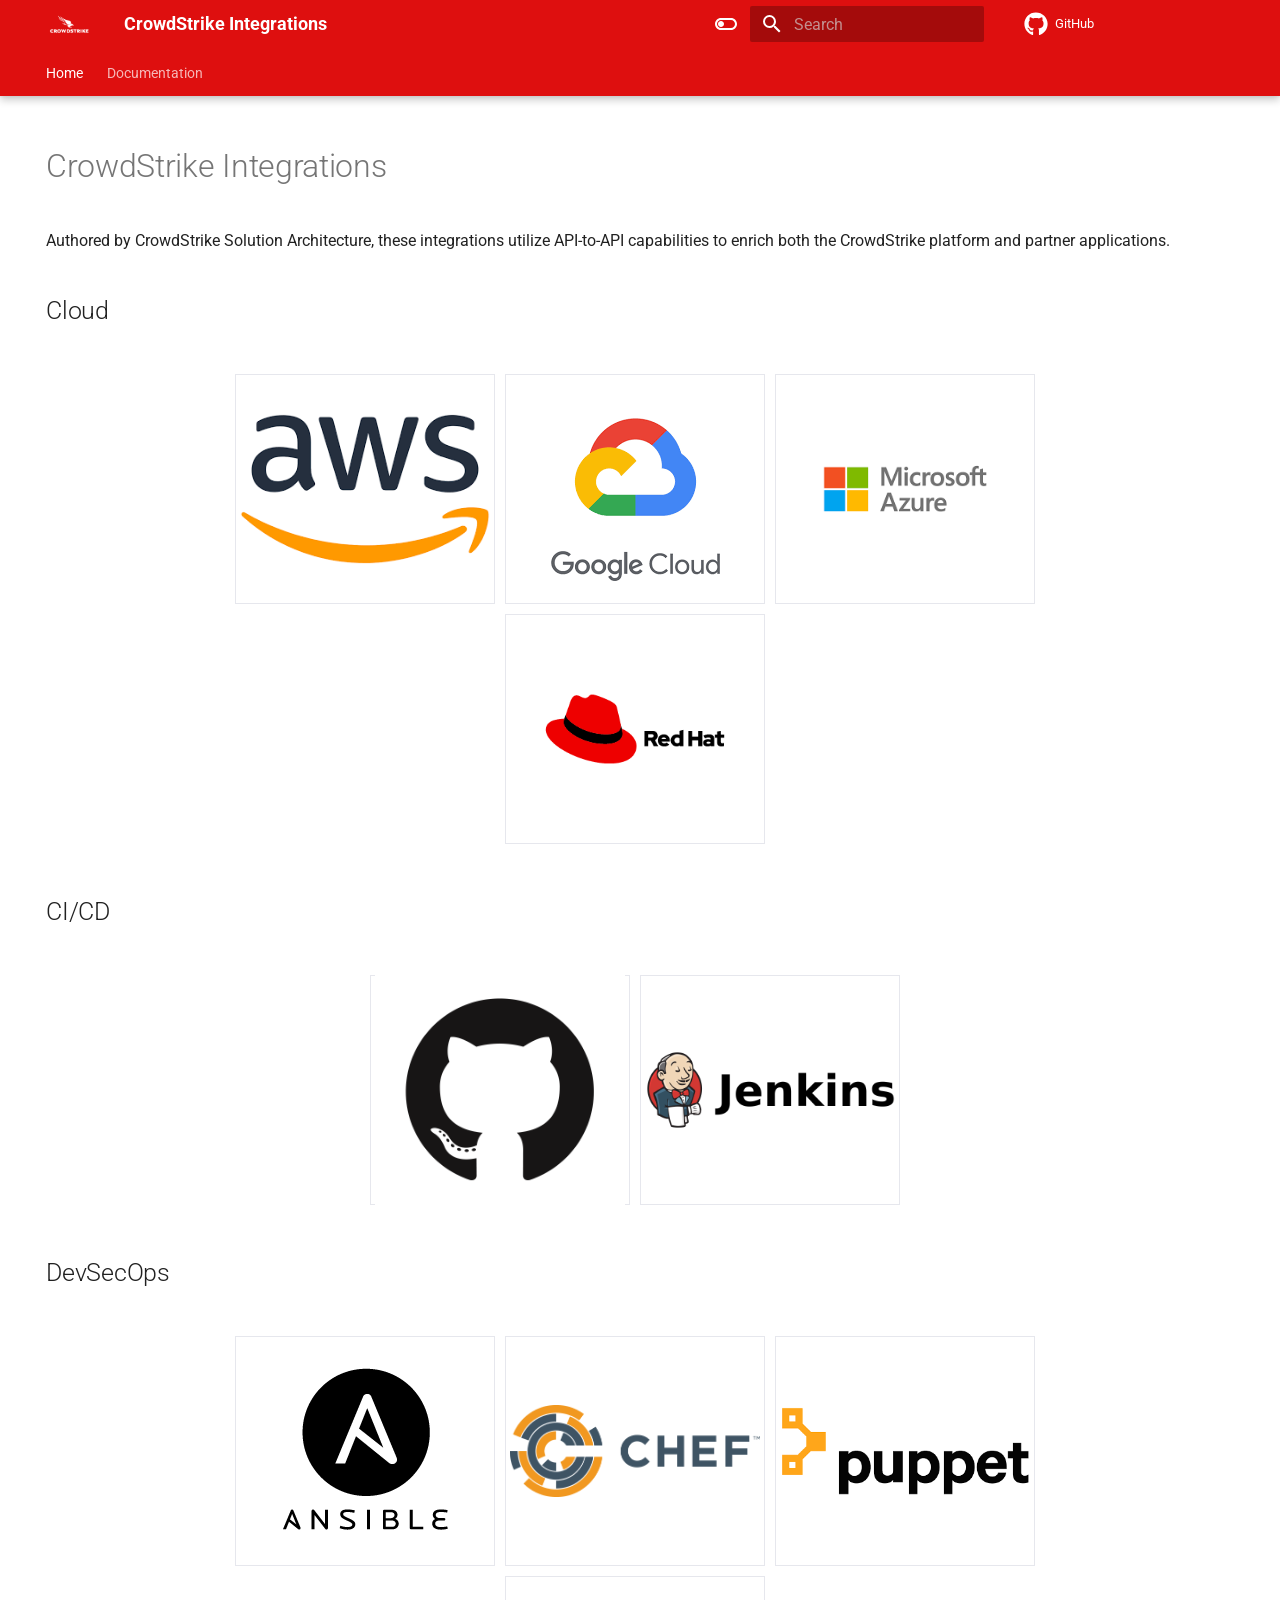
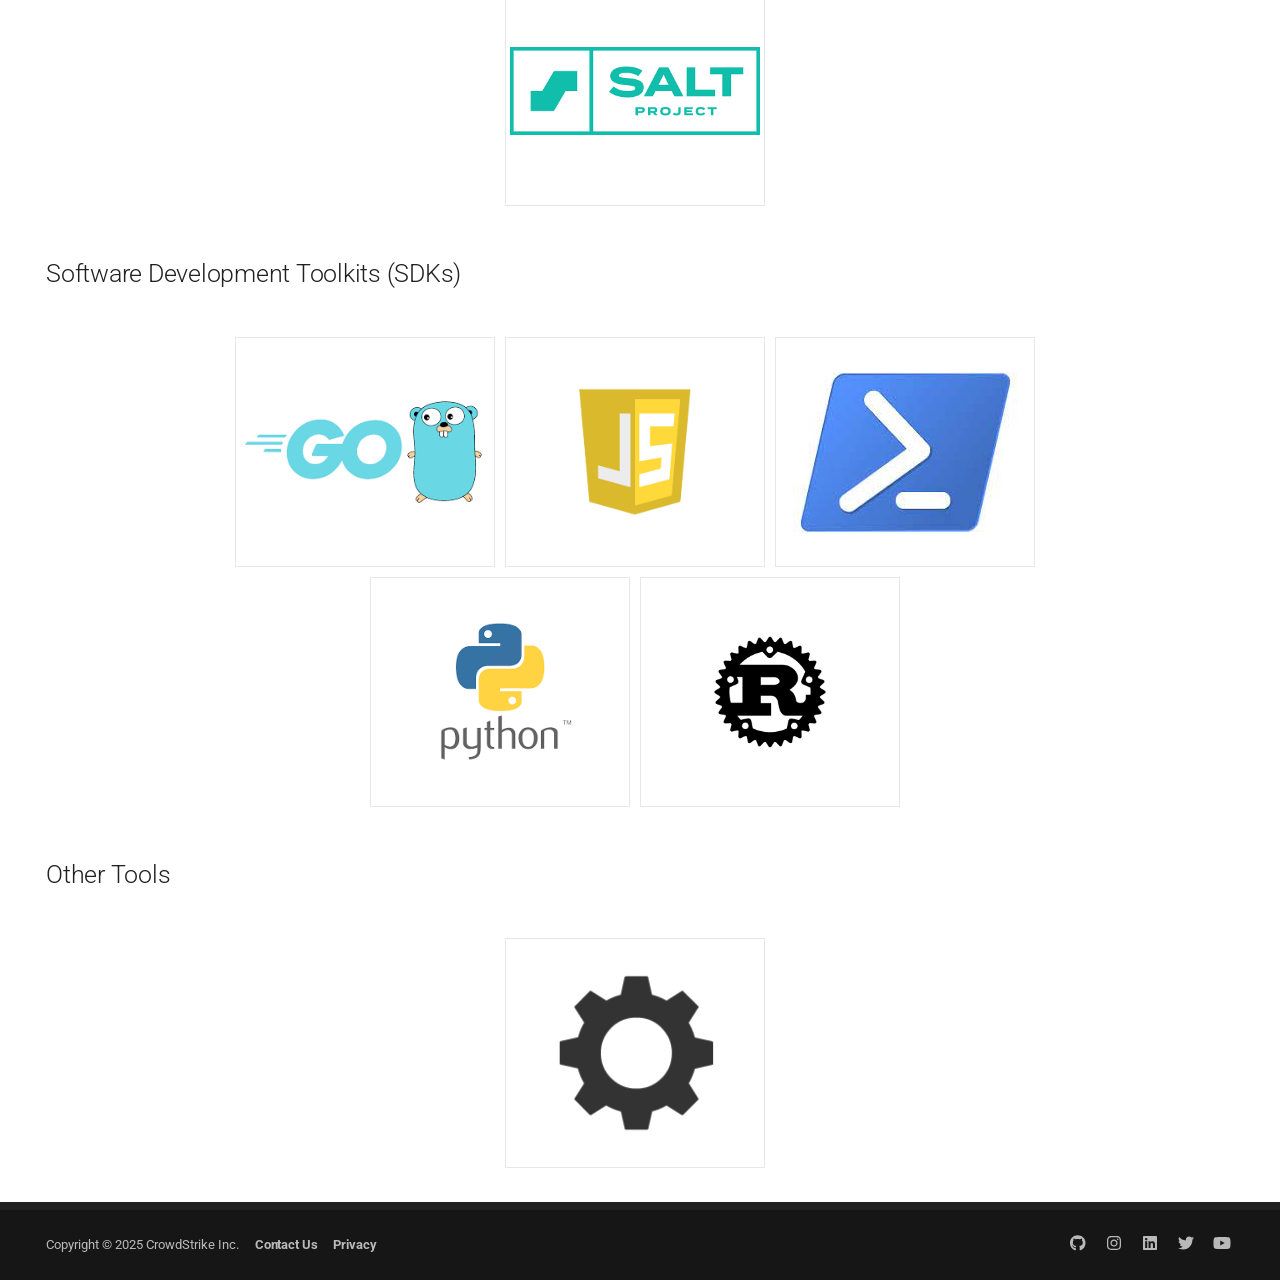
<file: index.html>
<!doctype html>
<html lang="en" class="no-js">
  <head>
    
      <meta charset="utf-8">
      <meta name="viewport" content="width=device-width,initial-scale=1">
      
      
      
      
      
        <link rel="next" href="docs/">
      
      
      <link rel="icon" href="assets/img/CS_Logos_2020_FullRed.png">
      <meta name="generator" content="mkdocs-1.6.1, mkdocs-material-9.6.11">
    
    
      
        <title>Home - CrowdStrike Integrations</title>
      
    
    
      <link rel="stylesheet" href="assets/stylesheets/main.4af4bdda.min.css">
      
        
        <link rel="stylesheet" href="assets/stylesheets/palette.06af60db.min.css">
      
      


    
    
      
    
    
      
        
        
        <link rel="preconnect" href="https://fonts.gstatic.com" crossorigin>
        <link rel="stylesheet" href="https://fonts.googleapis.com/css?family=Roboto:300,300i,400,400i,700,700i%7CRoboto+Mono:400,400i,700,700i&display=fallback">
        <style>:root{--md-text-font:"Roboto";--md-code-font:"Roboto Mono"}</style>
      
    
    
      <link rel="stylesheet" href="stylesheets/extra.css">
    
    <script>__md_scope=new URL(".",location),__md_hash=e=>[...e].reduce(((e,_)=>(e<<5)-e+_.charCodeAt(0)),0),__md_get=(e,_=localStorage,t=__md_scope)=>JSON.parse(_.getItem(t.pathname+"."+e)),__md_set=(e,_,t=localStorage,a=__md_scope)=>{try{t.setItem(a.pathname+"."+e,JSON.stringify(_))}catch(e){}}</script>
    
      

    
    
    
  </head>
  
  
    
    
      
    
    
    
    
    <body dir="ltr" data-md-color-scheme="default" data-md-color-primary="indigo" data-md-color-accent="indigo">
  
    
    <input class="md-toggle" data-md-toggle="drawer" type="checkbox" id="__drawer" autocomplete="off">
    <input class="md-toggle" data-md-toggle="search" type="checkbox" id="__search" autocomplete="off">
    <label class="md-overlay" for="__drawer"></label>
    <div data-md-component="skip">
      
        
        <a href="#crowdstrike-integrations" class="md-skip">
          Skip to content
        </a>
      
    </div>
    <div data-md-component="announce">
      
    </div>
    
    
      

  

<header class="md-header md-header--shadow md-header--lifted" data-md-component="header">
  <nav class="md-header__inner md-grid" aria-label="Header">
    <a href="." title="CrowdStrike Integrations" class="md-header__button md-logo" aria-label="CrowdStrike Integrations" data-md-component="logo">
      
  <img src="assets/img/CS_Logos_2020_FullWhite.png" alt="logo">

    </a>
    <label class="md-header__button md-icon" for="__drawer">
      
      <svg xmlns="http://www.w3.org/2000/svg" viewBox="0 0 24 24"><path d="M3 6h18v2H3zm0 5h18v2H3zm0 5h18v2H3z"/></svg>
    </label>
    <div class="md-header__title" data-md-component="header-title">
      <div class="md-header__ellipsis">
        <div class="md-header__topic">
          <span class="md-ellipsis">
            CrowdStrike Integrations
          </span>
        </div>
        <div class="md-header__topic" data-md-component="header-topic">
          <span class="md-ellipsis">
            
              Home
            
          </span>
        </div>
      </div>
    </div>
    
      
        <form class="md-header__option" data-md-component="palette">
  
    
    
    
    <input class="md-option" data-md-color-media="" data-md-color-scheme="default" data-md-color-primary="indigo" data-md-color-accent="indigo"  aria-label="Switch to dark mode"  type="radio" name="__palette" id="__palette_0">
    
      <label class="md-header__button md-icon" title="Switch to dark mode" for="__palette_1" hidden>
        <svg xmlns="http://www.w3.org/2000/svg" viewBox="0 0 24 24"><path d="M17 6H7c-3.31 0-6 2.69-6 6s2.69 6 6 6h10c3.31 0 6-2.69 6-6s-2.69-6-6-6m0 10H7c-2.21 0-4-1.79-4-4s1.79-4 4-4h10c2.21 0 4 1.79 4 4s-1.79 4-4 4M7 9c-1.66 0-3 1.34-3 3s1.34 3 3 3 3-1.34 3-3-1.34-3-3-3"/></svg>
      </label>
    
  
    
    
    
    <input class="md-option" data-md-color-media="" data-md-color-scheme="slate" data-md-color-primary="indigo" data-md-color-accent="indigo"  aria-label="Switch to light mode"  type="radio" name="__palette" id="__palette_1">
    
      <label class="md-header__button md-icon" title="Switch to light mode" for="__palette_0" hidden>
        <svg xmlns="http://www.w3.org/2000/svg" viewBox="0 0 24 24"><path d="M17 7H7a5 5 0 0 0-5 5 5 5 0 0 0 5 5h10a5 5 0 0 0 5-5 5 5 0 0 0-5-5m0 8a3 3 0 0 1-3-3 3 3 0 0 1 3-3 3 3 0 0 1 3 3 3 3 0 0 1-3 3"/></svg>
      </label>
    
  
</form>
      
    
    
      <script>var palette=__md_get("__palette");if(palette&&palette.color){if("(prefers-color-scheme)"===palette.color.media){var media=matchMedia("(prefers-color-scheme: light)"),input=document.querySelector(media.matches?"[data-md-color-media='(prefers-color-scheme: light)']":"[data-md-color-media='(prefers-color-scheme: dark)']");palette.color.media=input.getAttribute("data-md-color-media"),palette.color.scheme=input.getAttribute("data-md-color-scheme"),palette.color.primary=input.getAttribute("data-md-color-primary"),palette.color.accent=input.getAttribute("data-md-color-accent")}for(var[key,value]of Object.entries(palette.color))document.body.setAttribute("data-md-color-"+key,value)}</script>
    
    
    
      
      
        <label class="md-header__button md-icon" for="__search">
          
          <svg xmlns="http://www.w3.org/2000/svg" viewBox="0 0 24 24"><path d="M9.5 3A6.5 6.5 0 0 1 16 9.5c0 1.61-.59 3.09-1.56 4.23l.27.27h.79l5 5-1.5 1.5-5-5v-.79l-.27-.27A6.52 6.52 0 0 1 9.5 16 6.5 6.5 0 0 1 3 9.5 6.5 6.5 0 0 1 9.5 3m0 2C7 5 5 7 5 9.5S7 14 9.5 14 14 12 14 9.5 12 5 9.5 5"/></svg>
        </label>
        <div class="md-search" data-md-component="search" role="dialog">
  <label class="md-search__overlay" for="__search"></label>
  <div class="md-search__inner" role="search">
    <form class="md-search__form" name="search">
      <input type="text" class="md-search__input" name="query" aria-label="Search" placeholder="Search" autocapitalize="off" autocorrect="off" autocomplete="off" spellcheck="false" data-md-component="search-query" required>
      <label class="md-search__icon md-icon" for="__search">
        
        <svg xmlns="http://www.w3.org/2000/svg" viewBox="0 0 24 24"><path d="M9.5 3A6.5 6.5 0 0 1 16 9.5c0 1.61-.59 3.09-1.56 4.23l.27.27h.79l5 5-1.5 1.5-5-5v-.79l-.27-.27A6.52 6.52 0 0 1 9.5 16 6.5 6.5 0 0 1 3 9.5 6.5 6.5 0 0 1 9.5 3m0 2C7 5 5 7 5 9.5S7 14 9.5 14 14 12 14 9.5 12 5 9.5 5"/></svg>
        
        <svg xmlns="http://www.w3.org/2000/svg" viewBox="0 0 24 24"><path d="M20 11v2H8l5.5 5.5-1.42 1.42L4.16 12l7.92-7.92L13.5 5.5 8 11z"/></svg>
      </label>
      <nav class="md-search__options" aria-label="Search">
        
        <button type="reset" class="md-search__icon md-icon" title="Clear" aria-label="Clear" tabindex="-1">
          
          <svg xmlns="http://www.w3.org/2000/svg" viewBox="0 0 24 24"><path d="M19 6.41 17.59 5 12 10.59 6.41 5 5 6.41 10.59 12 5 17.59 6.41 19 12 13.41 17.59 19 19 17.59 13.41 12z"/></svg>
        </button>
      </nav>
      
    </form>
    <div class="md-search__output">
      <div class="md-search__scrollwrap" tabindex="0" data-md-scrollfix>
        <div class="md-search-result" data-md-component="search-result">
          <div class="md-search-result__meta">
            Initializing search
          </div>
          <ol class="md-search-result__list" role="presentation"></ol>
        </div>
      </div>
    </div>
  </div>
</div>
      
    
    
      <div class="md-header__source">
        <a href="https://github.com/crowdstrike/integrations" title="Go to repository" class="md-source" data-md-component="source">
  <div class="md-source__icon md-icon">
    
    <svg xmlns="http://www.w3.org/2000/svg" viewBox="0 0 496 512"><!--! Font Awesome Free 6.7.2 by @fontawesome - https://fontawesome.com License - https://fontawesome.com/license/free (Icons: CC BY 4.0, Fonts: SIL OFL 1.1, Code: MIT License) Copyright 2024 Fonticons, Inc.--><path d="M165.9 397.4c0 2-2.3 3.6-5.2 3.6-3.3.3-5.6-1.3-5.6-3.6 0-2 2.3-3.6 5.2-3.6 3-.3 5.6 1.3 5.6 3.6m-31.1-4.5c-.7 2 1.3 4.3 4.3 4.9 2.6 1 5.6 0 6.2-2s-1.3-4.3-4.3-5.2c-2.6-.7-5.5.3-6.2 2.3m44.2-1.7c-2.9.7-4.9 2.6-4.6 4.9.3 2 2.9 3.3 5.9 2.6 2.9-.7 4.9-2.6 4.6-4.6-.3-1.9-3-3.2-5.9-2.9M244.8 8C106.1 8 0 113.3 0 252c0 110.9 69.8 205.8 169.5 239.2 12.8 2.3 17.3-5.6 17.3-12.1 0-6.2-.3-40.4-.3-61.4 0 0-70 15-84.7-29.8 0 0-11.4-29.1-27.8-36.6 0 0-22.9-15.7 1.6-15.4 0 0 24.9 2 38.6 25.8 21.9 38.6 58.6 27.5 72.9 20.9 2.3-16 8.8-27.1 16-33.7-55.9-6.2-112.3-14.3-112.3-110.5 0-27.5 7.6-41.3 23.6-58.9-2.6-6.5-11.1-33.3 2.6-67.9 20.9-6.5 69 27 69 27 20-5.6 41.5-8.5 62.8-8.5s42.8 2.9 62.8 8.5c0 0 48.1-33.6 69-27 13.7 34.7 5.2 61.4 2.6 67.9 16 17.7 25.8 31.5 25.8 58.9 0 96.5-58.9 104.2-114.8 110.5 9.2 7.9 17 22.9 17 46.4 0 33.7-.3 75.4-.3 83.6 0 6.5 4.6 14.4 17.3 12.1C428.2 457.8 496 362.9 496 252 496 113.3 383.5 8 244.8 8M97.2 352.9c-1.3 1-1 3.3.7 5.2 1.6 1.6 3.9 2.3 5.2 1 1.3-1 1-3.3-.7-5.2-1.6-1.6-3.9-2.3-5.2-1m-10.8-8.1c-.7 1.3.3 2.9 2.3 3.9 1.6 1 3.6.7 4.3-.7.7-1.3-.3-2.9-2.3-3.9-2-.6-3.6-.3-4.3.7m32.4 35.6c-1.6 1.3-1 4.3 1.3 6.2 2.3 2.3 5.2 2.6 6.5 1 1.3-1.3.7-4.3-1.3-6.2-2.2-2.3-5.2-2.6-6.5-1m-11.4-14.7c-1.6 1-1.6 3.6 0 5.9s4.3 3.3 5.6 2.3c1.6-1.3 1.6-3.9 0-6.2-1.4-2.3-4-3.3-5.6-2"/></svg>
  </div>
  <div class="md-source__repository">
    GitHub
  </div>
</a>
      </div>
    
  </nav>
  
    
      
<nav class="md-tabs" aria-label="Tabs" data-md-component="tabs">
  <div class="md-grid">
    <ul class="md-tabs__list">
      
        
  
  
  
    
  
  
    <li class="md-tabs__item md-tabs__item--active">
      <a href="." class="md-tabs__link">
        
  
  
    
  
  Home

      </a>
    </li>
  

      
        
  
  
  
  
    
    
      <li class="md-tabs__item">
        <a href="docs/" class="md-tabs__link">
          
  
  
    
  
  Documentation

        </a>
      </li>
    
  

      
    </ul>
  </div>
</nav>
    
  
</header>
    
    <div class="md-container" data-md-component="container">
      
      
        
      
      <main class="md-main" data-md-component="main">
        <div class="md-main__inner md-grid">
          
            
              
                
              
              <div class="md-sidebar md-sidebar--primary" data-md-component="sidebar" data-md-type="navigation" hidden>
                <div class="md-sidebar__scrollwrap">
                  <div class="md-sidebar__inner">
                    


  


  

<nav class="md-nav md-nav--primary md-nav--lifted md-nav--integrated" aria-label="Navigation" data-md-level="0">
  <label class="md-nav__title" for="__drawer">
    <a href="." title="CrowdStrike Integrations" class="md-nav__button md-logo" aria-label="CrowdStrike Integrations" data-md-component="logo">
      
  <img src="assets/img/CS_Logos_2020_FullWhite.png" alt="logo">

    </a>
    CrowdStrike Integrations
  </label>
  
    <div class="md-nav__source">
      <a href="https://github.com/crowdstrike/integrations" title="Go to repository" class="md-source" data-md-component="source">
  <div class="md-source__icon md-icon">
    
    <svg xmlns="http://www.w3.org/2000/svg" viewBox="0 0 496 512"><!--! Font Awesome Free 6.7.2 by @fontawesome - https://fontawesome.com License - https://fontawesome.com/license/free (Icons: CC BY 4.0, Fonts: SIL OFL 1.1, Code: MIT License) Copyright 2024 Fonticons, Inc.--><path d="M165.9 397.4c0 2-2.3 3.6-5.2 3.6-3.3.3-5.6-1.3-5.6-3.6 0-2 2.3-3.6 5.2-3.6 3-.3 5.6 1.3 5.6 3.6m-31.1-4.5c-.7 2 1.3 4.3 4.3 4.9 2.6 1 5.6 0 6.2-2s-1.3-4.3-4.3-5.2c-2.6-.7-5.5.3-6.2 2.3m44.2-1.7c-2.9.7-4.9 2.6-4.6 4.9.3 2 2.9 3.3 5.9 2.6 2.9-.7 4.9-2.6 4.6-4.6-.3-1.9-3-3.2-5.9-2.9M244.8 8C106.1 8 0 113.3 0 252c0 110.9 69.8 205.8 169.5 239.2 12.8 2.3 17.3-5.6 17.3-12.1 0-6.2-.3-40.4-.3-61.4 0 0-70 15-84.7-29.8 0 0-11.4-29.1-27.8-36.6 0 0-22.9-15.7 1.6-15.4 0 0 24.9 2 38.6 25.8 21.9 38.6 58.6 27.5 72.9 20.9 2.3-16 8.8-27.1 16-33.7-55.9-6.2-112.3-14.3-112.3-110.5 0-27.5 7.6-41.3 23.6-58.9-2.6-6.5-11.1-33.3 2.6-67.9 20.9-6.5 69 27 69 27 20-5.6 41.5-8.5 62.8-8.5s42.8 2.9 62.8 8.5c0 0 48.1-33.6 69-27 13.7 34.7 5.2 61.4 2.6 67.9 16 17.7 25.8 31.5 25.8 58.9 0 96.5-58.9 104.2-114.8 110.5 9.2 7.9 17 22.9 17 46.4 0 33.7-.3 75.4-.3 83.6 0 6.5 4.6 14.4 17.3 12.1C428.2 457.8 496 362.9 496 252 496 113.3 383.5 8 244.8 8M97.2 352.9c-1.3 1-1 3.3.7 5.2 1.6 1.6 3.9 2.3 5.2 1 1.3-1 1-3.3-.7-5.2-1.6-1.6-3.9-2.3-5.2-1m-10.8-8.1c-.7 1.3.3 2.9 2.3 3.9 1.6 1 3.6.7 4.3-.7.7-1.3-.3-2.9-2.3-3.9-2-.6-3.6-.3-4.3.7m32.4 35.6c-1.6 1.3-1 4.3 1.3 6.2 2.3 2.3 5.2 2.6 6.5 1 1.3-1.3.7-4.3-1.3-6.2-2.2-2.3-5.2-2.6-6.5-1m-11.4-14.7c-1.6 1-1.6 3.6 0 5.9s4.3 3.3 5.6 2.3c1.6-1.3 1.6-3.9 0-6.2-1.4-2.3-4-3.3-5.6-2"/></svg>
  </div>
  <div class="md-source__repository">
    GitHub
  </div>
</a>
    </div>
  
  <ul class="md-nav__list" data-md-scrollfix>
    
      
      
  
  
    
  
  
  
    <li class="md-nav__item md-nav__item--active">
      
      <input class="md-nav__toggle md-toggle" type="checkbox" id="__toc">
      
      
        
      
      
        <label class="md-nav__link md-nav__link--active" for="__toc">
          
  
  
  <span class="md-ellipsis">
    Home
    
  </span>
  

          <span class="md-nav__icon md-icon"></span>
        </label>
      
      <a href="." class="md-nav__link md-nav__link--active">
        
  
  
  <span class="md-ellipsis">
    Home
    
  </span>
  

      </a>
      
        

<nav class="md-nav md-nav--secondary" aria-label="Table of contents">
  
  
  
    
  
  
    <label class="md-nav__title" for="__toc">
      <span class="md-nav__icon md-icon"></span>
      Table of contents
    </label>
    <ul class="md-nav__list" data-md-component="toc" data-md-scrollfix>
      
        <li class="md-nav__item">
  <a href="#cloud" class="md-nav__link">
    <span class="md-ellipsis">
      Cloud
    </span>
  </a>
  
</li>
      
        <li class="md-nav__item">
  <a href="#cicd" class="md-nav__link">
    <span class="md-ellipsis">
      CI/CD
    </span>
  </a>
  
</li>
      
        <li class="md-nav__item">
  <a href="#devsecops" class="md-nav__link">
    <span class="md-ellipsis">
      DevSecOps
    </span>
  </a>
  
</li>
      
        <li class="md-nav__item">
  <a href="#software-development-toolkits-sdks" class="md-nav__link">
    <span class="md-ellipsis">
      Software Development Toolkits (SDKs)
    </span>
  </a>
  
</li>
      
        <li class="md-nav__item">
  <a href="#other-tools" class="md-nav__link">
    <span class="md-ellipsis">
      Other Tools
    </span>
  </a>
  
</li>
      
    </ul>
  
</nav>
      
    </li>
  

    
      
      
  
  
  
  
    
    
      
        
          
        
      
        
      
        
      
        
      
        
      
        
      
        
      
    
    
    
      
      
    
    
    <li class="md-nav__item md-nav__item--nested">
      
        
        
        <input class="md-nav__toggle md-toggle " type="checkbox" id="__nav_2" >
        
          
          <div class="md-nav__link md-nav__container">
            <a href="docs/" class="md-nav__link ">
              
  
  
  <span class="md-ellipsis">
    Documentation
    
  </span>
  

            </a>
            
              
              <label class="md-nav__link " for="__nav_2" id="__nav_2_label" tabindex="0">
                <span class="md-nav__icon md-icon"></span>
              </label>
            
          </div>
        
        <nav class="md-nav" data-md-level="1" aria-labelledby="__nav_2_label" aria-expanded="false">
          <label class="md-nav__title" for="__nav_2">
            <span class="md-nav__icon md-icon"></span>
            Documentation
          </label>
          <ul class="md-nav__list" data-md-scrollfix>
            
              
            
              
                
  
  
  
  
    
    
      
        
          
        
      
        
      
        
      
    
    
    
      
      
    
    
    <li class="md-nav__item md-nav__item--nested">
      
        
        
        <input class="md-nav__toggle md-toggle " type="checkbox" id="__nav_2_2" >
        
          
          <div class="md-nav__link md-nav__container">
            <a href="docs/aws/" class="md-nav__link ">
              
  
  
  <span class="md-ellipsis">
    Amazon AWS
    
  </span>
  

            </a>
            
              
              <label class="md-nav__link " for="__nav_2_2" id="__nav_2_2_label" tabindex="0">
                <span class="md-nav__icon md-icon"></span>
              </label>
            
          </div>
        
        <nav class="md-nav" data-md-level="2" aria-labelledby="__nav_2_2_label" aria-expanded="false">
          <label class="md-nav__title" for="__nav_2_2">
            <span class="md-nav__icon md-icon"></span>
            Amazon AWS
          </label>
          <ul class="md-nav__list" data-md-scrollfix>
            
              
            
              
                
  
  
  
  
    
    
      
        
      
        
      
    
    
    
      
      
    
    
    <li class="md-nav__item md-nav__item--nested">
      
        
        
        <input class="md-nav__toggle md-toggle " type="checkbox" id="__nav_2_2_2" >
        
          
          <label class="md-nav__link" for="__nav_2_2_2" id="__nav_2_2_2_label" tabindex="0">
            
  
  
  <span class="md-ellipsis">
    AWS Network Firewall
    
  </span>
  

            <span class="md-nav__icon md-icon"></span>
          </label>
        
        <nav class="md-nav" data-md-level="3" aria-labelledby="__nav_2_2_2_label" aria-expanded="false">
          <label class="md-nav__title" for="__nav_2_2_2">
            <span class="md-nav__icon md-icon"></span>
            AWS Network Firewall
          </label>
          <ul class="md-nav__list" data-md-scrollfix>
            
              
                
  
  
  
  
    <li class="md-nav__item">
      <a href="docs/aws/aws-network-firewall/about/" class="md-nav__link">
        
  
  
  <span class="md-ellipsis">
    About AWS Firewall
    
  </span>
  

      </a>
    </li>
  

              
            
              
                
  
  
  
  
    <li class="md-nav__item">
      <a href="docs/aws/aws-network-firewall/cs-threat-intel/" class="md-nav__link">
        
  
  
  <span class="md-ellipsis">
    Integrating with CrowdStrike Threat Intelligence
    
  </span>
  

      </a>
    </li>
  

              
            
          </ul>
        </nav>
      
    </li>
  

              
            
              
                
  
  
  
  
    
    
      
        
          
        
      
    
    
    
      
      
    
    
    <li class="md-nav__item md-nav__item--nested">
      
        
        
        <input class="md-nav__toggle md-toggle " type="checkbox" id="__nav_2_2_3" >
        
          
          <div class="md-nav__link md-nav__container">
            <a href="docs/aws/aws-security-hub/" class="md-nav__link ">
              
  
  
  <span class="md-ellipsis">
    AWS Security Hub
    
  </span>
  

            </a>
            
          </div>
        
        <nav class="md-nav" data-md-level="3" aria-labelledby="__nav_2_2_3_label" aria-expanded="false">
          <label class="md-nav__title" for="__nav_2_2_3">
            <span class="md-nav__icon md-icon"></span>
            AWS Security Hub
          </label>
          <ul class="md-nav__list" data-md-scrollfix>
            
              
            
          </ul>
        </nav>
      
    </li>
  

              
            
          </ul>
        </nav>
      
    </li>
  

              
            
              
                
  
  
  
  
    
    
      
        
          
        
      
    
    
    
      
      
    
    
    <li class="md-nav__item md-nav__item--nested">
      
        
        
        <input class="md-nav__toggle md-toggle " type="checkbox" id="__nav_2_3" >
        
          
          <div class="md-nav__link md-nav__container">
            <a href="docs/google/" class="md-nav__link ">
              
  
  
  <span class="md-ellipsis">
    Google Cloud Platform
    
  </span>
  

            </a>
            
          </div>
        
        <nav class="md-nav" data-md-level="2" aria-labelledby="__nav_2_3_label" aria-expanded="false">
          <label class="md-nav__title" for="__nav_2_3">
            <span class="md-nav__icon md-icon"></span>
            Google Cloud Platform
          </label>
          <ul class="md-nav__list" data-md-scrollfix>
            
              
            
          </ul>
        </nav>
      
    </li>
  

              
            
              
                
  
  
  
  
    
    
      
        
          
        
      
    
    
    
      
      
    
    
    <li class="md-nav__item md-nav__item--nested">
      
        
        
        <input class="md-nav__toggle md-toggle " type="checkbox" id="__nav_2_4" >
        
          
          <div class="md-nav__link md-nav__container">
            <a href="docs/microsoft/" class="md-nav__link ">
              
  
  
  <span class="md-ellipsis">
    Microsoft Azure
    
  </span>
  

            </a>
            
          </div>
        
        <nav class="md-nav" data-md-level="2" aria-labelledby="__nav_2_4_label" aria-expanded="false">
          <label class="md-nav__title" for="__nav_2_4">
            <span class="md-nav__icon md-icon"></span>
            Microsoft Azure
          </label>
          <ul class="md-nav__list" data-md-scrollfix>
            
              
            
          </ul>
        </nav>
      
    </li>
  

              
            
              
                
  
  
  
  
    
    
      
        
          
        
      
    
    
    
      
      
    
    
    <li class="md-nav__item md-nav__item--nested">
      
        
        
        <input class="md-nav__toggle md-toggle " type="checkbox" id="__nav_2_5" >
        
          
          <div class="md-nav__link md-nav__container">
            <a href="docs/redhat/" class="md-nav__link ">
              
  
  
  <span class="md-ellipsis">
    Red Hat
    
  </span>
  

            </a>
            
          </div>
        
        <nav class="md-nav" data-md-level="2" aria-labelledby="__nav_2_5_label" aria-expanded="false">
          <label class="md-nav__title" for="__nav_2_5">
            <span class="md-nav__icon md-icon"></span>
            Red Hat
          </label>
          <ul class="md-nav__list" data-md-scrollfix>
            
              
            
          </ul>
        </nav>
      
    </li>
  

              
            
              
                
  
  
  
  
    
    
      
        
          
        
      
        
      
    
    
    
      
      
    
    
    <li class="md-nav__item md-nav__item--nested">
      
        
        
        <input class="md-nav__toggle md-toggle " type="checkbox" id="__nav_2_6" >
        
          
          <div class="md-nav__link md-nav__container">
            <a href="docs/sdk/" class="md-nav__link ">
              
  
  
  <span class="md-ellipsis">
    SDKs
    
  </span>
  

            </a>
            
              
              <label class="md-nav__link " for="__nav_2_6" id="__nav_2_6_label" tabindex="0">
                <span class="md-nav__icon md-icon"></span>
              </label>
            
          </div>
        
        <nav class="md-nav" data-md-level="2" aria-labelledby="__nav_2_6_label" aria-expanded="false">
          <label class="md-nav__title" for="__nav_2_6">
            <span class="md-nav__icon md-icon"></span>
            SDKs
          </label>
          <ul class="md-nav__list" data-md-scrollfix>
            
              
            
              
                
  
  
  
  
    
    
      
        
          
        
      
    
    
    
      
      
    
    
    <li class="md-nav__item md-nav__item--nested">
      
        
        
        <input class="md-nav__toggle md-toggle " type="checkbox" id="__nav_2_6_2" >
        
          
          <div class="md-nav__link md-nav__container">
            <a href="docs/sdk/gofalcon/" class="md-nav__link ">
              
  
  
  <span class="md-ellipsis">
    Gofalcon
    
  </span>
  

            </a>
            
          </div>
        
        <nav class="md-nav" data-md-level="3" aria-labelledby="__nav_2_6_2_label" aria-expanded="false">
          <label class="md-nav__title" for="__nav_2_6_2">
            <span class="md-nav__icon md-icon"></span>
            Gofalcon
          </label>
          <ul class="md-nav__list" data-md-scrollfix>
            
              
            
          </ul>
        </nav>
      
    </li>
  

              
            
          </ul>
        </nav>
      
    </li>
  

              
            
              
                
  
  
  
  
    
    
      
        
          
        
      
    
    
    
      
      
    
    
    <li class="md-nav__item md-nav__item--nested">
      
        
        
        <input class="md-nav__toggle md-toggle " type="checkbox" id="__nav_2_7" >
        
          
          <div class="md-nav__link md-nav__container">
            <a href="docs/tools/" class="md-nav__link ">
              
  
  
  <span class="md-ellipsis">
    Tools
    
  </span>
  

            </a>
            
          </div>
        
        <nav class="md-nav" data-md-level="2" aria-labelledby="__nav_2_7_label" aria-expanded="false">
          <label class="md-nav__title" for="__nav_2_7">
            <span class="md-nav__icon md-icon"></span>
            Tools
          </label>
          <ul class="md-nav__list" data-md-scrollfix>
            
              
            
          </ul>
        </nav>
      
    </li>
  

              
            
          </ul>
        </nav>
      
    </li>
  

    
  </ul>
</nav>
                  </div>
                </div>
              </div>
            
            
          
          
            <div class="md-content" data-md-component="content">
              <article class="md-content__inner md-typeset">
                
                  
  



  
  


<h1 id="crowdstrike-integrations">CrowdStrike Integrations<a class="headerlink" href="#crowdstrike-integrations" title="Permanent link">&para;</a></h1>
<p>Authored by CrowdStrike Solution Architecture, these integrations utilize API-to-API capabilities to enrich both the CrowdStrike platform and partner applications.</p>
<h2 id="cloud">Cloud<a class="headerlink" href="#cloud" title="Permanent link">&para;</a></h2>
<div class="grid-card">
  <a class="grid-item" href="docs/aws">
      <img src="assets/img/aws.png">
  </a>
  <a class="grid-item" href="docs/google">
      <img src="assets/img/gcp.png">
  </a>
  <a class="grid-item" href="docs/microsoft">
      <img src="assets/img/msft.png">
  </a>
  <a class="grid-item" href="docs/redhat">
      <img src="assets/img/redhat.png">
  </a>
</div>

<h2 id="cicd">CI/CD<a class="headerlink" href="#cicd" title="Permanent link">&para;</a></h2>
<div class="grid-card">
  <a class="grid-item" href="docs/github">
      <img src="assets/img/gh.png">
  </a>
  <a class="grid-item" href="docs/jenkins">
      <img src="assets/img/jenkins.png">
  </a>
</div>

<h2 id="devsecops">DevSecOps<a class="headerlink" href="#devsecops" title="Permanent link">&para;</a></h2>
<div class="grid-card">
  <a class="grid-item" href="docs/redhat">
      <img src="assets/img/ansible.png">
  </a>
  <a class="grid-item" href="docs/chef">
      <img src="assets/img/chef.png">
  </a>
  <a class="grid-item" href="docs/puppet">
      <img src="assets/img/puppet.png">
  </a>
  <a class="grid-item" href="docs/salt">
      <img src="assets/img/salt.png">
  </a>
</div>

<h2 id="software-development-toolkits-sdks">Software Development Toolkits (SDKs)<a class="headerlink" href="#software-development-toolkits-sdks" title="Permanent link">&para;</a></h2>
<div class="grid-card">
  <a class="grid-item" href="docs/sdk/gofalcon">
      <img src="assets/img/golang.png">
  </a>
  <a class="grid-item" href="docs/sdk/falconjs">
      <img src="assets/img/js.png">
  </a>
  <a class="grid-item" href="docs/sdk/psfalcon">
      <img src="assets/img/powershell.jpeg">
  </a>
  <a class="grid-item" href="docs/sdk/falconpy">
      <img src="assets/img/python.png">
  </a>
  <a class="grid-item" href="docs/sdk/rusty-falcon">
      <img src="assets/img/rust.png">
  </a>
</div>

<h2 id="other-tools">Other Tools<a class="headerlink" href="#other-tools" title="Permanent link">&para;</a></h2>
<div class="grid-card">
  <a class="grid-item" href="docs/tools">
      <img src="assets/img/gear.png">
  </a>
</div>







  
  




  



                
              </article>
            </div>
          
          
<script>var target=document.getElementById(location.hash.slice(1));target&&target.name&&(target.checked=target.name.startsWith("__tabbed_"))</script>
        </div>
        
          <button type="button" class="md-top md-icon" data-md-component="top" hidden>
  
  <svg xmlns="http://www.w3.org/2000/svg" viewBox="0 0 24 24"><path d="M13 20h-2V8l-5.5 5.5-1.42-1.42L12 4.16l7.92 7.92-1.42 1.42L13 8z"/></svg>
  Back to top
</button>
        
      </main>
      
        <footer class="md-footer">
	
	
          
	  
        
          
	  
	    
	  
        
  
    <nav class="md-footer__inner md-grid" aria-label="footer.title">
      
      
      
      
    </nav>
  
  <div class="md-footer-meta md-typeset">
    <div class="md-footer-meta__inner md-grid">
      <div class="md-copyright">
    <div class="md-copyright__highlight" style="display: inline-block;">
	    Copyright &copy; 2025 CrowdStrike Inc. 
    </div>
    <div style="display: inline-block; margin-left: 1em" >
	    <h4><a href="https://www.crowdstrike.com/contact-us"/>Contact Us</a></h4>
    </div>
    <div style="display: inline-block; margin-left: 1em;">
            <h4><a href="https://www.crowdstrike.com/privacy-notice"/>Privacy</a></h4>
    </div>
</div>
      
        <div class="md-social">
  
    
    
    
    
      
      
    
    <a href="https://github.com/crowdstrike" target="_blank" rel="noopener" title="github.com" class="md-social__link">
      <svg xmlns="http://www.w3.org/2000/svg" viewBox="0 0 496 512"><!--! Font Awesome Free 6.7.2 by @fontawesome - https://fontawesome.com License - https://fontawesome.com/license/free (Icons: CC BY 4.0, Fonts: SIL OFL 1.1, Code: MIT License) Copyright 2024 Fonticons, Inc.--><path d="M165.9 397.4c0 2-2.3 3.6-5.2 3.6-3.3.3-5.6-1.3-5.6-3.6 0-2 2.3-3.6 5.2-3.6 3-.3 5.6 1.3 5.6 3.6m-31.1-4.5c-.7 2 1.3 4.3 4.3 4.9 2.6 1 5.6 0 6.2-2s-1.3-4.3-4.3-5.2c-2.6-.7-5.5.3-6.2 2.3m44.2-1.7c-2.9.7-4.9 2.6-4.6 4.9.3 2 2.9 3.3 5.9 2.6 2.9-.7 4.9-2.6 4.6-4.6-.3-1.9-3-3.2-5.9-2.9M244.8 8C106.1 8 0 113.3 0 252c0 110.9 69.8 205.8 169.5 239.2 12.8 2.3 17.3-5.6 17.3-12.1 0-6.2-.3-40.4-.3-61.4 0 0-70 15-84.7-29.8 0 0-11.4-29.1-27.8-36.6 0 0-22.9-15.7 1.6-15.4 0 0 24.9 2 38.6 25.8 21.9 38.6 58.6 27.5 72.9 20.9 2.3-16 8.8-27.1 16-33.7-55.9-6.2-112.3-14.3-112.3-110.5 0-27.5 7.6-41.3 23.6-58.9-2.6-6.5-11.1-33.3 2.6-67.9 20.9-6.5 69 27 69 27 20-5.6 41.5-8.5 62.8-8.5s42.8 2.9 62.8 8.5c0 0 48.1-33.6 69-27 13.7 34.7 5.2 61.4 2.6 67.9 16 17.7 25.8 31.5 25.8 58.9 0 96.5-58.9 104.2-114.8 110.5 9.2 7.9 17 22.9 17 46.4 0 33.7-.3 75.4-.3 83.6 0 6.5 4.6 14.4 17.3 12.1C428.2 457.8 496 362.9 496 252 496 113.3 383.5 8 244.8 8M97.2 352.9c-1.3 1-1 3.3.7 5.2 1.6 1.6 3.9 2.3 5.2 1 1.3-1 1-3.3-.7-5.2-1.6-1.6-3.9-2.3-5.2-1m-10.8-8.1c-.7 1.3.3 2.9 2.3 3.9 1.6 1 3.6.7 4.3-.7.7-1.3-.3-2.9-2.3-3.9-2-.6-3.6-.3-4.3.7m32.4 35.6c-1.6 1.3-1 4.3 1.3 6.2 2.3 2.3 5.2 2.6 6.5 1 1.3-1.3.7-4.3-1.3-6.2-2.2-2.3-5.2-2.6-6.5-1m-11.4-14.7c-1.6 1-1.6 3.6 0 5.9s4.3 3.3 5.6 2.3c1.6-1.3 1.6-3.9 0-6.2-1.4-2.3-4-3.3-5.6-2"/></svg>
    </a>
  
    
    
    
    
      
      
    
    <a href="https://instagram.com/crowdstrike" target="_blank" rel="noopener" title="instagram.com" class="md-social__link">
      <svg xmlns="http://www.w3.org/2000/svg" viewBox="0 0 448 512"><!--! Font Awesome Free 6.7.2 by @fontawesome - https://fontawesome.com License - https://fontawesome.com/license/free (Icons: CC BY 4.0, Fonts: SIL OFL 1.1, Code: MIT License) Copyright 2024 Fonticons, Inc.--><path d="M224.1 141c-63.6 0-114.9 51.3-114.9 114.9s51.3 114.9 114.9 114.9S339 319.5 339 255.9 287.7 141 224.1 141m0 189.6c-41.1 0-74.7-33.5-74.7-74.7s33.5-74.7 74.7-74.7 74.7 33.5 74.7 74.7-33.6 74.7-74.7 74.7m146.4-194.3c0 14.9-12 26.8-26.8 26.8-14.9 0-26.8-12-26.8-26.8s12-26.8 26.8-26.8 26.8 12 26.8 26.8m76.1 27.2c-1.7-35.9-9.9-67.7-36.2-93.9-26.2-26.2-58-34.4-93.9-36.2-37-2.1-147.9-2.1-184.9 0-35.8 1.7-67.6 9.9-93.9 36.1s-34.4 58-36.2 93.9c-2.1 37-2.1 147.9 0 184.9 1.7 35.9 9.9 67.7 36.2 93.9s58 34.4 93.9 36.2c37 2.1 147.9 2.1 184.9 0 35.9-1.7 67.7-9.9 93.9-36.2 26.2-26.2 34.4-58 36.2-93.9 2.1-37 2.1-147.8 0-184.8M398.8 388c-7.8 19.6-22.9 34.7-42.6 42.6-29.5 11.7-99.5 9-132.1 9s-102.7 2.6-132.1-9c-19.6-7.8-34.7-22.9-42.6-42.6-11.7-29.5-9-99.5-9-132.1s-2.6-102.7 9-132.1c7.8-19.6 22.9-34.7 42.6-42.6 29.5-11.7 99.5-9 132.1-9s102.7-2.6 132.1 9c19.6 7.8 34.7 22.9 42.6 42.6 11.7 29.5 9 99.5 9 132.1s2.7 102.7-9 132.1"/></svg>
    </a>
  
    
    
    
    
      
      
    
    <a href="https://linkedin.com/company/crowdstrike" target="_blank" rel="noopener" title="linkedin.com" class="md-social__link">
      <svg xmlns="http://www.w3.org/2000/svg" viewBox="0 0 448 512"><!--! Font Awesome Free 6.7.2 by @fontawesome - https://fontawesome.com License - https://fontawesome.com/license/free (Icons: CC BY 4.0, Fonts: SIL OFL 1.1, Code: MIT License) Copyright 2024 Fonticons, Inc.--><path d="M416 32H31.9C14.3 32 0 46.5 0 64.3v383.4C0 465.5 14.3 480 31.9 480H416c17.6 0 32-14.5 32-32.3V64.3c0-17.8-14.4-32.3-32-32.3M135.4 416H69V202.2h66.5V416zm-33.2-243c-21.3 0-38.5-17.3-38.5-38.5S80.9 96 102.2 96c21.2 0 38.5 17.3 38.5 38.5 0 21.3-17.2 38.5-38.5 38.5m282.1 243h-66.4V312c0-24.8-.5-56.7-34.5-56.7-34.6 0-39.9 27-39.9 54.9V416h-66.4V202.2h63.7v29.2h.9c8.9-16.8 30.6-34.5 62.9-34.5 67.2 0 79.7 44.3 79.7 101.9z"/></svg>
    </a>
  
    
    
    
    
      
      
    
    <a href="https://twitter.com/crowdstrike" target="_blank" rel="noopener" title="twitter.com" class="md-social__link">
      <svg xmlns="http://www.w3.org/2000/svg" viewBox="0 0 512 512"><!--! Font Awesome Free 6.7.2 by @fontawesome - https://fontawesome.com License - https://fontawesome.com/license/free (Icons: CC BY 4.0, Fonts: SIL OFL 1.1, Code: MIT License) Copyright 2024 Fonticons, Inc.--><path d="M459.37 151.716c.325 4.548.325 9.097.325 13.645 0 138.72-105.583 298.558-298.558 298.558-59.452 0-114.68-17.219-161.137-47.106 8.447.974 16.568 1.299 25.34 1.299 49.055 0 94.213-16.568 130.274-44.832-46.132-.975-84.792-31.188-98.112-72.772 6.498.974 12.995 1.624 19.818 1.624 9.421 0 18.843-1.3 27.614-3.573-48.081-9.747-84.143-51.98-84.143-102.985v-1.299c13.969 7.797 30.214 12.67 47.431 13.319-28.264-18.843-46.781-51.005-46.781-87.391 0-19.492 5.197-37.36 14.294-52.954 51.655 63.675 129.3 105.258 216.365 109.807-1.624-7.797-2.599-15.918-2.599-24.04 0-57.828 46.782-104.934 104.934-104.934 30.213 0 57.502 12.67 76.67 33.137 23.715-4.548 46.456-13.32 66.599-25.34-7.798 24.366-24.366 44.833-46.132 57.827 21.117-2.273 41.584-8.122 60.426-16.243-14.292 20.791-32.161 39.308-52.628 54.253"/></svg>
    </a>
  
    
    
    
    
      
      
    
    <a href="https://www.youtube.com/channel/UCsRdY9CtEVWTNO4ulwfzqVA" target="_blank" rel="noopener" title="www.youtube.com" class="md-social__link">
      <svg xmlns="http://www.w3.org/2000/svg" viewBox="0 0 576 512"><!--! Font Awesome Free 6.7.2 by @fontawesome - https://fontawesome.com License - https://fontawesome.com/license/free (Icons: CC BY 4.0, Fonts: SIL OFL 1.1, Code: MIT License) Copyright 2024 Fonticons, Inc.--><path d="M549.655 124.083c-6.281-23.65-24.787-42.276-48.284-48.597C458.781 64 288 64 288 64S117.22 64 74.629 75.486c-23.497 6.322-42.003 24.947-48.284 48.597-11.412 42.867-11.412 132.305-11.412 132.305s0 89.438 11.412 132.305c6.281 23.65 24.787 41.5 48.284 47.821C117.22 448 288 448 288 448s170.78 0 213.371-11.486c23.497-6.321 42.003-24.171 48.284-47.821 11.412-42.867 11.412-132.305 11.412-132.305s0-89.438-11.412-132.305m-317.51 213.508V175.185l142.739 81.205z"/></svg>
    </a>
  
</div>
      
    </div>
  </div>
</footer>
      
    </div>
    <div class="md-dialog" data-md-component="dialog">
      <div class="md-dialog__inner md-typeset"></div>
    </div>
    
    
    
      
      <script id="__config" type="application/json">{"base": ".", "features": ["navigation.tabs", "navigation.indexes", "navigation.instant", "navigation.top", "navigation.tabs.sticky", "toc.integrate", "toc.follow"], "search": "assets/javascripts/workers/search.f8cc74c7.min.js", "tags": null, "translations": {"clipboard.copied": "Copied to clipboard", "clipboard.copy": "Copy to clipboard", "search.result.more.one": "1 more on this page", "search.result.more.other": "# more on this page", "search.result.none": "No matching documents", "search.result.one": "1 matching document", "search.result.other": "# matching documents", "search.result.placeholder": "Type to start searching", "search.result.term.missing": "Missing", "select.version": "Select version"}, "version": null}</script>
    
    
      <script src="assets/javascripts/bundle.c8b220af.min.js"></script>
      
    
  </body>
</html>
</file>
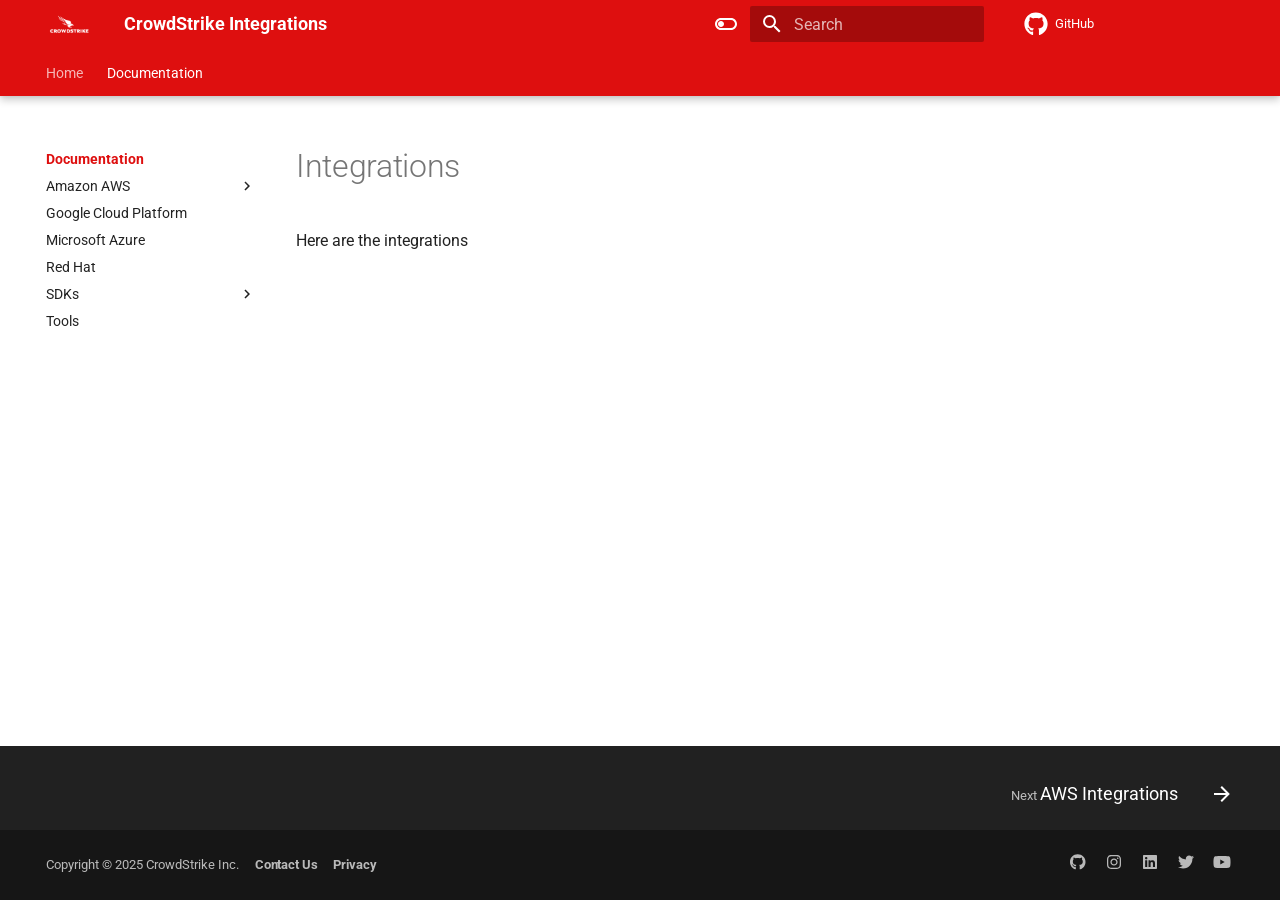
<file: docs/index.html>
<!doctype html>
<html lang="en" class="no-js">
  <head>
    
      <meta charset="utf-8">
      <meta name="viewport" content="width=device-width,initial-scale=1">
      
      
      
      
        <link rel="prev" href="..">
      
      
        <link rel="next" href="aws/">
      
      
      <link rel="icon" href="../assets/img/CS_Logos_2020_FullRed.png">
      <meta name="generator" content="mkdocs-1.6.1, mkdocs-material-9.6.11">
    
    
      
        <title>Integrations - CrowdStrike Integrations</title>
      
    
    
      <link rel="stylesheet" href="../assets/stylesheets/main.4af4bdda.min.css">
      
        
        <link rel="stylesheet" href="../assets/stylesheets/palette.06af60db.min.css">
      
      


    
    
      
    
    
      
        
        
        <link rel="preconnect" href="https://fonts.gstatic.com" crossorigin>
        <link rel="stylesheet" href="https://fonts.googleapis.com/css?family=Roboto:300,300i,400,400i,700,700i%7CRoboto+Mono:400,400i,700,700i&display=fallback">
        <style>:root{--md-text-font:"Roboto";--md-code-font:"Roboto Mono"}</style>
      
    
    
      <link rel="stylesheet" href="../stylesheets/extra.css">
    
    <script>__md_scope=new URL("..",location),__md_hash=e=>[...e].reduce(((e,_)=>(e<<5)-e+_.charCodeAt(0)),0),__md_get=(e,_=localStorage,t=__md_scope)=>JSON.parse(_.getItem(t.pathname+"."+e)),__md_set=(e,_,t=localStorage,a=__md_scope)=>{try{t.setItem(a.pathname+"."+e,JSON.stringify(_))}catch(e){}}</script>
    
      

    
    
    
  </head>
  
  
    
    
      
    
    
    
    
    <body dir="ltr" data-md-color-scheme="default" data-md-color-primary="indigo" data-md-color-accent="indigo">
  
    
    <input class="md-toggle" data-md-toggle="drawer" type="checkbox" id="__drawer" autocomplete="off">
    <input class="md-toggle" data-md-toggle="search" type="checkbox" id="__search" autocomplete="off">
    <label class="md-overlay" for="__drawer"></label>
    <div data-md-component="skip">
      
        
        <a href="#integrations" class="md-skip">
          Skip to content
        </a>
      
    </div>
    <div data-md-component="announce">
      
    </div>
    
    
      

  

<header class="md-header md-header--shadow md-header--lifted" data-md-component="header">
  <nav class="md-header__inner md-grid" aria-label="Header">
    <a href=".." title="CrowdStrike Integrations" class="md-header__button md-logo" aria-label="CrowdStrike Integrations" data-md-component="logo">
      
  <img src="../assets/img/CS_Logos_2020_FullWhite.png" alt="logo">

    </a>
    <label class="md-header__button md-icon" for="__drawer">
      
      <svg xmlns="http://www.w3.org/2000/svg" viewBox="0 0 24 24"><path d="M3 6h18v2H3zm0 5h18v2H3zm0 5h18v2H3z"/></svg>
    </label>
    <div class="md-header__title" data-md-component="header-title">
      <div class="md-header__ellipsis">
        <div class="md-header__topic">
          <span class="md-ellipsis">
            CrowdStrike Integrations
          </span>
        </div>
        <div class="md-header__topic" data-md-component="header-topic">
          <span class="md-ellipsis">
            
              Integrations
            
          </span>
        </div>
      </div>
    </div>
    
      
        <form class="md-header__option" data-md-component="palette">
  
    
    
    
    <input class="md-option" data-md-color-media="" data-md-color-scheme="default" data-md-color-primary="indigo" data-md-color-accent="indigo"  aria-label="Switch to dark mode"  type="radio" name="__palette" id="__palette_0">
    
      <label class="md-header__button md-icon" title="Switch to dark mode" for="__palette_1" hidden>
        <svg xmlns="http://www.w3.org/2000/svg" viewBox="0 0 24 24"><path d="M17 6H7c-3.31 0-6 2.69-6 6s2.69 6 6 6h10c3.31 0 6-2.69 6-6s-2.69-6-6-6m0 10H7c-2.21 0-4-1.79-4-4s1.79-4 4-4h10c2.21 0 4 1.79 4 4s-1.79 4-4 4M7 9c-1.66 0-3 1.34-3 3s1.34 3 3 3 3-1.34 3-3-1.34-3-3-3"/></svg>
      </label>
    
  
    
    
    
    <input class="md-option" data-md-color-media="" data-md-color-scheme="slate" data-md-color-primary="indigo" data-md-color-accent="indigo"  aria-label="Switch to light mode"  type="radio" name="__palette" id="__palette_1">
    
      <label class="md-header__button md-icon" title="Switch to light mode" for="__palette_0" hidden>
        <svg xmlns="http://www.w3.org/2000/svg" viewBox="0 0 24 24"><path d="M17 7H7a5 5 0 0 0-5 5 5 5 0 0 0 5 5h10a5 5 0 0 0 5-5 5 5 0 0 0-5-5m0 8a3 3 0 0 1-3-3 3 3 0 0 1 3-3 3 3 0 0 1 3 3 3 3 0 0 1-3 3"/></svg>
      </label>
    
  
</form>
      
    
    
      <script>var palette=__md_get("__palette");if(palette&&palette.color){if("(prefers-color-scheme)"===palette.color.media){var media=matchMedia("(prefers-color-scheme: light)"),input=document.querySelector(media.matches?"[data-md-color-media='(prefers-color-scheme: light)']":"[data-md-color-media='(prefers-color-scheme: dark)']");palette.color.media=input.getAttribute("data-md-color-media"),palette.color.scheme=input.getAttribute("data-md-color-scheme"),palette.color.primary=input.getAttribute("data-md-color-primary"),palette.color.accent=input.getAttribute("data-md-color-accent")}for(var[key,value]of Object.entries(palette.color))document.body.setAttribute("data-md-color-"+key,value)}</script>
    
    
    
      
      
        <label class="md-header__button md-icon" for="__search">
          
          <svg xmlns="http://www.w3.org/2000/svg" viewBox="0 0 24 24"><path d="M9.5 3A6.5 6.5 0 0 1 16 9.5c0 1.61-.59 3.09-1.56 4.23l.27.27h.79l5 5-1.5 1.5-5-5v-.79l-.27-.27A6.52 6.52 0 0 1 9.5 16 6.5 6.5 0 0 1 3 9.5 6.5 6.5 0 0 1 9.5 3m0 2C7 5 5 7 5 9.5S7 14 9.5 14 14 12 14 9.5 12 5 9.5 5"/></svg>
        </label>
        <div class="md-search" data-md-component="search" role="dialog">
  <label class="md-search__overlay" for="__search"></label>
  <div class="md-search__inner" role="search">
    <form class="md-search__form" name="search">
      <input type="text" class="md-search__input" name="query" aria-label="Search" placeholder="Search" autocapitalize="off" autocorrect="off" autocomplete="off" spellcheck="false" data-md-component="search-query" required>
      <label class="md-search__icon md-icon" for="__search">
        
        <svg xmlns="http://www.w3.org/2000/svg" viewBox="0 0 24 24"><path d="M9.5 3A6.5 6.5 0 0 1 16 9.5c0 1.61-.59 3.09-1.56 4.23l.27.27h.79l5 5-1.5 1.5-5-5v-.79l-.27-.27A6.52 6.52 0 0 1 9.5 16 6.5 6.5 0 0 1 3 9.5 6.5 6.5 0 0 1 9.5 3m0 2C7 5 5 7 5 9.5S7 14 9.5 14 14 12 14 9.5 12 5 9.5 5"/></svg>
        
        <svg xmlns="http://www.w3.org/2000/svg" viewBox="0 0 24 24"><path d="M20 11v2H8l5.5 5.5-1.42 1.42L4.16 12l7.92-7.92L13.5 5.5 8 11z"/></svg>
      </label>
      <nav class="md-search__options" aria-label="Search">
        
        <button type="reset" class="md-search__icon md-icon" title="Clear" aria-label="Clear" tabindex="-1">
          
          <svg xmlns="http://www.w3.org/2000/svg" viewBox="0 0 24 24"><path d="M19 6.41 17.59 5 12 10.59 6.41 5 5 6.41 10.59 12 5 17.59 6.41 19 12 13.41 17.59 19 19 17.59 13.41 12z"/></svg>
        </button>
      </nav>
      
    </form>
    <div class="md-search__output">
      <div class="md-search__scrollwrap" tabindex="0" data-md-scrollfix>
        <div class="md-search-result" data-md-component="search-result">
          <div class="md-search-result__meta">
            Initializing search
          </div>
          <ol class="md-search-result__list" role="presentation"></ol>
        </div>
      </div>
    </div>
  </div>
</div>
      
    
    
      <div class="md-header__source">
        <a href="https://github.com/crowdstrike/integrations" title="Go to repository" class="md-source" data-md-component="source">
  <div class="md-source__icon md-icon">
    
    <svg xmlns="http://www.w3.org/2000/svg" viewBox="0 0 496 512"><!--! Font Awesome Free 6.7.2 by @fontawesome - https://fontawesome.com License - https://fontawesome.com/license/free (Icons: CC BY 4.0, Fonts: SIL OFL 1.1, Code: MIT License) Copyright 2024 Fonticons, Inc.--><path d="M165.9 397.4c0 2-2.3 3.6-5.2 3.6-3.3.3-5.6-1.3-5.6-3.6 0-2 2.3-3.6 5.2-3.6 3-.3 5.6 1.3 5.6 3.6m-31.1-4.5c-.7 2 1.3 4.3 4.3 4.9 2.6 1 5.6 0 6.2-2s-1.3-4.3-4.3-5.2c-2.6-.7-5.5.3-6.2 2.3m44.2-1.7c-2.9.7-4.9 2.6-4.6 4.9.3 2 2.9 3.3 5.9 2.6 2.9-.7 4.9-2.6 4.6-4.6-.3-1.9-3-3.2-5.9-2.9M244.8 8C106.1 8 0 113.3 0 252c0 110.9 69.8 205.8 169.5 239.2 12.8 2.3 17.3-5.6 17.3-12.1 0-6.2-.3-40.4-.3-61.4 0 0-70 15-84.7-29.8 0 0-11.4-29.1-27.8-36.6 0 0-22.9-15.7 1.6-15.4 0 0 24.9 2 38.6 25.8 21.9 38.6 58.6 27.5 72.9 20.9 2.3-16 8.8-27.1 16-33.7-55.9-6.2-112.3-14.3-112.3-110.5 0-27.5 7.6-41.3 23.6-58.9-2.6-6.5-11.1-33.3 2.6-67.9 20.9-6.5 69 27 69 27 20-5.6 41.5-8.5 62.8-8.5s42.8 2.9 62.8 8.5c0 0 48.1-33.6 69-27 13.7 34.7 5.2 61.4 2.6 67.9 16 17.7 25.8 31.5 25.8 58.9 0 96.5-58.9 104.2-114.8 110.5 9.2 7.9 17 22.9 17 46.4 0 33.7-.3 75.4-.3 83.6 0 6.5 4.6 14.4 17.3 12.1C428.2 457.8 496 362.9 496 252 496 113.3 383.5 8 244.8 8M97.2 352.9c-1.3 1-1 3.3.7 5.2 1.6 1.6 3.9 2.3 5.2 1 1.3-1 1-3.3-.7-5.2-1.6-1.6-3.9-2.3-5.2-1m-10.8-8.1c-.7 1.3.3 2.9 2.3 3.9 1.6 1 3.6.7 4.3-.7.7-1.3-.3-2.9-2.3-3.9-2-.6-3.6-.3-4.3.7m32.4 35.6c-1.6 1.3-1 4.3 1.3 6.2 2.3 2.3 5.2 2.6 6.5 1 1.3-1.3.7-4.3-1.3-6.2-2.2-2.3-5.2-2.6-6.5-1m-11.4-14.7c-1.6 1-1.6 3.6 0 5.9s4.3 3.3 5.6 2.3c1.6-1.3 1.6-3.9 0-6.2-1.4-2.3-4-3.3-5.6-2"/></svg>
  </div>
  <div class="md-source__repository">
    GitHub
  </div>
</a>
      </div>
    
  </nav>
  
    
      
<nav class="md-tabs" aria-label="Tabs" data-md-component="tabs">
  <div class="md-grid">
    <ul class="md-tabs__list">
      
        
  
  
  
  
    <li class="md-tabs__item">
      <a href=".." class="md-tabs__link">
        
  
  
    
  
  Home

      </a>
    </li>
  

      
        
  
  
  
    
  
  
    
    
      <li class="md-tabs__item md-tabs__item--active">
        <a href="./" class="md-tabs__link">
          
  
  
    
  
  Documentation

        </a>
      </li>
    
  

      
    </ul>
  </div>
</nav>
    
  
</header>
    
    <div class="md-container" data-md-component="container">
      
      
        
      
      <main class="md-main" data-md-component="main">
        <div class="md-main__inner md-grid">
          
            
              
                
              
              <div class="md-sidebar md-sidebar--primary" data-md-component="sidebar" data-md-type="navigation" >
                <div class="md-sidebar__scrollwrap">
                  <div class="md-sidebar__inner">
                    


  


  

<nav class="md-nav md-nav--primary md-nav--lifted md-nav--integrated" aria-label="Navigation" data-md-level="0">
  <label class="md-nav__title" for="__drawer">
    <a href=".." title="CrowdStrike Integrations" class="md-nav__button md-logo" aria-label="CrowdStrike Integrations" data-md-component="logo">
      
  <img src="../assets/img/CS_Logos_2020_FullWhite.png" alt="logo">

    </a>
    CrowdStrike Integrations
  </label>
  
    <div class="md-nav__source">
      <a href="https://github.com/crowdstrike/integrations" title="Go to repository" class="md-source" data-md-component="source">
  <div class="md-source__icon md-icon">
    
    <svg xmlns="http://www.w3.org/2000/svg" viewBox="0 0 496 512"><!--! Font Awesome Free 6.7.2 by @fontawesome - https://fontawesome.com License - https://fontawesome.com/license/free (Icons: CC BY 4.0, Fonts: SIL OFL 1.1, Code: MIT License) Copyright 2024 Fonticons, Inc.--><path d="M165.9 397.4c0 2-2.3 3.6-5.2 3.6-3.3.3-5.6-1.3-5.6-3.6 0-2 2.3-3.6 5.2-3.6 3-.3 5.6 1.3 5.6 3.6m-31.1-4.5c-.7 2 1.3 4.3 4.3 4.9 2.6 1 5.6 0 6.2-2s-1.3-4.3-4.3-5.2c-2.6-.7-5.5.3-6.2 2.3m44.2-1.7c-2.9.7-4.9 2.6-4.6 4.9.3 2 2.9 3.3 5.9 2.6 2.9-.7 4.9-2.6 4.6-4.6-.3-1.9-3-3.2-5.9-2.9M244.8 8C106.1 8 0 113.3 0 252c0 110.9 69.8 205.8 169.5 239.2 12.8 2.3 17.3-5.6 17.3-12.1 0-6.2-.3-40.4-.3-61.4 0 0-70 15-84.7-29.8 0 0-11.4-29.1-27.8-36.6 0 0-22.9-15.7 1.6-15.4 0 0 24.9 2 38.6 25.8 21.9 38.6 58.6 27.5 72.9 20.9 2.3-16 8.8-27.1 16-33.7-55.9-6.2-112.3-14.3-112.3-110.5 0-27.5 7.6-41.3 23.6-58.9-2.6-6.5-11.1-33.3 2.6-67.9 20.9-6.5 69 27 69 27 20-5.6 41.5-8.5 62.8-8.5s42.8 2.9 62.8 8.5c0 0 48.1-33.6 69-27 13.7 34.7 5.2 61.4 2.6 67.9 16 17.7 25.8 31.5 25.8 58.9 0 96.5-58.9 104.2-114.8 110.5 9.2 7.9 17 22.9 17 46.4 0 33.7-.3 75.4-.3 83.6 0 6.5 4.6 14.4 17.3 12.1C428.2 457.8 496 362.9 496 252 496 113.3 383.5 8 244.8 8M97.2 352.9c-1.3 1-1 3.3.7 5.2 1.6 1.6 3.9 2.3 5.2 1 1.3-1 1-3.3-.7-5.2-1.6-1.6-3.9-2.3-5.2-1m-10.8-8.1c-.7 1.3.3 2.9 2.3 3.9 1.6 1 3.6.7 4.3-.7.7-1.3-.3-2.9-2.3-3.9-2-.6-3.6-.3-4.3.7m32.4 35.6c-1.6 1.3-1 4.3 1.3 6.2 2.3 2.3 5.2 2.6 6.5 1 1.3-1.3.7-4.3-1.3-6.2-2.2-2.3-5.2-2.6-6.5-1m-11.4-14.7c-1.6 1-1.6 3.6 0 5.9s4.3 3.3 5.6 2.3c1.6-1.3 1.6-3.9 0-6.2-1.4-2.3-4-3.3-5.6-2"/></svg>
  </div>
  <div class="md-source__repository">
    GitHub
  </div>
</a>
    </div>
  
  <ul class="md-nav__list" data-md-scrollfix>
    
      
      
  
  
  
  
    <li class="md-nav__item">
      <a href=".." class="md-nav__link">
        
  
  
  <span class="md-ellipsis">
    Home
    
  </span>
  

      </a>
    </li>
  

    
      
      
  
  
    
  
  
  
    
    
      
        
          
        
      
        
      
        
      
        
      
        
      
        
      
        
      
    
    
    
      
        
        
      
      
    
    
    <li class="md-nav__item md-nav__item--active md-nav__item--section md-nav__item--nested">
      
        
        
        <input class="md-nav__toggle md-toggle " type="checkbox" id="__nav_2" checked>
        
          
          <div class="md-nav__link md-nav__container">
            <a href="./" class="md-nav__link md-nav__link--active">
              
  
  
  <span class="md-ellipsis">
    Documentation
    
  </span>
  

            </a>
            
              
              <label class="md-nav__link md-nav__link--active" for="__nav_2" id="__nav_2_label" tabindex="">
                <span class="md-nav__icon md-icon"></span>
              </label>
            
          </div>
        
        <nav class="md-nav" data-md-level="1" aria-labelledby="__nav_2_label" aria-expanded="true">
          <label class="md-nav__title" for="__nav_2">
            <span class="md-nav__icon md-icon"></span>
            Documentation
          </label>
          <ul class="md-nav__list" data-md-scrollfix>
            
              
            
              
                
  
  
  
  
    
    
      
        
          
        
      
        
      
        
      
    
    
    
      
      
    
    
    <li class="md-nav__item md-nav__item--nested">
      
        
        
        <input class="md-nav__toggle md-toggle " type="checkbox" id="__nav_2_2" >
        
          
          <div class="md-nav__link md-nav__container">
            <a href="aws/" class="md-nav__link ">
              
  
  
  <span class="md-ellipsis">
    Amazon AWS
    
  </span>
  

            </a>
            
              
              <label class="md-nav__link " for="__nav_2_2" id="__nav_2_2_label" tabindex="0">
                <span class="md-nav__icon md-icon"></span>
              </label>
            
          </div>
        
        <nav class="md-nav" data-md-level="2" aria-labelledby="__nav_2_2_label" aria-expanded="false">
          <label class="md-nav__title" for="__nav_2_2">
            <span class="md-nav__icon md-icon"></span>
            Amazon AWS
          </label>
          <ul class="md-nav__list" data-md-scrollfix>
            
              
            
              
                
  
  
  
  
    
    
      
        
      
        
      
    
    
    
      
      
    
    
    <li class="md-nav__item md-nav__item--nested">
      
        
        
        <input class="md-nav__toggle md-toggle " type="checkbox" id="__nav_2_2_2" >
        
          
          <label class="md-nav__link" for="__nav_2_2_2" id="__nav_2_2_2_label" tabindex="0">
            
  
  
  <span class="md-ellipsis">
    AWS Network Firewall
    
  </span>
  

            <span class="md-nav__icon md-icon"></span>
          </label>
        
        <nav class="md-nav" data-md-level="3" aria-labelledby="__nav_2_2_2_label" aria-expanded="false">
          <label class="md-nav__title" for="__nav_2_2_2">
            <span class="md-nav__icon md-icon"></span>
            AWS Network Firewall
          </label>
          <ul class="md-nav__list" data-md-scrollfix>
            
              
                
  
  
  
  
    <li class="md-nav__item">
      <a href="aws/aws-network-firewall/about/" class="md-nav__link">
        
  
  
  <span class="md-ellipsis">
    About AWS Firewall
    
  </span>
  

      </a>
    </li>
  

              
            
              
                
  
  
  
  
    <li class="md-nav__item">
      <a href="aws/aws-network-firewall/cs-threat-intel/" class="md-nav__link">
        
  
  
  <span class="md-ellipsis">
    Integrating with CrowdStrike Threat Intelligence
    
  </span>
  

      </a>
    </li>
  

              
            
          </ul>
        </nav>
      
    </li>
  

              
            
              
                
  
  
  
  
    
    
      
        
          
        
      
    
    
    
      
      
    
    
    <li class="md-nav__item md-nav__item--nested">
      
        
        
        <input class="md-nav__toggle md-toggle " type="checkbox" id="__nav_2_2_3" >
        
          
          <div class="md-nav__link md-nav__container">
            <a href="aws/aws-security-hub/" class="md-nav__link ">
              
  
  
  <span class="md-ellipsis">
    AWS Security Hub
    
  </span>
  

            </a>
            
          </div>
        
        <nav class="md-nav" data-md-level="3" aria-labelledby="__nav_2_2_3_label" aria-expanded="false">
          <label class="md-nav__title" for="__nav_2_2_3">
            <span class="md-nav__icon md-icon"></span>
            AWS Security Hub
          </label>
          <ul class="md-nav__list" data-md-scrollfix>
            
              
            
          </ul>
        </nav>
      
    </li>
  

              
            
          </ul>
        </nav>
      
    </li>
  

              
            
              
                
  
  
  
  
    
    
      
        
          
        
      
    
    
    
      
      
    
    
    <li class="md-nav__item md-nav__item--nested">
      
        
        
        <input class="md-nav__toggle md-toggle " type="checkbox" id="__nav_2_3" >
        
          
          <div class="md-nav__link md-nav__container">
            <a href="google/" class="md-nav__link ">
              
  
  
  <span class="md-ellipsis">
    Google Cloud Platform
    
  </span>
  

            </a>
            
          </div>
        
        <nav class="md-nav" data-md-level="2" aria-labelledby="__nav_2_3_label" aria-expanded="false">
          <label class="md-nav__title" for="__nav_2_3">
            <span class="md-nav__icon md-icon"></span>
            Google Cloud Platform
          </label>
          <ul class="md-nav__list" data-md-scrollfix>
            
              
            
          </ul>
        </nav>
      
    </li>
  

              
            
              
                
  
  
  
  
    
    
      
        
          
        
      
    
    
    
      
      
    
    
    <li class="md-nav__item md-nav__item--nested">
      
        
        
        <input class="md-nav__toggle md-toggle " type="checkbox" id="__nav_2_4" >
        
          
          <div class="md-nav__link md-nav__container">
            <a href="microsoft/" class="md-nav__link ">
              
  
  
  <span class="md-ellipsis">
    Microsoft Azure
    
  </span>
  

            </a>
            
          </div>
        
        <nav class="md-nav" data-md-level="2" aria-labelledby="__nav_2_4_label" aria-expanded="false">
          <label class="md-nav__title" for="__nav_2_4">
            <span class="md-nav__icon md-icon"></span>
            Microsoft Azure
          </label>
          <ul class="md-nav__list" data-md-scrollfix>
            
              
            
          </ul>
        </nav>
      
    </li>
  

              
            
              
                
  
  
  
  
    
    
      
        
          
        
      
    
    
    
      
      
    
    
    <li class="md-nav__item md-nav__item--nested">
      
        
        
        <input class="md-nav__toggle md-toggle " type="checkbox" id="__nav_2_5" >
        
          
          <div class="md-nav__link md-nav__container">
            <a href="redhat/" class="md-nav__link ">
              
  
  
  <span class="md-ellipsis">
    Red Hat
    
  </span>
  

            </a>
            
          </div>
        
        <nav class="md-nav" data-md-level="2" aria-labelledby="__nav_2_5_label" aria-expanded="false">
          <label class="md-nav__title" for="__nav_2_5">
            <span class="md-nav__icon md-icon"></span>
            Red Hat
          </label>
          <ul class="md-nav__list" data-md-scrollfix>
            
              
            
          </ul>
        </nav>
      
    </li>
  

              
            
              
                
  
  
  
  
    
    
      
        
          
        
      
        
      
    
    
    
      
      
    
    
    <li class="md-nav__item md-nav__item--nested">
      
        
        
        <input class="md-nav__toggle md-toggle " type="checkbox" id="__nav_2_6" >
        
          
          <div class="md-nav__link md-nav__container">
            <a href="sdk/" class="md-nav__link ">
              
  
  
  <span class="md-ellipsis">
    SDKs
    
  </span>
  

            </a>
            
              
              <label class="md-nav__link " for="__nav_2_6" id="__nav_2_6_label" tabindex="0">
                <span class="md-nav__icon md-icon"></span>
              </label>
            
          </div>
        
        <nav class="md-nav" data-md-level="2" aria-labelledby="__nav_2_6_label" aria-expanded="false">
          <label class="md-nav__title" for="__nav_2_6">
            <span class="md-nav__icon md-icon"></span>
            SDKs
          </label>
          <ul class="md-nav__list" data-md-scrollfix>
            
              
            
              
                
  
  
  
  
    
    
      
        
          
        
      
    
    
    
      
      
    
    
    <li class="md-nav__item md-nav__item--nested">
      
        
        
        <input class="md-nav__toggle md-toggle " type="checkbox" id="__nav_2_6_2" >
        
          
          <div class="md-nav__link md-nav__container">
            <a href="sdk/gofalcon/" class="md-nav__link ">
              
  
  
  <span class="md-ellipsis">
    Gofalcon
    
  </span>
  

            </a>
            
          </div>
        
        <nav class="md-nav" data-md-level="3" aria-labelledby="__nav_2_6_2_label" aria-expanded="false">
          <label class="md-nav__title" for="__nav_2_6_2">
            <span class="md-nav__icon md-icon"></span>
            Gofalcon
          </label>
          <ul class="md-nav__list" data-md-scrollfix>
            
              
            
          </ul>
        </nav>
      
    </li>
  

              
            
          </ul>
        </nav>
      
    </li>
  

              
            
              
                
  
  
  
  
    
    
      
        
          
        
      
    
    
    
      
      
    
    
    <li class="md-nav__item md-nav__item--nested">
      
        
        
        <input class="md-nav__toggle md-toggle " type="checkbox" id="__nav_2_7" >
        
          
          <div class="md-nav__link md-nav__container">
            <a href="tools/" class="md-nav__link ">
              
  
  
  <span class="md-ellipsis">
    Tools
    
  </span>
  

            </a>
            
          </div>
        
        <nav class="md-nav" data-md-level="2" aria-labelledby="__nav_2_7_label" aria-expanded="false">
          <label class="md-nav__title" for="__nav_2_7">
            <span class="md-nav__icon md-icon"></span>
            Tools
          </label>
          <ul class="md-nav__list" data-md-scrollfix>
            
              
            
          </ul>
        </nav>
      
    </li>
  

              
            
          </ul>
        </nav>
      
    </li>
  

    
  </ul>
</nav>
                  </div>
                </div>
              </div>
            
            
          
          
            <div class="md-content" data-md-component="content">
              <article class="md-content__inner md-typeset">
                
                  
  



  
  


<h1 id="integrations">Integrations<a class="headerlink" href="#integrations" title="Permanent link">&para;</a></h1>
<p>Here are the integrations</p>







  
  




  



                
              </article>
            </div>
          
          
<script>var target=document.getElementById(location.hash.slice(1));target&&target.name&&(target.checked=target.name.startsWith("__tabbed_"))</script>
        </div>
        
          <button type="button" class="md-top md-icon" data-md-component="top" hidden>
  
  <svg xmlns="http://www.w3.org/2000/svg" viewBox="0 0 24 24"><path d="M13 20h-2V8l-5.5 5.5-1.42-1.42L12 4.16l7.92 7.92-1.42 1.42L13 8z"/></svg>
  Back to top
</button>
        
      </main>
      
        <footer class="md-footer">
	
	
          
	    
	  
	  
        
          
	  
        
          
	  
        
  
    <nav class="md-footer__inner md-grid" aria-label="footer.title">
      
      
      
        
        <a href="aws/" class="md-footer__link md-footer__link--next" aria-label="Next: AWS Integrations" rel="next">
          <div class="md-footer__title">
            <div class="md-ellipsis">
              <span class="md-footer__direction">
                Next
              </span>
              AWS Integrations
            </div>
          </div>
          <div class="md-footer__button md-icon">
            <svg xmlns="http://www.w3.org/2000/svg" viewBox="0 0 24 24"><path d="M4 11v2h12l-5.5 5.5 1.42 1.42L19.84 12l-7.92-7.92L10.5 5.5 16 11z"/></svg>
          </div>
        </a>
      
      
    </nav>
  
  <div class="md-footer-meta md-typeset">
    <div class="md-footer-meta__inner md-grid">
      <div class="md-copyright">
    <div class="md-copyright__highlight" style="display: inline-block;">
	    Copyright &copy; 2025 CrowdStrike Inc. 
    </div>
    <div style="display: inline-block; margin-left: 1em" >
	    <h4><a href="https://www.crowdstrike.com/contact-us"/>Contact Us</a></h4>
    </div>
    <div style="display: inline-block; margin-left: 1em;">
            <h4><a href="https://www.crowdstrike.com/privacy-notice"/>Privacy</a></h4>
    </div>
</div>
      
        <div class="md-social">
  
    
    
    
    
      
      
    
    <a href="https://github.com/crowdstrike" target="_blank" rel="noopener" title="github.com" class="md-social__link">
      <svg xmlns="http://www.w3.org/2000/svg" viewBox="0 0 496 512"><!--! Font Awesome Free 6.7.2 by @fontawesome - https://fontawesome.com License - https://fontawesome.com/license/free (Icons: CC BY 4.0, Fonts: SIL OFL 1.1, Code: MIT License) Copyright 2024 Fonticons, Inc.--><path d="M165.9 397.4c0 2-2.3 3.6-5.2 3.6-3.3.3-5.6-1.3-5.6-3.6 0-2 2.3-3.6 5.2-3.6 3-.3 5.6 1.3 5.6 3.6m-31.1-4.5c-.7 2 1.3 4.3 4.3 4.9 2.6 1 5.6 0 6.2-2s-1.3-4.3-4.3-5.2c-2.6-.7-5.5.3-6.2 2.3m44.2-1.7c-2.9.7-4.9 2.6-4.6 4.9.3 2 2.9 3.3 5.9 2.6 2.9-.7 4.9-2.6 4.6-4.6-.3-1.9-3-3.2-5.9-2.9M244.8 8C106.1 8 0 113.3 0 252c0 110.9 69.8 205.8 169.5 239.2 12.8 2.3 17.3-5.6 17.3-12.1 0-6.2-.3-40.4-.3-61.4 0 0-70 15-84.7-29.8 0 0-11.4-29.1-27.8-36.6 0 0-22.9-15.7 1.6-15.4 0 0 24.9 2 38.6 25.8 21.9 38.6 58.6 27.5 72.9 20.9 2.3-16 8.8-27.1 16-33.7-55.9-6.2-112.3-14.3-112.3-110.5 0-27.5 7.6-41.3 23.6-58.9-2.6-6.5-11.1-33.3 2.6-67.9 20.9-6.5 69 27 69 27 20-5.6 41.5-8.5 62.8-8.5s42.8 2.9 62.8 8.5c0 0 48.1-33.6 69-27 13.7 34.7 5.2 61.4 2.6 67.9 16 17.7 25.8 31.5 25.8 58.9 0 96.5-58.9 104.2-114.8 110.5 9.2 7.9 17 22.9 17 46.4 0 33.7-.3 75.4-.3 83.6 0 6.5 4.6 14.4 17.3 12.1C428.2 457.8 496 362.9 496 252 496 113.3 383.5 8 244.8 8M97.2 352.9c-1.3 1-1 3.3.7 5.2 1.6 1.6 3.9 2.3 5.2 1 1.3-1 1-3.3-.7-5.2-1.6-1.6-3.9-2.3-5.2-1m-10.8-8.1c-.7 1.3.3 2.9 2.3 3.9 1.6 1 3.6.7 4.3-.7.7-1.3-.3-2.9-2.3-3.9-2-.6-3.6-.3-4.3.7m32.4 35.6c-1.6 1.3-1 4.3 1.3 6.2 2.3 2.3 5.2 2.6 6.5 1 1.3-1.3.7-4.3-1.3-6.2-2.2-2.3-5.2-2.6-6.5-1m-11.4-14.7c-1.6 1-1.6 3.6 0 5.9s4.3 3.3 5.6 2.3c1.6-1.3 1.6-3.9 0-6.2-1.4-2.3-4-3.3-5.6-2"/></svg>
    </a>
  
    
    
    
    
      
      
    
    <a href="https://instagram.com/crowdstrike" target="_blank" rel="noopener" title="instagram.com" class="md-social__link">
      <svg xmlns="http://www.w3.org/2000/svg" viewBox="0 0 448 512"><!--! Font Awesome Free 6.7.2 by @fontawesome - https://fontawesome.com License - https://fontawesome.com/license/free (Icons: CC BY 4.0, Fonts: SIL OFL 1.1, Code: MIT License) Copyright 2024 Fonticons, Inc.--><path d="M224.1 141c-63.6 0-114.9 51.3-114.9 114.9s51.3 114.9 114.9 114.9S339 319.5 339 255.9 287.7 141 224.1 141m0 189.6c-41.1 0-74.7-33.5-74.7-74.7s33.5-74.7 74.7-74.7 74.7 33.5 74.7 74.7-33.6 74.7-74.7 74.7m146.4-194.3c0 14.9-12 26.8-26.8 26.8-14.9 0-26.8-12-26.8-26.8s12-26.8 26.8-26.8 26.8 12 26.8 26.8m76.1 27.2c-1.7-35.9-9.9-67.7-36.2-93.9-26.2-26.2-58-34.4-93.9-36.2-37-2.1-147.9-2.1-184.9 0-35.8 1.7-67.6 9.9-93.9 36.1s-34.4 58-36.2 93.9c-2.1 37-2.1 147.9 0 184.9 1.7 35.9 9.9 67.7 36.2 93.9s58 34.4 93.9 36.2c37 2.1 147.9 2.1 184.9 0 35.9-1.7 67.7-9.9 93.9-36.2 26.2-26.2 34.4-58 36.2-93.9 2.1-37 2.1-147.8 0-184.8M398.8 388c-7.8 19.6-22.9 34.7-42.6 42.6-29.5 11.7-99.5 9-132.1 9s-102.7 2.6-132.1-9c-19.6-7.8-34.7-22.9-42.6-42.6-11.7-29.5-9-99.5-9-132.1s-2.6-102.7 9-132.1c7.8-19.6 22.9-34.7 42.6-42.6 29.5-11.7 99.5-9 132.1-9s102.7-2.6 132.1 9c19.6 7.8 34.7 22.9 42.6 42.6 11.7 29.5 9 99.5 9 132.1s2.7 102.7-9 132.1"/></svg>
    </a>
  
    
    
    
    
      
      
    
    <a href="https://linkedin.com/company/crowdstrike" target="_blank" rel="noopener" title="linkedin.com" class="md-social__link">
      <svg xmlns="http://www.w3.org/2000/svg" viewBox="0 0 448 512"><!--! Font Awesome Free 6.7.2 by @fontawesome - https://fontawesome.com License - https://fontawesome.com/license/free (Icons: CC BY 4.0, Fonts: SIL OFL 1.1, Code: MIT License) Copyright 2024 Fonticons, Inc.--><path d="M416 32H31.9C14.3 32 0 46.5 0 64.3v383.4C0 465.5 14.3 480 31.9 480H416c17.6 0 32-14.5 32-32.3V64.3c0-17.8-14.4-32.3-32-32.3M135.4 416H69V202.2h66.5V416zm-33.2-243c-21.3 0-38.5-17.3-38.5-38.5S80.9 96 102.2 96c21.2 0 38.5 17.3 38.5 38.5 0 21.3-17.2 38.5-38.5 38.5m282.1 243h-66.4V312c0-24.8-.5-56.7-34.5-56.7-34.6 0-39.9 27-39.9 54.9V416h-66.4V202.2h63.7v29.2h.9c8.9-16.8 30.6-34.5 62.9-34.5 67.2 0 79.7 44.3 79.7 101.9z"/></svg>
    </a>
  
    
    
    
    
      
      
    
    <a href="https://twitter.com/crowdstrike" target="_blank" rel="noopener" title="twitter.com" class="md-social__link">
      <svg xmlns="http://www.w3.org/2000/svg" viewBox="0 0 512 512"><!--! Font Awesome Free 6.7.2 by @fontawesome - https://fontawesome.com License - https://fontawesome.com/license/free (Icons: CC BY 4.0, Fonts: SIL OFL 1.1, Code: MIT License) Copyright 2024 Fonticons, Inc.--><path d="M459.37 151.716c.325 4.548.325 9.097.325 13.645 0 138.72-105.583 298.558-298.558 298.558-59.452 0-114.68-17.219-161.137-47.106 8.447.974 16.568 1.299 25.34 1.299 49.055 0 94.213-16.568 130.274-44.832-46.132-.975-84.792-31.188-98.112-72.772 6.498.974 12.995 1.624 19.818 1.624 9.421 0 18.843-1.3 27.614-3.573-48.081-9.747-84.143-51.98-84.143-102.985v-1.299c13.969 7.797 30.214 12.67 47.431 13.319-28.264-18.843-46.781-51.005-46.781-87.391 0-19.492 5.197-37.36 14.294-52.954 51.655 63.675 129.3 105.258 216.365 109.807-1.624-7.797-2.599-15.918-2.599-24.04 0-57.828 46.782-104.934 104.934-104.934 30.213 0 57.502 12.67 76.67 33.137 23.715-4.548 46.456-13.32 66.599-25.34-7.798 24.366-24.366 44.833-46.132 57.827 21.117-2.273 41.584-8.122 60.426-16.243-14.292 20.791-32.161 39.308-52.628 54.253"/></svg>
    </a>
  
    
    
    
    
      
      
    
    <a href="https://www.youtube.com/channel/UCsRdY9CtEVWTNO4ulwfzqVA" target="_blank" rel="noopener" title="www.youtube.com" class="md-social__link">
      <svg xmlns="http://www.w3.org/2000/svg" viewBox="0 0 576 512"><!--! Font Awesome Free 6.7.2 by @fontawesome - https://fontawesome.com License - https://fontawesome.com/license/free (Icons: CC BY 4.0, Fonts: SIL OFL 1.1, Code: MIT License) Copyright 2024 Fonticons, Inc.--><path d="M549.655 124.083c-6.281-23.65-24.787-42.276-48.284-48.597C458.781 64 288 64 288 64S117.22 64 74.629 75.486c-23.497 6.322-42.003 24.947-48.284 48.597-11.412 42.867-11.412 132.305-11.412 132.305s0 89.438 11.412 132.305c6.281 23.65 24.787 41.5 48.284 47.821C117.22 448 288 448 288 448s170.78 0 213.371-11.486c23.497-6.321 42.003-24.171 48.284-47.821 11.412-42.867 11.412-132.305 11.412-132.305s0-89.438-11.412-132.305m-317.51 213.508V175.185l142.739 81.205z"/></svg>
    </a>
  
</div>
      
    </div>
  </div>
</footer>
      
    </div>
    <div class="md-dialog" data-md-component="dialog">
      <div class="md-dialog__inner md-typeset"></div>
    </div>
    
    
    
      
      <script id="__config" type="application/json">{"base": "..", "features": ["navigation.tabs", "navigation.indexes", "navigation.instant", "navigation.top", "navigation.tabs.sticky", "toc.integrate", "toc.follow"], "search": "../assets/javascripts/workers/search.f8cc74c7.min.js", "tags": null, "translations": {"clipboard.copied": "Copied to clipboard", "clipboard.copy": "Copy to clipboard", "search.result.more.one": "1 more on this page", "search.result.more.other": "# more on this page", "search.result.none": "No matching documents", "search.result.one": "1 matching document", "search.result.other": "# matching documents", "search.result.placeholder": "Type to start searching", "search.result.term.missing": "Missing", "select.version": "Select version"}, "version": null}</script>
    
    
      <script src="../assets/javascripts/bundle.c8b220af.min.js"></script>
      
    
  </body>
</html>
</file>
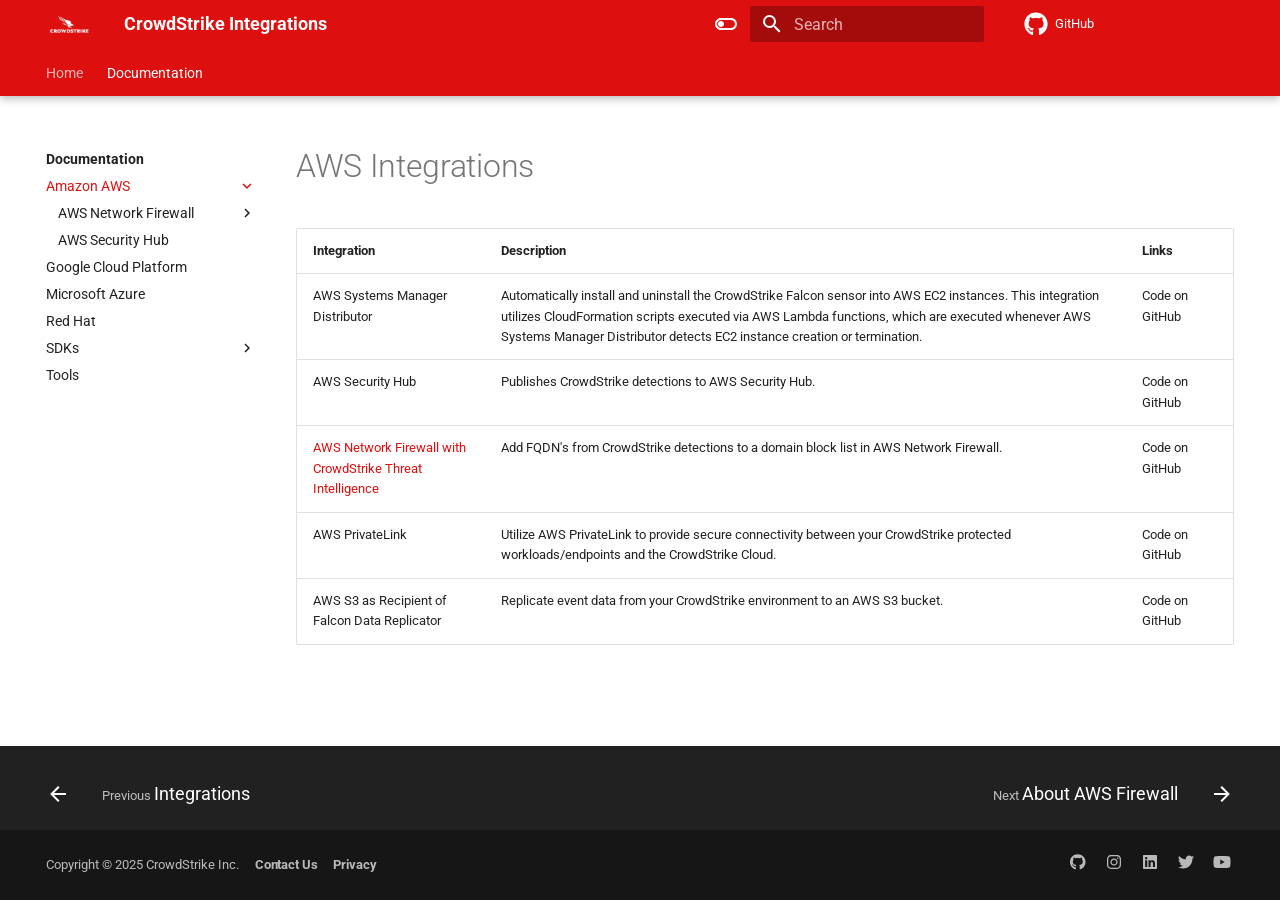
<file: docs/aws/index.html>
<!doctype html>
<html lang="en" class="no-js">
  <head>
    
      <meta charset="utf-8">
      <meta name="viewport" content="width=device-width,initial-scale=1">
      
      
      
      
        <link rel="prev" href="../">
      
      
        <link rel="next" href="aws-network-firewall/about/">
      
      
      <link rel="icon" href="../../assets/img/CS_Logos_2020_FullRed.png">
      <meta name="generator" content="mkdocs-1.6.1, mkdocs-material-9.6.11">
    
    
      
        <title>AWS Integrations - CrowdStrike Integrations</title>
      
    
    
      <link rel="stylesheet" href="../../assets/stylesheets/main.4af4bdda.min.css">
      
        
        <link rel="stylesheet" href="../../assets/stylesheets/palette.06af60db.min.css">
      
      


    
    
      
    
    
      
        
        
        <link rel="preconnect" href="https://fonts.gstatic.com" crossorigin>
        <link rel="stylesheet" href="https://fonts.googleapis.com/css?family=Roboto:300,300i,400,400i,700,700i%7CRoboto+Mono:400,400i,700,700i&display=fallback">
        <style>:root{--md-text-font:"Roboto";--md-code-font:"Roboto Mono"}</style>
      
    
    
      <link rel="stylesheet" href="../../stylesheets/extra.css">
    
    <script>__md_scope=new URL("../..",location),__md_hash=e=>[...e].reduce(((e,_)=>(e<<5)-e+_.charCodeAt(0)),0),__md_get=(e,_=localStorage,t=__md_scope)=>JSON.parse(_.getItem(t.pathname+"."+e)),__md_set=(e,_,t=localStorage,a=__md_scope)=>{try{t.setItem(a.pathname+"."+e,JSON.stringify(_))}catch(e){}}</script>
    
      

    
    
    
  </head>
  
  
    
    
      
    
    
    
    
    <body dir="ltr" data-md-color-scheme="default" data-md-color-primary="indigo" data-md-color-accent="indigo">
  
    
    <input class="md-toggle" data-md-toggle="drawer" type="checkbox" id="__drawer" autocomplete="off">
    <input class="md-toggle" data-md-toggle="search" type="checkbox" id="__search" autocomplete="off">
    <label class="md-overlay" for="__drawer"></label>
    <div data-md-component="skip">
      
        
        <a href="#aws-integrations" class="md-skip">
          Skip to content
        </a>
      
    </div>
    <div data-md-component="announce">
      
    </div>
    
    
      

  

<header class="md-header md-header--shadow md-header--lifted" data-md-component="header">
  <nav class="md-header__inner md-grid" aria-label="Header">
    <a href="../.." title="CrowdStrike Integrations" class="md-header__button md-logo" aria-label="CrowdStrike Integrations" data-md-component="logo">
      
  <img src="../../assets/img/CS_Logos_2020_FullWhite.png" alt="logo">

    </a>
    <label class="md-header__button md-icon" for="__drawer">
      
      <svg xmlns="http://www.w3.org/2000/svg" viewBox="0 0 24 24"><path d="M3 6h18v2H3zm0 5h18v2H3zm0 5h18v2H3z"/></svg>
    </label>
    <div class="md-header__title" data-md-component="header-title">
      <div class="md-header__ellipsis">
        <div class="md-header__topic">
          <span class="md-ellipsis">
            CrowdStrike Integrations
          </span>
        </div>
        <div class="md-header__topic" data-md-component="header-topic">
          <span class="md-ellipsis">
            
              AWS Integrations
            
          </span>
        </div>
      </div>
    </div>
    
      
        <form class="md-header__option" data-md-component="palette">
  
    
    
    
    <input class="md-option" data-md-color-media="" data-md-color-scheme="default" data-md-color-primary="indigo" data-md-color-accent="indigo"  aria-label="Switch to dark mode"  type="radio" name="__palette" id="__palette_0">
    
      <label class="md-header__button md-icon" title="Switch to dark mode" for="__palette_1" hidden>
        <svg xmlns="http://www.w3.org/2000/svg" viewBox="0 0 24 24"><path d="M17 6H7c-3.31 0-6 2.69-6 6s2.69 6 6 6h10c3.31 0 6-2.69 6-6s-2.69-6-6-6m0 10H7c-2.21 0-4-1.79-4-4s1.79-4 4-4h10c2.21 0 4 1.79 4 4s-1.79 4-4 4M7 9c-1.66 0-3 1.34-3 3s1.34 3 3 3 3-1.34 3-3-1.34-3-3-3"/></svg>
      </label>
    
  
    
    
    
    <input class="md-option" data-md-color-media="" data-md-color-scheme="slate" data-md-color-primary="indigo" data-md-color-accent="indigo"  aria-label="Switch to light mode"  type="radio" name="__palette" id="__palette_1">
    
      <label class="md-header__button md-icon" title="Switch to light mode" for="__palette_0" hidden>
        <svg xmlns="http://www.w3.org/2000/svg" viewBox="0 0 24 24"><path d="M17 7H7a5 5 0 0 0-5 5 5 5 0 0 0 5 5h10a5 5 0 0 0 5-5 5 5 0 0 0-5-5m0 8a3 3 0 0 1-3-3 3 3 0 0 1 3-3 3 3 0 0 1 3 3 3 3 0 0 1-3 3"/></svg>
      </label>
    
  
</form>
      
    
    
      <script>var palette=__md_get("__palette");if(palette&&palette.color){if("(prefers-color-scheme)"===palette.color.media){var media=matchMedia("(prefers-color-scheme: light)"),input=document.querySelector(media.matches?"[data-md-color-media='(prefers-color-scheme: light)']":"[data-md-color-media='(prefers-color-scheme: dark)']");palette.color.media=input.getAttribute("data-md-color-media"),palette.color.scheme=input.getAttribute("data-md-color-scheme"),palette.color.primary=input.getAttribute("data-md-color-primary"),palette.color.accent=input.getAttribute("data-md-color-accent")}for(var[key,value]of Object.entries(palette.color))document.body.setAttribute("data-md-color-"+key,value)}</script>
    
    
    
      
      
        <label class="md-header__button md-icon" for="__search">
          
          <svg xmlns="http://www.w3.org/2000/svg" viewBox="0 0 24 24"><path d="M9.5 3A6.5 6.5 0 0 1 16 9.5c0 1.61-.59 3.09-1.56 4.23l.27.27h.79l5 5-1.5 1.5-5-5v-.79l-.27-.27A6.52 6.52 0 0 1 9.5 16 6.5 6.5 0 0 1 3 9.5 6.5 6.5 0 0 1 9.5 3m0 2C7 5 5 7 5 9.5S7 14 9.5 14 14 12 14 9.5 12 5 9.5 5"/></svg>
        </label>
        <div class="md-search" data-md-component="search" role="dialog">
  <label class="md-search__overlay" for="__search"></label>
  <div class="md-search__inner" role="search">
    <form class="md-search__form" name="search">
      <input type="text" class="md-search__input" name="query" aria-label="Search" placeholder="Search" autocapitalize="off" autocorrect="off" autocomplete="off" spellcheck="false" data-md-component="search-query" required>
      <label class="md-search__icon md-icon" for="__search">
        
        <svg xmlns="http://www.w3.org/2000/svg" viewBox="0 0 24 24"><path d="M9.5 3A6.5 6.5 0 0 1 16 9.5c0 1.61-.59 3.09-1.56 4.23l.27.27h.79l5 5-1.5 1.5-5-5v-.79l-.27-.27A6.52 6.52 0 0 1 9.5 16 6.5 6.5 0 0 1 3 9.5 6.5 6.5 0 0 1 9.5 3m0 2C7 5 5 7 5 9.5S7 14 9.5 14 14 12 14 9.5 12 5 9.5 5"/></svg>
        
        <svg xmlns="http://www.w3.org/2000/svg" viewBox="0 0 24 24"><path d="M20 11v2H8l5.5 5.5-1.42 1.42L4.16 12l7.92-7.92L13.5 5.5 8 11z"/></svg>
      </label>
      <nav class="md-search__options" aria-label="Search">
        
        <button type="reset" class="md-search__icon md-icon" title="Clear" aria-label="Clear" tabindex="-1">
          
          <svg xmlns="http://www.w3.org/2000/svg" viewBox="0 0 24 24"><path d="M19 6.41 17.59 5 12 10.59 6.41 5 5 6.41 10.59 12 5 17.59 6.41 19 12 13.41 17.59 19 19 17.59 13.41 12z"/></svg>
        </button>
      </nav>
      
    </form>
    <div class="md-search__output">
      <div class="md-search__scrollwrap" tabindex="0" data-md-scrollfix>
        <div class="md-search-result" data-md-component="search-result">
          <div class="md-search-result__meta">
            Initializing search
          </div>
          <ol class="md-search-result__list" role="presentation"></ol>
        </div>
      </div>
    </div>
  </div>
</div>
      
    
    
      <div class="md-header__source">
        <a href="https://github.com/crowdstrike/integrations" title="Go to repository" class="md-source" data-md-component="source">
  <div class="md-source__icon md-icon">
    
    <svg xmlns="http://www.w3.org/2000/svg" viewBox="0 0 496 512"><!--! Font Awesome Free 6.7.2 by @fontawesome - https://fontawesome.com License - https://fontawesome.com/license/free (Icons: CC BY 4.0, Fonts: SIL OFL 1.1, Code: MIT License) Copyright 2024 Fonticons, Inc.--><path d="M165.9 397.4c0 2-2.3 3.6-5.2 3.6-3.3.3-5.6-1.3-5.6-3.6 0-2 2.3-3.6 5.2-3.6 3-.3 5.6 1.3 5.6 3.6m-31.1-4.5c-.7 2 1.3 4.3 4.3 4.9 2.6 1 5.6 0 6.2-2s-1.3-4.3-4.3-5.2c-2.6-.7-5.5.3-6.2 2.3m44.2-1.7c-2.9.7-4.9 2.6-4.6 4.9.3 2 2.9 3.3 5.9 2.6 2.9-.7 4.9-2.6 4.6-4.6-.3-1.9-3-3.2-5.9-2.9M244.8 8C106.1 8 0 113.3 0 252c0 110.9 69.8 205.8 169.5 239.2 12.8 2.3 17.3-5.6 17.3-12.1 0-6.2-.3-40.4-.3-61.4 0 0-70 15-84.7-29.8 0 0-11.4-29.1-27.8-36.6 0 0-22.9-15.7 1.6-15.4 0 0 24.9 2 38.6 25.8 21.9 38.6 58.6 27.5 72.9 20.9 2.3-16 8.8-27.1 16-33.7-55.9-6.2-112.3-14.3-112.3-110.5 0-27.5 7.6-41.3 23.6-58.9-2.6-6.5-11.1-33.3 2.6-67.9 20.9-6.5 69 27 69 27 20-5.6 41.5-8.5 62.8-8.5s42.8 2.9 62.8 8.5c0 0 48.1-33.6 69-27 13.7 34.7 5.2 61.4 2.6 67.9 16 17.7 25.8 31.5 25.8 58.9 0 96.5-58.9 104.2-114.8 110.5 9.2 7.9 17 22.9 17 46.4 0 33.7-.3 75.4-.3 83.6 0 6.5 4.6 14.4 17.3 12.1C428.2 457.8 496 362.9 496 252 496 113.3 383.5 8 244.8 8M97.2 352.9c-1.3 1-1 3.3.7 5.2 1.6 1.6 3.9 2.3 5.2 1 1.3-1 1-3.3-.7-5.2-1.6-1.6-3.9-2.3-5.2-1m-10.8-8.1c-.7 1.3.3 2.9 2.3 3.9 1.6 1 3.6.7 4.3-.7.7-1.3-.3-2.9-2.3-3.9-2-.6-3.6-.3-4.3.7m32.4 35.6c-1.6 1.3-1 4.3 1.3 6.2 2.3 2.3 5.2 2.6 6.5 1 1.3-1.3.7-4.3-1.3-6.2-2.2-2.3-5.2-2.6-6.5-1m-11.4-14.7c-1.6 1-1.6 3.6 0 5.9s4.3 3.3 5.6 2.3c1.6-1.3 1.6-3.9 0-6.2-1.4-2.3-4-3.3-5.6-2"/></svg>
  </div>
  <div class="md-source__repository">
    GitHub
  </div>
</a>
      </div>
    
  </nav>
  
    
      
<nav class="md-tabs" aria-label="Tabs" data-md-component="tabs">
  <div class="md-grid">
    <ul class="md-tabs__list">
      
        
  
  
  
  
    <li class="md-tabs__item">
      <a href="../.." class="md-tabs__link">
        
  
  
    
  
  Home

      </a>
    </li>
  

      
        
  
  
  
    
  
  
    
    
      <li class="md-tabs__item md-tabs__item--active">
        <a href="../" class="md-tabs__link">
          
  
  
    
  
  Documentation

        </a>
      </li>
    
  

      
    </ul>
  </div>
</nav>
    
  
</header>
    
    <div class="md-container" data-md-component="container">
      
      
        
      
      <main class="md-main" data-md-component="main">
        <div class="md-main__inner md-grid">
          
            
              
              <div class="md-sidebar md-sidebar--primary" data-md-component="sidebar" data-md-type="navigation" >
                <div class="md-sidebar__scrollwrap">
                  <div class="md-sidebar__inner">
                    


  


  

<nav class="md-nav md-nav--primary md-nav--lifted md-nav--integrated" aria-label="Navigation" data-md-level="0">
  <label class="md-nav__title" for="__drawer">
    <a href="../.." title="CrowdStrike Integrations" class="md-nav__button md-logo" aria-label="CrowdStrike Integrations" data-md-component="logo">
      
  <img src="../../assets/img/CS_Logos_2020_FullWhite.png" alt="logo">

    </a>
    CrowdStrike Integrations
  </label>
  
    <div class="md-nav__source">
      <a href="https://github.com/crowdstrike/integrations" title="Go to repository" class="md-source" data-md-component="source">
  <div class="md-source__icon md-icon">
    
    <svg xmlns="http://www.w3.org/2000/svg" viewBox="0 0 496 512"><!--! Font Awesome Free 6.7.2 by @fontawesome - https://fontawesome.com License - https://fontawesome.com/license/free (Icons: CC BY 4.0, Fonts: SIL OFL 1.1, Code: MIT License) Copyright 2024 Fonticons, Inc.--><path d="M165.9 397.4c0 2-2.3 3.6-5.2 3.6-3.3.3-5.6-1.3-5.6-3.6 0-2 2.3-3.6 5.2-3.6 3-.3 5.6 1.3 5.6 3.6m-31.1-4.5c-.7 2 1.3 4.3 4.3 4.9 2.6 1 5.6 0 6.2-2s-1.3-4.3-4.3-5.2c-2.6-.7-5.5.3-6.2 2.3m44.2-1.7c-2.9.7-4.9 2.6-4.6 4.9.3 2 2.9 3.3 5.9 2.6 2.9-.7 4.9-2.6 4.6-4.6-.3-1.9-3-3.2-5.9-2.9M244.8 8C106.1 8 0 113.3 0 252c0 110.9 69.8 205.8 169.5 239.2 12.8 2.3 17.3-5.6 17.3-12.1 0-6.2-.3-40.4-.3-61.4 0 0-70 15-84.7-29.8 0 0-11.4-29.1-27.8-36.6 0 0-22.9-15.7 1.6-15.4 0 0 24.9 2 38.6 25.8 21.9 38.6 58.6 27.5 72.9 20.9 2.3-16 8.8-27.1 16-33.7-55.9-6.2-112.3-14.3-112.3-110.5 0-27.5 7.6-41.3 23.6-58.9-2.6-6.5-11.1-33.3 2.6-67.9 20.9-6.5 69 27 69 27 20-5.6 41.5-8.5 62.8-8.5s42.8 2.9 62.8 8.5c0 0 48.1-33.6 69-27 13.7 34.7 5.2 61.4 2.6 67.9 16 17.7 25.8 31.5 25.8 58.9 0 96.5-58.9 104.2-114.8 110.5 9.2 7.9 17 22.9 17 46.4 0 33.7-.3 75.4-.3 83.6 0 6.5 4.6 14.4 17.3 12.1C428.2 457.8 496 362.9 496 252 496 113.3 383.5 8 244.8 8M97.2 352.9c-1.3 1-1 3.3.7 5.2 1.6 1.6 3.9 2.3 5.2 1 1.3-1 1-3.3-.7-5.2-1.6-1.6-3.9-2.3-5.2-1m-10.8-8.1c-.7 1.3.3 2.9 2.3 3.9 1.6 1 3.6.7 4.3-.7.7-1.3-.3-2.9-2.3-3.9-2-.6-3.6-.3-4.3.7m32.4 35.6c-1.6 1.3-1 4.3 1.3 6.2 2.3 2.3 5.2 2.6 6.5 1 1.3-1.3.7-4.3-1.3-6.2-2.2-2.3-5.2-2.6-6.5-1m-11.4-14.7c-1.6 1-1.6 3.6 0 5.9s4.3 3.3 5.6 2.3c1.6-1.3 1.6-3.9 0-6.2-1.4-2.3-4-3.3-5.6-2"/></svg>
  </div>
  <div class="md-source__repository">
    GitHub
  </div>
</a>
    </div>
  
  <ul class="md-nav__list" data-md-scrollfix>
    
      
      
  
  
  
  
    <li class="md-nav__item">
      <a href="../.." class="md-nav__link">
        
  
  
  <span class="md-ellipsis">
    Home
    
  </span>
  

      </a>
    </li>
  

    
      
      
  
  
    
  
  
  
    
    
      
        
          
        
      
        
      
        
      
        
      
        
      
        
      
        
      
    
    
    
      
        
        
      
      
    
    
    <li class="md-nav__item md-nav__item--active md-nav__item--section md-nav__item--nested">
      
        
        
        <input class="md-nav__toggle md-toggle " type="checkbox" id="__nav_2" checked>
        
          
          <div class="md-nav__link md-nav__container">
            <a href="../" class="md-nav__link ">
              
  
  
  <span class="md-ellipsis">
    Documentation
    
  </span>
  

            </a>
            
              
              <label class="md-nav__link " for="__nav_2" id="__nav_2_label" tabindex="">
                <span class="md-nav__icon md-icon"></span>
              </label>
            
          </div>
        
        <nav class="md-nav" data-md-level="1" aria-labelledby="__nav_2_label" aria-expanded="true">
          <label class="md-nav__title" for="__nav_2">
            <span class="md-nav__icon md-icon"></span>
            Documentation
          </label>
          <ul class="md-nav__list" data-md-scrollfix>
            
              
            
              
                
  
  
    
  
  
  
    
    
      
        
          
        
      
        
      
        
      
    
    
    
      
      
    
    
    <li class="md-nav__item md-nav__item--active md-nav__item--nested">
      
        
        
        <input class="md-nav__toggle md-toggle " type="checkbox" id="__nav_2_2" checked>
        
          
          <div class="md-nav__link md-nav__container">
            <a href="./" class="md-nav__link md-nav__link--active">
              
  
  
  <span class="md-ellipsis">
    Amazon AWS
    
  </span>
  

            </a>
            
              
              <label class="md-nav__link md-nav__link--active" for="__nav_2_2" id="__nav_2_2_label" tabindex="0">
                <span class="md-nav__icon md-icon"></span>
              </label>
            
          </div>
        
        <nav class="md-nav" data-md-level="2" aria-labelledby="__nav_2_2_label" aria-expanded="true">
          <label class="md-nav__title" for="__nav_2_2">
            <span class="md-nav__icon md-icon"></span>
            Amazon AWS
          </label>
          <ul class="md-nav__list" data-md-scrollfix>
            
              
            
              
                
  
  
  
  
    
    
      
        
      
        
      
    
    
    
      
      
    
    
    <li class="md-nav__item md-nav__item--nested">
      
        
        
        <input class="md-nav__toggle md-toggle " type="checkbox" id="__nav_2_2_2" >
        
          
          <label class="md-nav__link" for="__nav_2_2_2" id="__nav_2_2_2_label" tabindex="0">
            
  
  
  <span class="md-ellipsis">
    AWS Network Firewall
    
  </span>
  

            <span class="md-nav__icon md-icon"></span>
          </label>
        
        <nav class="md-nav" data-md-level="3" aria-labelledby="__nav_2_2_2_label" aria-expanded="false">
          <label class="md-nav__title" for="__nav_2_2_2">
            <span class="md-nav__icon md-icon"></span>
            AWS Network Firewall
          </label>
          <ul class="md-nav__list" data-md-scrollfix>
            
              
                
  
  
  
  
    <li class="md-nav__item">
      <a href="aws-network-firewall/about/" class="md-nav__link">
        
  
  
  <span class="md-ellipsis">
    About AWS Firewall
    
  </span>
  

      </a>
    </li>
  

              
            
              
                
  
  
  
  
    <li class="md-nav__item">
      <a href="aws-network-firewall/cs-threat-intel/" class="md-nav__link">
        
  
  
  <span class="md-ellipsis">
    Integrating with CrowdStrike Threat Intelligence
    
  </span>
  

      </a>
    </li>
  

              
            
          </ul>
        </nav>
      
    </li>
  

              
            
              
                
  
  
  
  
    
    
      
        
          
        
      
    
    
    
      
      
    
    
    <li class="md-nav__item md-nav__item--nested">
      
        
        
        <input class="md-nav__toggle md-toggle " type="checkbox" id="__nav_2_2_3" >
        
          
          <div class="md-nav__link md-nav__container">
            <a href="aws-security-hub/" class="md-nav__link ">
              
  
  
  <span class="md-ellipsis">
    AWS Security Hub
    
  </span>
  

            </a>
            
          </div>
        
        <nav class="md-nav" data-md-level="3" aria-labelledby="__nav_2_2_3_label" aria-expanded="false">
          <label class="md-nav__title" for="__nav_2_2_3">
            <span class="md-nav__icon md-icon"></span>
            AWS Security Hub
          </label>
          <ul class="md-nav__list" data-md-scrollfix>
            
              
            
          </ul>
        </nav>
      
    </li>
  

              
            
          </ul>
        </nav>
      
    </li>
  

              
            
              
                
  
  
  
  
    
    
      
        
          
        
      
    
    
    
      
      
    
    
    <li class="md-nav__item md-nav__item--nested">
      
        
        
        <input class="md-nav__toggle md-toggle " type="checkbox" id="__nav_2_3" >
        
          
          <div class="md-nav__link md-nav__container">
            <a href="../google/" class="md-nav__link ">
              
  
  
  <span class="md-ellipsis">
    Google Cloud Platform
    
  </span>
  

            </a>
            
          </div>
        
        <nav class="md-nav" data-md-level="2" aria-labelledby="__nav_2_3_label" aria-expanded="false">
          <label class="md-nav__title" for="__nav_2_3">
            <span class="md-nav__icon md-icon"></span>
            Google Cloud Platform
          </label>
          <ul class="md-nav__list" data-md-scrollfix>
            
              
            
          </ul>
        </nav>
      
    </li>
  

              
            
              
                
  
  
  
  
    
    
      
        
          
        
      
    
    
    
      
      
    
    
    <li class="md-nav__item md-nav__item--nested">
      
        
        
        <input class="md-nav__toggle md-toggle " type="checkbox" id="__nav_2_4" >
        
          
          <div class="md-nav__link md-nav__container">
            <a href="../microsoft/" class="md-nav__link ">
              
  
  
  <span class="md-ellipsis">
    Microsoft Azure
    
  </span>
  

            </a>
            
          </div>
        
        <nav class="md-nav" data-md-level="2" aria-labelledby="__nav_2_4_label" aria-expanded="false">
          <label class="md-nav__title" for="__nav_2_4">
            <span class="md-nav__icon md-icon"></span>
            Microsoft Azure
          </label>
          <ul class="md-nav__list" data-md-scrollfix>
            
              
            
          </ul>
        </nav>
      
    </li>
  

              
            
              
                
  
  
  
  
    
    
      
        
          
        
      
    
    
    
      
      
    
    
    <li class="md-nav__item md-nav__item--nested">
      
        
        
        <input class="md-nav__toggle md-toggle " type="checkbox" id="__nav_2_5" >
        
          
          <div class="md-nav__link md-nav__container">
            <a href="../redhat/" class="md-nav__link ">
              
  
  
  <span class="md-ellipsis">
    Red Hat
    
  </span>
  

            </a>
            
          </div>
        
        <nav class="md-nav" data-md-level="2" aria-labelledby="__nav_2_5_label" aria-expanded="false">
          <label class="md-nav__title" for="__nav_2_5">
            <span class="md-nav__icon md-icon"></span>
            Red Hat
          </label>
          <ul class="md-nav__list" data-md-scrollfix>
            
              
            
          </ul>
        </nav>
      
    </li>
  

              
            
              
                
  
  
  
  
    
    
      
        
          
        
      
        
      
    
    
    
      
      
    
    
    <li class="md-nav__item md-nav__item--nested">
      
        
        
        <input class="md-nav__toggle md-toggle " type="checkbox" id="__nav_2_6" >
        
          
          <div class="md-nav__link md-nav__container">
            <a href="../sdk/" class="md-nav__link ">
              
  
  
  <span class="md-ellipsis">
    SDKs
    
  </span>
  

            </a>
            
              
              <label class="md-nav__link " for="__nav_2_6" id="__nav_2_6_label" tabindex="0">
                <span class="md-nav__icon md-icon"></span>
              </label>
            
          </div>
        
        <nav class="md-nav" data-md-level="2" aria-labelledby="__nav_2_6_label" aria-expanded="false">
          <label class="md-nav__title" for="__nav_2_6">
            <span class="md-nav__icon md-icon"></span>
            SDKs
          </label>
          <ul class="md-nav__list" data-md-scrollfix>
            
              
            
              
                
  
  
  
  
    
    
      
        
          
        
      
    
    
    
      
      
    
    
    <li class="md-nav__item md-nav__item--nested">
      
        
        
        <input class="md-nav__toggle md-toggle " type="checkbox" id="__nav_2_6_2" >
        
          
          <div class="md-nav__link md-nav__container">
            <a href="../sdk/gofalcon/" class="md-nav__link ">
              
  
  
  <span class="md-ellipsis">
    Gofalcon
    
  </span>
  

            </a>
            
          </div>
        
        <nav class="md-nav" data-md-level="3" aria-labelledby="__nav_2_6_2_label" aria-expanded="false">
          <label class="md-nav__title" for="__nav_2_6_2">
            <span class="md-nav__icon md-icon"></span>
            Gofalcon
          </label>
          <ul class="md-nav__list" data-md-scrollfix>
            
              
            
          </ul>
        </nav>
      
    </li>
  

              
            
          </ul>
        </nav>
      
    </li>
  

              
            
              
                
  
  
  
  
    
    
      
        
          
        
      
    
    
    
      
      
    
    
    <li class="md-nav__item md-nav__item--nested">
      
        
        
        <input class="md-nav__toggle md-toggle " type="checkbox" id="__nav_2_7" >
        
          
          <div class="md-nav__link md-nav__container">
            <a href="../tools/" class="md-nav__link ">
              
  
  
  <span class="md-ellipsis">
    Tools
    
  </span>
  

            </a>
            
          </div>
        
        <nav class="md-nav" data-md-level="2" aria-labelledby="__nav_2_7_label" aria-expanded="false">
          <label class="md-nav__title" for="__nav_2_7">
            <span class="md-nav__icon md-icon"></span>
            Tools
          </label>
          <ul class="md-nav__list" data-md-scrollfix>
            
              
            
          </ul>
        </nav>
      
    </li>
  

              
            
          </ul>
        </nav>
      
    </li>
  

    
  </ul>
</nav>
                  </div>
                </div>
              </div>
            
            
          
          
            <div class="md-content" data-md-component="content">
              <article class="md-content__inner md-typeset">
                
                  


  
  


<h1 id="aws-integrations">AWS Integrations<a class="headerlink" href="#aws-integrations" title="Permanent link">&para;</a></h1>
<table>
<thead>
<tr>
<th>Integration</th>
<th>Description</th>
<th>Links</th>
</tr>
</thead>
<tbody>
<tr>
<td>AWS Systems Manager Distributor</td>
<td>Automatically install and uninstall the CrowdStrike Falcon sensor into AWS EC2 instances. This integration utilizes CloudFormation scripts executed via AWS Lambda functions, which are executed whenever AWS Systems Manager Distributor detects EC2 instance creation or termination.</td>
<td>Code on GitHub</td>
</tr>
<tr>
<td>AWS Security Hub</td>
<td>Publishes CrowdStrike detections to AWS Security Hub.</td>
<td>Code on GitHub</td>
</tr>
<tr>
<td><a href="aws-network-firewall/cs-threat-intel/">AWS Network Firewall with CrowdStrike Threat Intelligence</a></td>
<td>Add FQDN's from CrowdStrike detections to a domain block list in AWS Network Firewall.</td>
<td>Code on GitHub</td>
</tr>
<tr>
<td>AWS PrivateLink</td>
<td>Utilize AWS PrivateLink to provide secure connectivity between your CrowdStrike protected workloads/endpoints and the CrowdStrike Cloud.</td>
<td>Code on GitHub</td>
</tr>
<tr>
<td>AWS S3 as Recipient of Falcon Data Replicator</td>
<td>Replicate event data from your CrowdStrike environment to an AWS S3 bucket.</td>
<td>Code on GitHub</td>
</tr>
</tbody>
</table>







  
  






                
              </article>
            </div>
          
          
<script>var target=document.getElementById(location.hash.slice(1));target&&target.name&&(target.checked=target.name.startsWith("__tabbed_"))</script>
        </div>
        
          <button type="button" class="md-top md-icon" data-md-component="top" hidden>
  
  <svg xmlns="http://www.w3.org/2000/svg" viewBox="0 0 24 24"><path d="M13 20h-2V8l-5.5 5.5-1.42-1.42L12 4.16l7.92 7.92-1.42 1.42L13 8z"/></svg>
  Back to top
</button>
        
      </main>
      
        <footer class="md-footer">
	
	
          
	  
        
  
    <nav class="md-footer__inner md-grid" aria-label="footer.title">
      
      
        
        <a href="../" class="md-footer__link md-footer__link--prev" aria-label="Previous: Integrations" rel="prev">
          <div class="md-footer__button md-icon">
            <svg xmlns="http://www.w3.org/2000/svg" viewBox="0 0 24 24"><path d="M20 11v2H8l5.5 5.5-1.42 1.42L4.16 12l7.92-7.92L13.5 5.5 8 11z"/></svg>
          </div>
          <div class="md-footer__title">
            <div class="md-ellipsis">
              <span class="md-footer__direction">
                Previous
              </span>
              Integrations
            </div>
          </div>
        </a>
      
      
      
      
        
        <a href="aws-network-firewall/about/" class="md-footer__link md-footer__link--next" aria-label="Next: About AWS Firewall" rel="next">
          <div class="md-footer__title">
            <div class="md-ellipsis">
              <span class="md-footer__direction">
                Next
              </span>
              About AWS Firewall
            </div>
          </div>
          <div class="md-footer__button md-icon">
            <svg xmlns="http://www.w3.org/2000/svg" viewBox="0 0 24 24"><path d="M4 11v2h12l-5.5 5.5 1.42 1.42L19.84 12l-7.92-7.92L10.5 5.5 16 11z"/></svg>
          </div>
        </a>
      
      
    </nav>
  
  <div class="md-footer-meta md-typeset">
    <div class="md-footer-meta__inner md-grid">
      <div class="md-copyright">
    <div class="md-copyright__highlight" style="display: inline-block;">
	    Copyright &copy; 2025 CrowdStrike Inc. 
    </div>
    <div style="display: inline-block; margin-left: 1em" >
	    <h4><a href="https://www.crowdstrike.com/contact-us"/>Contact Us</a></h4>
    </div>
    <div style="display: inline-block; margin-left: 1em;">
            <h4><a href="https://www.crowdstrike.com/privacy-notice"/>Privacy</a></h4>
    </div>
</div>
      
        <div class="md-social">
  
    
    
    
    
      
      
    
    <a href="https://github.com/crowdstrike" target="_blank" rel="noopener" title="github.com" class="md-social__link">
      <svg xmlns="http://www.w3.org/2000/svg" viewBox="0 0 496 512"><!--! Font Awesome Free 6.7.2 by @fontawesome - https://fontawesome.com License - https://fontawesome.com/license/free (Icons: CC BY 4.0, Fonts: SIL OFL 1.1, Code: MIT License) Copyright 2024 Fonticons, Inc.--><path d="M165.9 397.4c0 2-2.3 3.6-5.2 3.6-3.3.3-5.6-1.3-5.6-3.6 0-2 2.3-3.6 5.2-3.6 3-.3 5.6 1.3 5.6 3.6m-31.1-4.5c-.7 2 1.3 4.3 4.3 4.9 2.6 1 5.6 0 6.2-2s-1.3-4.3-4.3-5.2c-2.6-.7-5.5.3-6.2 2.3m44.2-1.7c-2.9.7-4.9 2.6-4.6 4.9.3 2 2.9 3.3 5.9 2.6 2.9-.7 4.9-2.6 4.6-4.6-.3-1.9-3-3.2-5.9-2.9M244.8 8C106.1 8 0 113.3 0 252c0 110.9 69.8 205.8 169.5 239.2 12.8 2.3 17.3-5.6 17.3-12.1 0-6.2-.3-40.4-.3-61.4 0 0-70 15-84.7-29.8 0 0-11.4-29.1-27.8-36.6 0 0-22.9-15.7 1.6-15.4 0 0 24.9 2 38.6 25.8 21.9 38.6 58.6 27.5 72.9 20.9 2.3-16 8.8-27.1 16-33.7-55.9-6.2-112.3-14.3-112.3-110.5 0-27.5 7.6-41.3 23.6-58.9-2.6-6.5-11.1-33.3 2.6-67.9 20.9-6.5 69 27 69 27 20-5.6 41.5-8.5 62.8-8.5s42.8 2.9 62.8 8.5c0 0 48.1-33.6 69-27 13.7 34.7 5.2 61.4 2.6 67.9 16 17.7 25.8 31.5 25.8 58.9 0 96.5-58.9 104.2-114.8 110.5 9.2 7.9 17 22.9 17 46.4 0 33.7-.3 75.4-.3 83.6 0 6.5 4.6 14.4 17.3 12.1C428.2 457.8 496 362.9 496 252 496 113.3 383.5 8 244.8 8M97.2 352.9c-1.3 1-1 3.3.7 5.2 1.6 1.6 3.9 2.3 5.2 1 1.3-1 1-3.3-.7-5.2-1.6-1.6-3.9-2.3-5.2-1m-10.8-8.1c-.7 1.3.3 2.9 2.3 3.9 1.6 1 3.6.7 4.3-.7.7-1.3-.3-2.9-2.3-3.9-2-.6-3.6-.3-4.3.7m32.4 35.6c-1.6 1.3-1 4.3 1.3 6.2 2.3 2.3 5.2 2.6 6.5 1 1.3-1.3.7-4.3-1.3-6.2-2.2-2.3-5.2-2.6-6.5-1m-11.4-14.7c-1.6 1-1.6 3.6 0 5.9s4.3 3.3 5.6 2.3c1.6-1.3 1.6-3.9 0-6.2-1.4-2.3-4-3.3-5.6-2"/></svg>
    </a>
  
    
    
    
    
      
      
    
    <a href="https://instagram.com/crowdstrike" target="_blank" rel="noopener" title="instagram.com" class="md-social__link">
      <svg xmlns="http://www.w3.org/2000/svg" viewBox="0 0 448 512"><!--! Font Awesome Free 6.7.2 by @fontawesome - https://fontawesome.com License - https://fontawesome.com/license/free (Icons: CC BY 4.0, Fonts: SIL OFL 1.1, Code: MIT License) Copyright 2024 Fonticons, Inc.--><path d="M224.1 141c-63.6 0-114.9 51.3-114.9 114.9s51.3 114.9 114.9 114.9S339 319.5 339 255.9 287.7 141 224.1 141m0 189.6c-41.1 0-74.7-33.5-74.7-74.7s33.5-74.7 74.7-74.7 74.7 33.5 74.7 74.7-33.6 74.7-74.7 74.7m146.4-194.3c0 14.9-12 26.8-26.8 26.8-14.9 0-26.8-12-26.8-26.8s12-26.8 26.8-26.8 26.8 12 26.8 26.8m76.1 27.2c-1.7-35.9-9.9-67.7-36.2-93.9-26.2-26.2-58-34.4-93.9-36.2-37-2.1-147.9-2.1-184.9 0-35.8 1.7-67.6 9.9-93.9 36.1s-34.4 58-36.2 93.9c-2.1 37-2.1 147.9 0 184.9 1.7 35.9 9.9 67.7 36.2 93.9s58 34.4 93.9 36.2c37 2.1 147.9 2.1 184.9 0 35.9-1.7 67.7-9.9 93.9-36.2 26.2-26.2 34.4-58 36.2-93.9 2.1-37 2.1-147.8 0-184.8M398.8 388c-7.8 19.6-22.9 34.7-42.6 42.6-29.5 11.7-99.5 9-132.1 9s-102.7 2.6-132.1-9c-19.6-7.8-34.7-22.9-42.6-42.6-11.7-29.5-9-99.5-9-132.1s-2.6-102.7 9-132.1c7.8-19.6 22.9-34.7 42.6-42.6 29.5-11.7 99.5-9 132.1-9s102.7-2.6 132.1 9c19.6 7.8 34.7 22.9 42.6 42.6 11.7 29.5 9 99.5 9 132.1s2.7 102.7-9 132.1"/></svg>
    </a>
  
    
    
    
    
      
      
    
    <a href="https://linkedin.com/company/crowdstrike" target="_blank" rel="noopener" title="linkedin.com" class="md-social__link">
      <svg xmlns="http://www.w3.org/2000/svg" viewBox="0 0 448 512"><!--! Font Awesome Free 6.7.2 by @fontawesome - https://fontawesome.com License - https://fontawesome.com/license/free (Icons: CC BY 4.0, Fonts: SIL OFL 1.1, Code: MIT License) Copyright 2024 Fonticons, Inc.--><path d="M416 32H31.9C14.3 32 0 46.5 0 64.3v383.4C0 465.5 14.3 480 31.9 480H416c17.6 0 32-14.5 32-32.3V64.3c0-17.8-14.4-32.3-32-32.3M135.4 416H69V202.2h66.5V416zm-33.2-243c-21.3 0-38.5-17.3-38.5-38.5S80.9 96 102.2 96c21.2 0 38.5 17.3 38.5 38.5 0 21.3-17.2 38.5-38.5 38.5m282.1 243h-66.4V312c0-24.8-.5-56.7-34.5-56.7-34.6 0-39.9 27-39.9 54.9V416h-66.4V202.2h63.7v29.2h.9c8.9-16.8 30.6-34.5 62.9-34.5 67.2 0 79.7 44.3 79.7 101.9z"/></svg>
    </a>
  
    
    
    
    
      
      
    
    <a href="https://twitter.com/crowdstrike" target="_blank" rel="noopener" title="twitter.com" class="md-social__link">
      <svg xmlns="http://www.w3.org/2000/svg" viewBox="0 0 512 512"><!--! Font Awesome Free 6.7.2 by @fontawesome - https://fontawesome.com License - https://fontawesome.com/license/free (Icons: CC BY 4.0, Fonts: SIL OFL 1.1, Code: MIT License) Copyright 2024 Fonticons, Inc.--><path d="M459.37 151.716c.325 4.548.325 9.097.325 13.645 0 138.72-105.583 298.558-298.558 298.558-59.452 0-114.68-17.219-161.137-47.106 8.447.974 16.568 1.299 25.34 1.299 49.055 0 94.213-16.568 130.274-44.832-46.132-.975-84.792-31.188-98.112-72.772 6.498.974 12.995 1.624 19.818 1.624 9.421 0 18.843-1.3 27.614-3.573-48.081-9.747-84.143-51.98-84.143-102.985v-1.299c13.969 7.797 30.214 12.67 47.431 13.319-28.264-18.843-46.781-51.005-46.781-87.391 0-19.492 5.197-37.36 14.294-52.954 51.655 63.675 129.3 105.258 216.365 109.807-1.624-7.797-2.599-15.918-2.599-24.04 0-57.828 46.782-104.934 104.934-104.934 30.213 0 57.502 12.67 76.67 33.137 23.715-4.548 46.456-13.32 66.599-25.34-7.798 24.366-24.366 44.833-46.132 57.827 21.117-2.273 41.584-8.122 60.426-16.243-14.292 20.791-32.161 39.308-52.628 54.253"/></svg>
    </a>
  
    
    
    
    
      
      
    
    <a href="https://www.youtube.com/channel/UCsRdY9CtEVWTNO4ulwfzqVA" target="_blank" rel="noopener" title="www.youtube.com" class="md-social__link">
      <svg xmlns="http://www.w3.org/2000/svg" viewBox="0 0 576 512"><!--! Font Awesome Free 6.7.2 by @fontawesome - https://fontawesome.com License - https://fontawesome.com/license/free (Icons: CC BY 4.0, Fonts: SIL OFL 1.1, Code: MIT License) Copyright 2024 Fonticons, Inc.--><path d="M549.655 124.083c-6.281-23.65-24.787-42.276-48.284-48.597C458.781 64 288 64 288 64S117.22 64 74.629 75.486c-23.497 6.322-42.003 24.947-48.284 48.597-11.412 42.867-11.412 132.305-11.412 132.305s0 89.438 11.412 132.305c6.281 23.65 24.787 41.5 48.284 47.821C117.22 448 288 448 288 448s170.78 0 213.371-11.486c23.497-6.321 42.003-24.171 48.284-47.821 11.412-42.867 11.412-132.305 11.412-132.305s0-89.438-11.412-132.305m-317.51 213.508V175.185l142.739 81.205z"/></svg>
    </a>
  
</div>
      
    </div>
  </div>
</footer>
      
    </div>
    <div class="md-dialog" data-md-component="dialog">
      <div class="md-dialog__inner md-typeset"></div>
    </div>
    
    
    
      
      <script id="__config" type="application/json">{"base": "../..", "features": ["navigation.tabs", "navigation.indexes", "navigation.instant", "navigation.top", "navigation.tabs.sticky", "toc.integrate", "toc.follow"], "search": "../../assets/javascripts/workers/search.f8cc74c7.min.js", "tags": null, "translations": {"clipboard.copied": "Copied to clipboard", "clipboard.copy": "Copy to clipboard", "search.result.more.one": "1 more on this page", "search.result.more.other": "# more on this page", "search.result.none": "No matching documents", "search.result.one": "1 matching document", "search.result.other": "# matching documents", "search.result.placeholder": "Type to start searching", "search.result.term.missing": "Missing", "select.version": "Select version"}, "version": null}</script>
    
    
      <script src="../../assets/javascripts/bundle.c8b220af.min.js"></script>
      
    
  </body>
</html>
</file>
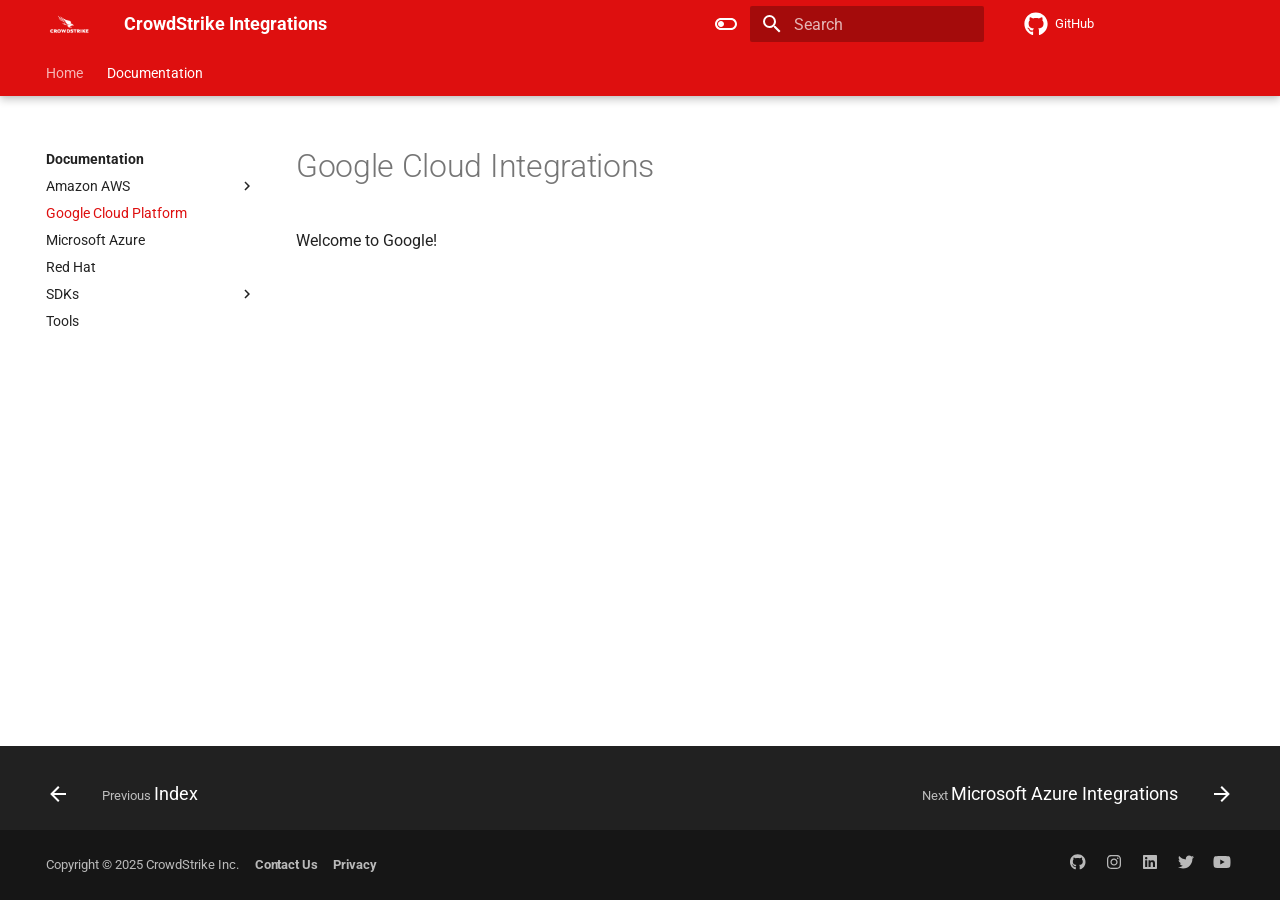
<file: docs/google/index.html>
<!doctype html>
<html lang="en" class="no-js">
  <head>
    
      <meta charset="utf-8">
      <meta name="viewport" content="width=device-width,initial-scale=1">
      
      
      
      
        <link rel="prev" href="../aws/aws-security-hub/">
      
      
        <link rel="next" href="../microsoft/">
      
      
      <link rel="icon" href="../../assets/img/CS_Logos_2020_FullRed.png">
      <meta name="generator" content="mkdocs-1.6.1, mkdocs-material-9.6.11">
    
    
      
        <title>Google Cloud Platform - CrowdStrike Integrations</title>
      
    
    
      <link rel="stylesheet" href="../../assets/stylesheets/main.4af4bdda.min.css">
      
        
        <link rel="stylesheet" href="../../assets/stylesheets/palette.06af60db.min.css">
      
      


    
    
      
    
    
      
        
        
        <link rel="preconnect" href="https://fonts.gstatic.com" crossorigin>
        <link rel="stylesheet" href="https://fonts.googleapis.com/css?family=Roboto:300,300i,400,400i,700,700i%7CRoboto+Mono:400,400i,700,700i&display=fallback">
        <style>:root{--md-text-font:"Roboto";--md-code-font:"Roboto Mono"}</style>
      
    
    
      <link rel="stylesheet" href="../../stylesheets/extra.css">
    
    <script>__md_scope=new URL("../..",location),__md_hash=e=>[...e].reduce(((e,_)=>(e<<5)-e+_.charCodeAt(0)),0),__md_get=(e,_=localStorage,t=__md_scope)=>JSON.parse(_.getItem(t.pathname+"."+e)),__md_set=(e,_,t=localStorage,a=__md_scope)=>{try{t.setItem(a.pathname+"."+e,JSON.stringify(_))}catch(e){}}</script>
    
      

    
    
    
  </head>
  
  
    
    
      
    
    
    
    
    <body dir="ltr" data-md-color-scheme="default" data-md-color-primary="indigo" data-md-color-accent="indigo">
  
    
    <input class="md-toggle" data-md-toggle="drawer" type="checkbox" id="__drawer" autocomplete="off">
    <input class="md-toggle" data-md-toggle="search" type="checkbox" id="__search" autocomplete="off">
    <label class="md-overlay" for="__drawer"></label>
    <div data-md-component="skip">
      
        
        <a href="#google-cloud-integrations" class="md-skip">
          Skip to content
        </a>
      
    </div>
    <div data-md-component="announce">
      
    </div>
    
    
      

  

<header class="md-header md-header--shadow md-header--lifted" data-md-component="header">
  <nav class="md-header__inner md-grid" aria-label="Header">
    <a href="../.." title="CrowdStrike Integrations" class="md-header__button md-logo" aria-label="CrowdStrike Integrations" data-md-component="logo">
      
  <img src="../../assets/img/CS_Logos_2020_FullWhite.png" alt="logo">

    </a>
    <label class="md-header__button md-icon" for="__drawer">
      
      <svg xmlns="http://www.w3.org/2000/svg" viewBox="0 0 24 24"><path d="M3 6h18v2H3zm0 5h18v2H3zm0 5h18v2H3z"/></svg>
    </label>
    <div class="md-header__title" data-md-component="header-title">
      <div class="md-header__ellipsis">
        <div class="md-header__topic">
          <span class="md-ellipsis">
            CrowdStrike Integrations
          </span>
        </div>
        <div class="md-header__topic" data-md-component="header-topic">
          <span class="md-ellipsis">
            
              Google Cloud Platform
            
          </span>
        </div>
      </div>
    </div>
    
      
        <form class="md-header__option" data-md-component="palette">
  
    
    
    
    <input class="md-option" data-md-color-media="" data-md-color-scheme="default" data-md-color-primary="indigo" data-md-color-accent="indigo"  aria-label="Switch to dark mode"  type="radio" name="__palette" id="__palette_0">
    
      <label class="md-header__button md-icon" title="Switch to dark mode" for="__palette_1" hidden>
        <svg xmlns="http://www.w3.org/2000/svg" viewBox="0 0 24 24"><path d="M17 6H7c-3.31 0-6 2.69-6 6s2.69 6 6 6h10c3.31 0 6-2.69 6-6s-2.69-6-6-6m0 10H7c-2.21 0-4-1.79-4-4s1.79-4 4-4h10c2.21 0 4 1.79 4 4s-1.79 4-4 4M7 9c-1.66 0-3 1.34-3 3s1.34 3 3 3 3-1.34 3-3-1.34-3-3-3"/></svg>
      </label>
    
  
    
    
    
    <input class="md-option" data-md-color-media="" data-md-color-scheme="slate" data-md-color-primary="indigo" data-md-color-accent="indigo"  aria-label="Switch to light mode"  type="radio" name="__palette" id="__palette_1">
    
      <label class="md-header__button md-icon" title="Switch to light mode" for="__palette_0" hidden>
        <svg xmlns="http://www.w3.org/2000/svg" viewBox="0 0 24 24"><path d="M17 7H7a5 5 0 0 0-5 5 5 5 0 0 0 5 5h10a5 5 0 0 0 5-5 5 5 0 0 0-5-5m0 8a3 3 0 0 1-3-3 3 3 0 0 1 3-3 3 3 0 0 1 3 3 3 3 0 0 1-3 3"/></svg>
      </label>
    
  
</form>
      
    
    
      <script>var palette=__md_get("__palette");if(palette&&palette.color){if("(prefers-color-scheme)"===palette.color.media){var media=matchMedia("(prefers-color-scheme: light)"),input=document.querySelector(media.matches?"[data-md-color-media='(prefers-color-scheme: light)']":"[data-md-color-media='(prefers-color-scheme: dark)']");palette.color.media=input.getAttribute("data-md-color-media"),palette.color.scheme=input.getAttribute("data-md-color-scheme"),palette.color.primary=input.getAttribute("data-md-color-primary"),palette.color.accent=input.getAttribute("data-md-color-accent")}for(var[key,value]of Object.entries(palette.color))document.body.setAttribute("data-md-color-"+key,value)}</script>
    
    
    
      
      
        <label class="md-header__button md-icon" for="__search">
          
          <svg xmlns="http://www.w3.org/2000/svg" viewBox="0 0 24 24"><path d="M9.5 3A6.5 6.5 0 0 1 16 9.5c0 1.61-.59 3.09-1.56 4.23l.27.27h.79l5 5-1.5 1.5-5-5v-.79l-.27-.27A6.52 6.52 0 0 1 9.5 16 6.5 6.5 0 0 1 3 9.5 6.5 6.5 0 0 1 9.5 3m0 2C7 5 5 7 5 9.5S7 14 9.5 14 14 12 14 9.5 12 5 9.5 5"/></svg>
        </label>
        <div class="md-search" data-md-component="search" role="dialog">
  <label class="md-search__overlay" for="__search"></label>
  <div class="md-search__inner" role="search">
    <form class="md-search__form" name="search">
      <input type="text" class="md-search__input" name="query" aria-label="Search" placeholder="Search" autocapitalize="off" autocorrect="off" autocomplete="off" spellcheck="false" data-md-component="search-query" required>
      <label class="md-search__icon md-icon" for="__search">
        
        <svg xmlns="http://www.w3.org/2000/svg" viewBox="0 0 24 24"><path d="M9.5 3A6.5 6.5 0 0 1 16 9.5c0 1.61-.59 3.09-1.56 4.23l.27.27h.79l5 5-1.5 1.5-5-5v-.79l-.27-.27A6.52 6.52 0 0 1 9.5 16 6.5 6.5 0 0 1 3 9.5 6.5 6.5 0 0 1 9.5 3m0 2C7 5 5 7 5 9.5S7 14 9.5 14 14 12 14 9.5 12 5 9.5 5"/></svg>
        
        <svg xmlns="http://www.w3.org/2000/svg" viewBox="0 0 24 24"><path d="M20 11v2H8l5.5 5.5-1.42 1.42L4.16 12l7.92-7.92L13.5 5.5 8 11z"/></svg>
      </label>
      <nav class="md-search__options" aria-label="Search">
        
        <button type="reset" class="md-search__icon md-icon" title="Clear" aria-label="Clear" tabindex="-1">
          
          <svg xmlns="http://www.w3.org/2000/svg" viewBox="0 0 24 24"><path d="M19 6.41 17.59 5 12 10.59 6.41 5 5 6.41 10.59 12 5 17.59 6.41 19 12 13.41 17.59 19 19 17.59 13.41 12z"/></svg>
        </button>
      </nav>
      
    </form>
    <div class="md-search__output">
      <div class="md-search__scrollwrap" tabindex="0" data-md-scrollfix>
        <div class="md-search-result" data-md-component="search-result">
          <div class="md-search-result__meta">
            Initializing search
          </div>
          <ol class="md-search-result__list" role="presentation"></ol>
        </div>
      </div>
    </div>
  </div>
</div>
      
    
    
      <div class="md-header__source">
        <a href="https://github.com/crowdstrike/integrations" title="Go to repository" class="md-source" data-md-component="source">
  <div class="md-source__icon md-icon">
    
    <svg xmlns="http://www.w3.org/2000/svg" viewBox="0 0 496 512"><!--! Font Awesome Free 6.7.2 by @fontawesome - https://fontawesome.com License - https://fontawesome.com/license/free (Icons: CC BY 4.0, Fonts: SIL OFL 1.1, Code: MIT License) Copyright 2024 Fonticons, Inc.--><path d="M165.9 397.4c0 2-2.3 3.6-5.2 3.6-3.3.3-5.6-1.3-5.6-3.6 0-2 2.3-3.6 5.2-3.6 3-.3 5.6 1.3 5.6 3.6m-31.1-4.5c-.7 2 1.3 4.3 4.3 4.9 2.6 1 5.6 0 6.2-2s-1.3-4.3-4.3-5.2c-2.6-.7-5.5.3-6.2 2.3m44.2-1.7c-2.9.7-4.9 2.6-4.6 4.9.3 2 2.9 3.3 5.9 2.6 2.9-.7 4.9-2.6 4.6-4.6-.3-1.9-3-3.2-5.9-2.9M244.8 8C106.1 8 0 113.3 0 252c0 110.9 69.8 205.8 169.5 239.2 12.8 2.3 17.3-5.6 17.3-12.1 0-6.2-.3-40.4-.3-61.4 0 0-70 15-84.7-29.8 0 0-11.4-29.1-27.8-36.6 0 0-22.9-15.7 1.6-15.4 0 0 24.9 2 38.6 25.8 21.9 38.6 58.6 27.5 72.9 20.9 2.3-16 8.8-27.1 16-33.7-55.9-6.2-112.3-14.3-112.3-110.5 0-27.5 7.6-41.3 23.6-58.9-2.6-6.5-11.1-33.3 2.6-67.9 20.9-6.5 69 27 69 27 20-5.6 41.5-8.5 62.8-8.5s42.8 2.9 62.8 8.5c0 0 48.1-33.6 69-27 13.7 34.7 5.2 61.4 2.6 67.9 16 17.7 25.8 31.5 25.8 58.9 0 96.5-58.9 104.2-114.8 110.5 9.2 7.9 17 22.9 17 46.4 0 33.7-.3 75.4-.3 83.6 0 6.5 4.6 14.4 17.3 12.1C428.2 457.8 496 362.9 496 252 496 113.3 383.5 8 244.8 8M97.2 352.9c-1.3 1-1 3.3.7 5.2 1.6 1.6 3.9 2.3 5.2 1 1.3-1 1-3.3-.7-5.2-1.6-1.6-3.9-2.3-5.2-1m-10.8-8.1c-.7 1.3.3 2.9 2.3 3.9 1.6 1 3.6.7 4.3-.7.7-1.3-.3-2.9-2.3-3.9-2-.6-3.6-.3-4.3.7m32.4 35.6c-1.6 1.3-1 4.3 1.3 6.2 2.3 2.3 5.2 2.6 6.5 1 1.3-1.3.7-4.3-1.3-6.2-2.2-2.3-5.2-2.6-6.5-1m-11.4-14.7c-1.6 1-1.6 3.6 0 5.9s4.3 3.3 5.6 2.3c1.6-1.3 1.6-3.9 0-6.2-1.4-2.3-4-3.3-5.6-2"/></svg>
  </div>
  <div class="md-source__repository">
    GitHub
  </div>
</a>
      </div>
    
  </nav>
  
    
      
<nav class="md-tabs" aria-label="Tabs" data-md-component="tabs">
  <div class="md-grid">
    <ul class="md-tabs__list">
      
        
  
  
  
  
    <li class="md-tabs__item">
      <a href="../.." class="md-tabs__link">
        
  
  
    
  
  Home

      </a>
    </li>
  

      
        
  
  
  
    
  
  
    
    
      <li class="md-tabs__item md-tabs__item--active">
        <a href="../" class="md-tabs__link">
          
  
  
    
  
  Documentation

        </a>
      </li>
    
  

      
    </ul>
  </div>
</nav>
    
  
</header>
    
    <div class="md-container" data-md-component="container">
      
      
        
      
      <main class="md-main" data-md-component="main">
        <div class="md-main__inner md-grid">
          
            
              
              <div class="md-sidebar md-sidebar--primary" data-md-component="sidebar" data-md-type="navigation" >
                <div class="md-sidebar__scrollwrap">
                  <div class="md-sidebar__inner">
                    


  


  

<nav class="md-nav md-nav--primary md-nav--lifted md-nav--integrated" aria-label="Navigation" data-md-level="0">
  <label class="md-nav__title" for="__drawer">
    <a href="../.." title="CrowdStrike Integrations" class="md-nav__button md-logo" aria-label="CrowdStrike Integrations" data-md-component="logo">
      
  <img src="../../assets/img/CS_Logos_2020_FullWhite.png" alt="logo">

    </a>
    CrowdStrike Integrations
  </label>
  
    <div class="md-nav__source">
      <a href="https://github.com/crowdstrike/integrations" title="Go to repository" class="md-source" data-md-component="source">
  <div class="md-source__icon md-icon">
    
    <svg xmlns="http://www.w3.org/2000/svg" viewBox="0 0 496 512"><!--! Font Awesome Free 6.7.2 by @fontawesome - https://fontawesome.com License - https://fontawesome.com/license/free (Icons: CC BY 4.0, Fonts: SIL OFL 1.1, Code: MIT License) Copyright 2024 Fonticons, Inc.--><path d="M165.9 397.4c0 2-2.3 3.6-5.2 3.6-3.3.3-5.6-1.3-5.6-3.6 0-2 2.3-3.6 5.2-3.6 3-.3 5.6 1.3 5.6 3.6m-31.1-4.5c-.7 2 1.3 4.3 4.3 4.9 2.6 1 5.6 0 6.2-2s-1.3-4.3-4.3-5.2c-2.6-.7-5.5.3-6.2 2.3m44.2-1.7c-2.9.7-4.9 2.6-4.6 4.9.3 2 2.9 3.3 5.9 2.6 2.9-.7 4.9-2.6 4.6-4.6-.3-1.9-3-3.2-5.9-2.9M244.8 8C106.1 8 0 113.3 0 252c0 110.9 69.8 205.8 169.5 239.2 12.8 2.3 17.3-5.6 17.3-12.1 0-6.2-.3-40.4-.3-61.4 0 0-70 15-84.7-29.8 0 0-11.4-29.1-27.8-36.6 0 0-22.9-15.7 1.6-15.4 0 0 24.9 2 38.6 25.8 21.9 38.6 58.6 27.5 72.9 20.9 2.3-16 8.8-27.1 16-33.7-55.9-6.2-112.3-14.3-112.3-110.5 0-27.5 7.6-41.3 23.6-58.9-2.6-6.5-11.1-33.3 2.6-67.9 20.9-6.5 69 27 69 27 20-5.6 41.5-8.5 62.8-8.5s42.8 2.9 62.8 8.5c0 0 48.1-33.6 69-27 13.7 34.7 5.2 61.4 2.6 67.9 16 17.7 25.8 31.5 25.8 58.9 0 96.5-58.9 104.2-114.8 110.5 9.2 7.9 17 22.9 17 46.4 0 33.7-.3 75.4-.3 83.6 0 6.5 4.6 14.4 17.3 12.1C428.2 457.8 496 362.9 496 252 496 113.3 383.5 8 244.8 8M97.2 352.9c-1.3 1-1 3.3.7 5.2 1.6 1.6 3.9 2.3 5.2 1 1.3-1 1-3.3-.7-5.2-1.6-1.6-3.9-2.3-5.2-1m-10.8-8.1c-.7 1.3.3 2.9 2.3 3.9 1.6 1 3.6.7 4.3-.7.7-1.3-.3-2.9-2.3-3.9-2-.6-3.6-.3-4.3.7m32.4 35.6c-1.6 1.3-1 4.3 1.3 6.2 2.3 2.3 5.2 2.6 6.5 1 1.3-1.3.7-4.3-1.3-6.2-2.2-2.3-5.2-2.6-6.5-1m-11.4-14.7c-1.6 1-1.6 3.6 0 5.9s4.3 3.3 5.6 2.3c1.6-1.3 1.6-3.9 0-6.2-1.4-2.3-4-3.3-5.6-2"/></svg>
  </div>
  <div class="md-source__repository">
    GitHub
  </div>
</a>
    </div>
  
  <ul class="md-nav__list" data-md-scrollfix>
    
      
      
  
  
  
  
    <li class="md-nav__item">
      <a href="../.." class="md-nav__link">
        
  
  
  <span class="md-ellipsis">
    Home
    
  </span>
  

      </a>
    </li>
  

    
      
      
  
  
    
  
  
  
    
    
      
        
          
        
      
        
      
        
      
        
      
        
      
        
      
        
      
    
    
    
      
        
        
      
      
    
    
    <li class="md-nav__item md-nav__item--active md-nav__item--section md-nav__item--nested">
      
        
        
        <input class="md-nav__toggle md-toggle " type="checkbox" id="__nav_2" checked>
        
          
          <div class="md-nav__link md-nav__container">
            <a href="../" class="md-nav__link ">
              
  
  
  <span class="md-ellipsis">
    Documentation
    
  </span>
  

            </a>
            
              
              <label class="md-nav__link " for="__nav_2" id="__nav_2_label" tabindex="">
                <span class="md-nav__icon md-icon"></span>
              </label>
            
          </div>
        
        <nav class="md-nav" data-md-level="1" aria-labelledby="__nav_2_label" aria-expanded="true">
          <label class="md-nav__title" for="__nav_2">
            <span class="md-nav__icon md-icon"></span>
            Documentation
          </label>
          <ul class="md-nav__list" data-md-scrollfix>
            
              
            
              
                
  
  
  
  
    
    
      
        
          
        
      
        
      
        
      
    
    
    
      
      
    
    
    <li class="md-nav__item md-nav__item--nested">
      
        
        
        <input class="md-nav__toggle md-toggle " type="checkbox" id="__nav_2_2" >
        
          
          <div class="md-nav__link md-nav__container">
            <a href="../aws/" class="md-nav__link ">
              
  
  
  <span class="md-ellipsis">
    Amazon AWS
    
  </span>
  

            </a>
            
              
              <label class="md-nav__link " for="__nav_2_2" id="__nav_2_2_label" tabindex="0">
                <span class="md-nav__icon md-icon"></span>
              </label>
            
          </div>
        
        <nav class="md-nav" data-md-level="2" aria-labelledby="__nav_2_2_label" aria-expanded="false">
          <label class="md-nav__title" for="__nav_2_2">
            <span class="md-nav__icon md-icon"></span>
            Amazon AWS
          </label>
          <ul class="md-nav__list" data-md-scrollfix>
            
              
            
              
                
  
  
  
  
    
    
      
        
      
        
      
    
    
    
      
      
    
    
    <li class="md-nav__item md-nav__item--nested">
      
        
        
        <input class="md-nav__toggle md-toggle " type="checkbox" id="__nav_2_2_2" >
        
          
          <label class="md-nav__link" for="__nav_2_2_2" id="__nav_2_2_2_label" tabindex="0">
            
  
  
  <span class="md-ellipsis">
    AWS Network Firewall
    
  </span>
  

            <span class="md-nav__icon md-icon"></span>
          </label>
        
        <nav class="md-nav" data-md-level="3" aria-labelledby="__nav_2_2_2_label" aria-expanded="false">
          <label class="md-nav__title" for="__nav_2_2_2">
            <span class="md-nav__icon md-icon"></span>
            AWS Network Firewall
          </label>
          <ul class="md-nav__list" data-md-scrollfix>
            
              
                
  
  
  
  
    <li class="md-nav__item">
      <a href="../aws/aws-network-firewall/about/" class="md-nav__link">
        
  
  
  <span class="md-ellipsis">
    About AWS Firewall
    
  </span>
  

      </a>
    </li>
  

              
            
              
                
  
  
  
  
    <li class="md-nav__item">
      <a href="../aws/aws-network-firewall/cs-threat-intel/" class="md-nav__link">
        
  
  
  <span class="md-ellipsis">
    Integrating with CrowdStrike Threat Intelligence
    
  </span>
  

      </a>
    </li>
  

              
            
          </ul>
        </nav>
      
    </li>
  

              
            
              
                
  
  
  
  
    
    
      
        
          
        
      
    
    
    
      
      
    
    
    <li class="md-nav__item md-nav__item--nested">
      
        
        
        <input class="md-nav__toggle md-toggle " type="checkbox" id="__nav_2_2_3" >
        
          
          <div class="md-nav__link md-nav__container">
            <a href="../aws/aws-security-hub/" class="md-nav__link ">
              
  
  
  <span class="md-ellipsis">
    AWS Security Hub
    
  </span>
  

            </a>
            
          </div>
        
        <nav class="md-nav" data-md-level="3" aria-labelledby="__nav_2_2_3_label" aria-expanded="false">
          <label class="md-nav__title" for="__nav_2_2_3">
            <span class="md-nav__icon md-icon"></span>
            AWS Security Hub
          </label>
          <ul class="md-nav__list" data-md-scrollfix>
            
              
            
          </ul>
        </nav>
      
    </li>
  

              
            
          </ul>
        </nav>
      
    </li>
  

              
            
              
                
  
  
    
  
  
  
    
    
      
        
          
        
      
    
    
    
      
      
    
    
    <li class="md-nav__item md-nav__item--active md-nav__item--nested">
      
        
        
        <input class="md-nav__toggle md-toggle " type="checkbox" id="__nav_2_3" checked>
        
          
          <div class="md-nav__link md-nav__container">
            <a href="./" class="md-nav__link md-nav__link--active">
              
  
  
  <span class="md-ellipsis">
    Google Cloud Platform
    
  </span>
  

            </a>
            
          </div>
        
        <nav class="md-nav" data-md-level="2" aria-labelledby="__nav_2_3_label" aria-expanded="true">
          <label class="md-nav__title" for="__nav_2_3">
            <span class="md-nav__icon md-icon"></span>
            Google Cloud Platform
          </label>
          <ul class="md-nav__list" data-md-scrollfix>
            
              
            
          </ul>
        </nav>
      
    </li>
  

              
            
              
                
  
  
  
  
    
    
      
        
          
        
      
    
    
    
      
      
    
    
    <li class="md-nav__item md-nav__item--nested">
      
        
        
        <input class="md-nav__toggle md-toggle " type="checkbox" id="__nav_2_4" >
        
          
          <div class="md-nav__link md-nav__container">
            <a href="../microsoft/" class="md-nav__link ">
              
  
  
  <span class="md-ellipsis">
    Microsoft Azure
    
  </span>
  

            </a>
            
          </div>
        
        <nav class="md-nav" data-md-level="2" aria-labelledby="__nav_2_4_label" aria-expanded="false">
          <label class="md-nav__title" for="__nav_2_4">
            <span class="md-nav__icon md-icon"></span>
            Microsoft Azure
          </label>
          <ul class="md-nav__list" data-md-scrollfix>
            
              
            
          </ul>
        </nav>
      
    </li>
  

              
            
              
                
  
  
  
  
    
    
      
        
          
        
      
    
    
    
      
      
    
    
    <li class="md-nav__item md-nav__item--nested">
      
        
        
        <input class="md-nav__toggle md-toggle " type="checkbox" id="__nav_2_5" >
        
          
          <div class="md-nav__link md-nav__container">
            <a href="../redhat/" class="md-nav__link ">
              
  
  
  <span class="md-ellipsis">
    Red Hat
    
  </span>
  

            </a>
            
          </div>
        
        <nav class="md-nav" data-md-level="2" aria-labelledby="__nav_2_5_label" aria-expanded="false">
          <label class="md-nav__title" for="__nav_2_5">
            <span class="md-nav__icon md-icon"></span>
            Red Hat
          </label>
          <ul class="md-nav__list" data-md-scrollfix>
            
              
            
          </ul>
        </nav>
      
    </li>
  

              
            
              
                
  
  
  
  
    
    
      
        
          
        
      
        
      
    
    
    
      
      
    
    
    <li class="md-nav__item md-nav__item--nested">
      
        
        
        <input class="md-nav__toggle md-toggle " type="checkbox" id="__nav_2_6" >
        
          
          <div class="md-nav__link md-nav__container">
            <a href="../sdk/" class="md-nav__link ">
              
  
  
  <span class="md-ellipsis">
    SDKs
    
  </span>
  

            </a>
            
              
              <label class="md-nav__link " for="__nav_2_6" id="__nav_2_6_label" tabindex="0">
                <span class="md-nav__icon md-icon"></span>
              </label>
            
          </div>
        
        <nav class="md-nav" data-md-level="2" aria-labelledby="__nav_2_6_label" aria-expanded="false">
          <label class="md-nav__title" for="__nav_2_6">
            <span class="md-nav__icon md-icon"></span>
            SDKs
          </label>
          <ul class="md-nav__list" data-md-scrollfix>
            
              
            
              
                
  
  
  
  
    
    
      
        
          
        
      
    
    
    
      
      
    
    
    <li class="md-nav__item md-nav__item--nested">
      
        
        
        <input class="md-nav__toggle md-toggle " type="checkbox" id="__nav_2_6_2" >
        
          
          <div class="md-nav__link md-nav__container">
            <a href="../sdk/gofalcon/" class="md-nav__link ">
              
  
  
  <span class="md-ellipsis">
    Gofalcon
    
  </span>
  

            </a>
            
          </div>
        
        <nav class="md-nav" data-md-level="3" aria-labelledby="__nav_2_6_2_label" aria-expanded="false">
          <label class="md-nav__title" for="__nav_2_6_2">
            <span class="md-nav__icon md-icon"></span>
            Gofalcon
          </label>
          <ul class="md-nav__list" data-md-scrollfix>
            
              
            
          </ul>
        </nav>
      
    </li>
  

              
            
          </ul>
        </nav>
      
    </li>
  

              
            
              
                
  
  
  
  
    
    
      
        
          
        
      
    
    
    
      
      
    
    
    <li class="md-nav__item md-nav__item--nested">
      
        
        
        <input class="md-nav__toggle md-toggle " type="checkbox" id="__nav_2_7" >
        
          
          <div class="md-nav__link md-nav__container">
            <a href="../tools/" class="md-nav__link ">
              
  
  
  <span class="md-ellipsis">
    Tools
    
  </span>
  

            </a>
            
          </div>
        
        <nav class="md-nav" data-md-level="2" aria-labelledby="__nav_2_7_label" aria-expanded="false">
          <label class="md-nav__title" for="__nav_2_7">
            <span class="md-nav__icon md-icon"></span>
            Tools
          </label>
          <ul class="md-nav__list" data-md-scrollfix>
            
              
            
          </ul>
        </nav>
      
    </li>
  

              
            
          </ul>
        </nav>
      
    </li>
  

    
  </ul>
</nav>
                  </div>
                </div>
              </div>
            
            
          
          
            <div class="md-content" data-md-component="content">
              <article class="md-content__inner md-typeset">
                
                  


  
  


<h1 id="google-cloud-integrations">Google Cloud Integrations<a class="headerlink" href="#google-cloud-integrations" title="Permanent link">&para;</a></h1>
<p>Welcome to Google!</p>







  
  






                
              </article>
            </div>
          
          
<script>var target=document.getElementById(location.hash.slice(1));target&&target.name&&(target.checked=target.name.startsWith("__tabbed_"))</script>
        </div>
        
          <button type="button" class="md-top md-icon" data-md-component="top" hidden>
  
  <svg xmlns="http://www.w3.org/2000/svg" viewBox="0 0 24 24"><path d="M13 20h-2V8l-5.5 5.5-1.42-1.42L12 4.16l7.92 7.92-1.42 1.42L13 8z"/></svg>
  Back to top
</button>
        
      </main>
      
        <footer class="md-footer">
	
	
          
	  
        
  
    <nav class="md-footer__inner md-grid" aria-label="footer.title">
      
      
        
        <a href="../aws/aws-security-hub/" class="md-footer__link md-footer__link--prev" aria-label="Previous: Index" rel="prev">
          <div class="md-footer__button md-icon">
            <svg xmlns="http://www.w3.org/2000/svg" viewBox="0 0 24 24"><path d="M20 11v2H8l5.5 5.5-1.42 1.42L4.16 12l7.92-7.92L13.5 5.5 8 11z"/></svg>
          </div>
          <div class="md-footer__title">
            <div class="md-ellipsis">
              <span class="md-footer__direction">
                Previous
              </span>
              Index
            </div>
          </div>
        </a>
      
      
      
      
        
        <a href="../microsoft/" class="md-footer__link md-footer__link--next" aria-label="Next: Microsoft Azure Integrations" rel="next">
          <div class="md-footer__title">
            <div class="md-ellipsis">
              <span class="md-footer__direction">
                Next
              </span>
              Microsoft Azure Integrations
            </div>
          </div>
          <div class="md-footer__button md-icon">
            <svg xmlns="http://www.w3.org/2000/svg" viewBox="0 0 24 24"><path d="M4 11v2h12l-5.5 5.5 1.42 1.42L19.84 12l-7.92-7.92L10.5 5.5 16 11z"/></svg>
          </div>
        </a>
      
      
    </nav>
  
  <div class="md-footer-meta md-typeset">
    <div class="md-footer-meta__inner md-grid">
      <div class="md-copyright">
    <div class="md-copyright__highlight" style="display: inline-block;">
	    Copyright &copy; 2025 CrowdStrike Inc. 
    </div>
    <div style="display: inline-block; margin-left: 1em" >
	    <h4><a href="https://www.crowdstrike.com/contact-us"/>Contact Us</a></h4>
    </div>
    <div style="display: inline-block; margin-left: 1em;">
            <h4><a href="https://www.crowdstrike.com/privacy-notice"/>Privacy</a></h4>
    </div>
</div>
      
        <div class="md-social">
  
    
    
    
    
      
      
    
    <a href="https://github.com/crowdstrike" target="_blank" rel="noopener" title="github.com" class="md-social__link">
      <svg xmlns="http://www.w3.org/2000/svg" viewBox="0 0 496 512"><!--! Font Awesome Free 6.7.2 by @fontawesome - https://fontawesome.com License - https://fontawesome.com/license/free (Icons: CC BY 4.0, Fonts: SIL OFL 1.1, Code: MIT License) Copyright 2024 Fonticons, Inc.--><path d="M165.9 397.4c0 2-2.3 3.6-5.2 3.6-3.3.3-5.6-1.3-5.6-3.6 0-2 2.3-3.6 5.2-3.6 3-.3 5.6 1.3 5.6 3.6m-31.1-4.5c-.7 2 1.3 4.3 4.3 4.9 2.6 1 5.6 0 6.2-2s-1.3-4.3-4.3-5.2c-2.6-.7-5.5.3-6.2 2.3m44.2-1.7c-2.9.7-4.9 2.6-4.6 4.9.3 2 2.9 3.3 5.9 2.6 2.9-.7 4.9-2.6 4.6-4.6-.3-1.9-3-3.2-5.9-2.9M244.8 8C106.1 8 0 113.3 0 252c0 110.9 69.8 205.8 169.5 239.2 12.8 2.3 17.3-5.6 17.3-12.1 0-6.2-.3-40.4-.3-61.4 0 0-70 15-84.7-29.8 0 0-11.4-29.1-27.8-36.6 0 0-22.9-15.7 1.6-15.4 0 0 24.9 2 38.6 25.8 21.9 38.6 58.6 27.5 72.9 20.9 2.3-16 8.8-27.1 16-33.7-55.9-6.2-112.3-14.3-112.3-110.5 0-27.5 7.6-41.3 23.6-58.9-2.6-6.5-11.1-33.3 2.6-67.9 20.9-6.5 69 27 69 27 20-5.6 41.5-8.5 62.8-8.5s42.8 2.9 62.8 8.5c0 0 48.1-33.6 69-27 13.7 34.7 5.2 61.4 2.6 67.9 16 17.7 25.8 31.5 25.8 58.9 0 96.5-58.9 104.2-114.8 110.5 9.2 7.9 17 22.9 17 46.4 0 33.7-.3 75.4-.3 83.6 0 6.5 4.6 14.4 17.3 12.1C428.2 457.8 496 362.9 496 252 496 113.3 383.5 8 244.8 8M97.2 352.9c-1.3 1-1 3.3.7 5.2 1.6 1.6 3.9 2.3 5.2 1 1.3-1 1-3.3-.7-5.2-1.6-1.6-3.9-2.3-5.2-1m-10.8-8.1c-.7 1.3.3 2.9 2.3 3.9 1.6 1 3.6.7 4.3-.7.7-1.3-.3-2.9-2.3-3.9-2-.6-3.6-.3-4.3.7m32.4 35.6c-1.6 1.3-1 4.3 1.3 6.2 2.3 2.3 5.2 2.6 6.5 1 1.3-1.3.7-4.3-1.3-6.2-2.2-2.3-5.2-2.6-6.5-1m-11.4-14.7c-1.6 1-1.6 3.6 0 5.9s4.3 3.3 5.6 2.3c1.6-1.3 1.6-3.9 0-6.2-1.4-2.3-4-3.3-5.6-2"/></svg>
    </a>
  
    
    
    
    
      
      
    
    <a href="https://instagram.com/crowdstrike" target="_blank" rel="noopener" title="instagram.com" class="md-social__link">
      <svg xmlns="http://www.w3.org/2000/svg" viewBox="0 0 448 512"><!--! Font Awesome Free 6.7.2 by @fontawesome - https://fontawesome.com License - https://fontawesome.com/license/free (Icons: CC BY 4.0, Fonts: SIL OFL 1.1, Code: MIT License) Copyright 2024 Fonticons, Inc.--><path d="M224.1 141c-63.6 0-114.9 51.3-114.9 114.9s51.3 114.9 114.9 114.9S339 319.5 339 255.9 287.7 141 224.1 141m0 189.6c-41.1 0-74.7-33.5-74.7-74.7s33.5-74.7 74.7-74.7 74.7 33.5 74.7 74.7-33.6 74.7-74.7 74.7m146.4-194.3c0 14.9-12 26.8-26.8 26.8-14.9 0-26.8-12-26.8-26.8s12-26.8 26.8-26.8 26.8 12 26.8 26.8m76.1 27.2c-1.7-35.9-9.9-67.7-36.2-93.9-26.2-26.2-58-34.4-93.9-36.2-37-2.1-147.9-2.1-184.9 0-35.8 1.7-67.6 9.9-93.9 36.1s-34.4 58-36.2 93.9c-2.1 37-2.1 147.9 0 184.9 1.7 35.9 9.9 67.7 36.2 93.9s58 34.4 93.9 36.2c37 2.1 147.9 2.1 184.9 0 35.9-1.7 67.7-9.9 93.9-36.2 26.2-26.2 34.4-58 36.2-93.9 2.1-37 2.1-147.8 0-184.8M398.8 388c-7.8 19.6-22.9 34.7-42.6 42.6-29.5 11.7-99.5 9-132.1 9s-102.7 2.6-132.1-9c-19.6-7.8-34.7-22.9-42.6-42.6-11.7-29.5-9-99.5-9-132.1s-2.6-102.7 9-132.1c7.8-19.6 22.9-34.7 42.6-42.6 29.5-11.7 99.5-9 132.1-9s102.7-2.6 132.1 9c19.6 7.8 34.7 22.9 42.6 42.6 11.7 29.5 9 99.5 9 132.1s2.7 102.7-9 132.1"/></svg>
    </a>
  
    
    
    
    
      
      
    
    <a href="https://linkedin.com/company/crowdstrike" target="_blank" rel="noopener" title="linkedin.com" class="md-social__link">
      <svg xmlns="http://www.w3.org/2000/svg" viewBox="0 0 448 512"><!--! Font Awesome Free 6.7.2 by @fontawesome - https://fontawesome.com License - https://fontawesome.com/license/free (Icons: CC BY 4.0, Fonts: SIL OFL 1.1, Code: MIT License) Copyright 2024 Fonticons, Inc.--><path d="M416 32H31.9C14.3 32 0 46.5 0 64.3v383.4C0 465.5 14.3 480 31.9 480H416c17.6 0 32-14.5 32-32.3V64.3c0-17.8-14.4-32.3-32-32.3M135.4 416H69V202.2h66.5V416zm-33.2-243c-21.3 0-38.5-17.3-38.5-38.5S80.9 96 102.2 96c21.2 0 38.5 17.3 38.5 38.5 0 21.3-17.2 38.5-38.5 38.5m282.1 243h-66.4V312c0-24.8-.5-56.7-34.5-56.7-34.6 0-39.9 27-39.9 54.9V416h-66.4V202.2h63.7v29.2h.9c8.9-16.8 30.6-34.5 62.9-34.5 67.2 0 79.7 44.3 79.7 101.9z"/></svg>
    </a>
  
    
    
    
    
      
      
    
    <a href="https://twitter.com/crowdstrike" target="_blank" rel="noopener" title="twitter.com" class="md-social__link">
      <svg xmlns="http://www.w3.org/2000/svg" viewBox="0 0 512 512"><!--! Font Awesome Free 6.7.2 by @fontawesome - https://fontawesome.com License - https://fontawesome.com/license/free (Icons: CC BY 4.0, Fonts: SIL OFL 1.1, Code: MIT License) Copyright 2024 Fonticons, Inc.--><path d="M459.37 151.716c.325 4.548.325 9.097.325 13.645 0 138.72-105.583 298.558-298.558 298.558-59.452 0-114.68-17.219-161.137-47.106 8.447.974 16.568 1.299 25.34 1.299 49.055 0 94.213-16.568 130.274-44.832-46.132-.975-84.792-31.188-98.112-72.772 6.498.974 12.995 1.624 19.818 1.624 9.421 0 18.843-1.3 27.614-3.573-48.081-9.747-84.143-51.98-84.143-102.985v-1.299c13.969 7.797 30.214 12.67 47.431 13.319-28.264-18.843-46.781-51.005-46.781-87.391 0-19.492 5.197-37.36 14.294-52.954 51.655 63.675 129.3 105.258 216.365 109.807-1.624-7.797-2.599-15.918-2.599-24.04 0-57.828 46.782-104.934 104.934-104.934 30.213 0 57.502 12.67 76.67 33.137 23.715-4.548 46.456-13.32 66.599-25.34-7.798 24.366-24.366 44.833-46.132 57.827 21.117-2.273 41.584-8.122 60.426-16.243-14.292 20.791-32.161 39.308-52.628 54.253"/></svg>
    </a>
  
    
    
    
    
      
      
    
    <a href="https://www.youtube.com/channel/UCsRdY9CtEVWTNO4ulwfzqVA" target="_blank" rel="noopener" title="www.youtube.com" class="md-social__link">
      <svg xmlns="http://www.w3.org/2000/svg" viewBox="0 0 576 512"><!--! Font Awesome Free 6.7.2 by @fontawesome - https://fontawesome.com License - https://fontawesome.com/license/free (Icons: CC BY 4.0, Fonts: SIL OFL 1.1, Code: MIT License) Copyright 2024 Fonticons, Inc.--><path d="M549.655 124.083c-6.281-23.65-24.787-42.276-48.284-48.597C458.781 64 288 64 288 64S117.22 64 74.629 75.486c-23.497 6.322-42.003 24.947-48.284 48.597-11.412 42.867-11.412 132.305-11.412 132.305s0 89.438 11.412 132.305c6.281 23.65 24.787 41.5 48.284 47.821C117.22 448 288 448 288 448s170.78 0 213.371-11.486c23.497-6.321 42.003-24.171 48.284-47.821 11.412-42.867 11.412-132.305 11.412-132.305s0-89.438-11.412-132.305m-317.51 213.508V175.185l142.739 81.205z"/></svg>
    </a>
  
</div>
      
    </div>
  </div>
</footer>
      
    </div>
    <div class="md-dialog" data-md-component="dialog">
      <div class="md-dialog__inner md-typeset"></div>
    </div>
    
    
    
      
      <script id="__config" type="application/json">{"base": "../..", "features": ["navigation.tabs", "navigation.indexes", "navigation.instant", "navigation.top", "navigation.tabs.sticky", "toc.integrate", "toc.follow"], "search": "../../assets/javascripts/workers/search.f8cc74c7.min.js", "tags": null, "translations": {"clipboard.copied": "Copied to clipboard", "clipboard.copy": "Copy to clipboard", "search.result.more.one": "1 more on this page", "search.result.more.other": "# more on this page", "search.result.none": "No matching documents", "search.result.one": "1 matching document", "search.result.other": "# matching documents", "search.result.placeholder": "Type to start searching", "search.result.term.missing": "Missing", "select.version": "Select version"}, "version": null}</script>
    
    
      <script src="../../assets/javascripts/bundle.c8b220af.min.js"></script>
      
    
  </body>
</html>
</file>
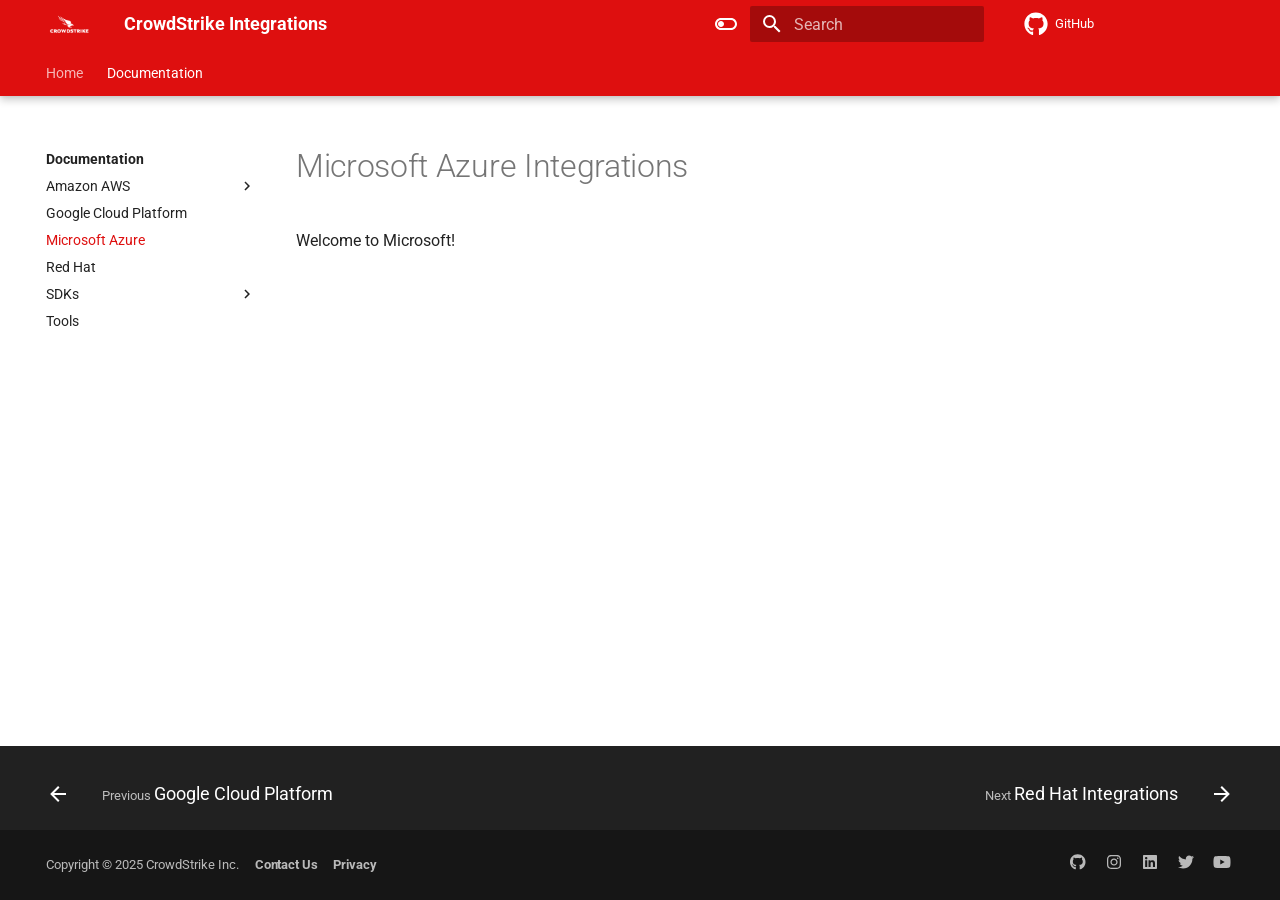
<file: docs/microsoft/index.html>
<!doctype html>
<html lang="en" class="no-js">
  <head>
    
      <meta charset="utf-8">
      <meta name="viewport" content="width=device-width,initial-scale=1">
      
      
      
      
        <link rel="prev" href="../google/">
      
      
        <link rel="next" href="../redhat/">
      
      
      <link rel="icon" href="../../assets/img/CS_Logos_2020_FullRed.png">
      <meta name="generator" content="mkdocs-1.6.1, mkdocs-material-9.6.11">
    
    
      
        <title>Microsoft Azure Integrations - CrowdStrike Integrations</title>
      
    
    
      <link rel="stylesheet" href="../../assets/stylesheets/main.4af4bdda.min.css">
      
        
        <link rel="stylesheet" href="../../assets/stylesheets/palette.06af60db.min.css">
      
      


    
    
      
    
    
      
        
        
        <link rel="preconnect" href="https://fonts.gstatic.com" crossorigin>
        <link rel="stylesheet" href="https://fonts.googleapis.com/css?family=Roboto:300,300i,400,400i,700,700i%7CRoboto+Mono:400,400i,700,700i&display=fallback">
        <style>:root{--md-text-font:"Roboto";--md-code-font:"Roboto Mono"}</style>
      
    
    
      <link rel="stylesheet" href="../../stylesheets/extra.css">
    
    <script>__md_scope=new URL("../..",location),__md_hash=e=>[...e].reduce(((e,_)=>(e<<5)-e+_.charCodeAt(0)),0),__md_get=(e,_=localStorage,t=__md_scope)=>JSON.parse(_.getItem(t.pathname+"."+e)),__md_set=(e,_,t=localStorage,a=__md_scope)=>{try{t.setItem(a.pathname+"."+e,JSON.stringify(_))}catch(e){}}</script>
    
      

    
    
    
  </head>
  
  
    
    
      
    
    
    
    
    <body dir="ltr" data-md-color-scheme="default" data-md-color-primary="indigo" data-md-color-accent="indigo">
  
    
    <input class="md-toggle" data-md-toggle="drawer" type="checkbox" id="__drawer" autocomplete="off">
    <input class="md-toggle" data-md-toggle="search" type="checkbox" id="__search" autocomplete="off">
    <label class="md-overlay" for="__drawer"></label>
    <div data-md-component="skip">
      
        
        <a href="#microsoft-azure-integrations" class="md-skip">
          Skip to content
        </a>
      
    </div>
    <div data-md-component="announce">
      
    </div>
    
    
      

  

<header class="md-header md-header--shadow md-header--lifted" data-md-component="header">
  <nav class="md-header__inner md-grid" aria-label="Header">
    <a href="../.." title="CrowdStrike Integrations" class="md-header__button md-logo" aria-label="CrowdStrike Integrations" data-md-component="logo">
      
  <img src="../../assets/img/CS_Logos_2020_FullWhite.png" alt="logo">

    </a>
    <label class="md-header__button md-icon" for="__drawer">
      
      <svg xmlns="http://www.w3.org/2000/svg" viewBox="0 0 24 24"><path d="M3 6h18v2H3zm0 5h18v2H3zm0 5h18v2H3z"/></svg>
    </label>
    <div class="md-header__title" data-md-component="header-title">
      <div class="md-header__ellipsis">
        <div class="md-header__topic">
          <span class="md-ellipsis">
            CrowdStrike Integrations
          </span>
        </div>
        <div class="md-header__topic" data-md-component="header-topic">
          <span class="md-ellipsis">
            
              Microsoft Azure Integrations
            
          </span>
        </div>
      </div>
    </div>
    
      
        <form class="md-header__option" data-md-component="palette">
  
    
    
    
    <input class="md-option" data-md-color-media="" data-md-color-scheme="default" data-md-color-primary="indigo" data-md-color-accent="indigo"  aria-label="Switch to dark mode"  type="radio" name="__palette" id="__palette_0">
    
      <label class="md-header__button md-icon" title="Switch to dark mode" for="__palette_1" hidden>
        <svg xmlns="http://www.w3.org/2000/svg" viewBox="0 0 24 24"><path d="M17 6H7c-3.31 0-6 2.69-6 6s2.69 6 6 6h10c3.31 0 6-2.69 6-6s-2.69-6-6-6m0 10H7c-2.21 0-4-1.79-4-4s1.79-4 4-4h10c2.21 0 4 1.79 4 4s-1.79 4-4 4M7 9c-1.66 0-3 1.34-3 3s1.34 3 3 3 3-1.34 3-3-1.34-3-3-3"/></svg>
      </label>
    
  
    
    
    
    <input class="md-option" data-md-color-media="" data-md-color-scheme="slate" data-md-color-primary="indigo" data-md-color-accent="indigo"  aria-label="Switch to light mode"  type="radio" name="__palette" id="__palette_1">
    
      <label class="md-header__button md-icon" title="Switch to light mode" for="__palette_0" hidden>
        <svg xmlns="http://www.w3.org/2000/svg" viewBox="0 0 24 24"><path d="M17 7H7a5 5 0 0 0-5 5 5 5 0 0 0 5 5h10a5 5 0 0 0 5-5 5 5 0 0 0-5-5m0 8a3 3 0 0 1-3-3 3 3 0 0 1 3-3 3 3 0 0 1 3 3 3 3 0 0 1-3 3"/></svg>
      </label>
    
  
</form>
      
    
    
      <script>var palette=__md_get("__palette");if(palette&&palette.color){if("(prefers-color-scheme)"===palette.color.media){var media=matchMedia("(prefers-color-scheme: light)"),input=document.querySelector(media.matches?"[data-md-color-media='(prefers-color-scheme: light)']":"[data-md-color-media='(prefers-color-scheme: dark)']");palette.color.media=input.getAttribute("data-md-color-media"),palette.color.scheme=input.getAttribute("data-md-color-scheme"),palette.color.primary=input.getAttribute("data-md-color-primary"),palette.color.accent=input.getAttribute("data-md-color-accent")}for(var[key,value]of Object.entries(palette.color))document.body.setAttribute("data-md-color-"+key,value)}</script>
    
    
    
      
      
        <label class="md-header__button md-icon" for="__search">
          
          <svg xmlns="http://www.w3.org/2000/svg" viewBox="0 0 24 24"><path d="M9.5 3A6.5 6.5 0 0 1 16 9.5c0 1.61-.59 3.09-1.56 4.23l.27.27h.79l5 5-1.5 1.5-5-5v-.79l-.27-.27A6.52 6.52 0 0 1 9.5 16 6.5 6.5 0 0 1 3 9.5 6.5 6.5 0 0 1 9.5 3m0 2C7 5 5 7 5 9.5S7 14 9.5 14 14 12 14 9.5 12 5 9.5 5"/></svg>
        </label>
        <div class="md-search" data-md-component="search" role="dialog">
  <label class="md-search__overlay" for="__search"></label>
  <div class="md-search__inner" role="search">
    <form class="md-search__form" name="search">
      <input type="text" class="md-search__input" name="query" aria-label="Search" placeholder="Search" autocapitalize="off" autocorrect="off" autocomplete="off" spellcheck="false" data-md-component="search-query" required>
      <label class="md-search__icon md-icon" for="__search">
        
        <svg xmlns="http://www.w3.org/2000/svg" viewBox="0 0 24 24"><path d="M9.5 3A6.5 6.5 0 0 1 16 9.5c0 1.61-.59 3.09-1.56 4.23l.27.27h.79l5 5-1.5 1.5-5-5v-.79l-.27-.27A6.52 6.52 0 0 1 9.5 16 6.5 6.5 0 0 1 3 9.5 6.5 6.5 0 0 1 9.5 3m0 2C7 5 5 7 5 9.5S7 14 9.5 14 14 12 14 9.5 12 5 9.5 5"/></svg>
        
        <svg xmlns="http://www.w3.org/2000/svg" viewBox="0 0 24 24"><path d="M20 11v2H8l5.5 5.5-1.42 1.42L4.16 12l7.92-7.92L13.5 5.5 8 11z"/></svg>
      </label>
      <nav class="md-search__options" aria-label="Search">
        
        <button type="reset" class="md-search__icon md-icon" title="Clear" aria-label="Clear" tabindex="-1">
          
          <svg xmlns="http://www.w3.org/2000/svg" viewBox="0 0 24 24"><path d="M19 6.41 17.59 5 12 10.59 6.41 5 5 6.41 10.59 12 5 17.59 6.41 19 12 13.41 17.59 19 19 17.59 13.41 12z"/></svg>
        </button>
      </nav>
      
    </form>
    <div class="md-search__output">
      <div class="md-search__scrollwrap" tabindex="0" data-md-scrollfix>
        <div class="md-search-result" data-md-component="search-result">
          <div class="md-search-result__meta">
            Initializing search
          </div>
          <ol class="md-search-result__list" role="presentation"></ol>
        </div>
      </div>
    </div>
  </div>
</div>
      
    
    
      <div class="md-header__source">
        <a href="https://github.com/crowdstrike/integrations" title="Go to repository" class="md-source" data-md-component="source">
  <div class="md-source__icon md-icon">
    
    <svg xmlns="http://www.w3.org/2000/svg" viewBox="0 0 496 512"><!--! Font Awesome Free 6.7.2 by @fontawesome - https://fontawesome.com License - https://fontawesome.com/license/free (Icons: CC BY 4.0, Fonts: SIL OFL 1.1, Code: MIT License) Copyright 2024 Fonticons, Inc.--><path d="M165.9 397.4c0 2-2.3 3.6-5.2 3.6-3.3.3-5.6-1.3-5.6-3.6 0-2 2.3-3.6 5.2-3.6 3-.3 5.6 1.3 5.6 3.6m-31.1-4.5c-.7 2 1.3 4.3 4.3 4.9 2.6 1 5.6 0 6.2-2s-1.3-4.3-4.3-5.2c-2.6-.7-5.5.3-6.2 2.3m44.2-1.7c-2.9.7-4.9 2.6-4.6 4.9.3 2 2.9 3.3 5.9 2.6 2.9-.7 4.9-2.6 4.6-4.6-.3-1.9-3-3.2-5.9-2.9M244.8 8C106.1 8 0 113.3 0 252c0 110.9 69.8 205.8 169.5 239.2 12.8 2.3 17.3-5.6 17.3-12.1 0-6.2-.3-40.4-.3-61.4 0 0-70 15-84.7-29.8 0 0-11.4-29.1-27.8-36.6 0 0-22.9-15.7 1.6-15.4 0 0 24.9 2 38.6 25.8 21.9 38.6 58.6 27.5 72.9 20.9 2.3-16 8.8-27.1 16-33.7-55.9-6.2-112.3-14.3-112.3-110.5 0-27.5 7.6-41.3 23.6-58.9-2.6-6.5-11.1-33.3 2.6-67.9 20.9-6.5 69 27 69 27 20-5.6 41.5-8.5 62.8-8.5s42.8 2.9 62.8 8.5c0 0 48.1-33.6 69-27 13.7 34.7 5.2 61.4 2.6 67.9 16 17.7 25.8 31.5 25.8 58.9 0 96.5-58.9 104.2-114.8 110.5 9.2 7.9 17 22.9 17 46.4 0 33.7-.3 75.4-.3 83.6 0 6.5 4.6 14.4 17.3 12.1C428.2 457.8 496 362.9 496 252 496 113.3 383.5 8 244.8 8M97.2 352.9c-1.3 1-1 3.3.7 5.2 1.6 1.6 3.9 2.3 5.2 1 1.3-1 1-3.3-.7-5.2-1.6-1.6-3.9-2.3-5.2-1m-10.8-8.1c-.7 1.3.3 2.9 2.3 3.9 1.6 1 3.6.7 4.3-.7.7-1.3-.3-2.9-2.3-3.9-2-.6-3.6-.3-4.3.7m32.4 35.6c-1.6 1.3-1 4.3 1.3 6.2 2.3 2.3 5.2 2.6 6.5 1 1.3-1.3.7-4.3-1.3-6.2-2.2-2.3-5.2-2.6-6.5-1m-11.4-14.7c-1.6 1-1.6 3.6 0 5.9s4.3 3.3 5.6 2.3c1.6-1.3 1.6-3.9 0-6.2-1.4-2.3-4-3.3-5.6-2"/></svg>
  </div>
  <div class="md-source__repository">
    GitHub
  </div>
</a>
      </div>
    
  </nav>
  
    
      
<nav class="md-tabs" aria-label="Tabs" data-md-component="tabs">
  <div class="md-grid">
    <ul class="md-tabs__list">
      
        
  
  
  
  
    <li class="md-tabs__item">
      <a href="../.." class="md-tabs__link">
        
  
  
    
  
  Home

      </a>
    </li>
  

      
        
  
  
  
    
  
  
    
    
      <li class="md-tabs__item md-tabs__item--active">
        <a href="../" class="md-tabs__link">
          
  
  
    
  
  Documentation

        </a>
      </li>
    
  

      
    </ul>
  </div>
</nav>
    
  
</header>
    
    <div class="md-container" data-md-component="container">
      
      
        
      
      <main class="md-main" data-md-component="main">
        <div class="md-main__inner md-grid">
          
            
              
              <div class="md-sidebar md-sidebar--primary" data-md-component="sidebar" data-md-type="navigation" >
                <div class="md-sidebar__scrollwrap">
                  <div class="md-sidebar__inner">
                    


  


  

<nav class="md-nav md-nav--primary md-nav--lifted md-nav--integrated" aria-label="Navigation" data-md-level="0">
  <label class="md-nav__title" for="__drawer">
    <a href="../.." title="CrowdStrike Integrations" class="md-nav__button md-logo" aria-label="CrowdStrike Integrations" data-md-component="logo">
      
  <img src="../../assets/img/CS_Logos_2020_FullWhite.png" alt="logo">

    </a>
    CrowdStrike Integrations
  </label>
  
    <div class="md-nav__source">
      <a href="https://github.com/crowdstrike/integrations" title="Go to repository" class="md-source" data-md-component="source">
  <div class="md-source__icon md-icon">
    
    <svg xmlns="http://www.w3.org/2000/svg" viewBox="0 0 496 512"><!--! Font Awesome Free 6.7.2 by @fontawesome - https://fontawesome.com License - https://fontawesome.com/license/free (Icons: CC BY 4.0, Fonts: SIL OFL 1.1, Code: MIT License) Copyright 2024 Fonticons, Inc.--><path d="M165.9 397.4c0 2-2.3 3.6-5.2 3.6-3.3.3-5.6-1.3-5.6-3.6 0-2 2.3-3.6 5.2-3.6 3-.3 5.6 1.3 5.6 3.6m-31.1-4.5c-.7 2 1.3 4.3 4.3 4.9 2.6 1 5.6 0 6.2-2s-1.3-4.3-4.3-5.2c-2.6-.7-5.5.3-6.2 2.3m44.2-1.7c-2.9.7-4.9 2.6-4.6 4.9.3 2 2.9 3.3 5.9 2.6 2.9-.7 4.9-2.6 4.6-4.6-.3-1.9-3-3.2-5.9-2.9M244.8 8C106.1 8 0 113.3 0 252c0 110.9 69.8 205.8 169.5 239.2 12.8 2.3 17.3-5.6 17.3-12.1 0-6.2-.3-40.4-.3-61.4 0 0-70 15-84.7-29.8 0 0-11.4-29.1-27.8-36.6 0 0-22.9-15.7 1.6-15.4 0 0 24.9 2 38.6 25.8 21.9 38.6 58.6 27.5 72.9 20.9 2.3-16 8.8-27.1 16-33.7-55.9-6.2-112.3-14.3-112.3-110.5 0-27.5 7.6-41.3 23.6-58.9-2.6-6.5-11.1-33.3 2.6-67.9 20.9-6.5 69 27 69 27 20-5.6 41.5-8.5 62.8-8.5s42.8 2.9 62.8 8.5c0 0 48.1-33.6 69-27 13.7 34.7 5.2 61.4 2.6 67.9 16 17.7 25.8 31.5 25.8 58.9 0 96.5-58.9 104.2-114.8 110.5 9.2 7.9 17 22.9 17 46.4 0 33.7-.3 75.4-.3 83.6 0 6.5 4.6 14.4 17.3 12.1C428.2 457.8 496 362.9 496 252 496 113.3 383.5 8 244.8 8M97.2 352.9c-1.3 1-1 3.3.7 5.2 1.6 1.6 3.9 2.3 5.2 1 1.3-1 1-3.3-.7-5.2-1.6-1.6-3.9-2.3-5.2-1m-10.8-8.1c-.7 1.3.3 2.9 2.3 3.9 1.6 1 3.6.7 4.3-.7.7-1.3-.3-2.9-2.3-3.9-2-.6-3.6-.3-4.3.7m32.4 35.6c-1.6 1.3-1 4.3 1.3 6.2 2.3 2.3 5.2 2.6 6.5 1 1.3-1.3.7-4.3-1.3-6.2-2.2-2.3-5.2-2.6-6.5-1m-11.4-14.7c-1.6 1-1.6 3.6 0 5.9s4.3 3.3 5.6 2.3c1.6-1.3 1.6-3.9 0-6.2-1.4-2.3-4-3.3-5.6-2"/></svg>
  </div>
  <div class="md-source__repository">
    GitHub
  </div>
</a>
    </div>
  
  <ul class="md-nav__list" data-md-scrollfix>
    
      
      
  
  
  
  
    <li class="md-nav__item">
      <a href="../.." class="md-nav__link">
        
  
  
  <span class="md-ellipsis">
    Home
    
  </span>
  

      </a>
    </li>
  

    
      
      
  
  
    
  
  
  
    
    
      
        
          
        
      
        
      
        
      
        
      
        
      
        
      
        
      
    
    
    
      
        
        
      
      
    
    
    <li class="md-nav__item md-nav__item--active md-nav__item--section md-nav__item--nested">
      
        
        
        <input class="md-nav__toggle md-toggle " type="checkbox" id="__nav_2" checked>
        
          
          <div class="md-nav__link md-nav__container">
            <a href="../" class="md-nav__link ">
              
  
  
  <span class="md-ellipsis">
    Documentation
    
  </span>
  

            </a>
            
              
              <label class="md-nav__link " for="__nav_2" id="__nav_2_label" tabindex="">
                <span class="md-nav__icon md-icon"></span>
              </label>
            
          </div>
        
        <nav class="md-nav" data-md-level="1" aria-labelledby="__nav_2_label" aria-expanded="true">
          <label class="md-nav__title" for="__nav_2">
            <span class="md-nav__icon md-icon"></span>
            Documentation
          </label>
          <ul class="md-nav__list" data-md-scrollfix>
            
              
            
              
                
  
  
  
  
    
    
      
        
          
        
      
        
      
        
      
    
    
    
      
      
    
    
    <li class="md-nav__item md-nav__item--nested">
      
        
        
        <input class="md-nav__toggle md-toggle " type="checkbox" id="__nav_2_2" >
        
          
          <div class="md-nav__link md-nav__container">
            <a href="../aws/" class="md-nav__link ">
              
  
  
  <span class="md-ellipsis">
    Amazon AWS
    
  </span>
  

            </a>
            
              
              <label class="md-nav__link " for="__nav_2_2" id="__nav_2_2_label" tabindex="0">
                <span class="md-nav__icon md-icon"></span>
              </label>
            
          </div>
        
        <nav class="md-nav" data-md-level="2" aria-labelledby="__nav_2_2_label" aria-expanded="false">
          <label class="md-nav__title" for="__nav_2_2">
            <span class="md-nav__icon md-icon"></span>
            Amazon AWS
          </label>
          <ul class="md-nav__list" data-md-scrollfix>
            
              
            
              
                
  
  
  
  
    
    
      
        
      
        
      
    
    
    
      
      
    
    
    <li class="md-nav__item md-nav__item--nested">
      
        
        
        <input class="md-nav__toggle md-toggle " type="checkbox" id="__nav_2_2_2" >
        
          
          <label class="md-nav__link" for="__nav_2_2_2" id="__nav_2_2_2_label" tabindex="0">
            
  
  
  <span class="md-ellipsis">
    AWS Network Firewall
    
  </span>
  

            <span class="md-nav__icon md-icon"></span>
          </label>
        
        <nav class="md-nav" data-md-level="3" aria-labelledby="__nav_2_2_2_label" aria-expanded="false">
          <label class="md-nav__title" for="__nav_2_2_2">
            <span class="md-nav__icon md-icon"></span>
            AWS Network Firewall
          </label>
          <ul class="md-nav__list" data-md-scrollfix>
            
              
                
  
  
  
  
    <li class="md-nav__item">
      <a href="../aws/aws-network-firewall/about/" class="md-nav__link">
        
  
  
  <span class="md-ellipsis">
    About AWS Firewall
    
  </span>
  

      </a>
    </li>
  

              
            
              
                
  
  
  
  
    <li class="md-nav__item">
      <a href="../aws/aws-network-firewall/cs-threat-intel/" class="md-nav__link">
        
  
  
  <span class="md-ellipsis">
    Integrating with CrowdStrike Threat Intelligence
    
  </span>
  

      </a>
    </li>
  

              
            
          </ul>
        </nav>
      
    </li>
  

              
            
              
                
  
  
  
  
    
    
      
        
          
        
      
    
    
    
      
      
    
    
    <li class="md-nav__item md-nav__item--nested">
      
        
        
        <input class="md-nav__toggle md-toggle " type="checkbox" id="__nav_2_2_3" >
        
          
          <div class="md-nav__link md-nav__container">
            <a href="../aws/aws-security-hub/" class="md-nav__link ">
              
  
  
  <span class="md-ellipsis">
    AWS Security Hub
    
  </span>
  

            </a>
            
          </div>
        
        <nav class="md-nav" data-md-level="3" aria-labelledby="__nav_2_2_3_label" aria-expanded="false">
          <label class="md-nav__title" for="__nav_2_2_3">
            <span class="md-nav__icon md-icon"></span>
            AWS Security Hub
          </label>
          <ul class="md-nav__list" data-md-scrollfix>
            
              
            
          </ul>
        </nav>
      
    </li>
  

              
            
          </ul>
        </nav>
      
    </li>
  

              
            
              
                
  
  
  
  
    
    
      
        
          
        
      
    
    
    
      
      
    
    
    <li class="md-nav__item md-nav__item--nested">
      
        
        
        <input class="md-nav__toggle md-toggle " type="checkbox" id="__nav_2_3" >
        
          
          <div class="md-nav__link md-nav__container">
            <a href="../google/" class="md-nav__link ">
              
  
  
  <span class="md-ellipsis">
    Google Cloud Platform
    
  </span>
  

            </a>
            
          </div>
        
        <nav class="md-nav" data-md-level="2" aria-labelledby="__nav_2_3_label" aria-expanded="false">
          <label class="md-nav__title" for="__nav_2_3">
            <span class="md-nav__icon md-icon"></span>
            Google Cloud Platform
          </label>
          <ul class="md-nav__list" data-md-scrollfix>
            
              
            
          </ul>
        </nav>
      
    </li>
  

              
            
              
                
  
  
    
  
  
  
    
    
      
        
          
        
      
    
    
    
      
      
    
    
    <li class="md-nav__item md-nav__item--active md-nav__item--nested">
      
        
        
        <input class="md-nav__toggle md-toggle " type="checkbox" id="__nav_2_4" checked>
        
          
          <div class="md-nav__link md-nav__container">
            <a href="./" class="md-nav__link md-nav__link--active">
              
  
  
  <span class="md-ellipsis">
    Microsoft Azure
    
  </span>
  

            </a>
            
          </div>
        
        <nav class="md-nav" data-md-level="2" aria-labelledby="__nav_2_4_label" aria-expanded="true">
          <label class="md-nav__title" for="__nav_2_4">
            <span class="md-nav__icon md-icon"></span>
            Microsoft Azure
          </label>
          <ul class="md-nav__list" data-md-scrollfix>
            
              
            
          </ul>
        </nav>
      
    </li>
  

              
            
              
                
  
  
  
  
    
    
      
        
          
        
      
    
    
    
      
      
    
    
    <li class="md-nav__item md-nav__item--nested">
      
        
        
        <input class="md-nav__toggle md-toggle " type="checkbox" id="__nav_2_5" >
        
          
          <div class="md-nav__link md-nav__container">
            <a href="../redhat/" class="md-nav__link ">
              
  
  
  <span class="md-ellipsis">
    Red Hat
    
  </span>
  

            </a>
            
          </div>
        
        <nav class="md-nav" data-md-level="2" aria-labelledby="__nav_2_5_label" aria-expanded="false">
          <label class="md-nav__title" for="__nav_2_5">
            <span class="md-nav__icon md-icon"></span>
            Red Hat
          </label>
          <ul class="md-nav__list" data-md-scrollfix>
            
              
            
          </ul>
        </nav>
      
    </li>
  

              
            
              
                
  
  
  
  
    
    
      
        
          
        
      
        
      
    
    
    
      
      
    
    
    <li class="md-nav__item md-nav__item--nested">
      
        
        
        <input class="md-nav__toggle md-toggle " type="checkbox" id="__nav_2_6" >
        
          
          <div class="md-nav__link md-nav__container">
            <a href="../sdk/" class="md-nav__link ">
              
  
  
  <span class="md-ellipsis">
    SDKs
    
  </span>
  

            </a>
            
              
              <label class="md-nav__link " for="__nav_2_6" id="__nav_2_6_label" tabindex="0">
                <span class="md-nav__icon md-icon"></span>
              </label>
            
          </div>
        
        <nav class="md-nav" data-md-level="2" aria-labelledby="__nav_2_6_label" aria-expanded="false">
          <label class="md-nav__title" for="__nav_2_6">
            <span class="md-nav__icon md-icon"></span>
            SDKs
          </label>
          <ul class="md-nav__list" data-md-scrollfix>
            
              
            
              
                
  
  
  
  
    
    
      
        
          
        
      
    
    
    
      
      
    
    
    <li class="md-nav__item md-nav__item--nested">
      
        
        
        <input class="md-nav__toggle md-toggle " type="checkbox" id="__nav_2_6_2" >
        
          
          <div class="md-nav__link md-nav__container">
            <a href="../sdk/gofalcon/" class="md-nav__link ">
              
  
  
  <span class="md-ellipsis">
    Gofalcon
    
  </span>
  

            </a>
            
          </div>
        
        <nav class="md-nav" data-md-level="3" aria-labelledby="__nav_2_6_2_label" aria-expanded="false">
          <label class="md-nav__title" for="__nav_2_6_2">
            <span class="md-nav__icon md-icon"></span>
            Gofalcon
          </label>
          <ul class="md-nav__list" data-md-scrollfix>
            
              
            
          </ul>
        </nav>
      
    </li>
  

              
            
          </ul>
        </nav>
      
    </li>
  

              
            
              
                
  
  
  
  
    
    
      
        
          
        
      
    
    
    
      
      
    
    
    <li class="md-nav__item md-nav__item--nested">
      
        
        
        <input class="md-nav__toggle md-toggle " type="checkbox" id="__nav_2_7" >
        
          
          <div class="md-nav__link md-nav__container">
            <a href="../tools/" class="md-nav__link ">
              
  
  
  <span class="md-ellipsis">
    Tools
    
  </span>
  

            </a>
            
          </div>
        
        <nav class="md-nav" data-md-level="2" aria-labelledby="__nav_2_7_label" aria-expanded="false">
          <label class="md-nav__title" for="__nav_2_7">
            <span class="md-nav__icon md-icon"></span>
            Tools
          </label>
          <ul class="md-nav__list" data-md-scrollfix>
            
              
            
          </ul>
        </nav>
      
    </li>
  

              
            
          </ul>
        </nav>
      
    </li>
  

    
  </ul>
</nav>
                  </div>
                </div>
              </div>
            
            
          
          
            <div class="md-content" data-md-component="content">
              <article class="md-content__inner md-typeset">
                
                  


  
  


<h1 id="microsoft-azure-integrations">Microsoft Azure Integrations<a class="headerlink" href="#microsoft-azure-integrations" title="Permanent link">&para;</a></h1>
<p>Welcome to Microsoft!</p>












                
              </article>
            </div>
          
          
<script>var target=document.getElementById(location.hash.slice(1));target&&target.name&&(target.checked=target.name.startsWith("__tabbed_"))</script>
        </div>
        
          <button type="button" class="md-top md-icon" data-md-component="top" hidden>
  
  <svg xmlns="http://www.w3.org/2000/svg" viewBox="0 0 24 24"><path d="M13 20h-2V8l-5.5 5.5-1.42-1.42L12 4.16l7.92 7.92-1.42 1.42L13 8z"/></svg>
  Back to top
</button>
        
      </main>
      
        <footer class="md-footer">
	
	
  
    <nav class="md-footer__inner md-grid" aria-label="footer.title">
      
      
        
        <a href="../google/" class="md-footer__link md-footer__link--prev" aria-label="Previous: Google Cloud Platform" rel="prev">
          <div class="md-footer__button md-icon">
            <svg xmlns="http://www.w3.org/2000/svg" viewBox="0 0 24 24"><path d="M20 11v2H8l5.5 5.5-1.42 1.42L4.16 12l7.92-7.92L13.5 5.5 8 11z"/></svg>
          </div>
          <div class="md-footer__title">
            <div class="md-ellipsis">
              <span class="md-footer__direction">
                Previous
              </span>
              Google Cloud Platform
            </div>
          </div>
        </a>
      
      
      
      
        
        <a href="../redhat/" class="md-footer__link md-footer__link--next" aria-label="Next: Red Hat Integrations" rel="next">
          <div class="md-footer__title">
            <div class="md-ellipsis">
              <span class="md-footer__direction">
                Next
              </span>
              Red Hat Integrations
            </div>
          </div>
          <div class="md-footer__button md-icon">
            <svg xmlns="http://www.w3.org/2000/svg" viewBox="0 0 24 24"><path d="M4 11v2h12l-5.5 5.5 1.42 1.42L19.84 12l-7.92-7.92L10.5 5.5 16 11z"/></svg>
          </div>
        </a>
      
      
    </nav>
  
  <div class="md-footer-meta md-typeset">
    <div class="md-footer-meta__inner md-grid">
      <div class="md-copyright">
    <div class="md-copyright__highlight" style="display: inline-block;">
	    Copyright &copy; 2025 CrowdStrike Inc. 
    </div>
    <div style="display: inline-block; margin-left: 1em" >
	    <h4><a href="https://www.crowdstrike.com/contact-us"/>Contact Us</a></h4>
    </div>
    <div style="display: inline-block; margin-left: 1em;">
            <h4><a href="https://www.crowdstrike.com/privacy-notice"/>Privacy</a></h4>
    </div>
</div>
      
        <div class="md-social">
  
    
    
    
    
      
      
    
    <a href="https://github.com/crowdstrike" target="_blank" rel="noopener" title="github.com" class="md-social__link">
      <svg xmlns="http://www.w3.org/2000/svg" viewBox="0 0 496 512"><!--! Font Awesome Free 6.7.2 by @fontawesome - https://fontawesome.com License - https://fontawesome.com/license/free (Icons: CC BY 4.0, Fonts: SIL OFL 1.1, Code: MIT License) Copyright 2024 Fonticons, Inc.--><path d="M165.9 397.4c0 2-2.3 3.6-5.2 3.6-3.3.3-5.6-1.3-5.6-3.6 0-2 2.3-3.6 5.2-3.6 3-.3 5.6 1.3 5.6 3.6m-31.1-4.5c-.7 2 1.3 4.3 4.3 4.9 2.6 1 5.6 0 6.2-2s-1.3-4.3-4.3-5.2c-2.6-.7-5.5.3-6.2 2.3m44.2-1.7c-2.9.7-4.9 2.6-4.6 4.9.3 2 2.9 3.3 5.9 2.6 2.9-.7 4.9-2.6 4.6-4.6-.3-1.9-3-3.2-5.9-2.9M244.8 8C106.1 8 0 113.3 0 252c0 110.9 69.8 205.8 169.5 239.2 12.8 2.3 17.3-5.6 17.3-12.1 0-6.2-.3-40.4-.3-61.4 0 0-70 15-84.7-29.8 0 0-11.4-29.1-27.8-36.6 0 0-22.9-15.7 1.6-15.4 0 0 24.9 2 38.6 25.8 21.9 38.6 58.6 27.5 72.9 20.9 2.3-16 8.8-27.1 16-33.7-55.9-6.2-112.3-14.3-112.3-110.5 0-27.5 7.6-41.3 23.6-58.9-2.6-6.5-11.1-33.3 2.6-67.9 20.9-6.5 69 27 69 27 20-5.6 41.5-8.5 62.8-8.5s42.8 2.9 62.8 8.5c0 0 48.1-33.6 69-27 13.7 34.7 5.2 61.4 2.6 67.9 16 17.7 25.8 31.5 25.8 58.9 0 96.5-58.9 104.2-114.8 110.5 9.2 7.9 17 22.9 17 46.4 0 33.7-.3 75.4-.3 83.6 0 6.5 4.6 14.4 17.3 12.1C428.2 457.8 496 362.9 496 252 496 113.3 383.5 8 244.8 8M97.2 352.9c-1.3 1-1 3.3.7 5.2 1.6 1.6 3.9 2.3 5.2 1 1.3-1 1-3.3-.7-5.2-1.6-1.6-3.9-2.3-5.2-1m-10.8-8.1c-.7 1.3.3 2.9 2.3 3.9 1.6 1 3.6.7 4.3-.7.7-1.3-.3-2.9-2.3-3.9-2-.6-3.6-.3-4.3.7m32.4 35.6c-1.6 1.3-1 4.3 1.3 6.2 2.3 2.3 5.2 2.6 6.5 1 1.3-1.3.7-4.3-1.3-6.2-2.2-2.3-5.2-2.6-6.5-1m-11.4-14.7c-1.6 1-1.6 3.6 0 5.9s4.3 3.3 5.6 2.3c1.6-1.3 1.6-3.9 0-6.2-1.4-2.3-4-3.3-5.6-2"/></svg>
    </a>
  
    
    
    
    
      
      
    
    <a href="https://instagram.com/crowdstrike" target="_blank" rel="noopener" title="instagram.com" class="md-social__link">
      <svg xmlns="http://www.w3.org/2000/svg" viewBox="0 0 448 512"><!--! Font Awesome Free 6.7.2 by @fontawesome - https://fontawesome.com License - https://fontawesome.com/license/free (Icons: CC BY 4.0, Fonts: SIL OFL 1.1, Code: MIT License) Copyright 2024 Fonticons, Inc.--><path d="M224.1 141c-63.6 0-114.9 51.3-114.9 114.9s51.3 114.9 114.9 114.9S339 319.5 339 255.9 287.7 141 224.1 141m0 189.6c-41.1 0-74.7-33.5-74.7-74.7s33.5-74.7 74.7-74.7 74.7 33.5 74.7 74.7-33.6 74.7-74.7 74.7m146.4-194.3c0 14.9-12 26.8-26.8 26.8-14.9 0-26.8-12-26.8-26.8s12-26.8 26.8-26.8 26.8 12 26.8 26.8m76.1 27.2c-1.7-35.9-9.9-67.7-36.2-93.9-26.2-26.2-58-34.4-93.9-36.2-37-2.1-147.9-2.1-184.9 0-35.8 1.7-67.6 9.9-93.9 36.1s-34.4 58-36.2 93.9c-2.1 37-2.1 147.9 0 184.9 1.7 35.9 9.9 67.7 36.2 93.9s58 34.4 93.9 36.2c37 2.1 147.9 2.1 184.9 0 35.9-1.7 67.7-9.9 93.9-36.2 26.2-26.2 34.4-58 36.2-93.9 2.1-37 2.1-147.8 0-184.8M398.8 388c-7.8 19.6-22.9 34.7-42.6 42.6-29.5 11.7-99.5 9-132.1 9s-102.7 2.6-132.1-9c-19.6-7.8-34.7-22.9-42.6-42.6-11.7-29.5-9-99.5-9-132.1s-2.6-102.7 9-132.1c7.8-19.6 22.9-34.7 42.6-42.6 29.5-11.7 99.5-9 132.1-9s102.7-2.6 132.1 9c19.6 7.8 34.7 22.9 42.6 42.6 11.7 29.5 9 99.5 9 132.1s2.7 102.7-9 132.1"/></svg>
    </a>
  
    
    
    
    
      
      
    
    <a href="https://linkedin.com/company/crowdstrike" target="_blank" rel="noopener" title="linkedin.com" class="md-social__link">
      <svg xmlns="http://www.w3.org/2000/svg" viewBox="0 0 448 512"><!--! Font Awesome Free 6.7.2 by @fontawesome - https://fontawesome.com License - https://fontawesome.com/license/free (Icons: CC BY 4.0, Fonts: SIL OFL 1.1, Code: MIT License) Copyright 2024 Fonticons, Inc.--><path d="M416 32H31.9C14.3 32 0 46.5 0 64.3v383.4C0 465.5 14.3 480 31.9 480H416c17.6 0 32-14.5 32-32.3V64.3c0-17.8-14.4-32.3-32-32.3M135.4 416H69V202.2h66.5V416zm-33.2-243c-21.3 0-38.5-17.3-38.5-38.5S80.9 96 102.2 96c21.2 0 38.5 17.3 38.5 38.5 0 21.3-17.2 38.5-38.5 38.5m282.1 243h-66.4V312c0-24.8-.5-56.7-34.5-56.7-34.6 0-39.9 27-39.9 54.9V416h-66.4V202.2h63.7v29.2h.9c8.9-16.8 30.6-34.5 62.9-34.5 67.2 0 79.7 44.3 79.7 101.9z"/></svg>
    </a>
  
    
    
    
    
      
      
    
    <a href="https://twitter.com/crowdstrike" target="_blank" rel="noopener" title="twitter.com" class="md-social__link">
      <svg xmlns="http://www.w3.org/2000/svg" viewBox="0 0 512 512"><!--! Font Awesome Free 6.7.2 by @fontawesome - https://fontawesome.com License - https://fontawesome.com/license/free (Icons: CC BY 4.0, Fonts: SIL OFL 1.1, Code: MIT License) Copyright 2024 Fonticons, Inc.--><path d="M459.37 151.716c.325 4.548.325 9.097.325 13.645 0 138.72-105.583 298.558-298.558 298.558-59.452 0-114.68-17.219-161.137-47.106 8.447.974 16.568 1.299 25.34 1.299 49.055 0 94.213-16.568 130.274-44.832-46.132-.975-84.792-31.188-98.112-72.772 6.498.974 12.995 1.624 19.818 1.624 9.421 0 18.843-1.3 27.614-3.573-48.081-9.747-84.143-51.98-84.143-102.985v-1.299c13.969 7.797 30.214 12.67 47.431 13.319-28.264-18.843-46.781-51.005-46.781-87.391 0-19.492 5.197-37.36 14.294-52.954 51.655 63.675 129.3 105.258 216.365 109.807-1.624-7.797-2.599-15.918-2.599-24.04 0-57.828 46.782-104.934 104.934-104.934 30.213 0 57.502 12.67 76.67 33.137 23.715-4.548 46.456-13.32 66.599-25.34-7.798 24.366-24.366 44.833-46.132 57.827 21.117-2.273 41.584-8.122 60.426-16.243-14.292 20.791-32.161 39.308-52.628 54.253"/></svg>
    </a>
  
    
    
    
    
      
      
    
    <a href="https://www.youtube.com/channel/UCsRdY9CtEVWTNO4ulwfzqVA" target="_blank" rel="noopener" title="www.youtube.com" class="md-social__link">
      <svg xmlns="http://www.w3.org/2000/svg" viewBox="0 0 576 512"><!--! Font Awesome Free 6.7.2 by @fontawesome - https://fontawesome.com License - https://fontawesome.com/license/free (Icons: CC BY 4.0, Fonts: SIL OFL 1.1, Code: MIT License) Copyright 2024 Fonticons, Inc.--><path d="M549.655 124.083c-6.281-23.65-24.787-42.276-48.284-48.597C458.781 64 288 64 288 64S117.22 64 74.629 75.486c-23.497 6.322-42.003 24.947-48.284 48.597-11.412 42.867-11.412 132.305-11.412 132.305s0 89.438 11.412 132.305c6.281 23.65 24.787 41.5 48.284 47.821C117.22 448 288 448 288 448s170.78 0 213.371-11.486c23.497-6.321 42.003-24.171 48.284-47.821 11.412-42.867 11.412-132.305 11.412-132.305s0-89.438-11.412-132.305m-317.51 213.508V175.185l142.739 81.205z"/></svg>
    </a>
  
</div>
      
    </div>
  </div>
</footer>
      
    </div>
    <div class="md-dialog" data-md-component="dialog">
      <div class="md-dialog__inner md-typeset"></div>
    </div>
    
    
    
      
      <script id="__config" type="application/json">{"base": "../..", "features": ["navigation.tabs", "navigation.indexes", "navigation.instant", "navigation.top", "navigation.tabs.sticky", "toc.integrate", "toc.follow"], "search": "../../assets/javascripts/workers/search.f8cc74c7.min.js", "tags": null, "translations": {"clipboard.copied": "Copied to clipboard", "clipboard.copy": "Copy to clipboard", "search.result.more.one": "1 more on this page", "search.result.more.other": "# more on this page", "search.result.none": "No matching documents", "search.result.one": "1 matching document", "search.result.other": "# matching documents", "search.result.placeholder": "Type to start searching", "search.result.term.missing": "Missing", "select.version": "Select version"}, "version": null}</script>
    
    
      <script src="../../assets/javascripts/bundle.c8b220af.min.js"></script>
      
    
  </body>
</html>
</file>
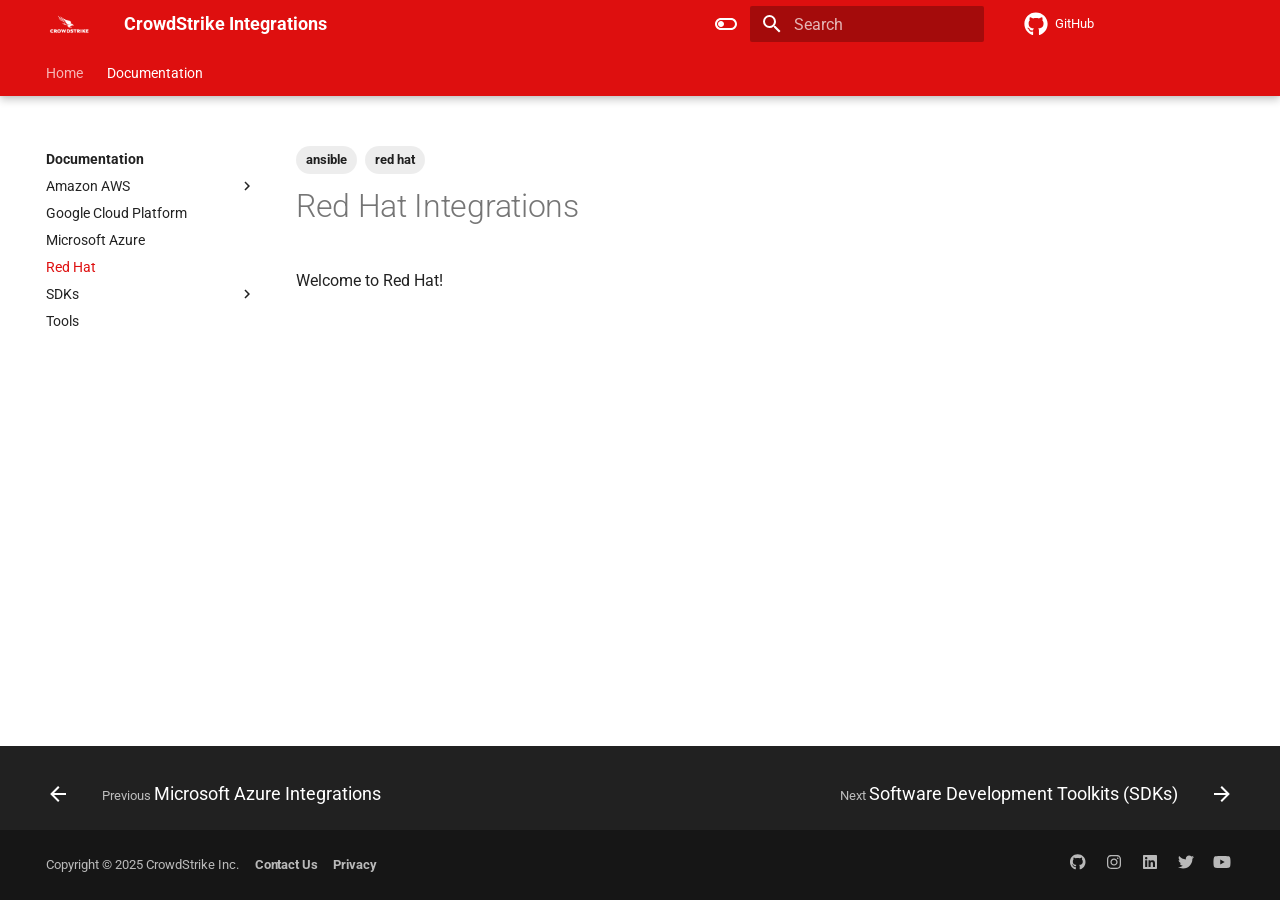
<file: docs/redhat/index.html>
<!doctype html>
<html lang="en" class="no-js">
  <head>
    
      <meta charset="utf-8">
      <meta name="viewport" content="width=device-width,initial-scale=1">
      
      
      
      
        <link rel="prev" href="../microsoft/">
      
      
        <link rel="next" href="../sdk/">
      
      
      <link rel="icon" href="../../assets/img/CS_Logos_2020_FullRed.png">
      <meta name="generator" content="mkdocs-1.6.1, mkdocs-material-9.6.11">
    
    
      
        <title>Red Hat Integrations - CrowdStrike Integrations</title>
      
    
    
      <link rel="stylesheet" href="../../assets/stylesheets/main.4af4bdda.min.css">
      
        
        <link rel="stylesheet" href="../../assets/stylesheets/palette.06af60db.min.css">
      
      


    
    
      
    
    
      
        
        
        <link rel="preconnect" href="https://fonts.gstatic.com" crossorigin>
        <link rel="stylesheet" href="https://fonts.googleapis.com/css?family=Roboto:300,300i,400,400i,700,700i%7CRoboto+Mono:400,400i,700,700i&display=fallback">
        <style>:root{--md-text-font:"Roboto";--md-code-font:"Roboto Mono"}</style>
      
    
    
      <link rel="stylesheet" href="../../stylesheets/extra.css">
    
    <script>__md_scope=new URL("../..",location),__md_hash=e=>[...e].reduce(((e,_)=>(e<<5)-e+_.charCodeAt(0)),0),__md_get=(e,_=localStorage,t=__md_scope)=>JSON.parse(_.getItem(t.pathname+"."+e)),__md_set=(e,_,t=localStorage,a=__md_scope)=>{try{t.setItem(a.pathname+"."+e,JSON.stringify(_))}catch(e){}}</script>
    
      

    
    
    
  </head>
  
  
    
    
      
    
    
    
    
    <body dir="ltr" data-md-color-scheme="default" data-md-color-primary="indigo" data-md-color-accent="indigo">
  
    
    <input class="md-toggle" data-md-toggle="drawer" type="checkbox" id="__drawer" autocomplete="off">
    <input class="md-toggle" data-md-toggle="search" type="checkbox" id="__search" autocomplete="off">
    <label class="md-overlay" for="__drawer"></label>
    <div data-md-component="skip">
      
        
        <a href="#red-hat-integrations" class="md-skip">
          Skip to content
        </a>
      
    </div>
    <div data-md-component="announce">
      
    </div>
    
    
      

  

<header class="md-header md-header--shadow md-header--lifted" data-md-component="header">
  <nav class="md-header__inner md-grid" aria-label="Header">
    <a href="../.." title="CrowdStrike Integrations" class="md-header__button md-logo" aria-label="CrowdStrike Integrations" data-md-component="logo">
      
  <img src="../../assets/img/CS_Logos_2020_FullWhite.png" alt="logo">

    </a>
    <label class="md-header__button md-icon" for="__drawer">
      
      <svg xmlns="http://www.w3.org/2000/svg" viewBox="0 0 24 24"><path d="M3 6h18v2H3zm0 5h18v2H3zm0 5h18v2H3z"/></svg>
    </label>
    <div class="md-header__title" data-md-component="header-title">
      <div class="md-header__ellipsis">
        <div class="md-header__topic">
          <span class="md-ellipsis">
            CrowdStrike Integrations
          </span>
        </div>
        <div class="md-header__topic" data-md-component="header-topic">
          <span class="md-ellipsis">
            
              Red Hat Integrations
            
          </span>
        </div>
      </div>
    </div>
    
      
        <form class="md-header__option" data-md-component="palette">
  
    
    
    
    <input class="md-option" data-md-color-media="" data-md-color-scheme="default" data-md-color-primary="indigo" data-md-color-accent="indigo"  aria-label="Switch to dark mode"  type="radio" name="__palette" id="__palette_0">
    
      <label class="md-header__button md-icon" title="Switch to dark mode" for="__palette_1" hidden>
        <svg xmlns="http://www.w3.org/2000/svg" viewBox="0 0 24 24"><path d="M17 6H7c-3.31 0-6 2.69-6 6s2.69 6 6 6h10c3.31 0 6-2.69 6-6s-2.69-6-6-6m0 10H7c-2.21 0-4-1.79-4-4s1.79-4 4-4h10c2.21 0 4 1.79 4 4s-1.79 4-4 4M7 9c-1.66 0-3 1.34-3 3s1.34 3 3 3 3-1.34 3-3-1.34-3-3-3"/></svg>
      </label>
    
  
    
    
    
    <input class="md-option" data-md-color-media="" data-md-color-scheme="slate" data-md-color-primary="indigo" data-md-color-accent="indigo"  aria-label="Switch to light mode"  type="radio" name="__palette" id="__palette_1">
    
      <label class="md-header__button md-icon" title="Switch to light mode" for="__palette_0" hidden>
        <svg xmlns="http://www.w3.org/2000/svg" viewBox="0 0 24 24"><path d="M17 7H7a5 5 0 0 0-5 5 5 5 0 0 0 5 5h10a5 5 0 0 0 5-5 5 5 0 0 0-5-5m0 8a3 3 0 0 1-3-3 3 3 0 0 1 3-3 3 3 0 0 1 3 3 3 3 0 0 1-3 3"/></svg>
      </label>
    
  
</form>
      
    
    
      <script>var palette=__md_get("__palette");if(palette&&palette.color){if("(prefers-color-scheme)"===palette.color.media){var media=matchMedia("(prefers-color-scheme: light)"),input=document.querySelector(media.matches?"[data-md-color-media='(prefers-color-scheme: light)']":"[data-md-color-media='(prefers-color-scheme: dark)']");palette.color.media=input.getAttribute("data-md-color-media"),palette.color.scheme=input.getAttribute("data-md-color-scheme"),palette.color.primary=input.getAttribute("data-md-color-primary"),palette.color.accent=input.getAttribute("data-md-color-accent")}for(var[key,value]of Object.entries(palette.color))document.body.setAttribute("data-md-color-"+key,value)}</script>
    
    
    
      
      
        <label class="md-header__button md-icon" for="__search">
          
          <svg xmlns="http://www.w3.org/2000/svg" viewBox="0 0 24 24"><path d="M9.5 3A6.5 6.5 0 0 1 16 9.5c0 1.61-.59 3.09-1.56 4.23l.27.27h.79l5 5-1.5 1.5-5-5v-.79l-.27-.27A6.52 6.52 0 0 1 9.5 16 6.5 6.5 0 0 1 3 9.5 6.5 6.5 0 0 1 9.5 3m0 2C7 5 5 7 5 9.5S7 14 9.5 14 14 12 14 9.5 12 5 9.5 5"/></svg>
        </label>
        <div class="md-search" data-md-component="search" role="dialog">
  <label class="md-search__overlay" for="__search"></label>
  <div class="md-search__inner" role="search">
    <form class="md-search__form" name="search">
      <input type="text" class="md-search__input" name="query" aria-label="Search" placeholder="Search" autocapitalize="off" autocorrect="off" autocomplete="off" spellcheck="false" data-md-component="search-query" required>
      <label class="md-search__icon md-icon" for="__search">
        
        <svg xmlns="http://www.w3.org/2000/svg" viewBox="0 0 24 24"><path d="M9.5 3A6.5 6.5 0 0 1 16 9.5c0 1.61-.59 3.09-1.56 4.23l.27.27h.79l5 5-1.5 1.5-5-5v-.79l-.27-.27A6.52 6.52 0 0 1 9.5 16 6.5 6.5 0 0 1 3 9.5 6.5 6.5 0 0 1 9.5 3m0 2C7 5 5 7 5 9.5S7 14 9.5 14 14 12 14 9.5 12 5 9.5 5"/></svg>
        
        <svg xmlns="http://www.w3.org/2000/svg" viewBox="0 0 24 24"><path d="M20 11v2H8l5.5 5.5-1.42 1.42L4.16 12l7.92-7.92L13.5 5.5 8 11z"/></svg>
      </label>
      <nav class="md-search__options" aria-label="Search">
        
        <button type="reset" class="md-search__icon md-icon" title="Clear" aria-label="Clear" tabindex="-1">
          
          <svg xmlns="http://www.w3.org/2000/svg" viewBox="0 0 24 24"><path d="M19 6.41 17.59 5 12 10.59 6.41 5 5 6.41 10.59 12 5 17.59 6.41 19 12 13.41 17.59 19 19 17.59 13.41 12z"/></svg>
        </button>
      </nav>
      
    </form>
    <div class="md-search__output">
      <div class="md-search__scrollwrap" tabindex="0" data-md-scrollfix>
        <div class="md-search-result" data-md-component="search-result">
          <div class="md-search-result__meta">
            Initializing search
          </div>
          <ol class="md-search-result__list" role="presentation"></ol>
        </div>
      </div>
    </div>
  </div>
</div>
      
    
    
      <div class="md-header__source">
        <a href="https://github.com/crowdstrike/integrations" title="Go to repository" class="md-source" data-md-component="source">
  <div class="md-source__icon md-icon">
    
    <svg xmlns="http://www.w3.org/2000/svg" viewBox="0 0 496 512"><!--! Font Awesome Free 6.7.2 by @fontawesome - https://fontawesome.com License - https://fontawesome.com/license/free (Icons: CC BY 4.0, Fonts: SIL OFL 1.1, Code: MIT License) Copyright 2024 Fonticons, Inc.--><path d="M165.9 397.4c0 2-2.3 3.6-5.2 3.6-3.3.3-5.6-1.3-5.6-3.6 0-2 2.3-3.6 5.2-3.6 3-.3 5.6 1.3 5.6 3.6m-31.1-4.5c-.7 2 1.3 4.3 4.3 4.9 2.6 1 5.6 0 6.2-2s-1.3-4.3-4.3-5.2c-2.6-.7-5.5.3-6.2 2.3m44.2-1.7c-2.9.7-4.9 2.6-4.6 4.9.3 2 2.9 3.3 5.9 2.6 2.9-.7 4.9-2.6 4.6-4.6-.3-1.9-3-3.2-5.9-2.9M244.8 8C106.1 8 0 113.3 0 252c0 110.9 69.8 205.8 169.5 239.2 12.8 2.3 17.3-5.6 17.3-12.1 0-6.2-.3-40.4-.3-61.4 0 0-70 15-84.7-29.8 0 0-11.4-29.1-27.8-36.6 0 0-22.9-15.7 1.6-15.4 0 0 24.9 2 38.6 25.8 21.9 38.6 58.6 27.5 72.9 20.9 2.3-16 8.8-27.1 16-33.7-55.9-6.2-112.3-14.3-112.3-110.5 0-27.5 7.6-41.3 23.6-58.9-2.6-6.5-11.1-33.3 2.6-67.9 20.9-6.5 69 27 69 27 20-5.6 41.5-8.5 62.8-8.5s42.8 2.9 62.8 8.5c0 0 48.1-33.6 69-27 13.7 34.7 5.2 61.4 2.6 67.9 16 17.7 25.8 31.5 25.8 58.9 0 96.5-58.9 104.2-114.8 110.5 9.2 7.9 17 22.9 17 46.4 0 33.7-.3 75.4-.3 83.6 0 6.5 4.6 14.4 17.3 12.1C428.2 457.8 496 362.9 496 252 496 113.3 383.5 8 244.8 8M97.2 352.9c-1.3 1-1 3.3.7 5.2 1.6 1.6 3.9 2.3 5.2 1 1.3-1 1-3.3-.7-5.2-1.6-1.6-3.9-2.3-5.2-1m-10.8-8.1c-.7 1.3.3 2.9 2.3 3.9 1.6 1 3.6.7 4.3-.7.7-1.3-.3-2.9-2.3-3.9-2-.6-3.6-.3-4.3.7m32.4 35.6c-1.6 1.3-1 4.3 1.3 6.2 2.3 2.3 5.2 2.6 6.5 1 1.3-1.3.7-4.3-1.3-6.2-2.2-2.3-5.2-2.6-6.5-1m-11.4-14.7c-1.6 1-1.6 3.6 0 5.9s4.3 3.3 5.6 2.3c1.6-1.3 1.6-3.9 0-6.2-1.4-2.3-4-3.3-5.6-2"/></svg>
  </div>
  <div class="md-source__repository">
    GitHub
  </div>
</a>
      </div>
    
  </nav>
  
    
      
<nav class="md-tabs" aria-label="Tabs" data-md-component="tabs">
  <div class="md-grid">
    <ul class="md-tabs__list">
      
        
  
  
  
  
    <li class="md-tabs__item">
      <a href="../.." class="md-tabs__link">
        
  
  
    
  
  Home

      </a>
    </li>
  

      
        
  
  
  
    
  
  
    
    
      <li class="md-tabs__item md-tabs__item--active">
        <a href="../" class="md-tabs__link">
          
  
  
    
  
  Documentation

        </a>
      </li>
    
  

      
    </ul>
  </div>
</nav>
    
  
</header>
    
    <div class="md-container" data-md-component="container">
      
      
        
      
      <main class="md-main" data-md-component="main">
        <div class="md-main__inner md-grid">
          
            
              
              <div class="md-sidebar md-sidebar--primary" data-md-component="sidebar" data-md-type="navigation" >
                <div class="md-sidebar__scrollwrap">
                  <div class="md-sidebar__inner">
                    


  


  

<nav class="md-nav md-nav--primary md-nav--lifted md-nav--integrated" aria-label="Navigation" data-md-level="0">
  <label class="md-nav__title" for="__drawer">
    <a href="../.." title="CrowdStrike Integrations" class="md-nav__button md-logo" aria-label="CrowdStrike Integrations" data-md-component="logo">
      
  <img src="../../assets/img/CS_Logos_2020_FullWhite.png" alt="logo">

    </a>
    CrowdStrike Integrations
  </label>
  
    <div class="md-nav__source">
      <a href="https://github.com/crowdstrike/integrations" title="Go to repository" class="md-source" data-md-component="source">
  <div class="md-source__icon md-icon">
    
    <svg xmlns="http://www.w3.org/2000/svg" viewBox="0 0 496 512"><!--! Font Awesome Free 6.7.2 by @fontawesome - https://fontawesome.com License - https://fontawesome.com/license/free (Icons: CC BY 4.0, Fonts: SIL OFL 1.1, Code: MIT License) Copyright 2024 Fonticons, Inc.--><path d="M165.9 397.4c0 2-2.3 3.6-5.2 3.6-3.3.3-5.6-1.3-5.6-3.6 0-2 2.3-3.6 5.2-3.6 3-.3 5.6 1.3 5.6 3.6m-31.1-4.5c-.7 2 1.3 4.3 4.3 4.9 2.6 1 5.6 0 6.2-2s-1.3-4.3-4.3-5.2c-2.6-.7-5.5.3-6.2 2.3m44.2-1.7c-2.9.7-4.9 2.6-4.6 4.9.3 2 2.9 3.3 5.9 2.6 2.9-.7 4.9-2.6 4.6-4.6-.3-1.9-3-3.2-5.9-2.9M244.8 8C106.1 8 0 113.3 0 252c0 110.9 69.8 205.8 169.5 239.2 12.8 2.3 17.3-5.6 17.3-12.1 0-6.2-.3-40.4-.3-61.4 0 0-70 15-84.7-29.8 0 0-11.4-29.1-27.8-36.6 0 0-22.9-15.7 1.6-15.4 0 0 24.9 2 38.6 25.8 21.9 38.6 58.6 27.5 72.9 20.9 2.3-16 8.8-27.1 16-33.7-55.9-6.2-112.3-14.3-112.3-110.5 0-27.5 7.6-41.3 23.6-58.9-2.6-6.5-11.1-33.3 2.6-67.9 20.9-6.5 69 27 69 27 20-5.6 41.5-8.5 62.8-8.5s42.8 2.9 62.8 8.5c0 0 48.1-33.6 69-27 13.7 34.7 5.2 61.4 2.6 67.9 16 17.7 25.8 31.5 25.8 58.9 0 96.5-58.9 104.2-114.8 110.5 9.2 7.9 17 22.9 17 46.4 0 33.7-.3 75.4-.3 83.6 0 6.5 4.6 14.4 17.3 12.1C428.2 457.8 496 362.9 496 252 496 113.3 383.5 8 244.8 8M97.2 352.9c-1.3 1-1 3.3.7 5.2 1.6 1.6 3.9 2.3 5.2 1 1.3-1 1-3.3-.7-5.2-1.6-1.6-3.9-2.3-5.2-1m-10.8-8.1c-.7 1.3.3 2.9 2.3 3.9 1.6 1 3.6.7 4.3-.7.7-1.3-.3-2.9-2.3-3.9-2-.6-3.6-.3-4.3.7m32.4 35.6c-1.6 1.3-1 4.3 1.3 6.2 2.3 2.3 5.2 2.6 6.5 1 1.3-1.3.7-4.3-1.3-6.2-2.2-2.3-5.2-2.6-6.5-1m-11.4-14.7c-1.6 1-1.6 3.6 0 5.9s4.3 3.3 5.6 2.3c1.6-1.3 1.6-3.9 0-6.2-1.4-2.3-4-3.3-5.6-2"/></svg>
  </div>
  <div class="md-source__repository">
    GitHub
  </div>
</a>
    </div>
  
  <ul class="md-nav__list" data-md-scrollfix>
    
      
      
  
  
  
  
    <li class="md-nav__item">
      <a href="../.." class="md-nav__link">
        
  
  
  <span class="md-ellipsis">
    Home
    
  </span>
  

      </a>
    </li>
  

    
      
      
  
  
    
  
  
  
    
    
      
        
          
        
      
        
      
        
      
        
      
        
      
        
      
        
      
    
    
    
      
        
        
      
      
    
    
    <li class="md-nav__item md-nav__item--active md-nav__item--section md-nav__item--nested">
      
        
        
        <input class="md-nav__toggle md-toggle " type="checkbox" id="__nav_2" checked>
        
          
          <div class="md-nav__link md-nav__container">
            <a href="../" class="md-nav__link ">
              
  
  
  <span class="md-ellipsis">
    Documentation
    
  </span>
  

            </a>
            
              
              <label class="md-nav__link " for="__nav_2" id="__nav_2_label" tabindex="">
                <span class="md-nav__icon md-icon"></span>
              </label>
            
          </div>
        
        <nav class="md-nav" data-md-level="1" aria-labelledby="__nav_2_label" aria-expanded="true">
          <label class="md-nav__title" for="__nav_2">
            <span class="md-nav__icon md-icon"></span>
            Documentation
          </label>
          <ul class="md-nav__list" data-md-scrollfix>
            
              
            
              
                
  
  
  
  
    
    
      
        
          
        
      
        
      
        
      
    
    
    
      
      
    
    
    <li class="md-nav__item md-nav__item--nested">
      
        
        
        <input class="md-nav__toggle md-toggle " type="checkbox" id="__nav_2_2" >
        
          
          <div class="md-nav__link md-nav__container">
            <a href="../aws/" class="md-nav__link ">
              
  
  
  <span class="md-ellipsis">
    Amazon AWS
    
  </span>
  

            </a>
            
              
              <label class="md-nav__link " for="__nav_2_2" id="__nav_2_2_label" tabindex="0">
                <span class="md-nav__icon md-icon"></span>
              </label>
            
          </div>
        
        <nav class="md-nav" data-md-level="2" aria-labelledby="__nav_2_2_label" aria-expanded="false">
          <label class="md-nav__title" for="__nav_2_2">
            <span class="md-nav__icon md-icon"></span>
            Amazon AWS
          </label>
          <ul class="md-nav__list" data-md-scrollfix>
            
              
            
              
                
  
  
  
  
    
    
      
        
      
        
      
    
    
    
      
      
    
    
    <li class="md-nav__item md-nav__item--nested">
      
        
        
        <input class="md-nav__toggle md-toggle " type="checkbox" id="__nav_2_2_2" >
        
          
          <label class="md-nav__link" for="__nav_2_2_2" id="__nav_2_2_2_label" tabindex="0">
            
  
  
  <span class="md-ellipsis">
    AWS Network Firewall
    
  </span>
  

            <span class="md-nav__icon md-icon"></span>
          </label>
        
        <nav class="md-nav" data-md-level="3" aria-labelledby="__nav_2_2_2_label" aria-expanded="false">
          <label class="md-nav__title" for="__nav_2_2_2">
            <span class="md-nav__icon md-icon"></span>
            AWS Network Firewall
          </label>
          <ul class="md-nav__list" data-md-scrollfix>
            
              
                
  
  
  
  
    <li class="md-nav__item">
      <a href="../aws/aws-network-firewall/about/" class="md-nav__link">
        
  
  
  <span class="md-ellipsis">
    About AWS Firewall
    
  </span>
  

      </a>
    </li>
  

              
            
              
                
  
  
  
  
    <li class="md-nav__item">
      <a href="../aws/aws-network-firewall/cs-threat-intel/" class="md-nav__link">
        
  
  
  <span class="md-ellipsis">
    Integrating with CrowdStrike Threat Intelligence
    
  </span>
  

      </a>
    </li>
  

              
            
          </ul>
        </nav>
      
    </li>
  

              
            
              
                
  
  
  
  
    
    
      
        
          
        
      
    
    
    
      
      
    
    
    <li class="md-nav__item md-nav__item--nested">
      
        
        
        <input class="md-nav__toggle md-toggle " type="checkbox" id="__nav_2_2_3" >
        
          
          <div class="md-nav__link md-nav__container">
            <a href="../aws/aws-security-hub/" class="md-nav__link ">
              
  
  
  <span class="md-ellipsis">
    AWS Security Hub
    
  </span>
  

            </a>
            
          </div>
        
        <nav class="md-nav" data-md-level="3" aria-labelledby="__nav_2_2_3_label" aria-expanded="false">
          <label class="md-nav__title" for="__nav_2_2_3">
            <span class="md-nav__icon md-icon"></span>
            AWS Security Hub
          </label>
          <ul class="md-nav__list" data-md-scrollfix>
            
              
            
          </ul>
        </nav>
      
    </li>
  

              
            
          </ul>
        </nav>
      
    </li>
  

              
            
              
                
  
  
  
  
    
    
      
        
          
        
      
    
    
    
      
      
    
    
    <li class="md-nav__item md-nav__item--nested">
      
        
        
        <input class="md-nav__toggle md-toggle " type="checkbox" id="__nav_2_3" >
        
          
          <div class="md-nav__link md-nav__container">
            <a href="../google/" class="md-nav__link ">
              
  
  
  <span class="md-ellipsis">
    Google Cloud Platform
    
  </span>
  

            </a>
            
          </div>
        
        <nav class="md-nav" data-md-level="2" aria-labelledby="__nav_2_3_label" aria-expanded="false">
          <label class="md-nav__title" for="__nav_2_3">
            <span class="md-nav__icon md-icon"></span>
            Google Cloud Platform
          </label>
          <ul class="md-nav__list" data-md-scrollfix>
            
              
            
          </ul>
        </nav>
      
    </li>
  

              
            
              
                
  
  
  
  
    
    
      
        
          
        
      
    
    
    
      
      
    
    
    <li class="md-nav__item md-nav__item--nested">
      
        
        
        <input class="md-nav__toggle md-toggle " type="checkbox" id="__nav_2_4" >
        
          
          <div class="md-nav__link md-nav__container">
            <a href="../microsoft/" class="md-nav__link ">
              
  
  
  <span class="md-ellipsis">
    Microsoft Azure
    
  </span>
  

            </a>
            
          </div>
        
        <nav class="md-nav" data-md-level="2" aria-labelledby="__nav_2_4_label" aria-expanded="false">
          <label class="md-nav__title" for="__nav_2_4">
            <span class="md-nav__icon md-icon"></span>
            Microsoft Azure
          </label>
          <ul class="md-nav__list" data-md-scrollfix>
            
              
            
          </ul>
        </nav>
      
    </li>
  

              
            
              
                
  
  
    
  
  
  
    
    
      
        
          
        
      
    
    
    
      
      
    
    
    <li class="md-nav__item md-nav__item--active md-nav__item--nested">
      
        
        
        <input class="md-nav__toggle md-toggle " type="checkbox" id="__nav_2_5" checked>
        
          
          <div class="md-nav__link md-nav__container">
            <a href="./" class="md-nav__link md-nav__link--active">
              
  
  
  <span class="md-ellipsis">
    Red Hat
    
  </span>
  

            </a>
            
          </div>
        
        <nav class="md-nav" data-md-level="2" aria-labelledby="__nav_2_5_label" aria-expanded="true">
          <label class="md-nav__title" for="__nav_2_5">
            <span class="md-nav__icon md-icon"></span>
            Red Hat
          </label>
          <ul class="md-nav__list" data-md-scrollfix>
            
              
            
          </ul>
        </nav>
      
    </li>
  

              
            
              
                
  
  
  
  
    
    
      
        
          
        
      
        
      
    
    
    
      
      
    
    
    <li class="md-nav__item md-nav__item--nested">
      
        
        
        <input class="md-nav__toggle md-toggle " type="checkbox" id="__nav_2_6" >
        
          
          <div class="md-nav__link md-nav__container">
            <a href="../sdk/" class="md-nav__link ">
              
  
  
  <span class="md-ellipsis">
    SDKs
    
  </span>
  

            </a>
            
              
              <label class="md-nav__link " for="__nav_2_6" id="__nav_2_6_label" tabindex="0">
                <span class="md-nav__icon md-icon"></span>
              </label>
            
          </div>
        
        <nav class="md-nav" data-md-level="2" aria-labelledby="__nav_2_6_label" aria-expanded="false">
          <label class="md-nav__title" for="__nav_2_6">
            <span class="md-nav__icon md-icon"></span>
            SDKs
          </label>
          <ul class="md-nav__list" data-md-scrollfix>
            
              
            
              
                
  
  
  
  
    
    
      
        
          
        
      
    
    
    
      
      
    
    
    <li class="md-nav__item md-nav__item--nested">
      
        
        
        <input class="md-nav__toggle md-toggle " type="checkbox" id="__nav_2_6_2" >
        
          
          <div class="md-nav__link md-nav__container">
            <a href="../sdk/gofalcon/" class="md-nav__link ">
              
  
  
  <span class="md-ellipsis">
    Gofalcon
    
  </span>
  

            </a>
            
          </div>
        
        <nav class="md-nav" data-md-level="3" aria-labelledby="__nav_2_6_2_label" aria-expanded="false">
          <label class="md-nav__title" for="__nav_2_6_2">
            <span class="md-nav__icon md-icon"></span>
            Gofalcon
          </label>
          <ul class="md-nav__list" data-md-scrollfix>
            
              
            
          </ul>
        </nav>
      
    </li>
  

              
            
          </ul>
        </nav>
      
    </li>
  

              
            
              
                
  
  
  
  
    
    
      
        
          
        
      
    
    
    
      
      
    
    
    <li class="md-nav__item md-nav__item--nested">
      
        
        
        <input class="md-nav__toggle md-toggle " type="checkbox" id="__nav_2_7" >
        
          
          <div class="md-nav__link md-nav__container">
            <a href="../tools/" class="md-nav__link ">
              
  
  
  <span class="md-ellipsis">
    Tools
    
  </span>
  

            </a>
            
          </div>
        
        <nav class="md-nav" data-md-level="2" aria-labelledby="__nav_2_7_label" aria-expanded="false">
          <label class="md-nav__title" for="__nav_2_7">
            <span class="md-nav__icon md-icon"></span>
            Tools
          </label>
          <ul class="md-nav__list" data-md-scrollfix>
            
              
            
          </ul>
        </nav>
      
    </li>
  

              
            
          </ul>
        </nav>
      
    </li>
  

    
  </ul>
</nav>
                  </div>
                </div>
              </div>
            
            
          
          
            <div class="md-content" data-md-component="content">
              <article class="md-content__inner md-typeset">
                
                  

  <nav class="md-tags" >
    
      
      
      
        <span class="md-tag">ansible</span>
      
    
      
      
      
        <span class="md-tag">red hat</span>
      
    
  </nav>


  
  


<h1 id="red-hat-integrations">Red Hat Integrations<a class="headerlink" href="#red-hat-integrations" title="Permanent link">&para;</a></h1>
<p>Welcome to Red Hat!</p>







  
  






                
              </article>
            </div>
          
          
<script>var target=document.getElementById(location.hash.slice(1));target&&target.name&&(target.checked=target.name.startsWith("__tabbed_"))</script>
        </div>
        
          <button type="button" class="md-top md-icon" data-md-component="top" hidden>
  
  <svg xmlns="http://www.w3.org/2000/svg" viewBox="0 0 24 24"><path d="M13 20h-2V8l-5.5 5.5-1.42-1.42L12 4.16l7.92 7.92-1.42 1.42L13 8z"/></svg>
  Back to top
</button>
        
      </main>
      
        <footer class="md-footer">
	
	
          
	  
        
  
    <nav class="md-footer__inner md-grid" aria-label="footer.title">
      
      
        
        <a href="../microsoft/" class="md-footer__link md-footer__link--prev" aria-label="Previous: Microsoft Azure Integrations" rel="prev">
          <div class="md-footer__button md-icon">
            <svg xmlns="http://www.w3.org/2000/svg" viewBox="0 0 24 24"><path d="M20 11v2H8l5.5 5.5-1.42 1.42L4.16 12l7.92-7.92L13.5 5.5 8 11z"/></svg>
          </div>
          <div class="md-footer__title">
            <div class="md-ellipsis">
              <span class="md-footer__direction">
                Previous
              </span>
              Microsoft Azure Integrations
            </div>
          </div>
        </a>
      
      
      
      
        
        <a href="../sdk/" class="md-footer__link md-footer__link--next" aria-label="Next: Software Development Toolkits (SDKs)" rel="next">
          <div class="md-footer__title">
            <div class="md-ellipsis">
              <span class="md-footer__direction">
                Next
              </span>
              Software Development Toolkits (SDKs)
            </div>
          </div>
          <div class="md-footer__button md-icon">
            <svg xmlns="http://www.w3.org/2000/svg" viewBox="0 0 24 24"><path d="M4 11v2h12l-5.5 5.5 1.42 1.42L19.84 12l-7.92-7.92L10.5 5.5 16 11z"/></svg>
          </div>
        </a>
      
      
    </nav>
  
  <div class="md-footer-meta md-typeset">
    <div class="md-footer-meta__inner md-grid">
      <div class="md-copyright">
    <div class="md-copyright__highlight" style="display: inline-block;">
	    Copyright &copy; 2025 CrowdStrike Inc. 
    </div>
    <div style="display: inline-block; margin-left: 1em" >
	    <h4><a href="https://www.crowdstrike.com/contact-us"/>Contact Us</a></h4>
    </div>
    <div style="display: inline-block; margin-left: 1em;">
            <h4><a href="https://www.crowdstrike.com/privacy-notice"/>Privacy</a></h4>
    </div>
</div>
      
        <div class="md-social">
  
    
    
    
    
      
      
    
    <a href="https://github.com/crowdstrike" target="_blank" rel="noopener" title="github.com" class="md-social__link">
      <svg xmlns="http://www.w3.org/2000/svg" viewBox="0 0 496 512"><!--! Font Awesome Free 6.7.2 by @fontawesome - https://fontawesome.com License - https://fontawesome.com/license/free (Icons: CC BY 4.0, Fonts: SIL OFL 1.1, Code: MIT License) Copyright 2024 Fonticons, Inc.--><path d="M165.9 397.4c0 2-2.3 3.6-5.2 3.6-3.3.3-5.6-1.3-5.6-3.6 0-2 2.3-3.6 5.2-3.6 3-.3 5.6 1.3 5.6 3.6m-31.1-4.5c-.7 2 1.3 4.3 4.3 4.9 2.6 1 5.6 0 6.2-2s-1.3-4.3-4.3-5.2c-2.6-.7-5.5.3-6.2 2.3m44.2-1.7c-2.9.7-4.9 2.6-4.6 4.9.3 2 2.9 3.3 5.9 2.6 2.9-.7 4.9-2.6 4.6-4.6-.3-1.9-3-3.2-5.9-2.9M244.8 8C106.1 8 0 113.3 0 252c0 110.9 69.8 205.8 169.5 239.2 12.8 2.3 17.3-5.6 17.3-12.1 0-6.2-.3-40.4-.3-61.4 0 0-70 15-84.7-29.8 0 0-11.4-29.1-27.8-36.6 0 0-22.9-15.7 1.6-15.4 0 0 24.9 2 38.6 25.8 21.9 38.6 58.6 27.5 72.9 20.9 2.3-16 8.8-27.1 16-33.7-55.9-6.2-112.3-14.3-112.3-110.5 0-27.5 7.6-41.3 23.6-58.9-2.6-6.5-11.1-33.3 2.6-67.9 20.9-6.5 69 27 69 27 20-5.6 41.5-8.5 62.8-8.5s42.8 2.9 62.8 8.5c0 0 48.1-33.6 69-27 13.7 34.7 5.2 61.4 2.6 67.9 16 17.7 25.8 31.5 25.8 58.9 0 96.5-58.9 104.2-114.8 110.5 9.2 7.9 17 22.9 17 46.4 0 33.7-.3 75.4-.3 83.6 0 6.5 4.6 14.4 17.3 12.1C428.2 457.8 496 362.9 496 252 496 113.3 383.5 8 244.8 8M97.2 352.9c-1.3 1-1 3.3.7 5.2 1.6 1.6 3.9 2.3 5.2 1 1.3-1 1-3.3-.7-5.2-1.6-1.6-3.9-2.3-5.2-1m-10.8-8.1c-.7 1.3.3 2.9 2.3 3.9 1.6 1 3.6.7 4.3-.7.7-1.3-.3-2.9-2.3-3.9-2-.6-3.6-.3-4.3.7m32.4 35.6c-1.6 1.3-1 4.3 1.3 6.2 2.3 2.3 5.2 2.6 6.5 1 1.3-1.3.7-4.3-1.3-6.2-2.2-2.3-5.2-2.6-6.5-1m-11.4-14.7c-1.6 1-1.6 3.6 0 5.9s4.3 3.3 5.6 2.3c1.6-1.3 1.6-3.9 0-6.2-1.4-2.3-4-3.3-5.6-2"/></svg>
    </a>
  
    
    
    
    
      
      
    
    <a href="https://instagram.com/crowdstrike" target="_blank" rel="noopener" title="instagram.com" class="md-social__link">
      <svg xmlns="http://www.w3.org/2000/svg" viewBox="0 0 448 512"><!--! Font Awesome Free 6.7.2 by @fontawesome - https://fontawesome.com License - https://fontawesome.com/license/free (Icons: CC BY 4.0, Fonts: SIL OFL 1.1, Code: MIT License) Copyright 2024 Fonticons, Inc.--><path d="M224.1 141c-63.6 0-114.9 51.3-114.9 114.9s51.3 114.9 114.9 114.9S339 319.5 339 255.9 287.7 141 224.1 141m0 189.6c-41.1 0-74.7-33.5-74.7-74.7s33.5-74.7 74.7-74.7 74.7 33.5 74.7 74.7-33.6 74.7-74.7 74.7m146.4-194.3c0 14.9-12 26.8-26.8 26.8-14.9 0-26.8-12-26.8-26.8s12-26.8 26.8-26.8 26.8 12 26.8 26.8m76.1 27.2c-1.7-35.9-9.9-67.7-36.2-93.9-26.2-26.2-58-34.4-93.9-36.2-37-2.1-147.9-2.1-184.9 0-35.8 1.7-67.6 9.9-93.9 36.1s-34.4 58-36.2 93.9c-2.1 37-2.1 147.9 0 184.9 1.7 35.9 9.9 67.7 36.2 93.9s58 34.4 93.9 36.2c37 2.1 147.9 2.1 184.9 0 35.9-1.7 67.7-9.9 93.9-36.2 26.2-26.2 34.4-58 36.2-93.9 2.1-37 2.1-147.8 0-184.8M398.8 388c-7.8 19.6-22.9 34.7-42.6 42.6-29.5 11.7-99.5 9-132.1 9s-102.7 2.6-132.1-9c-19.6-7.8-34.7-22.9-42.6-42.6-11.7-29.5-9-99.5-9-132.1s-2.6-102.7 9-132.1c7.8-19.6 22.9-34.7 42.6-42.6 29.5-11.7 99.5-9 132.1-9s102.7-2.6 132.1 9c19.6 7.8 34.7 22.9 42.6 42.6 11.7 29.5 9 99.5 9 132.1s2.7 102.7-9 132.1"/></svg>
    </a>
  
    
    
    
    
      
      
    
    <a href="https://linkedin.com/company/crowdstrike" target="_blank" rel="noopener" title="linkedin.com" class="md-social__link">
      <svg xmlns="http://www.w3.org/2000/svg" viewBox="0 0 448 512"><!--! Font Awesome Free 6.7.2 by @fontawesome - https://fontawesome.com License - https://fontawesome.com/license/free (Icons: CC BY 4.0, Fonts: SIL OFL 1.1, Code: MIT License) Copyright 2024 Fonticons, Inc.--><path d="M416 32H31.9C14.3 32 0 46.5 0 64.3v383.4C0 465.5 14.3 480 31.9 480H416c17.6 0 32-14.5 32-32.3V64.3c0-17.8-14.4-32.3-32-32.3M135.4 416H69V202.2h66.5V416zm-33.2-243c-21.3 0-38.5-17.3-38.5-38.5S80.9 96 102.2 96c21.2 0 38.5 17.3 38.5 38.5 0 21.3-17.2 38.5-38.5 38.5m282.1 243h-66.4V312c0-24.8-.5-56.7-34.5-56.7-34.6 0-39.9 27-39.9 54.9V416h-66.4V202.2h63.7v29.2h.9c8.9-16.8 30.6-34.5 62.9-34.5 67.2 0 79.7 44.3 79.7 101.9z"/></svg>
    </a>
  
    
    
    
    
      
      
    
    <a href="https://twitter.com/crowdstrike" target="_blank" rel="noopener" title="twitter.com" class="md-social__link">
      <svg xmlns="http://www.w3.org/2000/svg" viewBox="0 0 512 512"><!--! Font Awesome Free 6.7.2 by @fontawesome - https://fontawesome.com License - https://fontawesome.com/license/free (Icons: CC BY 4.0, Fonts: SIL OFL 1.1, Code: MIT License) Copyright 2024 Fonticons, Inc.--><path d="M459.37 151.716c.325 4.548.325 9.097.325 13.645 0 138.72-105.583 298.558-298.558 298.558-59.452 0-114.68-17.219-161.137-47.106 8.447.974 16.568 1.299 25.34 1.299 49.055 0 94.213-16.568 130.274-44.832-46.132-.975-84.792-31.188-98.112-72.772 6.498.974 12.995 1.624 19.818 1.624 9.421 0 18.843-1.3 27.614-3.573-48.081-9.747-84.143-51.98-84.143-102.985v-1.299c13.969 7.797 30.214 12.67 47.431 13.319-28.264-18.843-46.781-51.005-46.781-87.391 0-19.492 5.197-37.36 14.294-52.954 51.655 63.675 129.3 105.258 216.365 109.807-1.624-7.797-2.599-15.918-2.599-24.04 0-57.828 46.782-104.934 104.934-104.934 30.213 0 57.502 12.67 76.67 33.137 23.715-4.548 46.456-13.32 66.599-25.34-7.798 24.366-24.366 44.833-46.132 57.827 21.117-2.273 41.584-8.122 60.426-16.243-14.292 20.791-32.161 39.308-52.628 54.253"/></svg>
    </a>
  
    
    
    
    
      
      
    
    <a href="https://www.youtube.com/channel/UCsRdY9CtEVWTNO4ulwfzqVA" target="_blank" rel="noopener" title="www.youtube.com" class="md-social__link">
      <svg xmlns="http://www.w3.org/2000/svg" viewBox="0 0 576 512"><!--! Font Awesome Free 6.7.2 by @fontawesome - https://fontawesome.com License - https://fontawesome.com/license/free (Icons: CC BY 4.0, Fonts: SIL OFL 1.1, Code: MIT License) Copyright 2024 Fonticons, Inc.--><path d="M549.655 124.083c-6.281-23.65-24.787-42.276-48.284-48.597C458.781 64 288 64 288 64S117.22 64 74.629 75.486c-23.497 6.322-42.003 24.947-48.284 48.597-11.412 42.867-11.412 132.305-11.412 132.305s0 89.438 11.412 132.305c6.281 23.65 24.787 41.5 48.284 47.821C117.22 448 288 448 288 448s170.78 0 213.371-11.486c23.497-6.321 42.003-24.171 48.284-47.821 11.412-42.867 11.412-132.305 11.412-132.305s0-89.438-11.412-132.305m-317.51 213.508V175.185l142.739 81.205z"/></svg>
    </a>
  
</div>
      
    </div>
  </div>
</footer>
      
    </div>
    <div class="md-dialog" data-md-component="dialog">
      <div class="md-dialog__inner md-typeset"></div>
    </div>
    
    
    
      
      <script id="__config" type="application/json">{"base": "../..", "features": ["navigation.tabs", "navigation.indexes", "navigation.instant", "navigation.top", "navigation.tabs.sticky", "toc.integrate", "toc.follow"], "search": "../../assets/javascripts/workers/search.f8cc74c7.min.js", "tags": null, "translations": {"clipboard.copied": "Copied to clipboard", "clipboard.copy": "Copy to clipboard", "search.result.more.one": "1 more on this page", "search.result.more.other": "# more on this page", "search.result.none": "No matching documents", "search.result.one": "1 matching document", "search.result.other": "# matching documents", "search.result.placeholder": "Type to start searching", "search.result.term.missing": "Missing", "select.version": "Select version"}, "version": null}</script>
    
    
      <script src="../../assets/javascripts/bundle.c8b220af.min.js"></script>
      
    
  </body>
</html>
</file>
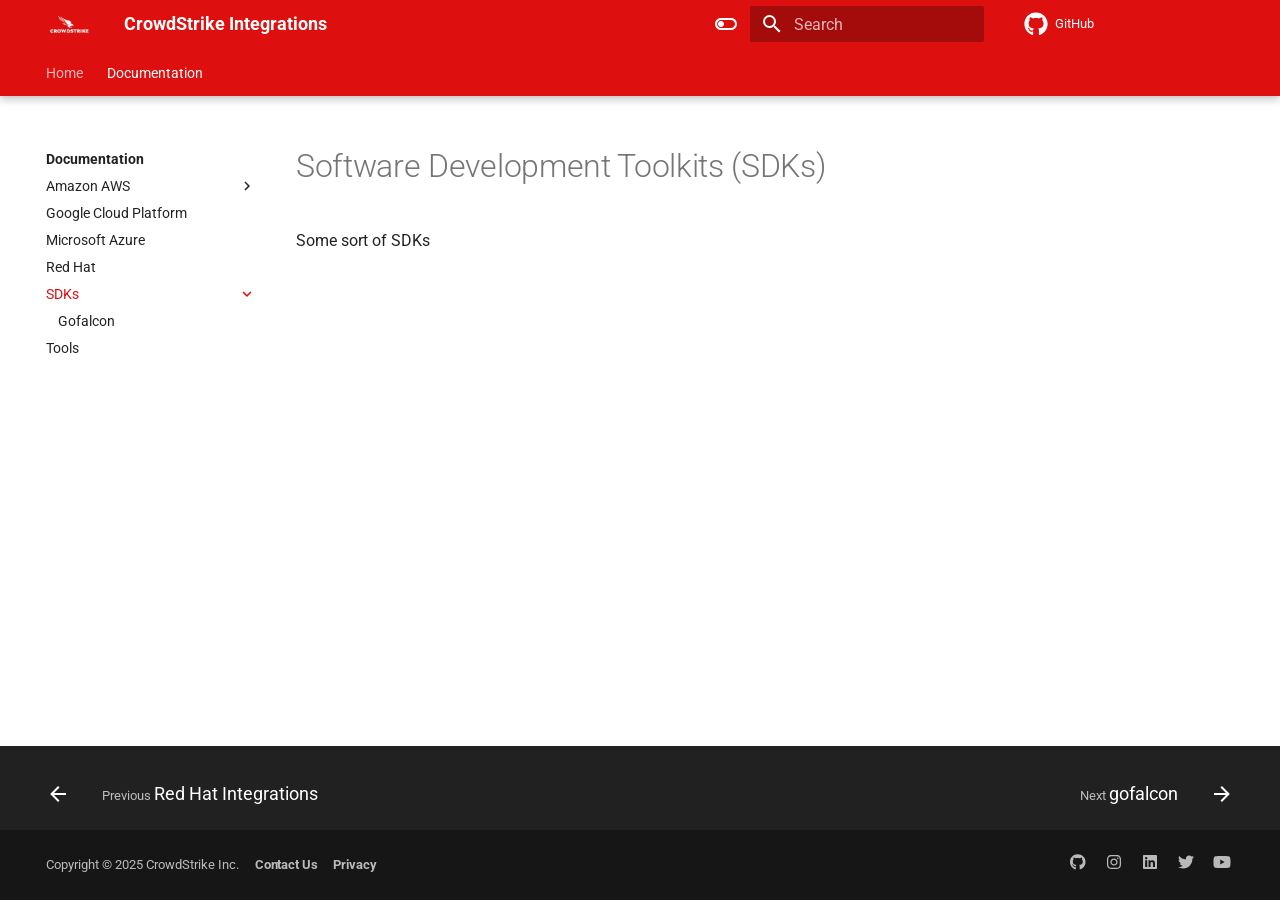
<file: docs/sdk/index.html>
<!doctype html>
<html lang="en" class="no-js">
  <head>
    
      <meta charset="utf-8">
      <meta name="viewport" content="width=device-width,initial-scale=1">
      
      
      
      
        <link rel="prev" href="../redhat/">
      
      
        <link rel="next" href="gofalcon/">
      
      
      <link rel="icon" href="../../assets/img/CS_Logos_2020_FullRed.png">
      <meta name="generator" content="mkdocs-1.6.1, mkdocs-material-9.6.11">
    
    
      
        <title>Software Development Toolkits (SDKs) - CrowdStrike Integrations</title>
      
    
    
      <link rel="stylesheet" href="../../assets/stylesheets/main.4af4bdda.min.css">
      
        
        <link rel="stylesheet" href="../../assets/stylesheets/palette.06af60db.min.css">
      
      


    
    
      
    
    
      
        
        
        <link rel="preconnect" href="https://fonts.gstatic.com" crossorigin>
        <link rel="stylesheet" href="https://fonts.googleapis.com/css?family=Roboto:300,300i,400,400i,700,700i%7CRoboto+Mono:400,400i,700,700i&display=fallback">
        <style>:root{--md-text-font:"Roboto";--md-code-font:"Roboto Mono"}</style>
      
    
    
      <link rel="stylesheet" href="../../stylesheets/extra.css">
    
    <script>__md_scope=new URL("../..",location),__md_hash=e=>[...e].reduce(((e,_)=>(e<<5)-e+_.charCodeAt(0)),0),__md_get=(e,_=localStorage,t=__md_scope)=>JSON.parse(_.getItem(t.pathname+"."+e)),__md_set=(e,_,t=localStorage,a=__md_scope)=>{try{t.setItem(a.pathname+"."+e,JSON.stringify(_))}catch(e){}}</script>
    
      

    
    
    
  </head>
  
  
    
    
      
    
    
    
    
    <body dir="ltr" data-md-color-scheme="default" data-md-color-primary="indigo" data-md-color-accent="indigo">
  
    
    <input class="md-toggle" data-md-toggle="drawer" type="checkbox" id="__drawer" autocomplete="off">
    <input class="md-toggle" data-md-toggle="search" type="checkbox" id="__search" autocomplete="off">
    <label class="md-overlay" for="__drawer"></label>
    <div data-md-component="skip">
      
        
        <a href="#software-development-toolkits-sdks" class="md-skip">
          Skip to content
        </a>
      
    </div>
    <div data-md-component="announce">
      
    </div>
    
    
      

  

<header class="md-header md-header--shadow md-header--lifted" data-md-component="header">
  <nav class="md-header__inner md-grid" aria-label="Header">
    <a href="../.." title="CrowdStrike Integrations" class="md-header__button md-logo" aria-label="CrowdStrike Integrations" data-md-component="logo">
      
  <img src="../../assets/img/CS_Logos_2020_FullWhite.png" alt="logo">

    </a>
    <label class="md-header__button md-icon" for="__drawer">
      
      <svg xmlns="http://www.w3.org/2000/svg" viewBox="0 0 24 24"><path d="M3 6h18v2H3zm0 5h18v2H3zm0 5h18v2H3z"/></svg>
    </label>
    <div class="md-header__title" data-md-component="header-title">
      <div class="md-header__ellipsis">
        <div class="md-header__topic">
          <span class="md-ellipsis">
            CrowdStrike Integrations
          </span>
        </div>
        <div class="md-header__topic" data-md-component="header-topic">
          <span class="md-ellipsis">
            
              Software Development Toolkits (SDKs)
            
          </span>
        </div>
      </div>
    </div>
    
      
        <form class="md-header__option" data-md-component="palette">
  
    
    
    
    <input class="md-option" data-md-color-media="" data-md-color-scheme="default" data-md-color-primary="indigo" data-md-color-accent="indigo"  aria-label="Switch to dark mode"  type="radio" name="__palette" id="__palette_0">
    
      <label class="md-header__button md-icon" title="Switch to dark mode" for="__palette_1" hidden>
        <svg xmlns="http://www.w3.org/2000/svg" viewBox="0 0 24 24"><path d="M17 6H7c-3.31 0-6 2.69-6 6s2.69 6 6 6h10c3.31 0 6-2.69 6-6s-2.69-6-6-6m0 10H7c-2.21 0-4-1.79-4-4s1.79-4 4-4h10c2.21 0 4 1.79 4 4s-1.79 4-4 4M7 9c-1.66 0-3 1.34-3 3s1.34 3 3 3 3-1.34 3-3-1.34-3-3-3"/></svg>
      </label>
    
  
    
    
    
    <input class="md-option" data-md-color-media="" data-md-color-scheme="slate" data-md-color-primary="indigo" data-md-color-accent="indigo"  aria-label="Switch to light mode"  type="radio" name="__palette" id="__palette_1">
    
      <label class="md-header__button md-icon" title="Switch to light mode" for="__palette_0" hidden>
        <svg xmlns="http://www.w3.org/2000/svg" viewBox="0 0 24 24"><path d="M17 7H7a5 5 0 0 0-5 5 5 5 0 0 0 5 5h10a5 5 0 0 0 5-5 5 5 0 0 0-5-5m0 8a3 3 0 0 1-3-3 3 3 0 0 1 3-3 3 3 0 0 1 3 3 3 3 0 0 1-3 3"/></svg>
      </label>
    
  
</form>
      
    
    
      <script>var palette=__md_get("__palette");if(palette&&palette.color){if("(prefers-color-scheme)"===palette.color.media){var media=matchMedia("(prefers-color-scheme: light)"),input=document.querySelector(media.matches?"[data-md-color-media='(prefers-color-scheme: light)']":"[data-md-color-media='(prefers-color-scheme: dark)']");palette.color.media=input.getAttribute("data-md-color-media"),palette.color.scheme=input.getAttribute("data-md-color-scheme"),palette.color.primary=input.getAttribute("data-md-color-primary"),palette.color.accent=input.getAttribute("data-md-color-accent")}for(var[key,value]of Object.entries(palette.color))document.body.setAttribute("data-md-color-"+key,value)}</script>
    
    
    
      
      
        <label class="md-header__button md-icon" for="__search">
          
          <svg xmlns="http://www.w3.org/2000/svg" viewBox="0 0 24 24"><path d="M9.5 3A6.5 6.5 0 0 1 16 9.5c0 1.61-.59 3.09-1.56 4.23l.27.27h.79l5 5-1.5 1.5-5-5v-.79l-.27-.27A6.52 6.52 0 0 1 9.5 16 6.5 6.5 0 0 1 3 9.5 6.5 6.5 0 0 1 9.5 3m0 2C7 5 5 7 5 9.5S7 14 9.5 14 14 12 14 9.5 12 5 9.5 5"/></svg>
        </label>
        <div class="md-search" data-md-component="search" role="dialog">
  <label class="md-search__overlay" for="__search"></label>
  <div class="md-search__inner" role="search">
    <form class="md-search__form" name="search">
      <input type="text" class="md-search__input" name="query" aria-label="Search" placeholder="Search" autocapitalize="off" autocorrect="off" autocomplete="off" spellcheck="false" data-md-component="search-query" required>
      <label class="md-search__icon md-icon" for="__search">
        
        <svg xmlns="http://www.w3.org/2000/svg" viewBox="0 0 24 24"><path d="M9.5 3A6.5 6.5 0 0 1 16 9.5c0 1.61-.59 3.09-1.56 4.23l.27.27h.79l5 5-1.5 1.5-5-5v-.79l-.27-.27A6.52 6.52 0 0 1 9.5 16 6.5 6.5 0 0 1 3 9.5 6.5 6.5 0 0 1 9.5 3m0 2C7 5 5 7 5 9.5S7 14 9.5 14 14 12 14 9.5 12 5 9.5 5"/></svg>
        
        <svg xmlns="http://www.w3.org/2000/svg" viewBox="0 0 24 24"><path d="M20 11v2H8l5.5 5.5-1.42 1.42L4.16 12l7.92-7.92L13.5 5.5 8 11z"/></svg>
      </label>
      <nav class="md-search__options" aria-label="Search">
        
        <button type="reset" class="md-search__icon md-icon" title="Clear" aria-label="Clear" tabindex="-1">
          
          <svg xmlns="http://www.w3.org/2000/svg" viewBox="0 0 24 24"><path d="M19 6.41 17.59 5 12 10.59 6.41 5 5 6.41 10.59 12 5 17.59 6.41 19 12 13.41 17.59 19 19 17.59 13.41 12z"/></svg>
        </button>
      </nav>
      
    </form>
    <div class="md-search__output">
      <div class="md-search__scrollwrap" tabindex="0" data-md-scrollfix>
        <div class="md-search-result" data-md-component="search-result">
          <div class="md-search-result__meta">
            Initializing search
          </div>
          <ol class="md-search-result__list" role="presentation"></ol>
        </div>
      </div>
    </div>
  </div>
</div>
      
    
    
      <div class="md-header__source">
        <a href="https://github.com/crowdstrike/integrations" title="Go to repository" class="md-source" data-md-component="source">
  <div class="md-source__icon md-icon">
    
    <svg xmlns="http://www.w3.org/2000/svg" viewBox="0 0 496 512"><!--! Font Awesome Free 6.7.2 by @fontawesome - https://fontawesome.com License - https://fontawesome.com/license/free (Icons: CC BY 4.0, Fonts: SIL OFL 1.1, Code: MIT License) Copyright 2024 Fonticons, Inc.--><path d="M165.9 397.4c0 2-2.3 3.6-5.2 3.6-3.3.3-5.6-1.3-5.6-3.6 0-2 2.3-3.6 5.2-3.6 3-.3 5.6 1.3 5.6 3.6m-31.1-4.5c-.7 2 1.3 4.3 4.3 4.9 2.6 1 5.6 0 6.2-2s-1.3-4.3-4.3-5.2c-2.6-.7-5.5.3-6.2 2.3m44.2-1.7c-2.9.7-4.9 2.6-4.6 4.9.3 2 2.9 3.3 5.9 2.6 2.9-.7 4.9-2.6 4.6-4.6-.3-1.9-3-3.2-5.9-2.9M244.8 8C106.1 8 0 113.3 0 252c0 110.9 69.8 205.8 169.5 239.2 12.8 2.3 17.3-5.6 17.3-12.1 0-6.2-.3-40.4-.3-61.4 0 0-70 15-84.7-29.8 0 0-11.4-29.1-27.8-36.6 0 0-22.9-15.7 1.6-15.4 0 0 24.9 2 38.6 25.8 21.9 38.6 58.6 27.5 72.9 20.9 2.3-16 8.8-27.1 16-33.7-55.9-6.2-112.3-14.3-112.3-110.5 0-27.5 7.6-41.3 23.6-58.9-2.6-6.5-11.1-33.3 2.6-67.9 20.9-6.5 69 27 69 27 20-5.6 41.5-8.5 62.8-8.5s42.8 2.9 62.8 8.5c0 0 48.1-33.6 69-27 13.7 34.7 5.2 61.4 2.6 67.9 16 17.7 25.8 31.5 25.8 58.9 0 96.5-58.9 104.2-114.8 110.5 9.2 7.9 17 22.9 17 46.4 0 33.7-.3 75.4-.3 83.6 0 6.5 4.6 14.4 17.3 12.1C428.2 457.8 496 362.9 496 252 496 113.3 383.5 8 244.8 8M97.2 352.9c-1.3 1-1 3.3.7 5.2 1.6 1.6 3.9 2.3 5.2 1 1.3-1 1-3.3-.7-5.2-1.6-1.6-3.9-2.3-5.2-1m-10.8-8.1c-.7 1.3.3 2.9 2.3 3.9 1.6 1 3.6.7 4.3-.7.7-1.3-.3-2.9-2.3-3.9-2-.6-3.6-.3-4.3.7m32.4 35.6c-1.6 1.3-1 4.3 1.3 6.2 2.3 2.3 5.2 2.6 6.5 1 1.3-1.3.7-4.3-1.3-6.2-2.2-2.3-5.2-2.6-6.5-1m-11.4-14.7c-1.6 1-1.6 3.6 0 5.9s4.3 3.3 5.6 2.3c1.6-1.3 1.6-3.9 0-6.2-1.4-2.3-4-3.3-5.6-2"/></svg>
  </div>
  <div class="md-source__repository">
    GitHub
  </div>
</a>
      </div>
    
  </nav>
  
    
      
<nav class="md-tabs" aria-label="Tabs" data-md-component="tabs">
  <div class="md-grid">
    <ul class="md-tabs__list">
      
        
  
  
  
  
    <li class="md-tabs__item">
      <a href="../.." class="md-tabs__link">
        
  
  
    
  
  Home

      </a>
    </li>
  

      
        
  
  
  
    
  
  
    
    
      <li class="md-tabs__item md-tabs__item--active">
        <a href="../" class="md-tabs__link">
          
  
  
    
  
  Documentation

        </a>
      </li>
    
  

      
    </ul>
  </div>
</nav>
    
  
</header>
    
    <div class="md-container" data-md-component="container">
      
      
        
      
      <main class="md-main" data-md-component="main">
        <div class="md-main__inner md-grid">
          
            
              
              <div class="md-sidebar md-sidebar--primary" data-md-component="sidebar" data-md-type="navigation" >
                <div class="md-sidebar__scrollwrap">
                  <div class="md-sidebar__inner">
                    


  


  

<nav class="md-nav md-nav--primary md-nav--lifted md-nav--integrated" aria-label="Navigation" data-md-level="0">
  <label class="md-nav__title" for="__drawer">
    <a href="../.." title="CrowdStrike Integrations" class="md-nav__button md-logo" aria-label="CrowdStrike Integrations" data-md-component="logo">
      
  <img src="../../assets/img/CS_Logos_2020_FullWhite.png" alt="logo">

    </a>
    CrowdStrike Integrations
  </label>
  
    <div class="md-nav__source">
      <a href="https://github.com/crowdstrike/integrations" title="Go to repository" class="md-source" data-md-component="source">
  <div class="md-source__icon md-icon">
    
    <svg xmlns="http://www.w3.org/2000/svg" viewBox="0 0 496 512"><!--! Font Awesome Free 6.7.2 by @fontawesome - https://fontawesome.com License - https://fontawesome.com/license/free (Icons: CC BY 4.0, Fonts: SIL OFL 1.1, Code: MIT License) Copyright 2024 Fonticons, Inc.--><path d="M165.9 397.4c0 2-2.3 3.6-5.2 3.6-3.3.3-5.6-1.3-5.6-3.6 0-2 2.3-3.6 5.2-3.6 3-.3 5.6 1.3 5.6 3.6m-31.1-4.5c-.7 2 1.3 4.3 4.3 4.9 2.6 1 5.6 0 6.2-2s-1.3-4.3-4.3-5.2c-2.6-.7-5.5.3-6.2 2.3m44.2-1.7c-2.9.7-4.9 2.6-4.6 4.9.3 2 2.9 3.3 5.9 2.6 2.9-.7 4.9-2.6 4.6-4.6-.3-1.9-3-3.2-5.9-2.9M244.8 8C106.1 8 0 113.3 0 252c0 110.9 69.8 205.8 169.5 239.2 12.8 2.3 17.3-5.6 17.3-12.1 0-6.2-.3-40.4-.3-61.4 0 0-70 15-84.7-29.8 0 0-11.4-29.1-27.8-36.6 0 0-22.9-15.7 1.6-15.4 0 0 24.9 2 38.6 25.8 21.9 38.6 58.6 27.5 72.9 20.9 2.3-16 8.8-27.1 16-33.7-55.9-6.2-112.3-14.3-112.3-110.5 0-27.5 7.6-41.3 23.6-58.9-2.6-6.5-11.1-33.3 2.6-67.9 20.9-6.5 69 27 69 27 20-5.6 41.5-8.5 62.8-8.5s42.8 2.9 62.8 8.5c0 0 48.1-33.6 69-27 13.7 34.7 5.2 61.4 2.6 67.9 16 17.7 25.8 31.5 25.8 58.9 0 96.5-58.9 104.2-114.8 110.5 9.2 7.9 17 22.9 17 46.4 0 33.7-.3 75.4-.3 83.6 0 6.5 4.6 14.4 17.3 12.1C428.2 457.8 496 362.9 496 252 496 113.3 383.5 8 244.8 8M97.2 352.9c-1.3 1-1 3.3.7 5.2 1.6 1.6 3.9 2.3 5.2 1 1.3-1 1-3.3-.7-5.2-1.6-1.6-3.9-2.3-5.2-1m-10.8-8.1c-.7 1.3.3 2.9 2.3 3.9 1.6 1 3.6.7 4.3-.7.7-1.3-.3-2.9-2.3-3.9-2-.6-3.6-.3-4.3.7m32.4 35.6c-1.6 1.3-1 4.3 1.3 6.2 2.3 2.3 5.2 2.6 6.5 1 1.3-1.3.7-4.3-1.3-6.2-2.2-2.3-5.2-2.6-6.5-1m-11.4-14.7c-1.6 1-1.6 3.6 0 5.9s4.3 3.3 5.6 2.3c1.6-1.3 1.6-3.9 0-6.2-1.4-2.3-4-3.3-5.6-2"/></svg>
  </div>
  <div class="md-source__repository">
    GitHub
  </div>
</a>
    </div>
  
  <ul class="md-nav__list" data-md-scrollfix>
    
      
      
  
  
  
  
    <li class="md-nav__item">
      <a href="../.." class="md-nav__link">
        
  
  
  <span class="md-ellipsis">
    Home
    
  </span>
  

      </a>
    </li>
  

    
      
      
  
  
    
  
  
  
    
    
      
        
          
        
      
        
      
        
      
        
      
        
      
        
      
        
      
    
    
    
      
        
        
      
      
    
    
    <li class="md-nav__item md-nav__item--active md-nav__item--section md-nav__item--nested">
      
        
        
        <input class="md-nav__toggle md-toggle " type="checkbox" id="__nav_2" checked>
        
          
          <div class="md-nav__link md-nav__container">
            <a href="../" class="md-nav__link ">
              
  
  
  <span class="md-ellipsis">
    Documentation
    
  </span>
  

            </a>
            
              
              <label class="md-nav__link " for="__nav_2" id="__nav_2_label" tabindex="">
                <span class="md-nav__icon md-icon"></span>
              </label>
            
          </div>
        
        <nav class="md-nav" data-md-level="1" aria-labelledby="__nav_2_label" aria-expanded="true">
          <label class="md-nav__title" for="__nav_2">
            <span class="md-nav__icon md-icon"></span>
            Documentation
          </label>
          <ul class="md-nav__list" data-md-scrollfix>
            
              
            
              
                
  
  
  
  
    
    
      
        
          
        
      
        
      
        
      
    
    
    
      
      
    
    
    <li class="md-nav__item md-nav__item--nested">
      
        
        
        <input class="md-nav__toggle md-toggle " type="checkbox" id="__nav_2_2" >
        
          
          <div class="md-nav__link md-nav__container">
            <a href="../aws/" class="md-nav__link ">
              
  
  
  <span class="md-ellipsis">
    Amazon AWS
    
  </span>
  

            </a>
            
              
              <label class="md-nav__link " for="__nav_2_2" id="__nav_2_2_label" tabindex="0">
                <span class="md-nav__icon md-icon"></span>
              </label>
            
          </div>
        
        <nav class="md-nav" data-md-level="2" aria-labelledby="__nav_2_2_label" aria-expanded="false">
          <label class="md-nav__title" for="__nav_2_2">
            <span class="md-nav__icon md-icon"></span>
            Amazon AWS
          </label>
          <ul class="md-nav__list" data-md-scrollfix>
            
              
            
              
                
  
  
  
  
    
    
      
        
      
        
      
    
    
    
      
      
    
    
    <li class="md-nav__item md-nav__item--nested">
      
        
        
        <input class="md-nav__toggle md-toggle " type="checkbox" id="__nav_2_2_2" >
        
          
          <label class="md-nav__link" for="__nav_2_2_2" id="__nav_2_2_2_label" tabindex="0">
            
  
  
  <span class="md-ellipsis">
    AWS Network Firewall
    
  </span>
  

            <span class="md-nav__icon md-icon"></span>
          </label>
        
        <nav class="md-nav" data-md-level="3" aria-labelledby="__nav_2_2_2_label" aria-expanded="false">
          <label class="md-nav__title" for="__nav_2_2_2">
            <span class="md-nav__icon md-icon"></span>
            AWS Network Firewall
          </label>
          <ul class="md-nav__list" data-md-scrollfix>
            
              
                
  
  
  
  
    <li class="md-nav__item">
      <a href="../aws/aws-network-firewall/about/" class="md-nav__link">
        
  
  
  <span class="md-ellipsis">
    About AWS Firewall
    
  </span>
  

      </a>
    </li>
  

              
            
              
                
  
  
  
  
    <li class="md-nav__item">
      <a href="../aws/aws-network-firewall/cs-threat-intel/" class="md-nav__link">
        
  
  
  <span class="md-ellipsis">
    Integrating with CrowdStrike Threat Intelligence
    
  </span>
  

      </a>
    </li>
  

              
            
          </ul>
        </nav>
      
    </li>
  

              
            
              
                
  
  
  
  
    
    
      
        
          
        
      
    
    
    
      
      
    
    
    <li class="md-nav__item md-nav__item--nested">
      
        
        
        <input class="md-nav__toggle md-toggle " type="checkbox" id="__nav_2_2_3" >
        
          
          <div class="md-nav__link md-nav__container">
            <a href="../aws/aws-security-hub/" class="md-nav__link ">
              
  
  
  <span class="md-ellipsis">
    AWS Security Hub
    
  </span>
  

            </a>
            
          </div>
        
        <nav class="md-nav" data-md-level="3" aria-labelledby="__nav_2_2_3_label" aria-expanded="false">
          <label class="md-nav__title" for="__nav_2_2_3">
            <span class="md-nav__icon md-icon"></span>
            AWS Security Hub
          </label>
          <ul class="md-nav__list" data-md-scrollfix>
            
              
            
          </ul>
        </nav>
      
    </li>
  

              
            
          </ul>
        </nav>
      
    </li>
  

              
            
              
                
  
  
  
  
    
    
      
        
          
        
      
    
    
    
      
      
    
    
    <li class="md-nav__item md-nav__item--nested">
      
        
        
        <input class="md-nav__toggle md-toggle " type="checkbox" id="__nav_2_3" >
        
          
          <div class="md-nav__link md-nav__container">
            <a href="../google/" class="md-nav__link ">
              
  
  
  <span class="md-ellipsis">
    Google Cloud Platform
    
  </span>
  

            </a>
            
          </div>
        
        <nav class="md-nav" data-md-level="2" aria-labelledby="__nav_2_3_label" aria-expanded="false">
          <label class="md-nav__title" for="__nav_2_3">
            <span class="md-nav__icon md-icon"></span>
            Google Cloud Platform
          </label>
          <ul class="md-nav__list" data-md-scrollfix>
            
              
            
          </ul>
        </nav>
      
    </li>
  

              
            
              
                
  
  
  
  
    
    
      
        
          
        
      
    
    
    
      
      
    
    
    <li class="md-nav__item md-nav__item--nested">
      
        
        
        <input class="md-nav__toggle md-toggle " type="checkbox" id="__nav_2_4" >
        
          
          <div class="md-nav__link md-nav__container">
            <a href="../microsoft/" class="md-nav__link ">
              
  
  
  <span class="md-ellipsis">
    Microsoft Azure
    
  </span>
  

            </a>
            
          </div>
        
        <nav class="md-nav" data-md-level="2" aria-labelledby="__nav_2_4_label" aria-expanded="false">
          <label class="md-nav__title" for="__nav_2_4">
            <span class="md-nav__icon md-icon"></span>
            Microsoft Azure
          </label>
          <ul class="md-nav__list" data-md-scrollfix>
            
              
            
          </ul>
        </nav>
      
    </li>
  

              
            
              
                
  
  
  
  
    
    
      
        
          
        
      
    
    
    
      
      
    
    
    <li class="md-nav__item md-nav__item--nested">
      
        
        
        <input class="md-nav__toggle md-toggle " type="checkbox" id="__nav_2_5" >
        
          
          <div class="md-nav__link md-nav__container">
            <a href="../redhat/" class="md-nav__link ">
              
  
  
  <span class="md-ellipsis">
    Red Hat
    
  </span>
  

            </a>
            
          </div>
        
        <nav class="md-nav" data-md-level="2" aria-labelledby="__nav_2_5_label" aria-expanded="false">
          <label class="md-nav__title" for="__nav_2_5">
            <span class="md-nav__icon md-icon"></span>
            Red Hat
          </label>
          <ul class="md-nav__list" data-md-scrollfix>
            
              
            
          </ul>
        </nav>
      
    </li>
  

              
            
              
                
  
  
    
  
  
  
    
    
      
        
          
        
      
        
      
    
    
    
      
      
    
    
    <li class="md-nav__item md-nav__item--active md-nav__item--nested">
      
        
        
        <input class="md-nav__toggle md-toggle " type="checkbox" id="__nav_2_6" checked>
        
          
          <div class="md-nav__link md-nav__container">
            <a href="./" class="md-nav__link md-nav__link--active">
              
  
  
  <span class="md-ellipsis">
    SDKs
    
  </span>
  

            </a>
            
              
              <label class="md-nav__link md-nav__link--active" for="__nav_2_6" id="__nav_2_6_label" tabindex="0">
                <span class="md-nav__icon md-icon"></span>
              </label>
            
          </div>
        
        <nav class="md-nav" data-md-level="2" aria-labelledby="__nav_2_6_label" aria-expanded="true">
          <label class="md-nav__title" for="__nav_2_6">
            <span class="md-nav__icon md-icon"></span>
            SDKs
          </label>
          <ul class="md-nav__list" data-md-scrollfix>
            
              
            
              
                
  
  
  
  
    
    
      
        
          
        
      
    
    
    
      
      
    
    
    <li class="md-nav__item md-nav__item--nested">
      
        
        
        <input class="md-nav__toggle md-toggle " type="checkbox" id="__nav_2_6_2" >
        
          
          <div class="md-nav__link md-nav__container">
            <a href="gofalcon/" class="md-nav__link ">
              
  
  
  <span class="md-ellipsis">
    Gofalcon
    
  </span>
  

            </a>
            
          </div>
        
        <nav class="md-nav" data-md-level="3" aria-labelledby="__nav_2_6_2_label" aria-expanded="false">
          <label class="md-nav__title" for="__nav_2_6_2">
            <span class="md-nav__icon md-icon"></span>
            Gofalcon
          </label>
          <ul class="md-nav__list" data-md-scrollfix>
            
              
            
          </ul>
        </nav>
      
    </li>
  

              
            
          </ul>
        </nav>
      
    </li>
  

              
            
              
                
  
  
  
  
    
    
      
        
          
        
      
    
    
    
      
      
    
    
    <li class="md-nav__item md-nav__item--nested">
      
        
        
        <input class="md-nav__toggle md-toggle " type="checkbox" id="__nav_2_7" >
        
          
          <div class="md-nav__link md-nav__container">
            <a href="../tools/" class="md-nav__link ">
              
  
  
  <span class="md-ellipsis">
    Tools
    
  </span>
  

            </a>
            
          </div>
        
        <nav class="md-nav" data-md-level="2" aria-labelledby="__nav_2_7_label" aria-expanded="false">
          <label class="md-nav__title" for="__nav_2_7">
            <span class="md-nav__icon md-icon"></span>
            Tools
          </label>
          <ul class="md-nav__list" data-md-scrollfix>
            
              
            
          </ul>
        </nav>
      
    </li>
  

              
            
          </ul>
        </nav>
      
    </li>
  

    
  </ul>
</nav>
                  </div>
                </div>
              </div>
            
            
          
          
            <div class="md-content" data-md-component="content">
              <article class="md-content__inner md-typeset">
                
                  


  
  


<h1 id="software-development-toolkits-sdks">Software Development Toolkits (SDKs)<a class="headerlink" href="#software-development-toolkits-sdks" title="Permanent link">&para;</a></h1>
<p>Some sort of SDKs</p>












                
              </article>
            </div>
          
          
<script>var target=document.getElementById(location.hash.slice(1));target&&target.name&&(target.checked=target.name.startsWith("__tabbed_"))</script>
        </div>
        
          <button type="button" class="md-top md-icon" data-md-component="top" hidden>
  
  <svg xmlns="http://www.w3.org/2000/svg" viewBox="0 0 24 24"><path d="M13 20h-2V8l-5.5 5.5-1.42-1.42L12 4.16l7.92 7.92-1.42 1.42L13 8z"/></svg>
  Back to top
</button>
        
      </main>
      
        <footer class="md-footer">
	
	
  
    <nav class="md-footer__inner md-grid" aria-label="footer.title">
      
      
        
        <a href="../redhat/" class="md-footer__link md-footer__link--prev" aria-label="Previous: Red Hat Integrations" rel="prev">
          <div class="md-footer__button md-icon">
            <svg xmlns="http://www.w3.org/2000/svg" viewBox="0 0 24 24"><path d="M20 11v2H8l5.5 5.5-1.42 1.42L4.16 12l7.92-7.92L13.5 5.5 8 11z"/></svg>
          </div>
          <div class="md-footer__title">
            <div class="md-ellipsis">
              <span class="md-footer__direction">
                Previous
              </span>
              Red Hat Integrations
            </div>
          </div>
        </a>
      
      
      
      
        
        <a href="gofalcon/" class="md-footer__link md-footer__link--next" aria-label="Next: gofalcon" rel="next">
          <div class="md-footer__title">
            <div class="md-ellipsis">
              <span class="md-footer__direction">
                Next
              </span>
              gofalcon
            </div>
          </div>
          <div class="md-footer__button md-icon">
            <svg xmlns="http://www.w3.org/2000/svg" viewBox="0 0 24 24"><path d="M4 11v2h12l-5.5 5.5 1.42 1.42L19.84 12l-7.92-7.92L10.5 5.5 16 11z"/></svg>
          </div>
        </a>
      
      
    </nav>
  
  <div class="md-footer-meta md-typeset">
    <div class="md-footer-meta__inner md-grid">
      <div class="md-copyright">
    <div class="md-copyright__highlight" style="display: inline-block;">
	    Copyright &copy; 2025 CrowdStrike Inc. 
    </div>
    <div style="display: inline-block; margin-left: 1em" >
	    <h4><a href="https://www.crowdstrike.com/contact-us"/>Contact Us</a></h4>
    </div>
    <div style="display: inline-block; margin-left: 1em;">
            <h4><a href="https://www.crowdstrike.com/privacy-notice"/>Privacy</a></h4>
    </div>
</div>
      
        <div class="md-social">
  
    
    
    
    
      
      
    
    <a href="https://github.com/crowdstrike" target="_blank" rel="noopener" title="github.com" class="md-social__link">
      <svg xmlns="http://www.w3.org/2000/svg" viewBox="0 0 496 512"><!--! Font Awesome Free 6.7.2 by @fontawesome - https://fontawesome.com License - https://fontawesome.com/license/free (Icons: CC BY 4.0, Fonts: SIL OFL 1.1, Code: MIT License) Copyright 2024 Fonticons, Inc.--><path d="M165.9 397.4c0 2-2.3 3.6-5.2 3.6-3.3.3-5.6-1.3-5.6-3.6 0-2 2.3-3.6 5.2-3.6 3-.3 5.6 1.3 5.6 3.6m-31.1-4.5c-.7 2 1.3 4.3 4.3 4.9 2.6 1 5.6 0 6.2-2s-1.3-4.3-4.3-5.2c-2.6-.7-5.5.3-6.2 2.3m44.2-1.7c-2.9.7-4.9 2.6-4.6 4.9.3 2 2.9 3.3 5.9 2.6 2.9-.7 4.9-2.6 4.6-4.6-.3-1.9-3-3.2-5.9-2.9M244.8 8C106.1 8 0 113.3 0 252c0 110.9 69.8 205.8 169.5 239.2 12.8 2.3 17.3-5.6 17.3-12.1 0-6.2-.3-40.4-.3-61.4 0 0-70 15-84.7-29.8 0 0-11.4-29.1-27.8-36.6 0 0-22.9-15.7 1.6-15.4 0 0 24.9 2 38.6 25.8 21.9 38.6 58.6 27.5 72.9 20.9 2.3-16 8.8-27.1 16-33.7-55.9-6.2-112.3-14.3-112.3-110.5 0-27.5 7.6-41.3 23.6-58.9-2.6-6.5-11.1-33.3 2.6-67.9 20.9-6.5 69 27 69 27 20-5.6 41.5-8.5 62.8-8.5s42.8 2.9 62.8 8.5c0 0 48.1-33.6 69-27 13.7 34.7 5.2 61.4 2.6 67.9 16 17.7 25.8 31.5 25.8 58.9 0 96.5-58.9 104.2-114.8 110.5 9.2 7.9 17 22.9 17 46.4 0 33.7-.3 75.4-.3 83.6 0 6.5 4.6 14.4 17.3 12.1C428.2 457.8 496 362.9 496 252 496 113.3 383.5 8 244.8 8M97.2 352.9c-1.3 1-1 3.3.7 5.2 1.6 1.6 3.9 2.3 5.2 1 1.3-1 1-3.3-.7-5.2-1.6-1.6-3.9-2.3-5.2-1m-10.8-8.1c-.7 1.3.3 2.9 2.3 3.9 1.6 1 3.6.7 4.3-.7.7-1.3-.3-2.9-2.3-3.9-2-.6-3.6-.3-4.3.7m32.4 35.6c-1.6 1.3-1 4.3 1.3 6.2 2.3 2.3 5.2 2.6 6.5 1 1.3-1.3.7-4.3-1.3-6.2-2.2-2.3-5.2-2.6-6.5-1m-11.4-14.7c-1.6 1-1.6 3.6 0 5.9s4.3 3.3 5.6 2.3c1.6-1.3 1.6-3.9 0-6.2-1.4-2.3-4-3.3-5.6-2"/></svg>
    </a>
  
    
    
    
    
      
      
    
    <a href="https://instagram.com/crowdstrike" target="_blank" rel="noopener" title="instagram.com" class="md-social__link">
      <svg xmlns="http://www.w3.org/2000/svg" viewBox="0 0 448 512"><!--! Font Awesome Free 6.7.2 by @fontawesome - https://fontawesome.com License - https://fontawesome.com/license/free (Icons: CC BY 4.0, Fonts: SIL OFL 1.1, Code: MIT License) Copyright 2024 Fonticons, Inc.--><path d="M224.1 141c-63.6 0-114.9 51.3-114.9 114.9s51.3 114.9 114.9 114.9S339 319.5 339 255.9 287.7 141 224.1 141m0 189.6c-41.1 0-74.7-33.5-74.7-74.7s33.5-74.7 74.7-74.7 74.7 33.5 74.7 74.7-33.6 74.7-74.7 74.7m146.4-194.3c0 14.9-12 26.8-26.8 26.8-14.9 0-26.8-12-26.8-26.8s12-26.8 26.8-26.8 26.8 12 26.8 26.8m76.1 27.2c-1.7-35.9-9.9-67.7-36.2-93.9-26.2-26.2-58-34.4-93.9-36.2-37-2.1-147.9-2.1-184.9 0-35.8 1.7-67.6 9.9-93.9 36.1s-34.4 58-36.2 93.9c-2.1 37-2.1 147.9 0 184.9 1.7 35.9 9.9 67.7 36.2 93.9s58 34.4 93.9 36.2c37 2.1 147.9 2.1 184.9 0 35.9-1.7 67.7-9.9 93.9-36.2 26.2-26.2 34.4-58 36.2-93.9 2.1-37 2.1-147.8 0-184.8M398.8 388c-7.8 19.6-22.9 34.7-42.6 42.6-29.5 11.7-99.5 9-132.1 9s-102.7 2.6-132.1-9c-19.6-7.8-34.7-22.9-42.6-42.6-11.7-29.5-9-99.5-9-132.1s-2.6-102.7 9-132.1c7.8-19.6 22.9-34.7 42.6-42.6 29.5-11.7 99.5-9 132.1-9s102.7-2.6 132.1 9c19.6 7.8 34.7 22.9 42.6 42.6 11.7 29.5 9 99.5 9 132.1s2.7 102.7-9 132.1"/></svg>
    </a>
  
    
    
    
    
      
      
    
    <a href="https://linkedin.com/company/crowdstrike" target="_blank" rel="noopener" title="linkedin.com" class="md-social__link">
      <svg xmlns="http://www.w3.org/2000/svg" viewBox="0 0 448 512"><!--! Font Awesome Free 6.7.2 by @fontawesome - https://fontawesome.com License - https://fontawesome.com/license/free (Icons: CC BY 4.0, Fonts: SIL OFL 1.1, Code: MIT License) Copyright 2024 Fonticons, Inc.--><path d="M416 32H31.9C14.3 32 0 46.5 0 64.3v383.4C0 465.5 14.3 480 31.9 480H416c17.6 0 32-14.5 32-32.3V64.3c0-17.8-14.4-32.3-32-32.3M135.4 416H69V202.2h66.5V416zm-33.2-243c-21.3 0-38.5-17.3-38.5-38.5S80.9 96 102.2 96c21.2 0 38.5 17.3 38.5 38.5 0 21.3-17.2 38.5-38.5 38.5m282.1 243h-66.4V312c0-24.8-.5-56.7-34.5-56.7-34.6 0-39.9 27-39.9 54.9V416h-66.4V202.2h63.7v29.2h.9c8.9-16.8 30.6-34.5 62.9-34.5 67.2 0 79.7 44.3 79.7 101.9z"/></svg>
    </a>
  
    
    
    
    
      
      
    
    <a href="https://twitter.com/crowdstrike" target="_blank" rel="noopener" title="twitter.com" class="md-social__link">
      <svg xmlns="http://www.w3.org/2000/svg" viewBox="0 0 512 512"><!--! Font Awesome Free 6.7.2 by @fontawesome - https://fontawesome.com License - https://fontawesome.com/license/free (Icons: CC BY 4.0, Fonts: SIL OFL 1.1, Code: MIT License) Copyright 2024 Fonticons, Inc.--><path d="M459.37 151.716c.325 4.548.325 9.097.325 13.645 0 138.72-105.583 298.558-298.558 298.558-59.452 0-114.68-17.219-161.137-47.106 8.447.974 16.568 1.299 25.34 1.299 49.055 0 94.213-16.568 130.274-44.832-46.132-.975-84.792-31.188-98.112-72.772 6.498.974 12.995 1.624 19.818 1.624 9.421 0 18.843-1.3 27.614-3.573-48.081-9.747-84.143-51.98-84.143-102.985v-1.299c13.969 7.797 30.214 12.67 47.431 13.319-28.264-18.843-46.781-51.005-46.781-87.391 0-19.492 5.197-37.36 14.294-52.954 51.655 63.675 129.3 105.258 216.365 109.807-1.624-7.797-2.599-15.918-2.599-24.04 0-57.828 46.782-104.934 104.934-104.934 30.213 0 57.502 12.67 76.67 33.137 23.715-4.548 46.456-13.32 66.599-25.34-7.798 24.366-24.366 44.833-46.132 57.827 21.117-2.273 41.584-8.122 60.426-16.243-14.292 20.791-32.161 39.308-52.628 54.253"/></svg>
    </a>
  
    
    
    
    
      
      
    
    <a href="https://www.youtube.com/channel/UCsRdY9CtEVWTNO4ulwfzqVA" target="_blank" rel="noopener" title="www.youtube.com" class="md-social__link">
      <svg xmlns="http://www.w3.org/2000/svg" viewBox="0 0 576 512"><!--! Font Awesome Free 6.7.2 by @fontawesome - https://fontawesome.com License - https://fontawesome.com/license/free (Icons: CC BY 4.0, Fonts: SIL OFL 1.1, Code: MIT License) Copyright 2024 Fonticons, Inc.--><path d="M549.655 124.083c-6.281-23.65-24.787-42.276-48.284-48.597C458.781 64 288 64 288 64S117.22 64 74.629 75.486c-23.497 6.322-42.003 24.947-48.284 48.597-11.412 42.867-11.412 132.305-11.412 132.305s0 89.438 11.412 132.305c6.281 23.65 24.787 41.5 48.284 47.821C117.22 448 288 448 288 448s170.78 0 213.371-11.486c23.497-6.321 42.003-24.171 48.284-47.821 11.412-42.867 11.412-132.305 11.412-132.305s0-89.438-11.412-132.305m-317.51 213.508V175.185l142.739 81.205z"/></svg>
    </a>
  
</div>
      
    </div>
  </div>
</footer>
      
    </div>
    <div class="md-dialog" data-md-component="dialog">
      <div class="md-dialog__inner md-typeset"></div>
    </div>
    
    
    
      
      <script id="__config" type="application/json">{"base": "../..", "features": ["navigation.tabs", "navigation.indexes", "navigation.instant", "navigation.top", "navigation.tabs.sticky", "toc.integrate", "toc.follow"], "search": "../../assets/javascripts/workers/search.f8cc74c7.min.js", "tags": null, "translations": {"clipboard.copied": "Copied to clipboard", "clipboard.copy": "Copy to clipboard", "search.result.more.one": "1 more on this page", "search.result.more.other": "# more on this page", "search.result.none": "No matching documents", "search.result.one": "1 matching document", "search.result.other": "# matching documents", "search.result.placeholder": "Type to start searching", "search.result.term.missing": "Missing", "select.version": "Select version"}, "version": null}</script>
    
    
      <script src="../../assets/javascripts/bundle.c8b220af.min.js"></script>
      
    
  </body>
</html>
</file>
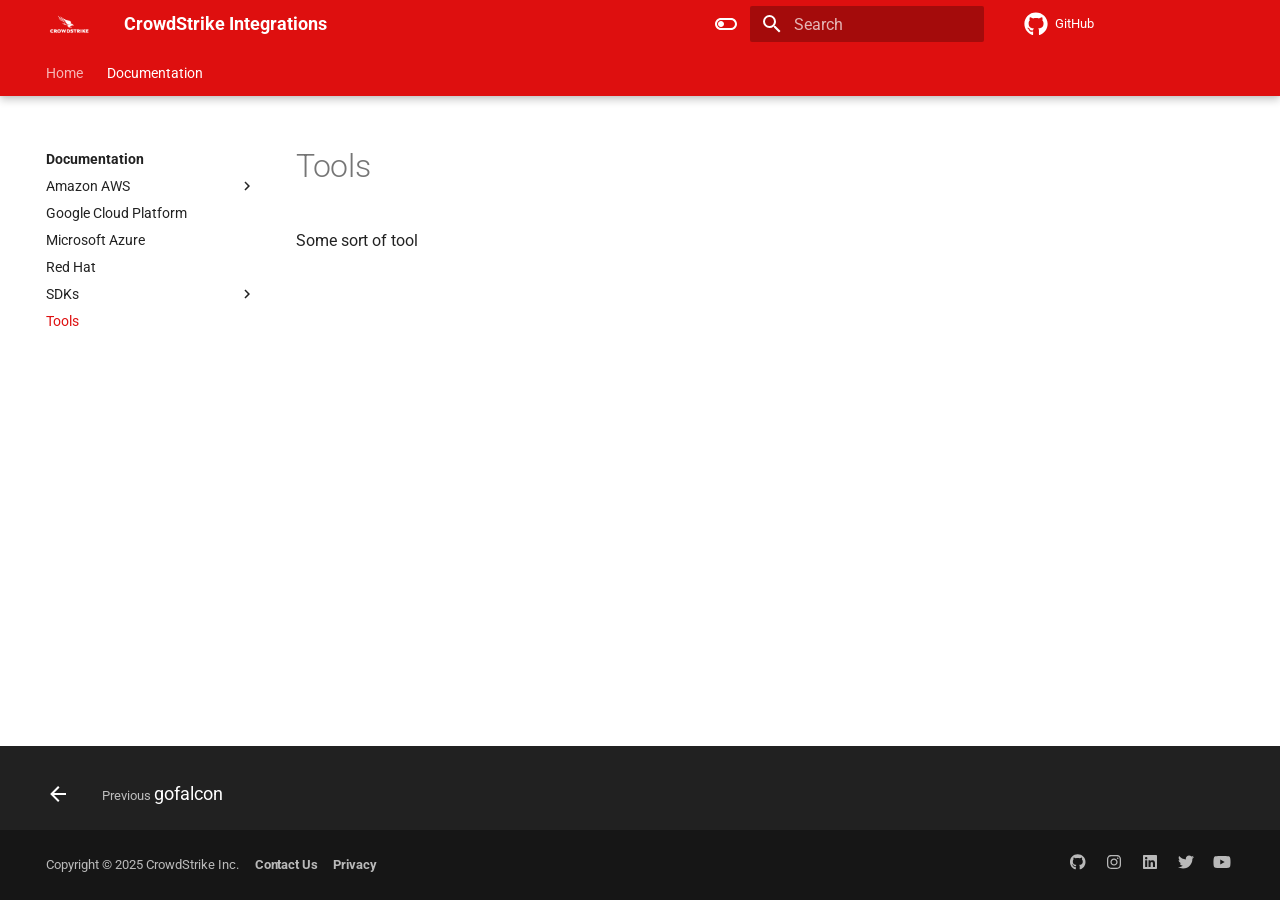
<file: docs/tools/index.html>
<!doctype html>
<html lang="en" class="no-js">
  <head>
    
      <meta charset="utf-8">
      <meta name="viewport" content="width=device-width,initial-scale=1">
      
      
      
      
        <link rel="prev" href="../sdk/gofalcon/">
      
      
      
      <link rel="icon" href="../../assets/img/CS_Logos_2020_FullRed.png">
      <meta name="generator" content="mkdocs-1.6.1, mkdocs-material-9.6.11">
    
    
      
        <title>Tools - CrowdStrike Integrations</title>
      
    
    
      <link rel="stylesheet" href="../../assets/stylesheets/main.4af4bdda.min.css">
      
        
        <link rel="stylesheet" href="../../assets/stylesheets/palette.06af60db.min.css">
      
      


    
    
      
    
    
      
        
        
        <link rel="preconnect" href="https://fonts.gstatic.com" crossorigin>
        <link rel="stylesheet" href="https://fonts.googleapis.com/css?family=Roboto:300,300i,400,400i,700,700i%7CRoboto+Mono:400,400i,700,700i&display=fallback">
        <style>:root{--md-text-font:"Roboto";--md-code-font:"Roboto Mono"}</style>
      
    
    
      <link rel="stylesheet" href="../../stylesheets/extra.css">
    
    <script>__md_scope=new URL("../..",location),__md_hash=e=>[...e].reduce(((e,_)=>(e<<5)-e+_.charCodeAt(0)),0),__md_get=(e,_=localStorage,t=__md_scope)=>JSON.parse(_.getItem(t.pathname+"."+e)),__md_set=(e,_,t=localStorage,a=__md_scope)=>{try{t.setItem(a.pathname+"."+e,JSON.stringify(_))}catch(e){}}</script>
    
      

    
    
    
  </head>
  
  
    
    
      
    
    
    
    
    <body dir="ltr" data-md-color-scheme="default" data-md-color-primary="indigo" data-md-color-accent="indigo">
  
    
    <input class="md-toggle" data-md-toggle="drawer" type="checkbox" id="__drawer" autocomplete="off">
    <input class="md-toggle" data-md-toggle="search" type="checkbox" id="__search" autocomplete="off">
    <label class="md-overlay" for="__drawer"></label>
    <div data-md-component="skip">
      
        
        <a href="#tools" class="md-skip">
          Skip to content
        </a>
      
    </div>
    <div data-md-component="announce">
      
    </div>
    
    
      

  

<header class="md-header md-header--shadow md-header--lifted" data-md-component="header">
  <nav class="md-header__inner md-grid" aria-label="Header">
    <a href="../.." title="CrowdStrike Integrations" class="md-header__button md-logo" aria-label="CrowdStrike Integrations" data-md-component="logo">
      
  <img src="../../assets/img/CS_Logos_2020_FullWhite.png" alt="logo">

    </a>
    <label class="md-header__button md-icon" for="__drawer">
      
      <svg xmlns="http://www.w3.org/2000/svg" viewBox="0 0 24 24"><path d="M3 6h18v2H3zm0 5h18v2H3zm0 5h18v2H3z"/></svg>
    </label>
    <div class="md-header__title" data-md-component="header-title">
      <div class="md-header__ellipsis">
        <div class="md-header__topic">
          <span class="md-ellipsis">
            CrowdStrike Integrations
          </span>
        </div>
        <div class="md-header__topic" data-md-component="header-topic">
          <span class="md-ellipsis">
            
              Tools
            
          </span>
        </div>
      </div>
    </div>
    
      
        <form class="md-header__option" data-md-component="palette">
  
    
    
    
    <input class="md-option" data-md-color-media="" data-md-color-scheme="default" data-md-color-primary="indigo" data-md-color-accent="indigo"  aria-label="Switch to dark mode"  type="radio" name="__palette" id="__palette_0">
    
      <label class="md-header__button md-icon" title="Switch to dark mode" for="__palette_1" hidden>
        <svg xmlns="http://www.w3.org/2000/svg" viewBox="0 0 24 24"><path d="M17 6H7c-3.31 0-6 2.69-6 6s2.69 6 6 6h10c3.31 0 6-2.69 6-6s-2.69-6-6-6m0 10H7c-2.21 0-4-1.79-4-4s1.79-4 4-4h10c2.21 0 4 1.79 4 4s-1.79 4-4 4M7 9c-1.66 0-3 1.34-3 3s1.34 3 3 3 3-1.34 3-3-1.34-3-3-3"/></svg>
      </label>
    
  
    
    
    
    <input class="md-option" data-md-color-media="" data-md-color-scheme="slate" data-md-color-primary="indigo" data-md-color-accent="indigo"  aria-label="Switch to light mode"  type="radio" name="__palette" id="__palette_1">
    
      <label class="md-header__button md-icon" title="Switch to light mode" for="__palette_0" hidden>
        <svg xmlns="http://www.w3.org/2000/svg" viewBox="0 0 24 24"><path d="M17 7H7a5 5 0 0 0-5 5 5 5 0 0 0 5 5h10a5 5 0 0 0 5-5 5 5 0 0 0-5-5m0 8a3 3 0 0 1-3-3 3 3 0 0 1 3-3 3 3 0 0 1 3 3 3 3 0 0 1-3 3"/></svg>
      </label>
    
  
</form>
      
    
    
      <script>var palette=__md_get("__palette");if(palette&&palette.color){if("(prefers-color-scheme)"===palette.color.media){var media=matchMedia("(prefers-color-scheme: light)"),input=document.querySelector(media.matches?"[data-md-color-media='(prefers-color-scheme: light)']":"[data-md-color-media='(prefers-color-scheme: dark)']");palette.color.media=input.getAttribute("data-md-color-media"),palette.color.scheme=input.getAttribute("data-md-color-scheme"),palette.color.primary=input.getAttribute("data-md-color-primary"),palette.color.accent=input.getAttribute("data-md-color-accent")}for(var[key,value]of Object.entries(palette.color))document.body.setAttribute("data-md-color-"+key,value)}</script>
    
    
    
      
      
        <label class="md-header__button md-icon" for="__search">
          
          <svg xmlns="http://www.w3.org/2000/svg" viewBox="0 0 24 24"><path d="M9.5 3A6.5 6.5 0 0 1 16 9.5c0 1.61-.59 3.09-1.56 4.23l.27.27h.79l5 5-1.5 1.5-5-5v-.79l-.27-.27A6.52 6.52 0 0 1 9.5 16 6.5 6.5 0 0 1 3 9.5 6.5 6.5 0 0 1 9.5 3m0 2C7 5 5 7 5 9.5S7 14 9.5 14 14 12 14 9.5 12 5 9.5 5"/></svg>
        </label>
        <div class="md-search" data-md-component="search" role="dialog">
  <label class="md-search__overlay" for="__search"></label>
  <div class="md-search__inner" role="search">
    <form class="md-search__form" name="search">
      <input type="text" class="md-search__input" name="query" aria-label="Search" placeholder="Search" autocapitalize="off" autocorrect="off" autocomplete="off" spellcheck="false" data-md-component="search-query" required>
      <label class="md-search__icon md-icon" for="__search">
        
        <svg xmlns="http://www.w3.org/2000/svg" viewBox="0 0 24 24"><path d="M9.5 3A6.5 6.5 0 0 1 16 9.5c0 1.61-.59 3.09-1.56 4.23l.27.27h.79l5 5-1.5 1.5-5-5v-.79l-.27-.27A6.52 6.52 0 0 1 9.5 16 6.5 6.5 0 0 1 3 9.5 6.5 6.5 0 0 1 9.5 3m0 2C7 5 5 7 5 9.5S7 14 9.5 14 14 12 14 9.5 12 5 9.5 5"/></svg>
        
        <svg xmlns="http://www.w3.org/2000/svg" viewBox="0 0 24 24"><path d="M20 11v2H8l5.5 5.5-1.42 1.42L4.16 12l7.92-7.92L13.5 5.5 8 11z"/></svg>
      </label>
      <nav class="md-search__options" aria-label="Search">
        
        <button type="reset" class="md-search__icon md-icon" title="Clear" aria-label="Clear" tabindex="-1">
          
          <svg xmlns="http://www.w3.org/2000/svg" viewBox="0 0 24 24"><path d="M19 6.41 17.59 5 12 10.59 6.41 5 5 6.41 10.59 12 5 17.59 6.41 19 12 13.41 17.59 19 19 17.59 13.41 12z"/></svg>
        </button>
      </nav>
      
    </form>
    <div class="md-search__output">
      <div class="md-search__scrollwrap" tabindex="0" data-md-scrollfix>
        <div class="md-search-result" data-md-component="search-result">
          <div class="md-search-result__meta">
            Initializing search
          </div>
          <ol class="md-search-result__list" role="presentation"></ol>
        </div>
      </div>
    </div>
  </div>
</div>
      
    
    
      <div class="md-header__source">
        <a href="https://github.com/crowdstrike/integrations" title="Go to repository" class="md-source" data-md-component="source">
  <div class="md-source__icon md-icon">
    
    <svg xmlns="http://www.w3.org/2000/svg" viewBox="0 0 496 512"><!--! Font Awesome Free 6.7.2 by @fontawesome - https://fontawesome.com License - https://fontawesome.com/license/free (Icons: CC BY 4.0, Fonts: SIL OFL 1.1, Code: MIT License) Copyright 2024 Fonticons, Inc.--><path d="M165.9 397.4c0 2-2.3 3.6-5.2 3.6-3.3.3-5.6-1.3-5.6-3.6 0-2 2.3-3.6 5.2-3.6 3-.3 5.6 1.3 5.6 3.6m-31.1-4.5c-.7 2 1.3 4.3 4.3 4.9 2.6 1 5.6 0 6.2-2s-1.3-4.3-4.3-5.2c-2.6-.7-5.5.3-6.2 2.3m44.2-1.7c-2.9.7-4.9 2.6-4.6 4.9.3 2 2.9 3.3 5.9 2.6 2.9-.7 4.9-2.6 4.6-4.6-.3-1.9-3-3.2-5.9-2.9M244.8 8C106.1 8 0 113.3 0 252c0 110.9 69.8 205.8 169.5 239.2 12.8 2.3 17.3-5.6 17.3-12.1 0-6.2-.3-40.4-.3-61.4 0 0-70 15-84.7-29.8 0 0-11.4-29.1-27.8-36.6 0 0-22.9-15.7 1.6-15.4 0 0 24.9 2 38.6 25.8 21.9 38.6 58.6 27.5 72.9 20.9 2.3-16 8.8-27.1 16-33.7-55.9-6.2-112.3-14.3-112.3-110.5 0-27.5 7.6-41.3 23.6-58.9-2.6-6.5-11.1-33.3 2.6-67.9 20.9-6.5 69 27 69 27 20-5.6 41.5-8.5 62.8-8.5s42.8 2.9 62.8 8.5c0 0 48.1-33.6 69-27 13.7 34.7 5.2 61.4 2.6 67.9 16 17.7 25.8 31.5 25.8 58.9 0 96.5-58.9 104.2-114.8 110.5 9.2 7.9 17 22.9 17 46.4 0 33.7-.3 75.4-.3 83.6 0 6.5 4.6 14.4 17.3 12.1C428.2 457.8 496 362.9 496 252 496 113.3 383.5 8 244.8 8M97.2 352.9c-1.3 1-1 3.3.7 5.2 1.6 1.6 3.9 2.3 5.2 1 1.3-1 1-3.3-.7-5.2-1.6-1.6-3.9-2.3-5.2-1m-10.8-8.1c-.7 1.3.3 2.9 2.3 3.9 1.6 1 3.6.7 4.3-.7.7-1.3-.3-2.9-2.3-3.9-2-.6-3.6-.3-4.3.7m32.4 35.6c-1.6 1.3-1 4.3 1.3 6.2 2.3 2.3 5.2 2.6 6.5 1 1.3-1.3.7-4.3-1.3-6.2-2.2-2.3-5.2-2.6-6.5-1m-11.4-14.7c-1.6 1-1.6 3.6 0 5.9s4.3 3.3 5.6 2.3c1.6-1.3 1.6-3.9 0-6.2-1.4-2.3-4-3.3-5.6-2"/></svg>
  </div>
  <div class="md-source__repository">
    GitHub
  </div>
</a>
      </div>
    
  </nav>
  
    
      
<nav class="md-tabs" aria-label="Tabs" data-md-component="tabs">
  <div class="md-grid">
    <ul class="md-tabs__list">
      
        
  
  
  
  
    <li class="md-tabs__item">
      <a href="../.." class="md-tabs__link">
        
  
  
    
  
  Home

      </a>
    </li>
  

      
        
  
  
  
    
  
  
    
    
      <li class="md-tabs__item md-tabs__item--active">
        <a href="../" class="md-tabs__link">
          
  
  
    
  
  Documentation

        </a>
      </li>
    
  

      
    </ul>
  </div>
</nav>
    
  
</header>
    
    <div class="md-container" data-md-component="container">
      
      
        
      
      <main class="md-main" data-md-component="main">
        <div class="md-main__inner md-grid">
          
            
              
              <div class="md-sidebar md-sidebar--primary" data-md-component="sidebar" data-md-type="navigation" >
                <div class="md-sidebar__scrollwrap">
                  <div class="md-sidebar__inner">
                    


  


  

<nav class="md-nav md-nav--primary md-nav--lifted md-nav--integrated" aria-label="Navigation" data-md-level="0">
  <label class="md-nav__title" for="__drawer">
    <a href="../.." title="CrowdStrike Integrations" class="md-nav__button md-logo" aria-label="CrowdStrike Integrations" data-md-component="logo">
      
  <img src="../../assets/img/CS_Logos_2020_FullWhite.png" alt="logo">

    </a>
    CrowdStrike Integrations
  </label>
  
    <div class="md-nav__source">
      <a href="https://github.com/crowdstrike/integrations" title="Go to repository" class="md-source" data-md-component="source">
  <div class="md-source__icon md-icon">
    
    <svg xmlns="http://www.w3.org/2000/svg" viewBox="0 0 496 512"><!--! Font Awesome Free 6.7.2 by @fontawesome - https://fontawesome.com License - https://fontawesome.com/license/free (Icons: CC BY 4.0, Fonts: SIL OFL 1.1, Code: MIT License) Copyright 2024 Fonticons, Inc.--><path d="M165.9 397.4c0 2-2.3 3.6-5.2 3.6-3.3.3-5.6-1.3-5.6-3.6 0-2 2.3-3.6 5.2-3.6 3-.3 5.6 1.3 5.6 3.6m-31.1-4.5c-.7 2 1.3 4.3 4.3 4.9 2.6 1 5.6 0 6.2-2s-1.3-4.3-4.3-5.2c-2.6-.7-5.5.3-6.2 2.3m44.2-1.7c-2.9.7-4.9 2.6-4.6 4.9.3 2 2.9 3.3 5.9 2.6 2.9-.7 4.9-2.6 4.6-4.6-.3-1.9-3-3.2-5.9-2.9M244.8 8C106.1 8 0 113.3 0 252c0 110.9 69.8 205.8 169.5 239.2 12.8 2.3 17.3-5.6 17.3-12.1 0-6.2-.3-40.4-.3-61.4 0 0-70 15-84.7-29.8 0 0-11.4-29.1-27.8-36.6 0 0-22.9-15.7 1.6-15.4 0 0 24.9 2 38.6 25.8 21.9 38.6 58.6 27.5 72.9 20.9 2.3-16 8.8-27.1 16-33.7-55.9-6.2-112.3-14.3-112.3-110.5 0-27.5 7.6-41.3 23.6-58.9-2.6-6.5-11.1-33.3 2.6-67.9 20.9-6.5 69 27 69 27 20-5.6 41.5-8.5 62.8-8.5s42.8 2.9 62.8 8.5c0 0 48.1-33.6 69-27 13.7 34.7 5.2 61.4 2.6 67.9 16 17.7 25.8 31.5 25.8 58.9 0 96.5-58.9 104.2-114.8 110.5 9.2 7.9 17 22.9 17 46.4 0 33.7-.3 75.4-.3 83.6 0 6.5 4.6 14.4 17.3 12.1C428.2 457.8 496 362.9 496 252 496 113.3 383.5 8 244.8 8M97.2 352.9c-1.3 1-1 3.3.7 5.2 1.6 1.6 3.9 2.3 5.2 1 1.3-1 1-3.3-.7-5.2-1.6-1.6-3.9-2.3-5.2-1m-10.8-8.1c-.7 1.3.3 2.9 2.3 3.9 1.6 1 3.6.7 4.3-.7.7-1.3-.3-2.9-2.3-3.9-2-.6-3.6-.3-4.3.7m32.4 35.6c-1.6 1.3-1 4.3 1.3 6.2 2.3 2.3 5.2 2.6 6.5 1 1.3-1.3.7-4.3-1.3-6.2-2.2-2.3-5.2-2.6-6.5-1m-11.4-14.7c-1.6 1-1.6 3.6 0 5.9s4.3 3.3 5.6 2.3c1.6-1.3 1.6-3.9 0-6.2-1.4-2.3-4-3.3-5.6-2"/></svg>
  </div>
  <div class="md-source__repository">
    GitHub
  </div>
</a>
    </div>
  
  <ul class="md-nav__list" data-md-scrollfix>
    
      
      
  
  
  
  
    <li class="md-nav__item">
      <a href="../.." class="md-nav__link">
        
  
  
  <span class="md-ellipsis">
    Home
    
  </span>
  

      </a>
    </li>
  

    
      
      
  
  
    
  
  
  
    
    
      
        
          
        
      
        
      
        
      
        
      
        
      
        
      
        
      
    
    
    
      
        
        
      
      
    
    
    <li class="md-nav__item md-nav__item--active md-nav__item--section md-nav__item--nested">
      
        
        
        <input class="md-nav__toggle md-toggle " type="checkbox" id="__nav_2" checked>
        
          
          <div class="md-nav__link md-nav__container">
            <a href="../" class="md-nav__link ">
              
  
  
  <span class="md-ellipsis">
    Documentation
    
  </span>
  

            </a>
            
              
              <label class="md-nav__link " for="__nav_2" id="__nav_2_label" tabindex="">
                <span class="md-nav__icon md-icon"></span>
              </label>
            
          </div>
        
        <nav class="md-nav" data-md-level="1" aria-labelledby="__nav_2_label" aria-expanded="true">
          <label class="md-nav__title" for="__nav_2">
            <span class="md-nav__icon md-icon"></span>
            Documentation
          </label>
          <ul class="md-nav__list" data-md-scrollfix>
            
              
            
              
                
  
  
  
  
    
    
      
        
          
        
      
        
      
        
      
    
    
    
      
      
    
    
    <li class="md-nav__item md-nav__item--nested">
      
        
        
        <input class="md-nav__toggle md-toggle " type="checkbox" id="__nav_2_2" >
        
          
          <div class="md-nav__link md-nav__container">
            <a href="../aws/" class="md-nav__link ">
              
  
  
  <span class="md-ellipsis">
    Amazon AWS
    
  </span>
  

            </a>
            
              
              <label class="md-nav__link " for="__nav_2_2" id="__nav_2_2_label" tabindex="0">
                <span class="md-nav__icon md-icon"></span>
              </label>
            
          </div>
        
        <nav class="md-nav" data-md-level="2" aria-labelledby="__nav_2_2_label" aria-expanded="false">
          <label class="md-nav__title" for="__nav_2_2">
            <span class="md-nav__icon md-icon"></span>
            Amazon AWS
          </label>
          <ul class="md-nav__list" data-md-scrollfix>
            
              
            
              
                
  
  
  
  
    
    
      
        
      
        
      
    
    
    
      
      
    
    
    <li class="md-nav__item md-nav__item--nested">
      
        
        
        <input class="md-nav__toggle md-toggle " type="checkbox" id="__nav_2_2_2" >
        
          
          <label class="md-nav__link" for="__nav_2_2_2" id="__nav_2_2_2_label" tabindex="0">
            
  
  
  <span class="md-ellipsis">
    AWS Network Firewall
    
  </span>
  

            <span class="md-nav__icon md-icon"></span>
          </label>
        
        <nav class="md-nav" data-md-level="3" aria-labelledby="__nav_2_2_2_label" aria-expanded="false">
          <label class="md-nav__title" for="__nav_2_2_2">
            <span class="md-nav__icon md-icon"></span>
            AWS Network Firewall
          </label>
          <ul class="md-nav__list" data-md-scrollfix>
            
              
                
  
  
  
  
    <li class="md-nav__item">
      <a href="../aws/aws-network-firewall/about/" class="md-nav__link">
        
  
  
  <span class="md-ellipsis">
    About AWS Firewall
    
  </span>
  

      </a>
    </li>
  

              
            
              
                
  
  
  
  
    <li class="md-nav__item">
      <a href="../aws/aws-network-firewall/cs-threat-intel/" class="md-nav__link">
        
  
  
  <span class="md-ellipsis">
    Integrating with CrowdStrike Threat Intelligence
    
  </span>
  

      </a>
    </li>
  

              
            
          </ul>
        </nav>
      
    </li>
  

              
            
              
                
  
  
  
  
    
    
      
        
          
        
      
    
    
    
      
      
    
    
    <li class="md-nav__item md-nav__item--nested">
      
        
        
        <input class="md-nav__toggle md-toggle " type="checkbox" id="__nav_2_2_3" >
        
          
          <div class="md-nav__link md-nav__container">
            <a href="../aws/aws-security-hub/" class="md-nav__link ">
              
  
  
  <span class="md-ellipsis">
    AWS Security Hub
    
  </span>
  

            </a>
            
          </div>
        
        <nav class="md-nav" data-md-level="3" aria-labelledby="__nav_2_2_3_label" aria-expanded="false">
          <label class="md-nav__title" for="__nav_2_2_3">
            <span class="md-nav__icon md-icon"></span>
            AWS Security Hub
          </label>
          <ul class="md-nav__list" data-md-scrollfix>
            
              
            
          </ul>
        </nav>
      
    </li>
  

              
            
          </ul>
        </nav>
      
    </li>
  

              
            
              
                
  
  
  
  
    
    
      
        
          
        
      
    
    
    
      
      
    
    
    <li class="md-nav__item md-nav__item--nested">
      
        
        
        <input class="md-nav__toggle md-toggle " type="checkbox" id="__nav_2_3" >
        
          
          <div class="md-nav__link md-nav__container">
            <a href="../google/" class="md-nav__link ">
              
  
  
  <span class="md-ellipsis">
    Google Cloud Platform
    
  </span>
  

            </a>
            
          </div>
        
        <nav class="md-nav" data-md-level="2" aria-labelledby="__nav_2_3_label" aria-expanded="false">
          <label class="md-nav__title" for="__nav_2_3">
            <span class="md-nav__icon md-icon"></span>
            Google Cloud Platform
          </label>
          <ul class="md-nav__list" data-md-scrollfix>
            
              
            
          </ul>
        </nav>
      
    </li>
  

              
            
              
                
  
  
  
  
    
    
      
        
          
        
      
    
    
    
      
      
    
    
    <li class="md-nav__item md-nav__item--nested">
      
        
        
        <input class="md-nav__toggle md-toggle " type="checkbox" id="__nav_2_4" >
        
          
          <div class="md-nav__link md-nav__container">
            <a href="../microsoft/" class="md-nav__link ">
              
  
  
  <span class="md-ellipsis">
    Microsoft Azure
    
  </span>
  

            </a>
            
          </div>
        
        <nav class="md-nav" data-md-level="2" aria-labelledby="__nav_2_4_label" aria-expanded="false">
          <label class="md-nav__title" for="__nav_2_4">
            <span class="md-nav__icon md-icon"></span>
            Microsoft Azure
          </label>
          <ul class="md-nav__list" data-md-scrollfix>
            
              
            
          </ul>
        </nav>
      
    </li>
  

              
            
              
                
  
  
  
  
    
    
      
        
          
        
      
    
    
    
      
      
    
    
    <li class="md-nav__item md-nav__item--nested">
      
        
        
        <input class="md-nav__toggle md-toggle " type="checkbox" id="__nav_2_5" >
        
          
          <div class="md-nav__link md-nav__container">
            <a href="../redhat/" class="md-nav__link ">
              
  
  
  <span class="md-ellipsis">
    Red Hat
    
  </span>
  

            </a>
            
          </div>
        
        <nav class="md-nav" data-md-level="2" aria-labelledby="__nav_2_5_label" aria-expanded="false">
          <label class="md-nav__title" for="__nav_2_5">
            <span class="md-nav__icon md-icon"></span>
            Red Hat
          </label>
          <ul class="md-nav__list" data-md-scrollfix>
            
              
            
          </ul>
        </nav>
      
    </li>
  

              
            
              
                
  
  
  
  
    
    
      
        
          
        
      
        
      
    
    
    
      
      
    
    
    <li class="md-nav__item md-nav__item--nested">
      
        
        
        <input class="md-nav__toggle md-toggle " type="checkbox" id="__nav_2_6" >
        
          
          <div class="md-nav__link md-nav__container">
            <a href="../sdk/" class="md-nav__link ">
              
  
  
  <span class="md-ellipsis">
    SDKs
    
  </span>
  

            </a>
            
              
              <label class="md-nav__link " for="__nav_2_6" id="__nav_2_6_label" tabindex="0">
                <span class="md-nav__icon md-icon"></span>
              </label>
            
          </div>
        
        <nav class="md-nav" data-md-level="2" aria-labelledby="__nav_2_6_label" aria-expanded="false">
          <label class="md-nav__title" for="__nav_2_6">
            <span class="md-nav__icon md-icon"></span>
            SDKs
          </label>
          <ul class="md-nav__list" data-md-scrollfix>
            
              
            
              
                
  
  
  
  
    
    
      
        
          
        
      
    
    
    
      
      
    
    
    <li class="md-nav__item md-nav__item--nested">
      
        
        
        <input class="md-nav__toggle md-toggle " type="checkbox" id="__nav_2_6_2" >
        
          
          <div class="md-nav__link md-nav__container">
            <a href="../sdk/gofalcon/" class="md-nav__link ">
              
  
  
  <span class="md-ellipsis">
    Gofalcon
    
  </span>
  

            </a>
            
          </div>
        
        <nav class="md-nav" data-md-level="3" aria-labelledby="__nav_2_6_2_label" aria-expanded="false">
          <label class="md-nav__title" for="__nav_2_6_2">
            <span class="md-nav__icon md-icon"></span>
            Gofalcon
          </label>
          <ul class="md-nav__list" data-md-scrollfix>
            
              
            
          </ul>
        </nav>
      
    </li>
  

              
            
          </ul>
        </nav>
      
    </li>
  

              
            
              
                
  
  
    
  
  
  
    
    
      
        
          
        
      
    
    
    
      
      
    
    
    <li class="md-nav__item md-nav__item--active md-nav__item--nested">
      
        
        
        <input class="md-nav__toggle md-toggle " type="checkbox" id="__nav_2_7" checked>
        
          
          <div class="md-nav__link md-nav__container">
            <a href="./" class="md-nav__link md-nav__link--active">
              
  
  
  <span class="md-ellipsis">
    Tools
    
  </span>
  

            </a>
            
          </div>
        
        <nav class="md-nav" data-md-level="2" aria-labelledby="__nav_2_7_label" aria-expanded="true">
          <label class="md-nav__title" for="__nav_2_7">
            <span class="md-nav__icon md-icon"></span>
            Tools
          </label>
          <ul class="md-nav__list" data-md-scrollfix>
            
              
            
          </ul>
        </nav>
      
    </li>
  

              
            
          </ul>
        </nav>
      
    </li>
  

    
  </ul>
</nav>
                  </div>
                </div>
              </div>
            
            
          
          
            <div class="md-content" data-md-component="content">
              <article class="md-content__inner md-typeset">
                
                  


  
  


<h1 id="tools">Tools<a class="headerlink" href="#tools" title="Permanent link">&para;</a></h1>
<p>Some sort of tool</p>












                
              </article>
            </div>
          
          
<script>var target=document.getElementById(location.hash.slice(1));target&&target.name&&(target.checked=target.name.startsWith("__tabbed_"))</script>
        </div>
        
          <button type="button" class="md-top md-icon" data-md-component="top" hidden>
  
  <svg xmlns="http://www.w3.org/2000/svg" viewBox="0 0 24 24"><path d="M13 20h-2V8l-5.5 5.5-1.42-1.42L12 4.16l7.92 7.92-1.42 1.42L13 8z"/></svg>
  Back to top
</button>
        
      </main>
      
        <footer class="md-footer">
	
	
  
    <nav class="md-footer__inner md-grid" aria-label="footer.title">
      
      
        
        <a href="../sdk/gofalcon/" class="md-footer__link md-footer__link--prev" aria-label="Previous: gofalcon" rel="prev">
          <div class="md-footer__button md-icon">
            <svg xmlns="http://www.w3.org/2000/svg" viewBox="0 0 24 24"><path d="M20 11v2H8l5.5 5.5-1.42 1.42L4.16 12l7.92-7.92L13.5 5.5 8 11z"/></svg>
          </div>
          <div class="md-footer__title">
            <div class="md-ellipsis">
              <span class="md-footer__direction">
                Previous
              </span>
              gofalcon
            </div>
          </div>
        </a>
      
      
      
      
      
    </nav>
  
  <div class="md-footer-meta md-typeset">
    <div class="md-footer-meta__inner md-grid">
      <div class="md-copyright">
    <div class="md-copyright__highlight" style="display: inline-block;">
	    Copyright &copy; 2025 CrowdStrike Inc. 
    </div>
    <div style="display: inline-block; margin-left: 1em" >
	    <h4><a href="https://www.crowdstrike.com/contact-us"/>Contact Us</a></h4>
    </div>
    <div style="display: inline-block; margin-left: 1em;">
            <h4><a href="https://www.crowdstrike.com/privacy-notice"/>Privacy</a></h4>
    </div>
</div>
      
        <div class="md-social">
  
    
    
    
    
      
      
    
    <a href="https://github.com/crowdstrike" target="_blank" rel="noopener" title="github.com" class="md-social__link">
      <svg xmlns="http://www.w3.org/2000/svg" viewBox="0 0 496 512"><!--! Font Awesome Free 6.7.2 by @fontawesome - https://fontawesome.com License - https://fontawesome.com/license/free (Icons: CC BY 4.0, Fonts: SIL OFL 1.1, Code: MIT License) Copyright 2024 Fonticons, Inc.--><path d="M165.9 397.4c0 2-2.3 3.6-5.2 3.6-3.3.3-5.6-1.3-5.6-3.6 0-2 2.3-3.6 5.2-3.6 3-.3 5.6 1.3 5.6 3.6m-31.1-4.5c-.7 2 1.3 4.3 4.3 4.9 2.6 1 5.6 0 6.2-2s-1.3-4.3-4.3-5.2c-2.6-.7-5.5.3-6.2 2.3m44.2-1.7c-2.9.7-4.9 2.6-4.6 4.9.3 2 2.9 3.3 5.9 2.6 2.9-.7 4.9-2.6 4.6-4.6-.3-1.9-3-3.2-5.9-2.9M244.8 8C106.1 8 0 113.3 0 252c0 110.9 69.8 205.8 169.5 239.2 12.8 2.3 17.3-5.6 17.3-12.1 0-6.2-.3-40.4-.3-61.4 0 0-70 15-84.7-29.8 0 0-11.4-29.1-27.8-36.6 0 0-22.9-15.7 1.6-15.4 0 0 24.9 2 38.6 25.8 21.9 38.6 58.6 27.5 72.9 20.9 2.3-16 8.8-27.1 16-33.7-55.9-6.2-112.3-14.3-112.3-110.5 0-27.5 7.6-41.3 23.6-58.9-2.6-6.5-11.1-33.3 2.6-67.9 20.9-6.5 69 27 69 27 20-5.6 41.5-8.5 62.8-8.5s42.8 2.9 62.8 8.5c0 0 48.1-33.6 69-27 13.7 34.7 5.2 61.4 2.6 67.9 16 17.7 25.8 31.5 25.8 58.9 0 96.5-58.9 104.2-114.8 110.5 9.2 7.9 17 22.9 17 46.4 0 33.7-.3 75.4-.3 83.6 0 6.5 4.6 14.4 17.3 12.1C428.2 457.8 496 362.9 496 252 496 113.3 383.5 8 244.8 8M97.2 352.9c-1.3 1-1 3.3.7 5.2 1.6 1.6 3.9 2.3 5.2 1 1.3-1 1-3.3-.7-5.2-1.6-1.6-3.9-2.3-5.2-1m-10.8-8.1c-.7 1.3.3 2.9 2.3 3.9 1.6 1 3.6.7 4.3-.7.7-1.3-.3-2.9-2.3-3.9-2-.6-3.6-.3-4.3.7m32.4 35.6c-1.6 1.3-1 4.3 1.3 6.2 2.3 2.3 5.2 2.6 6.5 1 1.3-1.3.7-4.3-1.3-6.2-2.2-2.3-5.2-2.6-6.5-1m-11.4-14.7c-1.6 1-1.6 3.6 0 5.9s4.3 3.3 5.6 2.3c1.6-1.3 1.6-3.9 0-6.2-1.4-2.3-4-3.3-5.6-2"/></svg>
    </a>
  
    
    
    
    
      
      
    
    <a href="https://instagram.com/crowdstrike" target="_blank" rel="noopener" title="instagram.com" class="md-social__link">
      <svg xmlns="http://www.w3.org/2000/svg" viewBox="0 0 448 512"><!--! Font Awesome Free 6.7.2 by @fontawesome - https://fontawesome.com License - https://fontawesome.com/license/free (Icons: CC BY 4.0, Fonts: SIL OFL 1.1, Code: MIT License) Copyright 2024 Fonticons, Inc.--><path d="M224.1 141c-63.6 0-114.9 51.3-114.9 114.9s51.3 114.9 114.9 114.9S339 319.5 339 255.9 287.7 141 224.1 141m0 189.6c-41.1 0-74.7-33.5-74.7-74.7s33.5-74.7 74.7-74.7 74.7 33.5 74.7 74.7-33.6 74.7-74.7 74.7m146.4-194.3c0 14.9-12 26.8-26.8 26.8-14.9 0-26.8-12-26.8-26.8s12-26.8 26.8-26.8 26.8 12 26.8 26.8m76.1 27.2c-1.7-35.9-9.9-67.7-36.2-93.9-26.2-26.2-58-34.4-93.9-36.2-37-2.1-147.9-2.1-184.9 0-35.8 1.7-67.6 9.9-93.9 36.1s-34.4 58-36.2 93.9c-2.1 37-2.1 147.9 0 184.9 1.7 35.9 9.9 67.7 36.2 93.9s58 34.4 93.9 36.2c37 2.1 147.9 2.1 184.9 0 35.9-1.7 67.7-9.9 93.9-36.2 26.2-26.2 34.4-58 36.2-93.9 2.1-37 2.1-147.8 0-184.8M398.8 388c-7.8 19.6-22.9 34.7-42.6 42.6-29.5 11.7-99.5 9-132.1 9s-102.7 2.6-132.1-9c-19.6-7.8-34.7-22.9-42.6-42.6-11.7-29.5-9-99.5-9-132.1s-2.6-102.7 9-132.1c7.8-19.6 22.9-34.7 42.6-42.6 29.5-11.7 99.5-9 132.1-9s102.7-2.6 132.1 9c19.6 7.8 34.7 22.9 42.6 42.6 11.7 29.5 9 99.5 9 132.1s2.7 102.7-9 132.1"/></svg>
    </a>
  
    
    
    
    
      
      
    
    <a href="https://linkedin.com/company/crowdstrike" target="_blank" rel="noopener" title="linkedin.com" class="md-social__link">
      <svg xmlns="http://www.w3.org/2000/svg" viewBox="0 0 448 512"><!--! Font Awesome Free 6.7.2 by @fontawesome - https://fontawesome.com License - https://fontawesome.com/license/free (Icons: CC BY 4.0, Fonts: SIL OFL 1.1, Code: MIT License) Copyright 2024 Fonticons, Inc.--><path d="M416 32H31.9C14.3 32 0 46.5 0 64.3v383.4C0 465.5 14.3 480 31.9 480H416c17.6 0 32-14.5 32-32.3V64.3c0-17.8-14.4-32.3-32-32.3M135.4 416H69V202.2h66.5V416zm-33.2-243c-21.3 0-38.5-17.3-38.5-38.5S80.9 96 102.2 96c21.2 0 38.5 17.3 38.5 38.5 0 21.3-17.2 38.5-38.5 38.5m282.1 243h-66.4V312c0-24.8-.5-56.7-34.5-56.7-34.6 0-39.9 27-39.9 54.9V416h-66.4V202.2h63.7v29.2h.9c8.9-16.8 30.6-34.5 62.9-34.5 67.2 0 79.7 44.3 79.7 101.9z"/></svg>
    </a>
  
    
    
    
    
      
      
    
    <a href="https://twitter.com/crowdstrike" target="_blank" rel="noopener" title="twitter.com" class="md-social__link">
      <svg xmlns="http://www.w3.org/2000/svg" viewBox="0 0 512 512"><!--! Font Awesome Free 6.7.2 by @fontawesome - https://fontawesome.com License - https://fontawesome.com/license/free (Icons: CC BY 4.0, Fonts: SIL OFL 1.1, Code: MIT License) Copyright 2024 Fonticons, Inc.--><path d="M459.37 151.716c.325 4.548.325 9.097.325 13.645 0 138.72-105.583 298.558-298.558 298.558-59.452 0-114.68-17.219-161.137-47.106 8.447.974 16.568 1.299 25.34 1.299 49.055 0 94.213-16.568 130.274-44.832-46.132-.975-84.792-31.188-98.112-72.772 6.498.974 12.995 1.624 19.818 1.624 9.421 0 18.843-1.3 27.614-3.573-48.081-9.747-84.143-51.98-84.143-102.985v-1.299c13.969 7.797 30.214 12.67 47.431 13.319-28.264-18.843-46.781-51.005-46.781-87.391 0-19.492 5.197-37.36 14.294-52.954 51.655 63.675 129.3 105.258 216.365 109.807-1.624-7.797-2.599-15.918-2.599-24.04 0-57.828 46.782-104.934 104.934-104.934 30.213 0 57.502 12.67 76.67 33.137 23.715-4.548 46.456-13.32 66.599-25.34-7.798 24.366-24.366 44.833-46.132 57.827 21.117-2.273 41.584-8.122 60.426-16.243-14.292 20.791-32.161 39.308-52.628 54.253"/></svg>
    </a>
  
    
    
    
    
      
      
    
    <a href="https://www.youtube.com/channel/UCsRdY9CtEVWTNO4ulwfzqVA" target="_blank" rel="noopener" title="www.youtube.com" class="md-social__link">
      <svg xmlns="http://www.w3.org/2000/svg" viewBox="0 0 576 512"><!--! Font Awesome Free 6.7.2 by @fontawesome - https://fontawesome.com License - https://fontawesome.com/license/free (Icons: CC BY 4.0, Fonts: SIL OFL 1.1, Code: MIT License) Copyright 2024 Fonticons, Inc.--><path d="M549.655 124.083c-6.281-23.65-24.787-42.276-48.284-48.597C458.781 64 288 64 288 64S117.22 64 74.629 75.486c-23.497 6.322-42.003 24.947-48.284 48.597-11.412 42.867-11.412 132.305-11.412 132.305s0 89.438 11.412 132.305c6.281 23.65 24.787 41.5 48.284 47.821C117.22 448 288 448 288 448s170.78 0 213.371-11.486c23.497-6.321 42.003-24.171 48.284-47.821 11.412-42.867 11.412-132.305 11.412-132.305s0-89.438-11.412-132.305m-317.51 213.508V175.185l142.739 81.205z"/></svg>
    </a>
  
</div>
      
    </div>
  </div>
</footer>
      
    </div>
    <div class="md-dialog" data-md-component="dialog">
      <div class="md-dialog__inner md-typeset"></div>
    </div>
    
    
    
      
      <script id="__config" type="application/json">{"base": "../..", "features": ["navigation.tabs", "navigation.indexes", "navigation.instant", "navigation.top", "navigation.tabs.sticky", "toc.integrate", "toc.follow"], "search": "../../assets/javascripts/workers/search.f8cc74c7.min.js", "tags": null, "translations": {"clipboard.copied": "Copied to clipboard", "clipboard.copy": "Copy to clipboard", "search.result.more.one": "1 more on this page", "search.result.more.other": "# more on this page", "search.result.none": "No matching documents", "search.result.one": "1 matching document", "search.result.other": "# matching documents", "search.result.placeholder": "Type to start searching", "search.result.term.missing": "Missing", "select.version": "Select version"}, "version": null}</script>
    
    
      <script src="../../assets/javascripts/bundle.c8b220af.min.js"></script>
      
    
  </body>
</html>
</file>
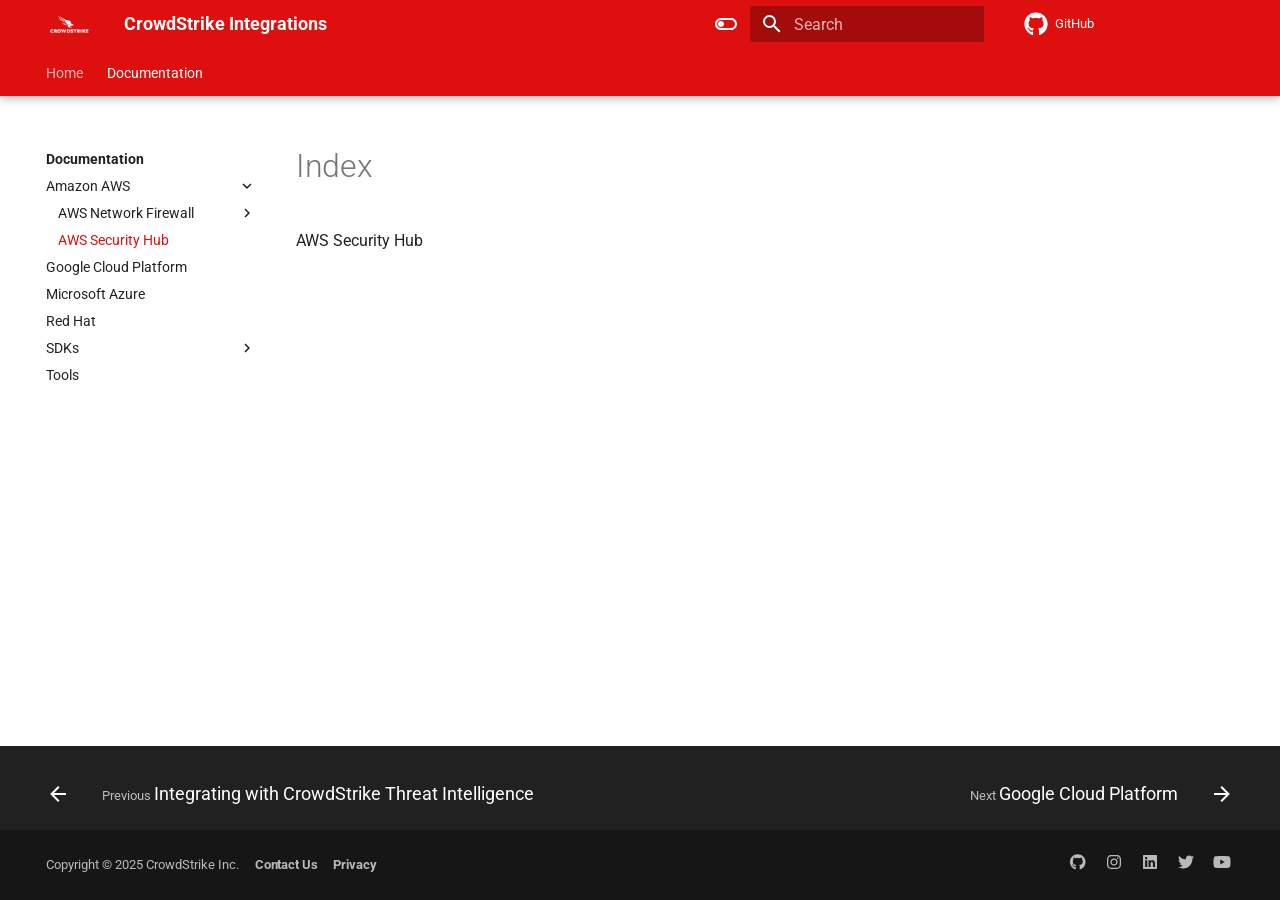
<file: docs/aws/aws-security-hub/index.html>
<!doctype html>
<html lang="en" class="no-js">
  <head>
    
      <meta charset="utf-8">
      <meta name="viewport" content="width=device-width,initial-scale=1">
      
      
      
      
        <link rel="prev" href="../aws-network-firewall/cs-threat-intel/">
      
      
        <link rel="next" href="../../google/">
      
      
      <link rel="icon" href="../../../assets/img/CS_Logos_2020_FullRed.png">
      <meta name="generator" content="mkdocs-1.6.1, mkdocs-material-9.6.11">
    
    
      
        <title>Index - CrowdStrike Integrations</title>
      
    
    
      <link rel="stylesheet" href="../../../assets/stylesheets/main.4af4bdda.min.css">
      
        
        <link rel="stylesheet" href="../../../assets/stylesheets/palette.06af60db.min.css">
      
      


    
    
      
    
    
      
        
        
        <link rel="preconnect" href="https://fonts.gstatic.com" crossorigin>
        <link rel="stylesheet" href="https://fonts.googleapis.com/css?family=Roboto:300,300i,400,400i,700,700i%7CRoboto+Mono:400,400i,700,700i&display=fallback">
        <style>:root{--md-text-font:"Roboto";--md-code-font:"Roboto Mono"}</style>
      
    
    
      <link rel="stylesheet" href="../../../stylesheets/extra.css">
    
    <script>__md_scope=new URL("../../..",location),__md_hash=e=>[...e].reduce(((e,_)=>(e<<5)-e+_.charCodeAt(0)),0),__md_get=(e,_=localStorage,t=__md_scope)=>JSON.parse(_.getItem(t.pathname+"."+e)),__md_set=(e,_,t=localStorage,a=__md_scope)=>{try{t.setItem(a.pathname+"."+e,JSON.stringify(_))}catch(e){}}</script>
    
      

    
    
    
  </head>
  
  
    
    
      
    
    
    
    
    <body dir="ltr" data-md-color-scheme="default" data-md-color-primary="indigo" data-md-color-accent="indigo">
  
    
    <input class="md-toggle" data-md-toggle="drawer" type="checkbox" id="__drawer" autocomplete="off">
    <input class="md-toggle" data-md-toggle="search" type="checkbox" id="__search" autocomplete="off">
    <label class="md-overlay" for="__drawer"></label>
    <div data-md-component="skip">
      
    </div>
    <div data-md-component="announce">
      
    </div>
    
    
      

  

<header class="md-header md-header--shadow md-header--lifted" data-md-component="header">
  <nav class="md-header__inner md-grid" aria-label="Header">
    <a href="../../.." title="CrowdStrike Integrations" class="md-header__button md-logo" aria-label="CrowdStrike Integrations" data-md-component="logo">
      
  <img src="../../../assets/img/CS_Logos_2020_FullWhite.png" alt="logo">

    </a>
    <label class="md-header__button md-icon" for="__drawer">
      
      <svg xmlns="http://www.w3.org/2000/svg" viewBox="0 0 24 24"><path d="M3 6h18v2H3zm0 5h18v2H3zm0 5h18v2H3z"/></svg>
    </label>
    <div class="md-header__title" data-md-component="header-title">
      <div class="md-header__ellipsis">
        <div class="md-header__topic">
          <span class="md-ellipsis">
            CrowdStrike Integrations
          </span>
        </div>
        <div class="md-header__topic" data-md-component="header-topic">
          <span class="md-ellipsis">
            
              Index
            
          </span>
        </div>
      </div>
    </div>
    
      
        <form class="md-header__option" data-md-component="palette">
  
    
    
    
    <input class="md-option" data-md-color-media="" data-md-color-scheme="default" data-md-color-primary="indigo" data-md-color-accent="indigo"  aria-label="Switch to dark mode"  type="radio" name="__palette" id="__palette_0">
    
      <label class="md-header__button md-icon" title="Switch to dark mode" for="__palette_1" hidden>
        <svg xmlns="http://www.w3.org/2000/svg" viewBox="0 0 24 24"><path d="M17 6H7c-3.31 0-6 2.69-6 6s2.69 6 6 6h10c3.31 0 6-2.69 6-6s-2.69-6-6-6m0 10H7c-2.21 0-4-1.79-4-4s1.79-4 4-4h10c2.21 0 4 1.79 4 4s-1.79 4-4 4M7 9c-1.66 0-3 1.34-3 3s1.34 3 3 3 3-1.34 3-3-1.34-3-3-3"/></svg>
      </label>
    
  
    
    
    
    <input class="md-option" data-md-color-media="" data-md-color-scheme="slate" data-md-color-primary="indigo" data-md-color-accent="indigo"  aria-label="Switch to light mode"  type="radio" name="__palette" id="__palette_1">
    
      <label class="md-header__button md-icon" title="Switch to light mode" for="__palette_0" hidden>
        <svg xmlns="http://www.w3.org/2000/svg" viewBox="0 0 24 24"><path d="M17 7H7a5 5 0 0 0-5 5 5 5 0 0 0 5 5h10a5 5 0 0 0 5-5 5 5 0 0 0-5-5m0 8a3 3 0 0 1-3-3 3 3 0 0 1 3-3 3 3 0 0 1 3 3 3 3 0 0 1-3 3"/></svg>
      </label>
    
  
</form>
      
    
    
      <script>var palette=__md_get("__palette");if(palette&&palette.color){if("(prefers-color-scheme)"===palette.color.media){var media=matchMedia("(prefers-color-scheme: light)"),input=document.querySelector(media.matches?"[data-md-color-media='(prefers-color-scheme: light)']":"[data-md-color-media='(prefers-color-scheme: dark)']");palette.color.media=input.getAttribute("data-md-color-media"),palette.color.scheme=input.getAttribute("data-md-color-scheme"),palette.color.primary=input.getAttribute("data-md-color-primary"),palette.color.accent=input.getAttribute("data-md-color-accent")}for(var[key,value]of Object.entries(palette.color))document.body.setAttribute("data-md-color-"+key,value)}</script>
    
    
    
      
      
        <label class="md-header__button md-icon" for="__search">
          
          <svg xmlns="http://www.w3.org/2000/svg" viewBox="0 0 24 24"><path d="M9.5 3A6.5 6.5 0 0 1 16 9.5c0 1.61-.59 3.09-1.56 4.23l.27.27h.79l5 5-1.5 1.5-5-5v-.79l-.27-.27A6.52 6.52 0 0 1 9.5 16 6.5 6.5 0 0 1 3 9.5 6.5 6.5 0 0 1 9.5 3m0 2C7 5 5 7 5 9.5S7 14 9.5 14 14 12 14 9.5 12 5 9.5 5"/></svg>
        </label>
        <div class="md-search" data-md-component="search" role="dialog">
  <label class="md-search__overlay" for="__search"></label>
  <div class="md-search__inner" role="search">
    <form class="md-search__form" name="search">
      <input type="text" class="md-search__input" name="query" aria-label="Search" placeholder="Search" autocapitalize="off" autocorrect="off" autocomplete="off" spellcheck="false" data-md-component="search-query" required>
      <label class="md-search__icon md-icon" for="__search">
        
        <svg xmlns="http://www.w3.org/2000/svg" viewBox="0 0 24 24"><path d="M9.5 3A6.5 6.5 0 0 1 16 9.5c0 1.61-.59 3.09-1.56 4.23l.27.27h.79l5 5-1.5 1.5-5-5v-.79l-.27-.27A6.52 6.52 0 0 1 9.5 16 6.5 6.5 0 0 1 3 9.5 6.5 6.5 0 0 1 9.5 3m0 2C7 5 5 7 5 9.5S7 14 9.5 14 14 12 14 9.5 12 5 9.5 5"/></svg>
        
        <svg xmlns="http://www.w3.org/2000/svg" viewBox="0 0 24 24"><path d="M20 11v2H8l5.5 5.5-1.42 1.42L4.16 12l7.92-7.92L13.5 5.5 8 11z"/></svg>
      </label>
      <nav class="md-search__options" aria-label="Search">
        
        <button type="reset" class="md-search__icon md-icon" title="Clear" aria-label="Clear" tabindex="-1">
          
          <svg xmlns="http://www.w3.org/2000/svg" viewBox="0 0 24 24"><path d="M19 6.41 17.59 5 12 10.59 6.41 5 5 6.41 10.59 12 5 17.59 6.41 19 12 13.41 17.59 19 19 17.59 13.41 12z"/></svg>
        </button>
      </nav>
      
    </form>
    <div class="md-search__output">
      <div class="md-search__scrollwrap" tabindex="0" data-md-scrollfix>
        <div class="md-search-result" data-md-component="search-result">
          <div class="md-search-result__meta">
            Initializing search
          </div>
          <ol class="md-search-result__list" role="presentation"></ol>
        </div>
      </div>
    </div>
  </div>
</div>
      
    
    
      <div class="md-header__source">
        <a href="https://github.com/crowdstrike/integrations" title="Go to repository" class="md-source" data-md-component="source">
  <div class="md-source__icon md-icon">
    
    <svg xmlns="http://www.w3.org/2000/svg" viewBox="0 0 496 512"><!--! Font Awesome Free 6.7.2 by @fontawesome - https://fontawesome.com License - https://fontawesome.com/license/free (Icons: CC BY 4.0, Fonts: SIL OFL 1.1, Code: MIT License) Copyright 2024 Fonticons, Inc.--><path d="M165.9 397.4c0 2-2.3 3.6-5.2 3.6-3.3.3-5.6-1.3-5.6-3.6 0-2 2.3-3.6 5.2-3.6 3-.3 5.6 1.3 5.6 3.6m-31.1-4.5c-.7 2 1.3 4.3 4.3 4.9 2.6 1 5.6 0 6.2-2s-1.3-4.3-4.3-5.2c-2.6-.7-5.5.3-6.2 2.3m44.2-1.7c-2.9.7-4.9 2.6-4.6 4.9.3 2 2.9 3.3 5.9 2.6 2.9-.7 4.9-2.6 4.6-4.6-.3-1.9-3-3.2-5.9-2.9M244.8 8C106.1 8 0 113.3 0 252c0 110.9 69.8 205.8 169.5 239.2 12.8 2.3 17.3-5.6 17.3-12.1 0-6.2-.3-40.4-.3-61.4 0 0-70 15-84.7-29.8 0 0-11.4-29.1-27.8-36.6 0 0-22.9-15.7 1.6-15.4 0 0 24.9 2 38.6 25.8 21.9 38.6 58.6 27.5 72.9 20.9 2.3-16 8.8-27.1 16-33.7-55.9-6.2-112.3-14.3-112.3-110.5 0-27.5 7.6-41.3 23.6-58.9-2.6-6.5-11.1-33.3 2.6-67.9 20.9-6.5 69 27 69 27 20-5.6 41.5-8.5 62.8-8.5s42.8 2.9 62.8 8.5c0 0 48.1-33.6 69-27 13.7 34.7 5.2 61.4 2.6 67.9 16 17.7 25.8 31.5 25.8 58.9 0 96.5-58.9 104.2-114.8 110.5 9.2 7.9 17 22.9 17 46.4 0 33.7-.3 75.4-.3 83.6 0 6.5 4.6 14.4 17.3 12.1C428.2 457.8 496 362.9 496 252 496 113.3 383.5 8 244.8 8M97.2 352.9c-1.3 1-1 3.3.7 5.2 1.6 1.6 3.9 2.3 5.2 1 1.3-1 1-3.3-.7-5.2-1.6-1.6-3.9-2.3-5.2-1m-10.8-8.1c-.7 1.3.3 2.9 2.3 3.9 1.6 1 3.6.7 4.3-.7.7-1.3-.3-2.9-2.3-3.9-2-.6-3.6-.3-4.3.7m32.4 35.6c-1.6 1.3-1 4.3 1.3 6.2 2.3 2.3 5.2 2.6 6.5 1 1.3-1.3.7-4.3-1.3-6.2-2.2-2.3-5.2-2.6-6.5-1m-11.4-14.7c-1.6 1-1.6 3.6 0 5.9s4.3 3.3 5.6 2.3c1.6-1.3 1.6-3.9 0-6.2-1.4-2.3-4-3.3-5.6-2"/></svg>
  </div>
  <div class="md-source__repository">
    GitHub
  </div>
</a>
      </div>
    
  </nav>
  
    
      
<nav class="md-tabs" aria-label="Tabs" data-md-component="tabs">
  <div class="md-grid">
    <ul class="md-tabs__list">
      
        
  
  
  
  
    <li class="md-tabs__item">
      <a href="../../.." class="md-tabs__link">
        
  
  
    
  
  Home

      </a>
    </li>
  

      
        
  
  
  
    
  
  
    
    
      <li class="md-tabs__item md-tabs__item--active">
        <a href="../../" class="md-tabs__link">
          
  
  
    
  
  Documentation

        </a>
      </li>
    
  

      
    </ul>
  </div>
</nav>
    
  
</header>
    
    <div class="md-container" data-md-component="container">
      
      
        
      
      <main class="md-main" data-md-component="main">
        <div class="md-main__inner md-grid">
          
            
              
              <div class="md-sidebar md-sidebar--primary" data-md-component="sidebar" data-md-type="navigation" >
                <div class="md-sidebar__scrollwrap">
                  <div class="md-sidebar__inner">
                    


  


  

<nav class="md-nav md-nav--primary md-nav--lifted md-nav--integrated" aria-label="Navigation" data-md-level="0">
  <label class="md-nav__title" for="__drawer">
    <a href="../../.." title="CrowdStrike Integrations" class="md-nav__button md-logo" aria-label="CrowdStrike Integrations" data-md-component="logo">
      
  <img src="../../../assets/img/CS_Logos_2020_FullWhite.png" alt="logo">

    </a>
    CrowdStrike Integrations
  </label>
  
    <div class="md-nav__source">
      <a href="https://github.com/crowdstrike/integrations" title="Go to repository" class="md-source" data-md-component="source">
  <div class="md-source__icon md-icon">
    
    <svg xmlns="http://www.w3.org/2000/svg" viewBox="0 0 496 512"><!--! Font Awesome Free 6.7.2 by @fontawesome - https://fontawesome.com License - https://fontawesome.com/license/free (Icons: CC BY 4.0, Fonts: SIL OFL 1.1, Code: MIT License) Copyright 2024 Fonticons, Inc.--><path d="M165.9 397.4c0 2-2.3 3.6-5.2 3.6-3.3.3-5.6-1.3-5.6-3.6 0-2 2.3-3.6 5.2-3.6 3-.3 5.6 1.3 5.6 3.6m-31.1-4.5c-.7 2 1.3 4.3 4.3 4.9 2.6 1 5.6 0 6.2-2s-1.3-4.3-4.3-5.2c-2.6-.7-5.5.3-6.2 2.3m44.2-1.7c-2.9.7-4.9 2.6-4.6 4.9.3 2 2.9 3.3 5.9 2.6 2.9-.7 4.9-2.6 4.6-4.6-.3-1.9-3-3.2-5.9-2.9M244.8 8C106.1 8 0 113.3 0 252c0 110.9 69.8 205.8 169.5 239.2 12.8 2.3 17.3-5.6 17.3-12.1 0-6.2-.3-40.4-.3-61.4 0 0-70 15-84.7-29.8 0 0-11.4-29.1-27.8-36.6 0 0-22.9-15.7 1.6-15.4 0 0 24.9 2 38.6 25.8 21.9 38.6 58.6 27.5 72.9 20.9 2.3-16 8.8-27.1 16-33.7-55.9-6.2-112.3-14.3-112.3-110.5 0-27.5 7.6-41.3 23.6-58.9-2.6-6.5-11.1-33.3 2.6-67.9 20.9-6.5 69 27 69 27 20-5.6 41.5-8.5 62.8-8.5s42.8 2.9 62.8 8.5c0 0 48.1-33.6 69-27 13.7 34.7 5.2 61.4 2.6 67.9 16 17.7 25.8 31.5 25.8 58.9 0 96.5-58.9 104.2-114.8 110.5 9.2 7.9 17 22.9 17 46.4 0 33.7-.3 75.4-.3 83.6 0 6.5 4.6 14.4 17.3 12.1C428.2 457.8 496 362.9 496 252 496 113.3 383.5 8 244.8 8M97.2 352.9c-1.3 1-1 3.3.7 5.2 1.6 1.6 3.9 2.3 5.2 1 1.3-1 1-3.3-.7-5.2-1.6-1.6-3.9-2.3-5.2-1m-10.8-8.1c-.7 1.3.3 2.9 2.3 3.9 1.6 1 3.6.7 4.3-.7.7-1.3-.3-2.9-2.3-3.9-2-.6-3.6-.3-4.3.7m32.4 35.6c-1.6 1.3-1 4.3 1.3 6.2 2.3 2.3 5.2 2.6 6.5 1 1.3-1.3.7-4.3-1.3-6.2-2.2-2.3-5.2-2.6-6.5-1m-11.4-14.7c-1.6 1-1.6 3.6 0 5.9s4.3 3.3 5.6 2.3c1.6-1.3 1.6-3.9 0-6.2-1.4-2.3-4-3.3-5.6-2"/></svg>
  </div>
  <div class="md-source__repository">
    GitHub
  </div>
</a>
    </div>
  
  <ul class="md-nav__list" data-md-scrollfix>
    
      
      
  
  
  
  
    <li class="md-nav__item">
      <a href="../../.." class="md-nav__link">
        
  
  
  <span class="md-ellipsis">
    Home
    
  </span>
  

      </a>
    </li>
  

    
      
      
  
  
    
  
  
  
    
    
      
        
          
        
      
        
      
        
      
        
      
        
      
        
      
        
      
    
    
    
      
        
        
      
      
    
    
    <li class="md-nav__item md-nav__item--active md-nav__item--section md-nav__item--nested">
      
        
        
        <input class="md-nav__toggle md-toggle " type="checkbox" id="__nav_2" checked>
        
          
          <div class="md-nav__link md-nav__container">
            <a href="../../" class="md-nav__link ">
              
  
  
  <span class="md-ellipsis">
    Documentation
    
  </span>
  

            </a>
            
              
              <label class="md-nav__link " for="__nav_2" id="__nav_2_label" tabindex="">
                <span class="md-nav__icon md-icon"></span>
              </label>
            
          </div>
        
        <nav class="md-nav" data-md-level="1" aria-labelledby="__nav_2_label" aria-expanded="true">
          <label class="md-nav__title" for="__nav_2">
            <span class="md-nav__icon md-icon"></span>
            Documentation
          </label>
          <ul class="md-nav__list" data-md-scrollfix>
            
              
            
              
                
  
  
    
  
  
  
    
    
      
        
          
        
      
        
      
        
      
    
    
    
      
      
    
    
    <li class="md-nav__item md-nav__item--active md-nav__item--nested">
      
        
        
        <input class="md-nav__toggle md-toggle " type="checkbox" id="__nav_2_2" checked>
        
          
          <div class="md-nav__link md-nav__container">
            <a href="../" class="md-nav__link ">
              
  
  
  <span class="md-ellipsis">
    Amazon AWS
    
  </span>
  

            </a>
            
              
              <label class="md-nav__link " for="__nav_2_2" id="__nav_2_2_label" tabindex="0">
                <span class="md-nav__icon md-icon"></span>
              </label>
            
          </div>
        
        <nav class="md-nav" data-md-level="2" aria-labelledby="__nav_2_2_label" aria-expanded="true">
          <label class="md-nav__title" for="__nav_2_2">
            <span class="md-nav__icon md-icon"></span>
            Amazon AWS
          </label>
          <ul class="md-nav__list" data-md-scrollfix>
            
              
            
              
                
  
  
  
  
    
    
      
        
      
        
      
    
    
    
      
      
    
    
    <li class="md-nav__item md-nav__item--nested">
      
        
        
        <input class="md-nav__toggle md-toggle " type="checkbox" id="__nav_2_2_2" >
        
          
          <label class="md-nav__link" for="__nav_2_2_2" id="__nav_2_2_2_label" tabindex="0">
            
  
  
  <span class="md-ellipsis">
    AWS Network Firewall
    
  </span>
  

            <span class="md-nav__icon md-icon"></span>
          </label>
        
        <nav class="md-nav" data-md-level="3" aria-labelledby="__nav_2_2_2_label" aria-expanded="false">
          <label class="md-nav__title" for="__nav_2_2_2">
            <span class="md-nav__icon md-icon"></span>
            AWS Network Firewall
          </label>
          <ul class="md-nav__list" data-md-scrollfix>
            
              
                
  
  
  
  
    <li class="md-nav__item">
      <a href="../aws-network-firewall/about/" class="md-nav__link">
        
  
  
  <span class="md-ellipsis">
    About AWS Firewall
    
  </span>
  

      </a>
    </li>
  

              
            
              
                
  
  
  
  
    <li class="md-nav__item">
      <a href="../aws-network-firewall/cs-threat-intel/" class="md-nav__link">
        
  
  
  <span class="md-ellipsis">
    Integrating with CrowdStrike Threat Intelligence
    
  </span>
  

      </a>
    </li>
  

              
            
          </ul>
        </nav>
      
    </li>
  

              
            
              
                
  
  
    
  
  
  
    
    
      
        
          
        
      
    
    
    
      
      
    
    
    <li class="md-nav__item md-nav__item--active md-nav__item--nested">
      
        
        
        <input class="md-nav__toggle md-toggle " type="checkbox" id="__nav_2_2_3" checked>
        
          
          <div class="md-nav__link md-nav__container">
            <a href="./" class="md-nav__link md-nav__link--active">
              
  
  
  <span class="md-ellipsis">
    AWS Security Hub
    
  </span>
  

            </a>
            
          </div>
        
        <nav class="md-nav" data-md-level="3" aria-labelledby="__nav_2_2_3_label" aria-expanded="true">
          <label class="md-nav__title" for="__nav_2_2_3">
            <span class="md-nav__icon md-icon"></span>
            AWS Security Hub
          </label>
          <ul class="md-nav__list" data-md-scrollfix>
            
              
            
          </ul>
        </nav>
      
    </li>
  

              
            
          </ul>
        </nav>
      
    </li>
  

              
            
              
                
  
  
  
  
    
    
      
        
          
        
      
    
    
    
      
      
    
    
    <li class="md-nav__item md-nav__item--nested">
      
        
        
        <input class="md-nav__toggle md-toggle " type="checkbox" id="__nav_2_3" >
        
          
          <div class="md-nav__link md-nav__container">
            <a href="../../google/" class="md-nav__link ">
              
  
  
  <span class="md-ellipsis">
    Google Cloud Platform
    
  </span>
  

            </a>
            
          </div>
        
        <nav class="md-nav" data-md-level="2" aria-labelledby="__nav_2_3_label" aria-expanded="false">
          <label class="md-nav__title" for="__nav_2_3">
            <span class="md-nav__icon md-icon"></span>
            Google Cloud Platform
          </label>
          <ul class="md-nav__list" data-md-scrollfix>
            
              
            
          </ul>
        </nav>
      
    </li>
  

              
            
              
                
  
  
  
  
    
    
      
        
          
        
      
    
    
    
      
      
    
    
    <li class="md-nav__item md-nav__item--nested">
      
        
        
        <input class="md-nav__toggle md-toggle " type="checkbox" id="__nav_2_4" >
        
          
          <div class="md-nav__link md-nav__container">
            <a href="../../microsoft/" class="md-nav__link ">
              
  
  
  <span class="md-ellipsis">
    Microsoft Azure
    
  </span>
  

            </a>
            
          </div>
        
        <nav class="md-nav" data-md-level="2" aria-labelledby="__nav_2_4_label" aria-expanded="false">
          <label class="md-nav__title" for="__nav_2_4">
            <span class="md-nav__icon md-icon"></span>
            Microsoft Azure
          </label>
          <ul class="md-nav__list" data-md-scrollfix>
            
              
            
          </ul>
        </nav>
      
    </li>
  

              
            
              
                
  
  
  
  
    
    
      
        
          
        
      
    
    
    
      
      
    
    
    <li class="md-nav__item md-nav__item--nested">
      
        
        
        <input class="md-nav__toggle md-toggle " type="checkbox" id="__nav_2_5" >
        
          
          <div class="md-nav__link md-nav__container">
            <a href="../../redhat/" class="md-nav__link ">
              
  
  
  <span class="md-ellipsis">
    Red Hat
    
  </span>
  

            </a>
            
          </div>
        
        <nav class="md-nav" data-md-level="2" aria-labelledby="__nav_2_5_label" aria-expanded="false">
          <label class="md-nav__title" for="__nav_2_5">
            <span class="md-nav__icon md-icon"></span>
            Red Hat
          </label>
          <ul class="md-nav__list" data-md-scrollfix>
            
              
            
          </ul>
        </nav>
      
    </li>
  

              
            
              
                
  
  
  
  
    
    
      
        
          
        
      
        
      
    
    
    
      
      
    
    
    <li class="md-nav__item md-nav__item--nested">
      
        
        
        <input class="md-nav__toggle md-toggle " type="checkbox" id="__nav_2_6" >
        
          
          <div class="md-nav__link md-nav__container">
            <a href="../../sdk/" class="md-nav__link ">
              
  
  
  <span class="md-ellipsis">
    SDKs
    
  </span>
  

            </a>
            
              
              <label class="md-nav__link " for="__nav_2_6" id="__nav_2_6_label" tabindex="0">
                <span class="md-nav__icon md-icon"></span>
              </label>
            
          </div>
        
        <nav class="md-nav" data-md-level="2" aria-labelledby="__nav_2_6_label" aria-expanded="false">
          <label class="md-nav__title" for="__nav_2_6">
            <span class="md-nav__icon md-icon"></span>
            SDKs
          </label>
          <ul class="md-nav__list" data-md-scrollfix>
            
              
            
              
                
  
  
  
  
    
    
      
        
          
        
      
    
    
    
      
      
    
    
    <li class="md-nav__item md-nav__item--nested">
      
        
        
        <input class="md-nav__toggle md-toggle " type="checkbox" id="__nav_2_6_2" >
        
          
          <div class="md-nav__link md-nav__container">
            <a href="../../sdk/gofalcon/" class="md-nav__link ">
              
  
  
  <span class="md-ellipsis">
    Gofalcon
    
  </span>
  

            </a>
            
          </div>
        
        <nav class="md-nav" data-md-level="3" aria-labelledby="__nav_2_6_2_label" aria-expanded="false">
          <label class="md-nav__title" for="__nav_2_6_2">
            <span class="md-nav__icon md-icon"></span>
            Gofalcon
          </label>
          <ul class="md-nav__list" data-md-scrollfix>
            
              
            
          </ul>
        </nav>
      
    </li>
  

              
            
          </ul>
        </nav>
      
    </li>
  

              
            
              
                
  
  
  
  
    
    
      
        
          
        
      
    
    
    
      
      
    
    
    <li class="md-nav__item md-nav__item--nested">
      
        
        
        <input class="md-nav__toggle md-toggle " type="checkbox" id="__nav_2_7" >
        
          
          <div class="md-nav__link md-nav__container">
            <a href="../../tools/" class="md-nav__link ">
              
  
  
  <span class="md-ellipsis">
    Tools
    
  </span>
  

            </a>
            
          </div>
        
        <nav class="md-nav" data-md-level="2" aria-labelledby="__nav_2_7_label" aria-expanded="false">
          <label class="md-nav__title" for="__nav_2_7">
            <span class="md-nav__icon md-icon"></span>
            Tools
          </label>
          <ul class="md-nav__list" data-md-scrollfix>
            
              
            
          </ul>
        </nav>
      
    </li>
  

              
            
          </ul>
        </nav>
      
    </li>
  

    
  </ul>
</nav>
                  </div>
                </div>
              </div>
            
            
          
          
            <div class="md-content" data-md-component="content">
              <article class="md-content__inner md-typeset">
                
                  


  
  


  <h1>Index</h1>

<p>AWS Security Hub</p>












                
              </article>
            </div>
          
          
<script>var target=document.getElementById(location.hash.slice(1));target&&target.name&&(target.checked=target.name.startsWith("__tabbed_"))</script>
        </div>
        
          <button type="button" class="md-top md-icon" data-md-component="top" hidden>
  
  <svg xmlns="http://www.w3.org/2000/svg" viewBox="0 0 24 24"><path d="M13 20h-2V8l-5.5 5.5-1.42-1.42L12 4.16l7.92 7.92-1.42 1.42L13 8z"/></svg>
  Back to top
</button>
        
      </main>
      
        <footer class="md-footer">
	
	
  
    <nav class="md-footer__inner md-grid" aria-label="footer.title">
      
      
        
        <a href="../aws-network-firewall/cs-threat-intel/" class="md-footer__link md-footer__link--prev" aria-label="Previous: Integrating with CrowdStrike Threat Intelligence" rel="prev">
          <div class="md-footer__button md-icon">
            <svg xmlns="http://www.w3.org/2000/svg" viewBox="0 0 24 24"><path d="M20 11v2H8l5.5 5.5-1.42 1.42L4.16 12l7.92-7.92L13.5 5.5 8 11z"/></svg>
          </div>
          <div class="md-footer__title">
            <div class="md-ellipsis">
              <span class="md-footer__direction">
                Previous
              </span>
              Integrating with CrowdStrike Threat Intelligence
            </div>
          </div>
        </a>
      
      
      
      
        
        <a href="../../google/" class="md-footer__link md-footer__link--next" aria-label="Next: Google Cloud Platform" rel="next">
          <div class="md-footer__title">
            <div class="md-ellipsis">
              <span class="md-footer__direction">
                Next
              </span>
              Google Cloud Platform
            </div>
          </div>
          <div class="md-footer__button md-icon">
            <svg xmlns="http://www.w3.org/2000/svg" viewBox="0 0 24 24"><path d="M4 11v2h12l-5.5 5.5 1.42 1.42L19.84 12l-7.92-7.92L10.5 5.5 16 11z"/></svg>
          </div>
        </a>
      
      
    </nav>
  
  <div class="md-footer-meta md-typeset">
    <div class="md-footer-meta__inner md-grid">
      <div class="md-copyright">
    <div class="md-copyright__highlight" style="display: inline-block;">
	    Copyright &copy; 2025 CrowdStrike Inc. 
    </div>
    <div style="display: inline-block; margin-left: 1em" >
	    <h4><a href="https://www.crowdstrike.com/contact-us"/>Contact Us</a></h4>
    </div>
    <div style="display: inline-block; margin-left: 1em;">
            <h4><a href="https://www.crowdstrike.com/privacy-notice"/>Privacy</a></h4>
    </div>
</div>
      
        <div class="md-social">
  
    
    
    
    
      
      
    
    <a href="https://github.com/crowdstrike" target="_blank" rel="noopener" title="github.com" class="md-social__link">
      <svg xmlns="http://www.w3.org/2000/svg" viewBox="0 0 496 512"><!--! Font Awesome Free 6.7.2 by @fontawesome - https://fontawesome.com License - https://fontawesome.com/license/free (Icons: CC BY 4.0, Fonts: SIL OFL 1.1, Code: MIT License) Copyright 2024 Fonticons, Inc.--><path d="M165.9 397.4c0 2-2.3 3.6-5.2 3.6-3.3.3-5.6-1.3-5.6-3.6 0-2 2.3-3.6 5.2-3.6 3-.3 5.6 1.3 5.6 3.6m-31.1-4.5c-.7 2 1.3 4.3 4.3 4.9 2.6 1 5.6 0 6.2-2s-1.3-4.3-4.3-5.2c-2.6-.7-5.5.3-6.2 2.3m44.2-1.7c-2.9.7-4.9 2.6-4.6 4.9.3 2 2.9 3.3 5.9 2.6 2.9-.7 4.9-2.6 4.6-4.6-.3-1.9-3-3.2-5.9-2.9M244.8 8C106.1 8 0 113.3 0 252c0 110.9 69.8 205.8 169.5 239.2 12.8 2.3 17.3-5.6 17.3-12.1 0-6.2-.3-40.4-.3-61.4 0 0-70 15-84.7-29.8 0 0-11.4-29.1-27.8-36.6 0 0-22.9-15.7 1.6-15.4 0 0 24.9 2 38.6 25.8 21.9 38.6 58.6 27.5 72.9 20.9 2.3-16 8.8-27.1 16-33.7-55.9-6.2-112.3-14.3-112.3-110.5 0-27.5 7.6-41.3 23.6-58.9-2.6-6.5-11.1-33.3 2.6-67.9 20.9-6.5 69 27 69 27 20-5.6 41.5-8.5 62.8-8.5s42.8 2.9 62.8 8.5c0 0 48.1-33.6 69-27 13.7 34.7 5.2 61.4 2.6 67.9 16 17.7 25.8 31.5 25.8 58.9 0 96.5-58.9 104.2-114.8 110.5 9.2 7.9 17 22.9 17 46.4 0 33.7-.3 75.4-.3 83.6 0 6.5 4.6 14.4 17.3 12.1C428.2 457.8 496 362.9 496 252 496 113.3 383.5 8 244.8 8M97.2 352.9c-1.3 1-1 3.3.7 5.2 1.6 1.6 3.9 2.3 5.2 1 1.3-1 1-3.3-.7-5.2-1.6-1.6-3.9-2.3-5.2-1m-10.8-8.1c-.7 1.3.3 2.9 2.3 3.9 1.6 1 3.6.7 4.3-.7.7-1.3-.3-2.9-2.3-3.9-2-.6-3.6-.3-4.3.7m32.4 35.6c-1.6 1.3-1 4.3 1.3 6.2 2.3 2.3 5.2 2.6 6.5 1 1.3-1.3.7-4.3-1.3-6.2-2.2-2.3-5.2-2.6-6.5-1m-11.4-14.7c-1.6 1-1.6 3.6 0 5.9s4.3 3.3 5.6 2.3c1.6-1.3 1.6-3.9 0-6.2-1.4-2.3-4-3.3-5.6-2"/></svg>
    </a>
  
    
    
    
    
      
      
    
    <a href="https://instagram.com/crowdstrike" target="_blank" rel="noopener" title="instagram.com" class="md-social__link">
      <svg xmlns="http://www.w3.org/2000/svg" viewBox="0 0 448 512"><!--! Font Awesome Free 6.7.2 by @fontawesome - https://fontawesome.com License - https://fontawesome.com/license/free (Icons: CC BY 4.0, Fonts: SIL OFL 1.1, Code: MIT License) Copyright 2024 Fonticons, Inc.--><path d="M224.1 141c-63.6 0-114.9 51.3-114.9 114.9s51.3 114.9 114.9 114.9S339 319.5 339 255.9 287.7 141 224.1 141m0 189.6c-41.1 0-74.7-33.5-74.7-74.7s33.5-74.7 74.7-74.7 74.7 33.5 74.7 74.7-33.6 74.7-74.7 74.7m146.4-194.3c0 14.9-12 26.8-26.8 26.8-14.9 0-26.8-12-26.8-26.8s12-26.8 26.8-26.8 26.8 12 26.8 26.8m76.1 27.2c-1.7-35.9-9.9-67.7-36.2-93.9-26.2-26.2-58-34.4-93.9-36.2-37-2.1-147.9-2.1-184.9 0-35.8 1.7-67.6 9.9-93.9 36.1s-34.4 58-36.2 93.9c-2.1 37-2.1 147.9 0 184.9 1.7 35.9 9.9 67.7 36.2 93.9s58 34.4 93.9 36.2c37 2.1 147.9 2.1 184.9 0 35.9-1.7 67.7-9.9 93.9-36.2 26.2-26.2 34.4-58 36.2-93.9 2.1-37 2.1-147.8 0-184.8M398.8 388c-7.8 19.6-22.9 34.7-42.6 42.6-29.5 11.7-99.5 9-132.1 9s-102.7 2.6-132.1-9c-19.6-7.8-34.7-22.9-42.6-42.6-11.7-29.5-9-99.5-9-132.1s-2.6-102.7 9-132.1c7.8-19.6 22.9-34.7 42.6-42.6 29.5-11.7 99.5-9 132.1-9s102.7-2.6 132.1 9c19.6 7.8 34.7 22.9 42.6 42.6 11.7 29.5 9 99.5 9 132.1s2.7 102.7-9 132.1"/></svg>
    </a>
  
    
    
    
    
      
      
    
    <a href="https://linkedin.com/company/crowdstrike" target="_blank" rel="noopener" title="linkedin.com" class="md-social__link">
      <svg xmlns="http://www.w3.org/2000/svg" viewBox="0 0 448 512"><!--! Font Awesome Free 6.7.2 by @fontawesome - https://fontawesome.com License - https://fontawesome.com/license/free (Icons: CC BY 4.0, Fonts: SIL OFL 1.1, Code: MIT License) Copyright 2024 Fonticons, Inc.--><path d="M416 32H31.9C14.3 32 0 46.5 0 64.3v383.4C0 465.5 14.3 480 31.9 480H416c17.6 0 32-14.5 32-32.3V64.3c0-17.8-14.4-32.3-32-32.3M135.4 416H69V202.2h66.5V416zm-33.2-243c-21.3 0-38.5-17.3-38.5-38.5S80.9 96 102.2 96c21.2 0 38.5 17.3 38.5 38.5 0 21.3-17.2 38.5-38.5 38.5m282.1 243h-66.4V312c0-24.8-.5-56.7-34.5-56.7-34.6 0-39.9 27-39.9 54.9V416h-66.4V202.2h63.7v29.2h.9c8.9-16.8 30.6-34.5 62.9-34.5 67.2 0 79.7 44.3 79.7 101.9z"/></svg>
    </a>
  
    
    
    
    
      
      
    
    <a href="https://twitter.com/crowdstrike" target="_blank" rel="noopener" title="twitter.com" class="md-social__link">
      <svg xmlns="http://www.w3.org/2000/svg" viewBox="0 0 512 512"><!--! Font Awesome Free 6.7.2 by @fontawesome - https://fontawesome.com License - https://fontawesome.com/license/free (Icons: CC BY 4.0, Fonts: SIL OFL 1.1, Code: MIT License) Copyright 2024 Fonticons, Inc.--><path d="M459.37 151.716c.325 4.548.325 9.097.325 13.645 0 138.72-105.583 298.558-298.558 298.558-59.452 0-114.68-17.219-161.137-47.106 8.447.974 16.568 1.299 25.34 1.299 49.055 0 94.213-16.568 130.274-44.832-46.132-.975-84.792-31.188-98.112-72.772 6.498.974 12.995 1.624 19.818 1.624 9.421 0 18.843-1.3 27.614-3.573-48.081-9.747-84.143-51.98-84.143-102.985v-1.299c13.969 7.797 30.214 12.67 47.431 13.319-28.264-18.843-46.781-51.005-46.781-87.391 0-19.492 5.197-37.36 14.294-52.954 51.655 63.675 129.3 105.258 216.365 109.807-1.624-7.797-2.599-15.918-2.599-24.04 0-57.828 46.782-104.934 104.934-104.934 30.213 0 57.502 12.67 76.67 33.137 23.715-4.548 46.456-13.32 66.599-25.34-7.798 24.366-24.366 44.833-46.132 57.827 21.117-2.273 41.584-8.122 60.426-16.243-14.292 20.791-32.161 39.308-52.628 54.253"/></svg>
    </a>
  
    
    
    
    
      
      
    
    <a href="https://www.youtube.com/channel/UCsRdY9CtEVWTNO4ulwfzqVA" target="_blank" rel="noopener" title="www.youtube.com" class="md-social__link">
      <svg xmlns="http://www.w3.org/2000/svg" viewBox="0 0 576 512"><!--! Font Awesome Free 6.7.2 by @fontawesome - https://fontawesome.com License - https://fontawesome.com/license/free (Icons: CC BY 4.0, Fonts: SIL OFL 1.1, Code: MIT License) Copyright 2024 Fonticons, Inc.--><path d="M549.655 124.083c-6.281-23.65-24.787-42.276-48.284-48.597C458.781 64 288 64 288 64S117.22 64 74.629 75.486c-23.497 6.322-42.003 24.947-48.284 48.597-11.412 42.867-11.412 132.305-11.412 132.305s0 89.438 11.412 132.305c6.281 23.65 24.787 41.5 48.284 47.821C117.22 448 288 448 288 448s170.78 0 213.371-11.486c23.497-6.321 42.003-24.171 48.284-47.821 11.412-42.867 11.412-132.305 11.412-132.305s0-89.438-11.412-132.305m-317.51 213.508V175.185l142.739 81.205z"/></svg>
    </a>
  
</div>
      
    </div>
  </div>
</footer>
      
    </div>
    <div class="md-dialog" data-md-component="dialog">
      <div class="md-dialog__inner md-typeset"></div>
    </div>
    
    
    
      
      <script id="__config" type="application/json">{"base": "../../..", "features": ["navigation.tabs", "navigation.indexes", "navigation.instant", "navigation.top", "navigation.tabs.sticky", "toc.integrate", "toc.follow"], "search": "../../../assets/javascripts/workers/search.f8cc74c7.min.js", "tags": null, "translations": {"clipboard.copied": "Copied to clipboard", "clipboard.copy": "Copy to clipboard", "search.result.more.one": "1 more on this page", "search.result.more.other": "# more on this page", "search.result.none": "No matching documents", "search.result.one": "1 matching document", "search.result.other": "# matching documents", "search.result.placeholder": "Type to start searching", "search.result.term.missing": "Missing", "select.version": "Select version"}, "version": null}</script>
    
    
      <script src="../../../assets/javascripts/bundle.c8b220af.min.js"></script>
      
    
  </body>
</html>
</file>
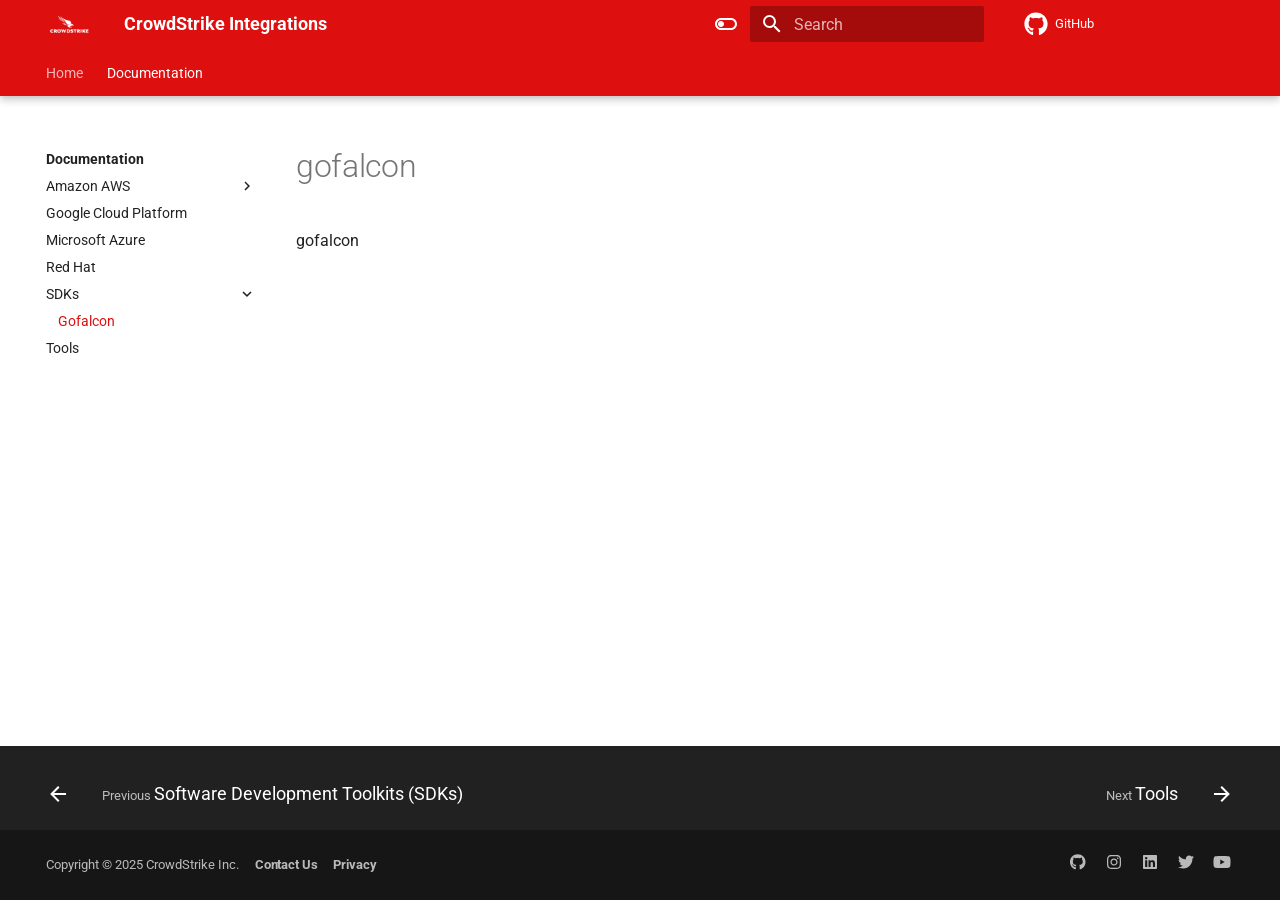
<file: docs/sdk/gofalcon/index.html>
<!doctype html>
<html lang="en" class="no-js">
  <head>
    
      <meta charset="utf-8">
      <meta name="viewport" content="width=device-width,initial-scale=1">
      
      
      
      
        <link rel="prev" href="../">
      
      
        <link rel="next" href="../../tools/">
      
      
      <link rel="icon" href="../../../assets/img/CS_Logos_2020_FullRed.png">
      <meta name="generator" content="mkdocs-1.6.1, mkdocs-material-9.6.11">
    
    
      
        <title>gofalcon - CrowdStrike Integrations</title>
      
    
    
      <link rel="stylesheet" href="../../../assets/stylesheets/main.4af4bdda.min.css">
      
        
        <link rel="stylesheet" href="../../../assets/stylesheets/palette.06af60db.min.css">
      
      


    
    
      
    
    
      
        
        
        <link rel="preconnect" href="https://fonts.gstatic.com" crossorigin>
        <link rel="stylesheet" href="https://fonts.googleapis.com/css?family=Roboto:300,300i,400,400i,700,700i%7CRoboto+Mono:400,400i,700,700i&display=fallback">
        <style>:root{--md-text-font:"Roboto";--md-code-font:"Roboto Mono"}</style>
      
    
    
      <link rel="stylesheet" href="../../../stylesheets/extra.css">
    
    <script>__md_scope=new URL("../../..",location),__md_hash=e=>[...e].reduce(((e,_)=>(e<<5)-e+_.charCodeAt(0)),0),__md_get=(e,_=localStorage,t=__md_scope)=>JSON.parse(_.getItem(t.pathname+"."+e)),__md_set=(e,_,t=localStorage,a=__md_scope)=>{try{t.setItem(a.pathname+"."+e,JSON.stringify(_))}catch(e){}}</script>
    
      

    
    
    
  </head>
  
  
    
    
      
    
    
    
    
    <body dir="ltr" data-md-color-scheme="default" data-md-color-primary="indigo" data-md-color-accent="indigo">
  
    
    <input class="md-toggle" data-md-toggle="drawer" type="checkbox" id="__drawer" autocomplete="off">
    <input class="md-toggle" data-md-toggle="search" type="checkbox" id="__search" autocomplete="off">
    <label class="md-overlay" for="__drawer"></label>
    <div data-md-component="skip">
      
        
        <a href="#gofalcon" class="md-skip">
          Skip to content
        </a>
      
    </div>
    <div data-md-component="announce">
      
    </div>
    
    
      

  

<header class="md-header md-header--shadow md-header--lifted" data-md-component="header">
  <nav class="md-header__inner md-grid" aria-label="Header">
    <a href="../../.." title="CrowdStrike Integrations" class="md-header__button md-logo" aria-label="CrowdStrike Integrations" data-md-component="logo">
      
  <img src="../../../assets/img/CS_Logos_2020_FullWhite.png" alt="logo">

    </a>
    <label class="md-header__button md-icon" for="__drawer">
      
      <svg xmlns="http://www.w3.org/2000/svg" viewBox="0 0 24 24"><path d="M3 6h18v2H3zm0 5h18v2H3zm0 5h18v2H3z"/></svg>
    </label>
    <div class="md-header__title" data-md-component="header-title">
      <div class="md-header__ellipsis">
        <div class="md-header__topic">
          <span class="md-ellipsis">
            CrowdStrike Integrations
          </span>
        </div>
        <div class="md-header__topic" data-md-component="header-topic">
          <span class="md-ellipsis">
            
              gofalcon
            
          </span>
        </div>
      </div>
    </div>
    
      
        <form class="md-header__option" data-md-component="palette">
  
    
    
    
    <input class="md-option" data-md-color-media="" data-md-color-scheme="default" data-md-color-primary="indigo" data-md-color-accent="indigo"  aria-label="Switch to dark mode"  type="radio" name="__palette" id="__palette_0">
    
      <label class="md-header__button md-icon" title="Switch to dark mode" for="__palette_1" hidden>
        <svg xmlns="http://www.w3.org/2000/svg" viewBox="0 0 24 24"><path d="M17 6H7c-3.31 0-6 2.69-6 6s2.69 6 6 6h10c3.31 0 6-2.69 6-6s-2.69-6-6-6m0 10H7c-2.21 0-4-1.79-4-4s1.79-4 4-4h10c2.21 0 4 1.79 4 4s-1.79 4-4 4M7 9c-1.66 0-3 1.34-3 3s1.34 3 3 3 3-1.34 3-3-1.34-3-3-3"/></svg>
      </label>
    
  
    
    
    
    <input class="md-option" data-md-color-media="" data-md-color-scheme="slate" data-md-color-primary="indigo" data-md-color-accent="indigo"  aria-label="Switch to light mode"  type="radio" name="__palette" id="__palette_1">
    
      <label class="md-header__button md-icon" title="Switch to light mode" for="__palette_0" hidden>
        <svg xmlns="http://www.w3.org/2000/svg" viewBox="0 0 24 24"><path d="M17 7H7a5 5 0 0 0-5 5 5 5 0 0 0 5 5h10a5 5 0 0 0 5-5 5 5 0 0 0-5-5m0 8a3 3 0 0 1-3-3 3 3 0 0 1 3-3 3 3 0 0 1 3 3 3 3 0 0 1-3 3"/></svg>
      </label>
    
  
</form>
      
    
    
      <script>var palette=__md_get("__palette");if(palette&&palette.color){if("(prefers-color-scheme)"===palette.color.media){var media=matchMedia("(prefers-color-scheme: light)"),input=document.querySelector(media.matches?"[data-md-color-media='(prefers-color-scheme: light)']":"[data-md-color-media='(prefers-color-scheme: dark)']");palette.color.media=input.getAttribute("data-md-color-media"),palette.color.scheme=input.getAttribute("data-md-color-scheme"),palette.color.primary=input.getAttribute("data-md-color-primary"),palette.color.accent=input.getAttribute("data-md-color-accent")}for(var[key,value]of Object.entries(palette.color))document.body.setAttribute("data-md-color-"+key,value)}</script>
    
    
    
      
      
        <label class="md-header__button md-icon" for="__search">
          
          <svg xmlns="http://www.w3.org/2000/svg" viewBox="0 0 24 24"><path d="M9.5 3A6.5 6.5 0 0 1 16 9.5c0 1.61-.59 3.09-1.56 4.23l.27.27h.79l5 5-1.5 1.5-5-5v-.79l-.27-.27A6.52 6.52 0 0 1 9.5 16 6.5 6.5 0 0 1 3 9.5 6.5 6.5 0 0 1 9.5 3m0 2C7 5 5 7 5 9.5S7 14 9.5 14 14 12 14 9.5 12 5 9.5 5"/></svg>
        </label>
        <div class="md-search" data-md-component="search" role="dialog">
  <label class="md-search__overlay" for="__search"></label>
  <div class="md-search__inner" role="search">
    <form class="md-search__form" name="search">
      <input type="text" class="md-search__input" name="query" aria-label="Search" placeholder="Search" autocapitalize="off" autocorrect="off" autocomplete="off" spellcheck="false" data-md-component="search-query" required>
      <label class="md-search__icon md-icon" for="__search">
        
        <svg xmlns="http://www.w3.org/2000/svg" viewBox="0 0 24 24"><path d="M9.5 3A6.5 6.5 0 0 1 16 9.5c0 1.61-.59 3.09-1.56 4.23l.27.27h.79l5 5-1.5 1.5-5-5v-.79l-.27-.27A6.52 6.52 0 0 1 9.5 16 6.5 6.5 0 0 1 3 9.5 6.5 6.5 0 0 1 9.5 3m0 2C7 5 5 7 5 9.5S7 14 9.5 14 14 12 14 9.5 12 5 9.5 5"/></svg>
        
        <svg xmlns="http://www.w3.org/2000/svg" viewBox="0 0 24 24"><path d="M20 11v2H8l5.5 5.5-1.42 1.42L4.16 12l7.92-7.92L13.5 5.5 8 11z"/></svg>
      </label>
      <nav class="md-search__options" aria-label="Search">
        
        <button type="reset" class="md-search__icon md-icon" title="Clear" aria-label="Clear" tabindex="-1">
          
          <svg xmlns="http://www.w3.org/2000/svg" viewBox="0 0 24 24"><path d="M19 6.41 17.59 5 12 10.59 6.41 5 5 6.41 10.59 12 5 17.59 6.41 19 12 13.41 17.59 19 19 17.59 13.41 12z"/></svg>
        </button>
      </nav>
      
    </form>
    <div class="md-search__output">
      <div class="md-search__scrollwrap" tabindex="0" data-md-scrollfix>
        <div class="md-search-result" data-md-component="search-result">
          <div class="md-search-result__meta">
            Initializing search
          </div>
          <ol class="md-search-result__list" role="presentation"></ol>
        </div>
      </div>
    </div>
  </div>
</div>
      
    
    
      <div class="md-header__source">
        <a href="https://github.com/crowdstrike/integrations" title="Go to repository" class="md-source" data-md-component="source">
  <div class="md-source__icon md-icon">
    
    <svg xmlns="http://www.w3.org/2000/svg" viewBox="0 0 496 512"><!--! Font Awesome Free 6.7.2 by @fontawesome - https://fontawesome.com License - https://fontawesome.com/license/free (Icons: CC BY 4.0, Fonts: SIL OFL 1.1, Code: MIT License) Copyright 2024 Fonticons, Inc.--><path d="M165.9 397.4c0 2-2.3 3.6-5.2 3.6-3.3.3-5.6-1.3-5.6-3.6 0-2 2.3-3.6 5.2-3.6 3-.3 5.6 1.3 5.6 3.6m-31.1-4.5c-.7 2 1.3 4.3 4.3 4.9 2.6 1 5.6 0 6.2-2s-1.3-4.3-4.3-5.2c-2.6-.7-5.5.3-6.2 2.3m44.2-1.7c-2.9.7-4.9 2.6-4.6 4.9.3 2 2.9 3.3 5.9 2.6 2.9-.7 4.9-2.6 4.6-4.6-.3-1.9-3-3.2-5.9-2.9M244.8 8C106.1 8 0 113.3 0 252c0 110.9 69.8 205.8 169.5 239.2 12.8 2.3 17.3-5.6 17.3-12.1 0-6.2-.3-40.4-.3-61.4 0 0-70 15-84.7-29.8 0 0-11.4-29.1-27.8-36.6 0 0-22.9-15.7 1.6-15.4 0 0 24.9 2 38.6 25.8 21.9 38.6 58.6 27.5 72.9 20.9 2.3-16 8.8-27.1 16-33.7-55.9-6.2-112.3-14.3-112.3-110.5 0-27.5 7.6-41.3 23.6-58.9-2.6-6.5-11.1-33.3 2.6-67.9 20.9-6.5 69 27 69 27 20-5.6 41.5-8.5 62.8-8.5s42.8 2.9 62.8 8.5c0 0 48.1-33.6 69-27 13.7 34.7 5.2 61.4 2.6 67.9 16 17.7 25.8 31.5 25.8 58.9 0 96.5-58.9 104.2-114.8 110.5 9.2 7.9 17 22.9 17 46.4 0 33.7-.3 75.4-.3 83.6 0 6.5 4.6 14.4 17.3 12.1C428.2 457.8 496 362.9 496 252 496 113.3 383.5 8 244.8 8M97.2 352.9c-1.3 1-1 3.3.7 5.2 1.6 1.6 3.9 2.3 5.2 1 1.3-1 1-3.3-.7-5.2-1.6-1.6-3.9-2.3-5.2-1m-10.8-8.1c-.7 1.3.3 2.9 2.3 3.9 1.6 1 3.6.7 4.3-.7.7-1.3-.3-2.9-2.3-3.9-2-.6-3.6-.3-4.3.7m32.4 35.6c-1.6 1.3-1 4.3 1.3 6.2 2.3 2.3 5.2 2.6 6.5 1 1.3-1.3.7-4.3-1.3-6.2-2.2-2.3-5.2-2.6-6.5-1m-11.4-14.7c-1.6 1-1.6 3.6 0 5.9s4.3 3.3 5.6 2.3c1.6-1.3 1.6-3.9 0-6.2-1.4-2.3-4-3.3-5.6-2"/></svg>
  </div>
  <div class="md-source__repository">
    GitHub
  </div>
</a>
      </div>
    
  </nav>
  
    
      
<nav class="md-tabs" aria-label="Tabs" data-md-component="tabs">
  <div class="md-grid">
    <ul class="md-tabs__list">
      
        
  
  
  
  
    <li class="md-tabs__item">
      <a href="../../.." class="md-tabs__link">
        
  
  
    
  
  Home

      </a>
    </li>
  

      
        
  
  
  
    
  
  
    
    
      <li class="md-tabs__item md-tabs__item--active">
        <a href="../../" class="md-tabs__link">
          
  
  
    
  
  Documentation

        </a>
      </li>
    
  

      
    </ul>
  </div>
</nav>
    
  
</header>
    
    <div class="md-container" data-md-component="container">
      
      
        
      
      <main class="md-main" data-md-component="main">
        <div class="md-main__inner md-grid">
          
            
              
              <div class="md-sidebar md-sidebar--primary" data-md-component="sidebar" data-md-type="navigation" >
                <div class="md-sidebar__scrollwrap">
                  <div class="md-sidebar__inner">
                    


  


  

<nav class="md-nav md-nav--primary md-nav--lifted md-nav--integrated" aria-label="Navigation" data-md-level="0">
  <label class="md-nav__title" for="__drawer">
    <a href="../../.." title="CrowdStrike Integrations" class="md-nav__button md-logo" aria-label="CrowdStrike Integrations" data-md-component="logo">
      
  <img src="../../../assets/img/CS_Logos_2020_FullWhite.png" alt="logo">

    </a>
    CrowdStrike Integrations
  </label>
  
    <div class="md-nav__source">
      <a href="https://github.com/crowdstrike/integrations" title="Go to repository" class="md-source" data-md-component="source">
  <div class="md-source__icon md-icon">
    
    <svg xmlns="http://www.w3.org/2000/svg" viewBox="0 0 496 512"><!--! Font Awesome Free 6.7.2 by @fontawesome - https://fontawesome.com License - https://fontawesome.com/license/free (Icons: CC BY 4.0, Fonts: SIL OFL 1.1, Code: MIT License) Copyright 2024 Fonticons, Inc.--><path d="M165.9 397.4c0 2-2.3 3.6-5.2 3.6-3.3.3-5.6-1.3-5.6-3.6 0-2 2.3-3.6 5.2-3.6 3-.3 5.6 1.3 5.6 3.6m-31.1-4.5c-.7 2 1.3 4.3 4.3 4.9 2.6 1 5.6 0 6.2-2s-1.3-4.3-4.3-5.2c-2.6-.7-5.5.3-6.2 2.3m44.2-1.7c-2.9.7-4.9 2.6-4.6 4.9.3 2 2.9 3.3 5.9 2.6 2.9-.7 4.9-2.6 4.6-4.6-.3-1.9-3-3.2-5.9-2.9M244.8 8C106.1 8 0 113.3 0 252c0 110.9 69.8 205.8 169.5 239.2 12.8 2.3 17.3-5.6 17.3-12.1 0-6.2-.3-40.4-.3-61.4 0 0-70 15-84.7-29.8 0 0-11.4-29.1-27.8-36.6 0 0-22.9-15.7 1.6-15.4 0 0 24.9 2 38.6 25.8 21.9 38.6 58.6 27.5 72.9 20.9 2.3-16 8.8-27.1 16-33.7-55.9-6.2-112.3-14.3-112.3-110.5 0-27.5 7.6-41.3 23.6-58.9-2.6-6.5-11.1-33.3 2.6-67.9 20.9-6.5 69 27 69 27 20-5.6 41.5-8.5 62.8-8.5s42.8 2.9 62.8 8.5c0 0 48.1-33.6 69-27 13.7 34.7 5.2 61.4 2.6 67.9 16 17.7 25.8 31.5 25.8 58.9 0 96.5-58.9 104.2-114.8 110.5 9.2 7.9 17 22.9 17 46.4 0 33.7-.3 75.4-.3 83.6 0 6.5 4.6 14.4 17.3 12.1C428.2 457.8 496 362.9 496 252 496 113.3 383.5 8 244.8 8M97.2 352.9c-1.3 1-1 3.3.7 5.2 1.6 1.6 3.9 2.3 5.2 1 1.3-1 1-3.3-.7-5.2-1.6-1.6-3.9-2.3-5.2-1m-10.8-8.1c-.7 1.3.3 2.9 2.3 3.9 1.6 1 3.6.7 4.3-.7.7-1.3-.3-2.9-2.3-3.9-2-.6-3.6-.3-4.3.7m32.4 35.6c-1.6 1.3-1 4.3 1.3 6.2 2.3 2.3 5.2 2.6 6.5 1 1.3-1.3.7-4.3-1.3-6.2-2.2-2.3-5.2-2.6-6.5-1m-11.4-14.7c-1.6 1-1.6 3.6 0 5.9s4.3 3.3 5.6 2.3c1.6-1.3 1.6-3.9 0-6.2-1.4-2.3-4-3.3-5.6-2"/></svg>
  </div>
  <div class="md-source__repository">
    GitHub
  </div>
</a>
    </div>
  
  <ul class="md-nav__list" data-md-scrollfix>
    
      
      
  
  
  
  
    <li class="md-nav__item">
      <a href="../../.." class="md-nav__link">
        
  
  
  <span class="md-ellipsis">
    Home
    
  </span>
  

      </a>
    </li>
  

    
      
      
  
  
    
  
  
  
    
    
      
        
          
        
      
        
      
        
      
        
      
        
      
        
      
        
      
    
    
    
      
        
        
      
      
    
    
    <li class="md-nav__item md-nav__item--active md-nav__item--section md-nav__item--nested">
      
        
        
        <input class="md-nav__toggle md-toggle " type="checkbox" id="__nav_2" checked>
        
          
          <div class="md-nav__link md-nav__container">
            <a href="../../" class="md-nav__link ">
              
  
  
  <span class="md-ellipsis">
    Documentation
    
  </span>
  

            </a>
            
              
              <label class="md-nav__link " for="__nav_2" id="__nav_2_label" tabindex="">
                <span class="md-nav__icon md-icon"></span>
              </label>
            
          </div>
        
        <nav class="md-nav" data-md-level="1" aria-labelledby="__nav_2_label" aria-expanded="true">
          <label class="md-nav__title" for="__nav_2">
            <span class="md-nav__icon md-icon"></span>
            Documentation
          </label>
          <ul class="md-nav__list" data-md-scrollfix>
            
              
            
              
                
  
  
  
  
    
    
      
        
          
        
      
        
      
        
      
    
    
    
      
      
    
    
    <li class="md-nav__item md-nav__item--nested">
      
        
        
        <input class="md-nav__toggle md-toggle " type="checkbox" id="__nav_2_2" >
        
          
          <div class="md-nav__link md-nav__container">
            <a href="../../aws/" class="md-nav__link ">
              
  
  
  <span class="md-ellipsis">
    Amazon AWS
    
  </span>
  

            </a>
            
              
              <label class="md-nav__link " for="__nav_2_2" id="__nav_2_2_label" tabindex="0">
                <span class="md-nav__icon md-icon"></span>
              </label>
            
          </div>
        
        <nav class="md-nav" data-md-level="2" aria-labelledby="__nav_2_2_label" aria-expanded="false">
          <label class="md-nav__title" for="__nav_2_2">
            <span class="md-nav__icon md-icon"></span>
            Amazon AWS
          </label>
          <ul class="md-nav__list" data-md-scrollfix>
            
              
            
              
                
  
  
  
  
    
    
      
        
      
        
      
    
    
    
      
      
    
    
    <li class="md-nav__item md-nav__item--nested">
      
        
        
        <input class="md-nav__toggle md-toggle " type="checkbox" id="__nav_2_2_2" >
        
          
          <label class="md-nav__link" for="__nav_2_2_2" id="__nav_2_2_2_label" tabindex="0">
            
  
  
  <span class="md-ellipsis">
    AWS Network Firewall
    
  </span>
  

            <span class="md-nav__icon md-icon"></span>
          </label>
        
        <nav class="md-nav" data-md-level="3" aria-labelledby="__nav_2_2_2_label" aria-expanded="false">
          <label class="md-nav__title" for="__nav_2_2_2">
            <span class="md-nav__icon md-icon"></span>
            AWS Network Firewall
          </label>
          <ul class="md-nav__list" data-md-scrollfix>
            
              
                
  
  
  
  
    <li class="md-nav__item">
      <a href="../../aws/aws-network-firewall/about/" class="md-nav__link">
        
  
  
  <span class="md-ellipsis">
    About AWS Firewall
    
  </span>
  

      </a>
    </li>
  

              
            
              
                
  
  
  
  
    <li class="md-nav__item">
      <a href="../../aws/aws-network-firewall/cs-threat-intel/" class="md-nav__link">
        
  
  
  <span class="md-ellipsis">
    Integrating with CrowdStrike Threat Intelligence
    
  </span>
  

      </a>
    </li>
  

              
            
          </ul>
        </nav>
      
    </li>
  

              
            
              
                
  
  
  
  
    
    
      
        
          
        
      
    
    
    
      
      
    
    
    <li class="md-nav__item md-nav__item--nested">
      
        
        
        <input class="md-nav__toggle md-toggle " type="checkbox" id="__nav_2_2_3" >
        
          
          <div class="md-nav__link md-nav__container">
            <a href="../../aws/aws-security-hub/" class="md-nav__link ">
              
  
  
  <span class="md-ellipsis">
    AWS Security Hub
    
  </span>
  

            </a>
            
          </div>
        
        <nav class="md-nav" data-md-level="3" aria-labelledby="__nav_2_2_3_label" aria-expanded="false">
          <label class="md-nav__title" for="__nav_2_2_3">
            <span class="md-nav__icon md-icon"></span>
            AWS Security Hub
          </label>
          <ul class="md-nav__list" data-md-scrollfix>
            
              
            
          </ul>
        </nav>
      
    </li>
  

              
            
          </ul>
        </nav>
      
    </li>
  

              
            
              
                
  
  
  
  
    
    
      
        
          
        
      
    
    
    
      
      
    
    
    <li class="md-nav__item md-nav__item--nested">
      
        
        
        <input class="md-nav__toggle md-toggle " type="checkbox" id="__nav_2_3" >
        
          
          <div class="md-nav__link md-nav__container">
            <a href="../../google/" class="md-nav__link ">
              
  
  
  <span class="md-ellipsis">
    Google Cloud Platform
    
  </span>
  

            </a>
            
          </div>
        
        <nav class="md-nav" data-md-level="2" aria-labelledby="__nav_2_3_label" aria-expanded="false">
          <label class="md-nav__title" for="__nav_2_3">
            <span class="md-nav__icon md-icon"></span>
            Google Cloud Platform
          </label>
          <ul class="md-nav__list" data-md-scrollfix>
            
              
            
          </ul>
        </nav>
      
    </li>
  

              
            
              
                
  
  
  
  
    
    
      
        
          
        
      
    
    
    
      
      
    
    
    <li class="md-nav__item md-nav__item--nested">
      
        
        
        <input class="md-nav__toggle md-toggle " type="checkbox" id="__nav_2_4" >
        
          
          <div class="md-nav__link md-nav__container">
            <a href="../../microsoft/" class="md-nav__link ">
              
  
  
  <span class="md-ellipsis">
    Microsoft Azure
    
  </span>
  

            </a>
            
          </div>
        
        <nav class="md-nav" data-md-level="2" aria-labelledby="__nav_2_4_label" aria-expanded="false">
          <label class="md-nav__title" for="__nav_2_4">
            <span class="md-nav__icon md-icon"></span>
            Microsoft Azure
          </label>
          <ul class="md-nav__list" data-md-scrollfix>
            
              
            
          </ul>
        </nav>
      
    </li>
  

              
            
              
                
  
  
  
  
    
    
      
        
          
        
      
    
    
    
      
      
    
    
    <li class="md-nav__item md-nav__item--nested">
      
        
        
        <input class="md-nav__toggle md-toggle " type="checkbox" id="__nav_2_5" >
        
          
          <div class="md-nav__link md-nav__container">
            <a href="../../redhat/" class="md-nav__link ">
              
  
  
  <span class="md-ellipsis">
    Red Hat
    
  </span>
  

            </a>
            
          </div>
        
        <nav class="md-nav" data-md-level="2" aria-labelledby="__nav_2_5_label" aria-expanded="false">
          <label class="md-nav__title" for="__nav_2_5">
            <span class="md-nav__icon md-icon"></span>
            Red Hat
          </label>
          <ul class="md-nav__list" data-md-scrollfix>
            
              
            
          </ul>
        </nav>
      
    </li>
  

              
            
              
                
  
  
    
  
  
  
    
    
      
        
          
        
      
        
      
    
    
    
      
      
    
    
    <li class="md-nav__item md-nav__item--active md-nav__item--nested">
      
        
        
        <input class="md-nav__toggle md-toggle " type="checkbox" id="__nav_2_6" checked>
        
          
          <div class="md-nav__link md-nav__container">
            <a href="../" class="md-nav__link ">
              
  
  
  <span class="md-ellipsis">
    SDKs
    
  </span>
  

            </a>
            
              
              <label class="md-nav__link " for="__nav_2_6" id="__nav_2_6_label" tabindex="0">
                <span class="md-nav__icon md-icon"></span>
              </label>
            
          </div>
        
        <nav class="md-nav" data-md-level="2" aria-labelledby="__nav_2_6_label" aria-expanded="true">
          <label class="md-nav__title" for="__nav_2_6">
            <span class="md-nav__icon md-icon"></span>
            SDKs
          </label>
          <ul class="md-nav__list" data-md-scrollfix>
            
              
            
              
                
  
  
    
  
  
  
    
    
      
        
          
        
      
    
    
    
      
      
    
    
    <li class="md-nav__item md-nav__item--active md-nav__item--nested">
      
        
        
        <input class="md-nav__toggle md-toggle " type="checkbox" id="__nav_2_6_2" checked>
        
          
          <div class="md-nav__link md-nav__container">
            <a href="./" class="md-nav__link md-nav__link--active">
              
  
  
  <span class="md-ellipsis">
    Gofalcon
    
  </span>
  

            </a>
            
          </div>
        
        <nav class="md-nav" data-md-level="3" aria-labelledby="__nav_2_6_2_label" aria-expanded="true">
          <label class="md-nav__title" for="__nav_2_6_2">
            <span class="md-nav__icon md-icon"></span>
            Gofalcon
          </label>
          <ul class="md-nav__list" data-md-scrollfix>
            
              
            
          </ul>
        </nav>
      
    </li>
  

              
            
          </ul>
        </nav>
      
    </li>
  

              
            
              
                
  
  
  
  
    
    
      
        
          
        
      
    
    
    
      
      
    
    
    <li class="md-nav__item md-nav__item--nested">
      
        
        
        <input class="md-nav__toggle md-toggle " type="checkbox" id="__nav_2_7" >
        
          
          <div class="md-nav__link md-nav__container">
            <a href="../../tools/" class="md-nav__link ">
              
  
  
  <span class="md-ellipsis">
    Tools
    
  </span>
  

            </a>
            
          </div>
        
        <nav class="md-nav" data-md-level="2" aria-labelledby="__nav_2_7_label" aria-expanded="false">
          <label class="md-nav__title" for="__nav_2_7">
            <span class="md-nav__icon md-icon"></span>
            Tools
          </label>
          <ul class="md-nav__list" data-md-scrollfix>
            
              
            
          </ul>
        </nav>
      
    </li>
  

              
            
          </ul>
        </nav>
      
    </li>
  

    
  </ul>
</nav>
                  </div>
                </div>
              </div>
            
            
          
          
            <div class="md-content" data-md-component="content">
              <article class="md-content__inner md-typeset">
                
                  


  
  


<h1 id="gofalcon">gofalcon<a class="headerlink" href="#gofalcon" title="Permanent link">&para;</a></h1>
<p>gofalcon</p>












                
              </article>
            </div>
          
          
<script>var target=document.getElementById(location.hash.slice(1));target&&target.name&&(target.checked=target.name.startsWith("__tabbed_"))</script>
        </div>
        
          <button type="button" class="md-top md-icon" data-md-component="top" hidden>
  
  <svg xmlns="http://www.w3.org/2000/svg" viewBox="0 0 24 24"><path d="M13 20h-2V8l-5.5 5.5-1.42-1.42L12 4.16l7.92 7.92-1.42 1.42L13 8z"/></svg>
  Back to top
</button>
        
      </main>
      
        <footer class="md-footer">
	
	
  
    <nav class="md-footer__inner md-grid" aria-label="footer.title">
      
      
        
        <a href="../" class="md-footer__link md-footer__link--prev" aria-label="Previous: Software Development Toolkits (SDKs)" rel="prev">
          <div class="md-footer__button md-icon">
            <svg xmlns="http://www.w3.org/2000/svg" viewBox="0 0 24 24"><path d="M20 11v2H8l5.5 5.5-1.42 1.42L4.16 12l7.92-7.92L13.5 5.5 8 11z"/></svg>
          </div>
          <div class="md-footer__title">
            <div class="md-ellipsis">
              <span class="md-footer__direction">
                Previous
              </span>
              Software Development Toolkits (SDKs)
            </div>
          </div>
        </a>
      
      
      
      
        
        <a href="../../tools/" class="md-footer__link md-footer__link--next" aria-label="Next: Tools" rel="next">
          <div class="md-footer__title">
            <div class="md-ellipsis">
              <span class="md-footer__direction">
                Next
              </span>
              Tools
            </div>
          </div>
          <div class="md-footer__button md-icon">
            <svg xmlns="http://www.w3.org/2000/svg" viewBox="0 0 24 24"><path d="M4 11v2h12l-5.5 5.5 1.42 1.42L19.84 12l-7.92-7.92L10.5 5.5 16 11z"/></svg>
          </div>
        </a>
      
      
    </nav>
  
  <div class="md-footer-meta md-typeset">
    <div class="md-footer-meta__inner md-grid">
      <div class="md-copyright">
    <div class="md-copyright__highlight" style="display: inline-block;">
	    Copyright &copy; 2025 CrowdStrike Inc. 
    </div>
    <div style="display: inline-block; margin-left: 1em" >
	    <h4><a href="https://www.crowdstrike.com/contact-us"/>Contact Us</a></h4>
    </div>
    <div style="display: inline-block; margin-left: 1em;">
            <h4><a href="https://www.crowdstrike.com/privacy-notice"/>Privacy</a></h4>
    </div>
</div>
      
        <div class="md-social">
  
    
    
    
    
      
      
    
    <a href="https://github.com/crowdstrike" target="_blank" rel="noopener" title="github.com" class="md-social__link">
      <svg xmlns="http://www.w3.org/2000/svg" viewBox="0 0 496 512"><!--! Font Awesome Free 6.7.2 by @fontawesome - https://fontawesome.com License - https://fontawesome.com/license/free (Icons: CC BY 4.0, Fonts: SIL OFL 1.1, Code: MIT License) Copyright 2024 Fonticons, Inc.--><path d="M165.9 397.4c0 2-2.3 3.6-5.2 3.6-3.3.3-5.6-1.3-5.6-3.6 0-2 2.3-3.6 5.2-3.6 3-.3 5.6 1.3 5.6 3.6m-31.1-4.5c-.7 2 1.3 4.3 4.3 4.9 2.6 1 5.6 0 6.2-2s-1.3-4.3-4.3-5.2c-2.6-.7-5.5.3-6.2 2.3m44.2-1.7c-2.9.7-4.9 2.6-4.6 4.9.3 2 2.9 3.3 5.9 2.6 2.9-.7 4.9-2.6 4.6-4.6-.3-1.9-3-3.2-5.9-2.9M244.8 8C106.1 8 0 113.3 0 252c0 110.9 69.8 205.8 169.5 239.2 12.8 2.3 17.3-5.6 17.3-12.1 0-6.2-.3-40.4-.3-61.4 0 0-70 15-84.7-29.8 0 0-11.4-29.1-27.8-36.6 0 0-22.9-15.7 1.6-15.4 0 0 24.9 2 38.6 25.8 21.9 38.6 58.6 27.5 72.9 20.9 2.3-16 8.8-27.1 16-33.7-55.9-6.2-112.3-14.3-112.3-110.5 0-27.5 7.6-41.3 23.6-58.9-2.6-6.5-11.1-33.3 2.6-67.9 20.9-6.5 69 27 69 27 20-5.6 41.5-8.5 62.8-8.5s42.8 2.9 62.8 8.5c0 0 48.1-33.6 69-27 13.7 34.7 5.2 61.4 2.6 67.9 16 17.7 25.8 31.5 25.8 58.9 0 96.5-58.9 104.2-114.8 110.5 9.2 7.9 17 22.9 17 46.4 0 33.7-.3 75.4-.3 83.6 0 6.5 4.6 14.4 17.3 12.1C428.2 457.8 496 362.9 496 252 496 113.3 383.5 8 244.8 8M97.2 352.9c-1.3 1-1 3.3.7 5.2 1.6 1.6 3.9 2.3 5.2 1 1.3-1 1-3.3-.7-5.2-1.6-1.6-3.9-2.3-5.2-1m-10.8-8.1c-.7 1.3.3 2.9 2.3 3.9 1.6 1 3.6.7 4.3-.7.7-1.3-.3-2.9-2.3-3.9-2-.6-3.6-.3-4.3.7m32.4 35.6c-1.6 1.3-1 4.3 1.3 6.2 2.3 2.3 5.2 2.6 6.5 1 1.3-1.3.7-4.3-1.3-6.2-2.2-2.3-5.2-2.6-6.5-1m-11.4-14.7c-1.6 1-1.6 3.6 0 5.9s4.3 3.3 5.6 2.3c1.6-1.3 1.6-3.9 0-6.2-1.4-2.3-4-3.3-5.6-2"/></svg>
    </a>
  
    
    
    
    
      
      
    
    <a href="https://instagram.com/crowdstrike" target="_blank" rel="noopener" title="instagram.com" class="md-social__link">
      <svg xmlns="http://www.w3.org/2000/svg" viewBox="0 0 448 512"><!--! Font Awesome Free 6.7.2 by @fontawesome - https://fontawesome.com License - https://fontawesome.com/license/free (Icons: CC BY 4.0, Fonts: SIL OFL 1.1, Code: MIT License) Copyright 2024 Fonticons, Inc.--><path d="M224.1 141c-63.6 0-114.9 51.3-114.9 114.9s51.3 114.9 114.9 114.9S339 319.5 339 255.9 287.7 141 224.1 141m0 189.6c-41.1 0-74.7-33.5-74.7-74.7s33.5-74.7 74.7-74.7 74.7 33.5 74.7 74.7-33.6 74.7-74.7 74.7m146.4-194.3c0 14.9-12 26.8-26.8 26.8-14.9 0-26.8-12-26.8-26.8s12-26.8 26.8-26.8 26.8 12 26.8 26.8m76.1 27.2c-1.7-35.9-9.9-67.7-36.2-93.9-26.2-26.2-58-34.4-93.9-36.2-37-2.1-147.9-2.1-184.9 0-35.8 1.7-67.6 9.9-93.9 36.1s-34.4 58-36.2 93.9c-2.1 37-2.1 147.9 0 184.9 1.7 35.9 9.9 67.7 36.2 93.9s58 34.4 93.9 36.2c37 2.1 147.9 2.1 184.9 0 35.9-1.7 67.7-9.9 93.9-36.2 26.2-26.2 34.4-58 36.2-93.9 2.1-37 2.1-147.8 0-184.8M398.8 388c-7.8 19.6-22.9 34.7-42.6 42.6-29.5 11.7-99.5 9-132.1 9s-102.7 2.6-132.1-9c-19.6-7.8-34.7-22.9-42.6-42.6-11.7-29.5-9-99.5-9-132.1s-2.6-102.7 9-132.1c7.8-19.6 22.9-34.7 42.6-42.6 29.5-11.7 99.5-9 132.1-9s102.7-2.6 132.1 9c19.6 7.8 34.7 22.9 42.6 42.6 11.7 29.5 9 99.5 9 132.1s2.7 102.7-9 132.1"/></svg>
    </a>
  
    
    
    
    
      
      
    
    <a href="https://linkedin.com/company/crowdstrike" target="_blank" rel="noopener" title="linkedin.com" class="md-social__link">
      <svg xmlns="http://www.w3.org/2000/svg" viewBox="0 0 448 512"><!--! Font Awesome Free 6.7.2 by @fontawesome - https://fontawesome.com License - https://fontawesome.com/license/free (Icons: CC BY 4.0, Fonts: SIL OFL 1.1, Code: MIT License) Copyright 2024 Fonticons, Inc.--><path d="M416 32H31.9C14.3 32 0 46.5 0 64.3v383.4C0 465.5 14.3 480 31.9 480H416c17.6 0 32-14.5 32-32.3V64.3c0-17.8-14.4-32.3-32-32.3M135.4 416H69V202.2h66.5V416zm-33.2-243c-21.3 0-38.5-17.3-38.5-38.5S80.9 96 102.2 96c21.2 0 38.5 17.3 38.5 38.5 0 21.3-17.2 38.5-38.5 38.5m282.1 243h-66.4V312c0-24.8-.5-56.7-34.5-56.7-34.6 0-39.9 27-39.9 54.9V416h-66.4V202.2h63.7v29.2h.9c8.9-16.8 30.6-34.5 62.9-34.5 67.2 0 79.7 44.3 79.7 101.9z"/></svg>
    </a>
  
    
    
    
    
      
      
    
    <a href="https://twitter.com/crowdstrike" target="_blank" rel="noopener" title="twitter.com" class="md-social__link">
      <svg xmlns="http://www.w3.org/2000/svg" viewBox="0 0 512 512"><!--! Font Awesome Free 6.7.2 by @fontawesome - https://fontawesome.com License - https://fontawesome.com/license/free (Icons: CC BY 4.0, Fonts: SIL OFL 1.1, Code: MIT License) Copyright 2024 Fonticons, Inc.--><path d="M459.37 151.716c.325 4.548.325 9.097.325 13.645 0 138.72-105.583 298.558-298.558 298.558-59.452 0-114.68-17.219-161.137-47.106 8.447.974 16.568 1.299 25.34 1.299 49.055 0 94.213-16.568 130.274-44.832-46.132-.975-84.792-31.188-98.112-72.772 6.498.974 12.995 1.624 19.818 1.624 9.421 0 18.843-1.3 27.614-3.573-48.081-9.747-84.143-51.98-84.143-102.985v-1.299c13.969 7.797 30.214 12.67 47.431 13.319-28.264-18.843-46.781-51.005-46.781-87.391 0-19.492 5.197-37.36 14.294-52.954 51.655 63.675 129.3 105.258 216.365 109.807-1.624-7.797-2.599-15.918-2.599-24.04 0-57.828 46.782-104.934 104.934-104.934 30.213 0 57.502 12.67 76.67 33.137 23.715-4.548 46.456-13.32 66.599-25.34-7.798 24.366-24.366 44.833-46.132 57.827 21.117-2.273 41.584-8.122 60.426-16.243-14.292 20.791-32.161 39.308-52.628 54.253"/></svg>
    </a>
  
    
    
    
    
      
      
    
    <a href="https://www.youtube.com/channel/UCsRdY9CtEVWTNO4ulwfzqVA" target="_blank" rel="noopener" title="www.youtube.com" class="md-social__link">
      <svg xmlns="http://www.w3.org/2000/svg" viewBox="0 0 576 512"><!--! Font Awesome Free 6.7.2 by @fontawesome - https://fontawesome.com License - https://fontawesome.com/license/free (Icons: CC BY 4.0, Fonts: SIL OFL 1.1, Code: MIT License) Copyright 2024 Fonticons, Inc.--><path d="M549.655 124.083c-6.281-23.65-24.787-42.276-48.284-48.597C458.781 64 288 64 288 64S117.22 64 74.629 75.486c-23.497 6.322-42.003 24.947-48.284 48.597-11.412 42.867-11.412 132.305-11.412 132.305s0 89.438 11.412 132.305c6.281 23.65 24.787 41.5 48.284 47.821C117.22 448 288 448 288 448s170.78 0 213.371-11.486c23.497-6.321 42.003-24.171 48.284-47.821 11.412-42.867 11.412-132.305 11.412-132.305s0-89.438-11.412-132.305m-317.51 213.508V175.185l142.739 81.205z"/></svg>
    </a>
  
</div>
      
    </div>
  </div>
</footer>
      
    </div>
    <div class="md-dialog" data-md-component="dialog">
      <div class="md-dialog__inner md-typeset"></div>
    </div>
    
    
    
      
      <script id="__config" type="application/json">{"base": "../../..", "features": ["navigation.tabs", "navigation.indexes", "navigation.instant", "navigation.top", "navigation.tabs.sticky", "toc.integrate", "toc.follow"], "search": "../../../assets/javascripts/workers/search.f8cc74c7.min.js", "tags": null, "translations": {"clipboard.copied": "Copied to clipboard", "clipboard.copy": "Copy to clipboard", "search.result.more.one": "1 more on this page", "search.result.more.other": "# more on this page", "search.result.none": "No matching documents", "search.result.one": "1 matching document", "search.result.other": "# matching documents", "search.result.placeholder": "Type to start searching", "search.result.term.missing": "Missing", "select.version": "Select version"}, "version": null}</script>
    
    
      <script src="../../../assets/javascripts/bundle.c8b220af.min.js"></script>
      
    
  </body>
</html>
</file>
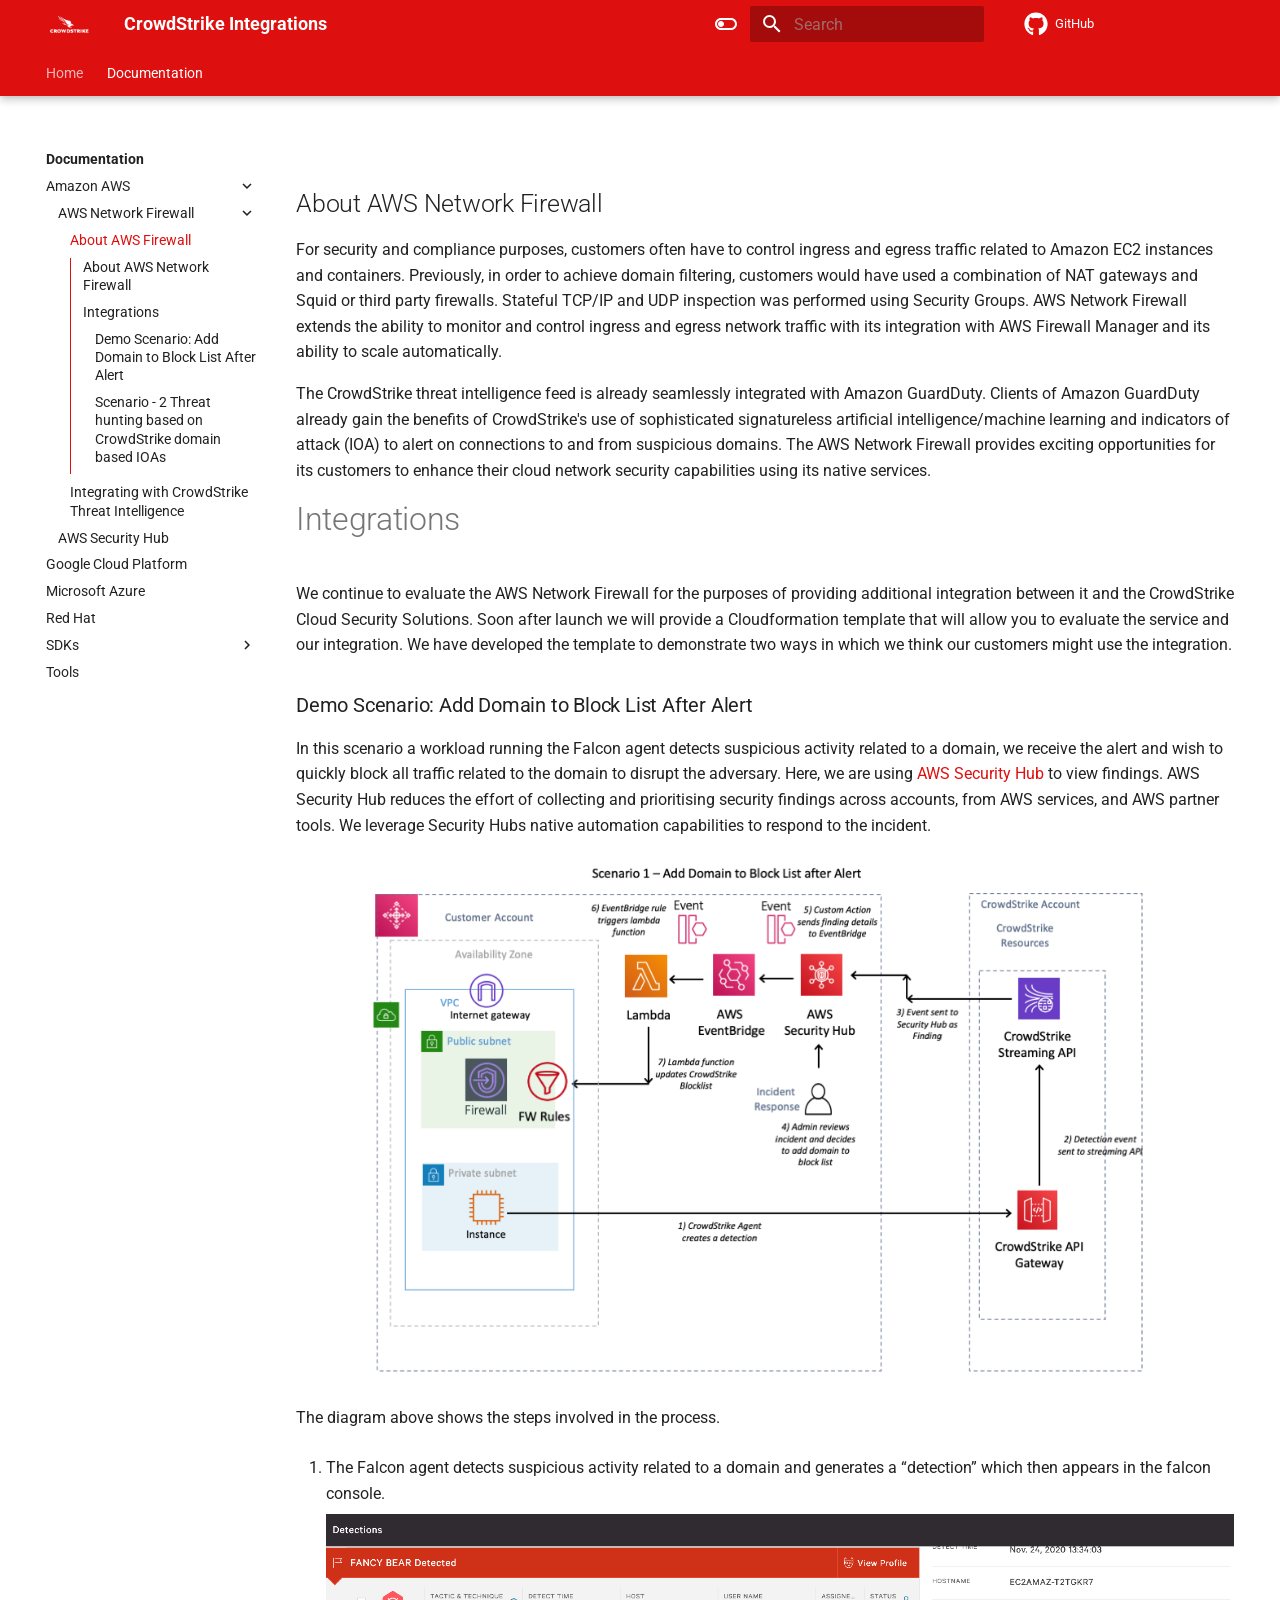
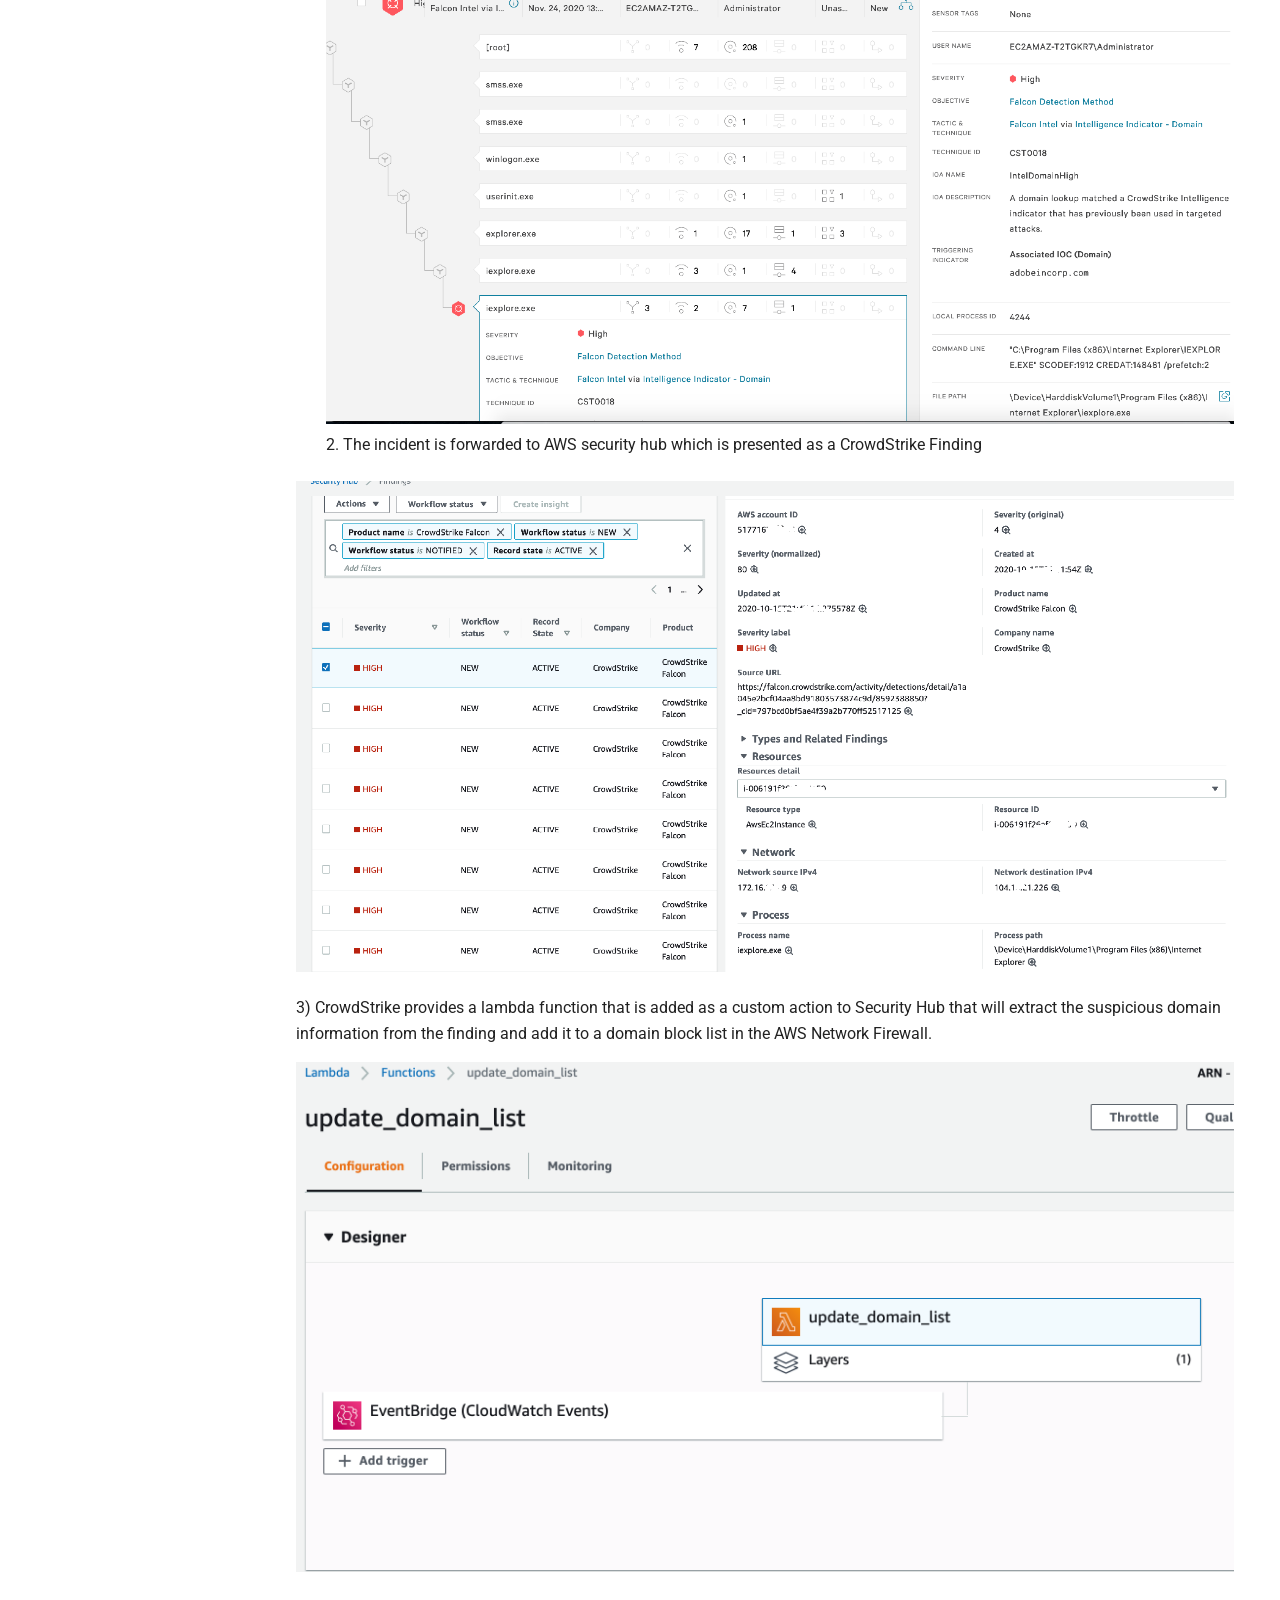
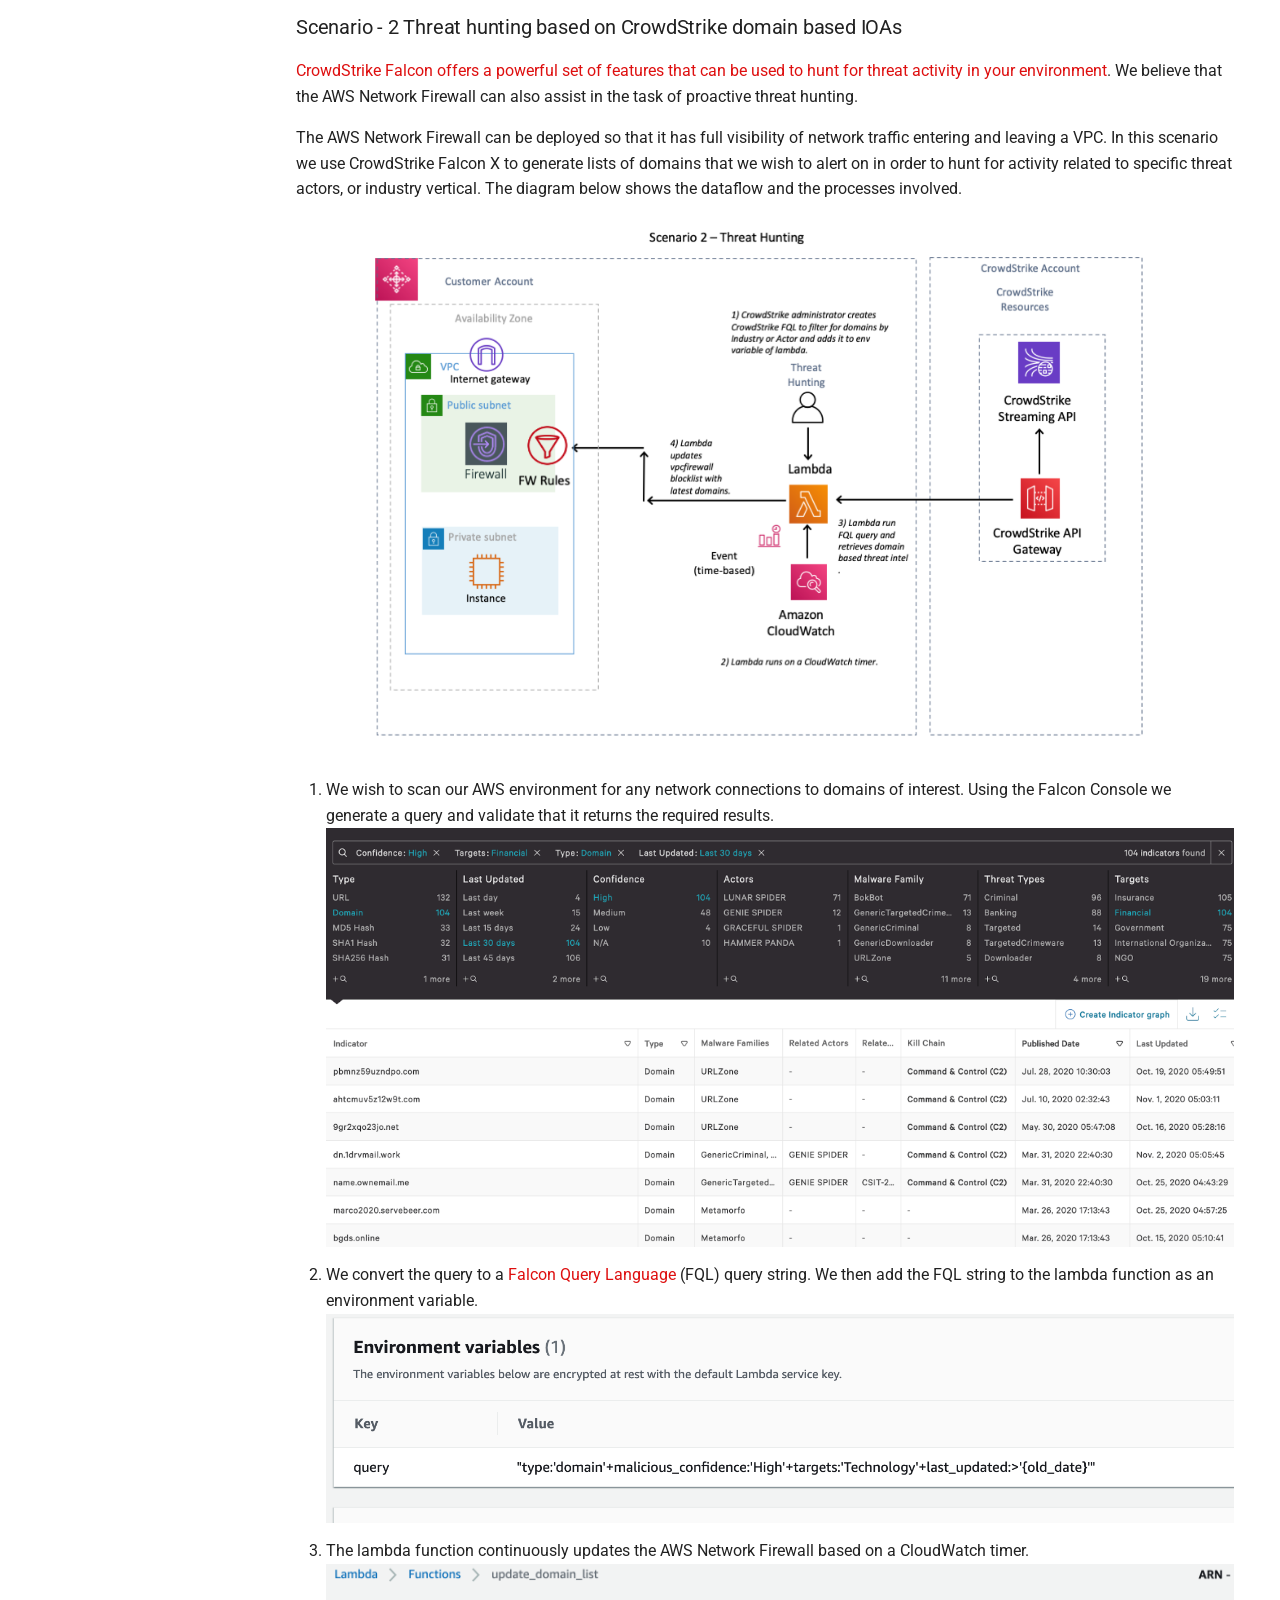
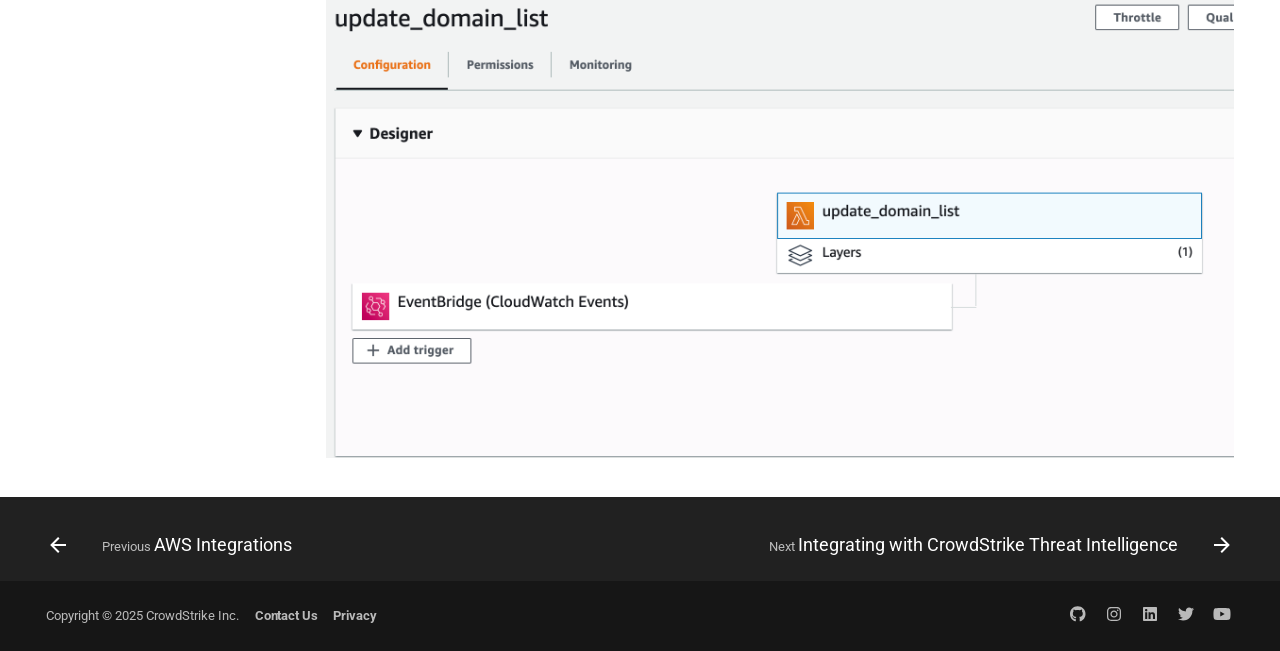
<file: docs/aws/aws-network-firewall/about/index.html>
<!doctype html>
<html lang="en" class="no-js">
  <head>
    
      <meta charset="utf-8">
      <meta name="viewport" content="width=device-width,initial-scale=1">
      
      
      
      
        <link rel="prev" href="../../">
      
      
        <link rel="next" href="../cs-threat-intel/">
      
      
      <link rel="icon" href="../../../../assets/img/CS_Logos_2020_FullRed.png">
      <meta name="generator" content="mkdocs-1.6.1, mkdocs-material-9.6.11">
    
    
      
        <title>About AWS Firewall - CrowdStrike Integrations</title>
      
    
    
      <link rel="stylesheet" href="../../../../assets/stylesheets/main.4af4bdda.min.css">
      
        
        <link rel="stylesheet" href="../../../../assets/stylesheets/palette.06af60db.min.css">
      
      


    
    
      
    
    
      
        
        
        <link rel="preconnect" href="https://fonts.gstatic.com" crossorigin>
        <link rel="stylesheet" href="https://fonts.googleapis.com/css?family=Roboto:300,300i,400,400i,700,700i%7CRoboto+Mono:400,400i,700,700i&display=fallback">
        <style>:root{--md-text-font:"Roboto";--md-code-font:"Roboto Mono"}</style>
      
    
    
      <link rel="stylesheet" href="../../../../stylesheets/extra.css">
    
    <script>__md_scope=new URL("../../../..",location),__md_hash=e=>[...e].reduce(((e,_)=>(e<<5)-e+_.charCodeAt(0)),0),__md_get=(e,_=localStorage,t=__md_scope)=>JSON.parse(_.getItem(t.pathname+"."+e)),__md_set=(e,_,t=localStorage,a=__md_scope)=>{try{t.setItem(a.pathname+"."+e,JSON.stringify(_))}catch(e){}}</script>
    
      

    
    
    
  </head>
  
  
    
    
      
    
    
    
    
    <body dir="ltr" data-md-color-scheme="default" data-md-color-primary="indigo" data-md-color-accent="indigo">
  
    
    <input class="md-toggle" data-md-toggle="drawer" type="checkbox" id="__drawer" autocomplete="off">
    <input class="md-toggle" data-md-toggle="search" type="checkbox" id="__search" autocomplete="off">
    <label class="md-overlay" for="__drawer"></label>
    <div data-md-component="skip">
      
        
        <a href="#about-aws-network-firewall" class="md-skip">
          Skip to content
        </a>
      
    </div>
    <div data-md-component="announce">
      
    </div>
    
    
      

  

<header class="md-header md-header--shadow md-header--lifted" data-md-component="header">
  <nav class="md-header__inner md-grid" aria-label="Header">
    <a href="../../../.." title="CrowdStrike Integrations" class="md-header__button md-logo" aria-label="CrowdStrike Integrations" data-md-component="logo">
      
  <img src="../../../../assets/img/CS_Logos_2020_FullWhite.png" alt="logo">

    </a>
    <label class="md-header__button md-icon" for="__drawer">
      
      <svg xmlns="http://www.w3.org/2000/svg" viewBox="0 0 24 24"><path d="M3 6h18v2H3zm0 5h18v2H3zm0 5h18v2H3z"/></svg>
    </label>
    <div class="md-header__title" data-md-component="header-title">
      <div class="md-header__ellipsis">
        <div class="md-header__topic">
          <span class="md-ellipsis">
            CrowdStrike Integrations
          </span>
        </div>
        <div class="md-header__topic" data-md-component="header-topic">
          <span class="md-ellipsis">
            
              About AWS Firewall
            
          </span>
        </div>
      </div>
    </div>
    
      
        <form class="md-header__option" data-md-component="palette">
  
    
    
    
    <input class="md-option" data-md-color-media="" data-md-color-scheme="default" data-md-color-primary="indigo" data-md-color-accent="indigo"  aria-label="Switch to dark mode"  type="radio" name="__palette" id="__palette_0">
    
      <label class="md-header__button md-icon" title="Switch to dark mode" for="__palette_1" hidden>
        <svg xmlns="http://www.w3.org/2000/svg" viewBox="0 0 24 24"><path d="M17 6H7c-3.31 0-6 2.69-6 6s2.69 6 6 6h10c3.31 0 6-2.69 6-6s-2.69-6-6-6m0 10H7c-2.21 0-4-1.79-4-4s1.79-4 4-4h10c2.21 0 4 1.79 4 4s-1.79 4-4 4M7 9c-1.66 0-3 1.34-3 3s1.34 3 3 3 3-1.34 3-3-1.34-3-3-3"/></svg>
      </label>
    
  
    
    
    
    <input class="md-option" data-md-color-media="" data-md-color-scheme="slate" data-md-color-primary="indigo" data-md-color-accent="indigo"  aria-label="Switch to light mode"  type="radio" name="__palette" id="__palette_1">
    
      <label class="md-header__button md-icon" title="Switch to light mode" for="__palette_0" hidden>
        <svg xmlns="http://www.w3.org/2000/svg" viewBox="0 0 24 24"><path d="M17 7H7a5 5 0 0 0-5 5 5 5 0 0 0 5 5h10a5 5 0 0 0 5-5 5 5 0 0 0-5-5m0 8a3 3 0 0 1-3-3 3 3 0 0 1 3-3 3 3 0 0 1 3 3 3 3 0 0 1-3 3"/></svg>
      </label>
    
  
</form>
      
    
    
      <script>var palette=__md_get("__palette");if(palette&&palette.color){if("(prefers-color-scheme)"===palette.color.media){var media=matchMedia("(prefers-color-scheme: light)"),input=document.querySelector(media.matches?"[data-md-color-media='(prefers-color-scheme: light)']":"[data-md-color-media='(prefers-color-scheme: dark)']");palette.color.media=input.getAttribute("data-md-color-media"),palette.color.scheme=input.getAttribute("data-md-color-scheme"),palette.color.primary=input.getAttribute("data-md-color-primary"),palette.color.accent=input.getAttribute("data-md-color-accent")}for(var[key,value]of Object.entries(palette.color))document.body.setAttribute("data-md-color-"+key,value)}</script>
    
    
    
      
      
        <label class="md-header__button md-icon" for="__search">
          
          <svg xmlns="http://www.w3.org/2000/svg" viewBox="0 0 24 24"><path d="M9.5 3A6.5 6.5 0 0 1 16 9.5c0 1.61-.59 3.09-1.56 4.23l.27.27h.79l5 5-1.5 1.5-5-5v-.79l-.27-.27A6.52 6.52 0 0 1 9.5 16 6.5 6.5 0 0 1 3 9.5 6.5 6.5 0 0 1 9.5 3m0 2C7 5 5 7 5 9.5S7 14 9.5 14 14 12 14 9.5 12 5 9.5 5"/></svg>
        </label>
        <div class="md-search" data-md-component="search" role="dialog">
  <label class="md-search__overlay" for="__search"></label>
  <div class="md-search__inner" role="search">
    <form class="md-search__form" name="search">
      <input type="text" class="md-search__input" name="query" aria-label="Search" placeholder="Search" autocapitalize="off" autocorrect="off" autocomplete="off" spellcheck="false" data-md-component="search-query" required>
      <label class="md-search__icon md-icon" for="__search">
        
        <svg xmlns="http://www.w3.org/2000/svg" viewBox="0 0 24 24"><path d="M9.5 3A6.5 6.5 0 0 1 16 9.5c0 1.61-.59 3.09-1.56 4.23l.27.27h.79l5 5-1.5 1.5-5-5v-.79l-.27-.27A6.52 6.52 0 0 1 9.5 16 6.5 6.5 0 0 1 3 9.5 6.5 6.5 0 0 1 9.5 3m0 2C7 5 5 7 5 9.5S7 14 9.5 14 14 12 14 9.5 12 5 9.5 5"/></svg>
        
        <svg xmlns="http://www.w3.org/2000/svg" viewBox="0 0 24 24"><path d="M20 11v2H8l5.5 5.5-1.42 1.42L4.16 12l7.92-7.92L13.5 5.5 8 11z"/></svg>
      </label>
      <nav class="md-search__options" aria-label="Search">
        
        <button type="reset" class="md-search__icon md-icon" title="Clear" aria-label="Clear" tabindex="-1">
          
          <svg xmlns="http://www.w3.org/2000/svg" viewBox="0 0 24 24"><path d="M19 6.41 17.59 5 12 10.59 6.41 5 5 6.41 10.59 12 5 17.59 6.41 19 12 13.41 17.59 19 19 17.59 13.41 12z"/></svg>
        </button>
      </nav>
      
    </form>
    <div class="md-search__output">
      <div class="md-search__scrollwrap" tabindex="0" data-md-scrollfix>
        <div class="md-search-result" data-md-component="search-result">
          <div class="md-search-result__meta">
            Initializing search
          </div>
          <ol class="md-search-result__list" role="presentation"></ol>
        </div>
      </div>
    </div>
  </div>
</div>
      
    
    
      <div class="md-header__source">
        <a href="https://github.com/crowdstrike/integrations" title="Go to repository" class="md-source" data-md-component="source">
  <div class="md-source__icon md-icon">
    
    <svg xmlns="http://www.w3.org/2000/svg" viewBox="0 0 496 512"><!--! Font Awesome Free 6.7.2 by @fontawesome - https://fontawesome.com License - https://fontawesome.com/license/free (Icons: CC BY 4.0, Fonts: SIL OFL 1.1, Code: MIT License) Copyright 2024 Fonticons, Inc.--><path d="M165.9 397.4c0 2-2.3 3.6-5.2 3.6-3.3.3-5.6-1.3-5.6-3.6 0-2 2.3-3.6 5.2-3.6 3-.3 5.6 1.3 5.6 3.6m-31.1-4.5c-.7 2 1.3 4.3 4.3 4.9 2.6 1 5.6 0 6.2-2s-1.3-4.3-4.3-5.2c-2.6-.7-5.5.3-6.2 2.3m44.2-1.7c-2.9.7-4.9 2.6-4.6 4.9.3 2 2.9 3.3 5.9 2.6 2.9-.7 4.9-2.6 4.6-4.6-.3-1.9-3-3.2-5.9-2.9M244.8 8C106.1 8 0 113.3 0 252c0 110.9 69.8 205.8 169.5 239.2 12.8 2.3 17.3-5.6 17.3-12.1 0-6.2-.3-40.4-.3-61.4 0 0-70 15-84.7-29.8 0 0-11.4-29.1-27.8-36.6 0 0-22.9-15.7 1.6-15.4 0 0 24.9 2 38.6 25.8 21.9 38.6 58.6 27.5 72.9 20.9 2.3-16 8.8-27.1 16-33.7-55.9-6.2-112.3-14.3-112.3-110.5 0-27.5 7.6-41.3 23.6-58.9-2.6-6.5-11.1-33.3 2.6-67.9 20.9-6.5 69 27 69 27 20-5.6 41.5-8.5 62.8-8.5s42.8 2.9 62.8 8.5c0 0 48.1-33.6 69-27 13.7 34.7 5.2 61.4 2.6 67.9 16 17.7 25.8 31.5 25.8 58.9 0 96.5-58.9 104.2-114.8 110.5 9.2 7.9 17 22.9 17 46.4 0 33.7-.3 75.4-.3 83.6 0 6.5 4.6 14.4 17.3 12.1C428.2 457.8 496 362.9 496 252 496 113.3 383.5 8 244.8 8M97.2 352.9c-1.3 1-1 3.3.7 5.2 1.6 1.6 3.9 2.3 5.2 1 1.3-1 1-3.3-.7-5.2-1.6-1.6-3.9-2.3-5.2-1m-10.8-8.1c-.7 1.3.3 2.9 2.3 3.9 1.6 1 3.6.7 4.3-.7.7-1.3-.3-2.9-2.3-3.9-2-.6-3.6-.3-4.3.7m32.4 35.6c-1.6 1.3-1 4.3 1.3 6.2 2.3 2.3 5.2 2.6 6.5 1 1.3-1.3.7-4.3-1.3-6.2-2.2-2.3-5.2-2.6-6.5-1m-11.4-14.7c-1.6 1-1.6 3.6 0 5.9s4.3 3.3 5.6 2.3c1.6-1.3 1.6-3.9 0-6.2-1.4-2.3-4-3.3-5.6-2"/></svg>
  </div>
  <div class="md-source__repository">
    GitHub
  </div>
</a>
      </div>
    
  </nav>
  
    
      
<nav class="md-tabs" aria-label="Tabs" data-md-component="tabs">
  <div class="md-grid">
    <ul class="md-tabs__list">
      
        
  
  
  
  
    <li class="md-tabs__item">
      <a href="../../../.." class="md-tabs__link">
        
  
  
    
  
  Home

      </a>
    </li>
  

      
        
  
  
  
    
  
  
    
    
      <li class="md-tabs__item md-tabs__item--active">
        <a href="../../../" class="md-tabs__link">
          
  
  
    
  
  Documentation

        </a>
      </li>
    
  

      
    </ul>
  </div>
</nav>
    
  
</header>
    
    <div class="md-container" data-md-component="container">
      
      
        
      
      <main class="md-main" data-md-component="main">
        <div class="md-main__inner md-grid">
          
            
              
              <div class="md-sidebar md-sidebar--primary" data-md-component="sidebar" data-md-type="navigation" >
                <div class="md-sidebar__scrollwrap">
                  <div class="md-sidebar__inner">
                    


  


  

<nav class="md-nav md-nav--primary md-nav--lifted md-nav--integrated" aria-label="Navigation" data-md-level="0">
  <label class="md-nav__title" for="__drawer">
    <a href="../../../.." title="CrowdStrike Integrations" class="md-nav__button md-logo" aria-label="CrowdStrike Integrations" data-md-component="logo">
      
  <img src="../../../../assets/img/CS_Logos_2020_FullWhite.png" alt="logo">

    </a>
    CrowdStrike Integrations
  </label>
  
    <div class="md-nav__source">
      <a href="https://github.com/crowdstrike/integrations" title="Go to repository" class="md-source" data-md-component="source">
  <div class="md-source__icon md-icon">
    
    <svg xmlns="http://www.w3.org/2000/svg" viewBox="0 0 496 512"><!--! Font Awesome Free 6.7.2 by @fontawesome - https://fontawesome.com License - https://fontawesome.com/license/free (Icons: CC BY 4.0, Fonts: SIL OFL 1.1, Code: MIT License) Copyright 2024 Fonticons, Inc.--><path d="M165.9 397.4c0 2-2.3 3.6-5.2 3.6-3.3.3-5.6-1.3-5.6-3.6 0-2 2.3-3.6 5.2-3.6 3-.3 5.6 1.3 5.6 3.6m-31.1-4.5c-.7 2 1.3 4.3 4.3 4.9 2.6 1 5.6 0 6.2-2s-1.3-4.3-4.3-5.2c-2.6-.7-5.5.3-6.2 2.3m44.2-1.7c-2.9.7-4.9 2.6-4.6 4.9.3 2 2.9 3.3 5.9 2.6 2.9-.7 4.9-2.6 4.6-4.6-.3-1.9-3-3.2-5.9-2.9M244.8 8C106.1 8 0 113.3 0 252c0 110.9 69.8 205.8 169.5 239.2 12.8 2.3 17.3-5.6 17.3-12.1 0-6.2-.3-40.4-.3-61.4 0 0-70 15-84.7-29.8 0 0-11.4-29.1-27.8-36.6 0 0-22.9-15.7 1.6-15.4 0 0 24.9 2 38.6 25.8 21.9 38.6 58.6 27.5 72.9 20.9 2.3-16 8.8-27.1 16-33.7-55.9-6.2-112.3-14.3-112.3-110.5 0-27.5 7.6-41.3 23.6-58.9-2.6-6.5-11.1-33.3 2.6-67.9 20.9-6.5 69 27 69 27 20-5.6 41.5-8.5 62.8-8.5s42.8 2.9 62.8 8.5c0 0 48.1-33.6 69-27 13.7 34.7 5.2 61.4 2.6 67.9 16 17.7 25.8 31.5 25.8 58.9 0 96.5-58.9 104.2-114.8 110.5 9.2 7.9 17 22.9 17 46.4 0 33.7-.3 75.4-.3 83.6 0 6.5 4.6 14.4 17.3 12.1C428.2 457.8 496 362.9 496 252 496 113.3 383.5 8 244.8 8M97.2 352.9c-1.3 1-1 3.3.7 5.2 1.6 1.6 3.9 2.3 5.2 1 1.3-1 1-3.3-.7-5.2-1.6-1.6-3.9-2.3-5.2-1m-10.8-8.1c-.7 1.3.3 2.9 2.3 3.9 1.6 1 3.6.7 4.3-.7.7-1.3-.3-2.9-2.3-3.9-2-.6-3.6-.3-4.3.7m32.4 35.6c-1.6 1.3-1 4.3 1.3 6.2 2.3 2.3 5.2 2.6 6.5 1 1.3-1.3.7-4.3-1.3-6.2-2.2-2.3-5.2-2.6-6.5-1m-11.4-14.7c-1.6 1-1.6 3.6 0 5.9s4.3 3.3 5.6 2.3c1.6-1.3 1.6-3.9 0-6.2-1.4-2.3-4-3.3-5.6-2"/></svg>
  </div>
  <div class="md-source__repository">
    GitHub
  </div>
</a>
    </div>
  
  <ul class="md-nav__list" data-md-scrollfix>
    
      
      
  
  
  
  
    <li class="md-nav__item">
      <a href="../../../.." class="md-nav__link">
        
  
  
  <span class="md-ellipsis">
    Home
    
  </span>
  

      </a>
    </li>
  

    
      
      
  
  
    
  
  
  
    
    
      
        
          
        
      
        
      
        
      
        
      
        
      
        
      
        
      
    
    
    
      
        
        
      
      
    
    
    <li class="md-nav__item md-nav__item--active md-nav__item--section md-nav__item--nested">
      
        
        
        <input class="md-nav__toggle md-toggle " type="checkbox" id="__nav_2" checked>
        
          
          <div class="md-nav__link md-nav__container">
            <a href="../../../" class="md-nav__link ">
              
  
  
  <span class="md-ellipsis">
    Documentation
    
  </span>
  

            </a>
            
              
              <label class="md-nav__link " for="__nav_2" id="__nav_2_label" tabindex="">
                <span class="md-nav__icon md-icon"></span>
              </label>
            
          </div>
        
        <nav class="md-nav" data-md-level="1" aria-labelledby="__nav_2_label" aria-expanded="true">
          <label class="md-nav__title" for="__nav_2">
            <span class="md-nav__icon md-icon"></span>
            Documentation
          </label>
          <ul class="md-nav__list" data-md-scrollfix>
            
              
            
              
                
  
  
    
  
  
  
    
    
      
        
          
        
      
        
      
        
      
    
    
    
      
      
    
    
    <li class="md-nav__item md-nav__item--active md-nav__item--nested">
      
        
        
        <input class="md-nav__toggle md-toggle " type="checkbox" id="__nav_2_2" checked>
        
          
          <div class="md-nav__link md-nav__container">
            <a href="../../" class="md-nav__link ">
              
  
  
  <span class="md-ellipsis">
    Amazon AWS
    
  </span>
  

            </a>
            
              
              <label class="md-nav__link " for="__nav_2_2" id="__nav_2_2_label" tabindex="0">
                <span class="md-nav__icon md-icon"></span>
              </label>
            
          </div>
        
        <nav class="md-nav" data-md-level="2" aria-labelledby="__nav_2_2_label" aria-expanded="true">
          <label class="md-nav__title" for="__nav_2_2">
            <span class="md-nav__icon md-icon"></span>
            Amazon AWS
          </label>
          <ul class="md-nav__list" data-md-scrollfix>
            
              
            
              
                
  
  
    
  
  
  
    
    
      
        
      
        
      
    
    
    
      
      
    
    
    <li class="md-nav__item md-nav__item--active md-nav__item--nested">
      
        
        
        <input class="md-nav__toggle md-toggle " type="checkbox" id="__nav_2_2_2" checked>
        
          
          <label class="md-nav__link" for="__nav_2_2_2" id="__nav_2_2_2_label" tabindex="0">
            
  
  
  <span class="md-ellipsis">
    AWS Network Firewall
    
  </span>
  

            <span class="md-nav__icon md-icon"></span>
          </label>
        
        <nav class="md-nav" data-md-level="3" aria-labelledby="__nav_2_2_2_label" aria-expanded="true">
          <label class="md-nav__title" for="__nav_2_2_2">
            <span class="md-nav__icon md-icon"></span>
            AWS Network Firewall
          </label>
          <ul class="md-nav__list" data-md-scrollfix>
            
              
                
  
  
    
  
  
  
    <li class="md-nav__item md-nav__item--active">
      
      <input class="md-nav__toggle md-toggle" type="checkbox" id="__toc">
      
      
      
        <label class="md-nav__link md-nav__link--active" for="__toc">
          
  
  
  <span class="md-ellipsis">
    About AWS Firewall
    
  </span>
  

          <span class="md-nav__icon md-icon"></span>
        </label>
      
      <a href="./" class="md-nav__link md-nav__link--active">
        
  
  
  <span class="md-ellipsis">
    About AWS Firewall
    
  </span>
  

      </a>
      
        

<nav class="md-nav md-nav--secondary" aria-label="Table of contents">
  
  
  
  
    <label class="md-nav__title" for="__toc">
      <span class="md-nav__icon md-icon"></span>
      Table of contents
    </label>
    <ul class="md-nav__list" data-md-component="toc" data-md-scrollfix>
      
        <li class="md-nav__item">
  <a href="#about-aws-network-firewall" class="md-nav__link">
    <span class="md-ellipsis">
      About AWS Network Firewall
    </span>
  </a>
  
</li>
      
        <li class="md-nav__item">
  <a href="#integrations" class="md-nav__link">
    <span class="md-ellipsis">
      Integrations
    </span>
  </a>
  
    <nav class="md-nav" aria-label="Integrations">
      <ul class="md-nav__list">
        
          <li class="md-nav__item">
  <a href="#demo-scenario-add-domain-to-block-list-after-alert" class="md-nav__link">
    <span class="md-ellipsis">
      Demo Scenario: Add Domain to Block List After Alert
    </span>
  </a>
  
</li>
        
          <li class="md-nav__item">
  <a href="#scenario-2-threat-hunting-based-on-crowdstrike-domain-based-ioas" class="md-nav__link">
    <span class="md-ellipsis">
      Scenario - 2 Threat hunting based on CrowdStrike domain based IOAs
    </span>
  </a>
  
</li>
        
      </ul>
    </nav>
  
</li>
      
    </ul>
  
</nav>
      
    </li>
  

              
            
              
                
  
  
  
  
    <li class="md-nav__item">
      <a href="../cs-threat-intel/" class="md-nav__link">
        
  
  
  <span class="md-ellipsis">
    Integrating with CrowdStrike Threat Intelligence
    
  </span>
  

      </a>
    </li>
  

              
            
          </ul>
        </nav>
      
    </li>
  

              
            
              
                
  
  
  
  
    
    
      
        
          
        
      
    
    
    
      
      
    
    
    <li class="md-nav__item md-nav__item--nested">
      
        
        
        <input class="md-nav__toggle md-toggle " type="checkbox" id="__nav_2_2_3" >
        
          
          <div class="md-nav__link md-nav__container">
            <a href="../../aws-security-hub/" class="md-nav__link ">
              
  
  
  <span class="md-ellipsis">
    AWS Security Hub
    
  </span>
  

            </a>
            
          </div>
        
        <nav class="md-nav" data-md-level="3" aria-labelledby="__nav_2_2_3_label" aria-expanded="false">
          <label class="md-nav__title" for="__nav_2_2_3">
            <span class="md-nav__icon md-icon"></span>
            AWS Security Hub
          </label>
          <ul class="md-nav__list" data-md-scrollfix>
            
              
            
          </ul>
        </nav>
      
    </li>
  

              
            
          </ul>
        </nav>
      
    </li>
  

              
            
              
                
  
  
  
  
    
    
      
        
          
        
      
    
    
    
      
      
    
    
    <li class="md-nav__item md-nav__item--nested">
      
        
        
        <input class="md-nav__toggle md-toggle " type="checkbox" id="__nav_2_3" >
        
          
          <div class="md-nav__link md-nav__container">
            <a href="../../../google/" class="md-nav__link ">
              
  
  
  <span class="md-ellipsis">
    Google Cloud Platform
    
  </span>
  

            </a>
            
          </div>
        
        <nav class="md-nav" data-md-level="2" aria-labelledby="__nav_2_3_label" aria-expanded="false">
          <label class="md-nav__title" for="__nav_2_3">
            <span class="md-nav__icon md-icon"></span>
            Google Cloud Platform
          </label>
          <ul class="md-nav__list" data-md-scrollfix>
            
              
            
          </ul>
        </nav>
      
    </li>
  

              
            
              
                
  
  
  
  
    
    
      
        
          
        
      
    
    
    
      
      
    
    
    <li class="md-nav__item md-nav__item--nested">
      
        
        
        <input class="md-nav__toggle md-toggle " type="checkbox" id="__nav_2_4" >
        
          
          <div class="md-nav__link md-nav__container">
            <a href="../../../microsoft/" class="md-nav__link ">
              
  
  
  <span class="md-ellipsis">
    Microsoft Azure
    
  </span>
  

            </a>
            
          </div>
        
        <nav class="md-nav" data-md-level="2" aria-labelledby="__nav_2_4_label" aria-expanded="false">
          <label class="md-nav__title" for="__nav_2_4">
            <span class="md-nav__icon md-icon"></span>
            Microsoft Azure
          </label>
          <ul class="md-nav__list" data-md-scrollfix>
            
              
            
          </ul>
        </nav>
      
    </li>
  

              
            
              
                
  
  
  
  
    
    
      
        
          
        
      
    
    
    
      
      
    
    
    <li class="md-nav__item md-nav__item--nested">
      
        
        
        <input class="md-nav__toggle md-toggle " type="checkbox" id="__nav_2_5" >
        
          
          <div class="md-nav__link md-nav__container">
            <a href="../../../redhat/" class="md-nav__link ">
              
  
  
  <span class="md-ellipsis">
    Red Hat
    
  </span>
  

            </a>
            
          </div>
        
        <nav class="md-nav" data-md-level="2" aria-labelledby="__nav_2_5_label" aria-expanded="false">
          <label class="md-nav__title" for="__nav_2_5">
            <span class="md-nav__icon md-icon"></span>
            Red Hat
          </label>
          <ul class="md-nav__list" data-md-scrollfix>
            
              
            
          </ul>
        </nav>
      
    </li>
  

              
            
              
                
  
  
  
  
    
    
      
        
          
        
      
        
      
    
    
    
      
      
    
    
    <li class="md-nav__item md-nav__item--nested">
      
        
        
        <input class="md-nav__toggle md-toggle " type="checkbox" id="__nav_2_6" >
        
          
          <div class="md-nav__link md-nav__container">
            <a href="../../../sdk/" class="md-nav__link ">
              
  
  
  <span class="md-ellipsis">
    SDKs
    
  </span>
  

            </a>
            
              
              <label class="md-nav__link " for="__nav_2_6" id="__nav_2_6_label" tabindex="0">
                <span class="md-nav__icon md-icon"></span>
              </label>
            
          </div>
        
        <nav class="md-nav" data-md-level="2" aria-labelledby="__nav_2_6_label" aria-expanded="false">
          <label class="md-nav__title" for="__nav_2_6">
            <span class="md-nav__icon md-icon"></span>
            SDKs
          </label>
          <ul class="md-nav__list" data-md-scrollfix>
            
              
            
              
                
  
  
  
  
    
    
      
        
          
        
      
    
    
    
      
      
    
    
    <li class="md-nav__item md-nav__item--nested">
      
        
        
        <input class="md-nav__toggle md-toggle " type="checkbox" id="__nav_2_6_2" >
        
          
          <div class="md-nav__link md-nav__container">
            <a href="../../../sdk/gofalcon/" class="md-nav__link ">
              
  
  
  <span class="md-ellipsis">
    Gofalcon
    
  </span>
  

            </a>
            
          </div>
        
        <nav class="md-nav" data-md-level="3" aria-labelledby="__nav_2_6_2_label" aria-expanded="false">
          <label class="md-nav__title" for="__nav_2_6_2">
            <span class="md-nav__icon md-icon"></span>
            Gofalcon
          </label>
          <ul class="md-nav__list" data-md-scrollfix>
            
              
            
          </ul>
        </nav>
      
    </li>
  

              
            
          </ul>
        </nav>
      
    </li>
  

              
            
              
                
  
  
  
  
    
    
      
        
          
        
      
    
    
    
      
      
    
    
    <li class="md-nav__item md-nav__item--nested">
      
        
        
        <input class="md-nav__toggle md-toggle " type="checkbox" id="__nav_2_7" >
        
          
          <div class="md-nav__link md-nav__container">
            <a href="../../../tools/" class="md-nav__link ">
              
  
  
  <span class="md-ellipsis">
    Tools
    
  </span>
  

            </a>
            
          </div>
        
        <nav class="md-nav" data-md-level="2" aria-labelledby="__nav_2_7_label" aria-expanded="false">
          <label class="md-nav__title" for="__nav_2_7">
            <span class="md-nav__icon md-icon"></span>
            Tools
          </label>
          <ul class="md-nav__list" data-md-scrollfix>
            
              
            
          </ul>
        </nav>
      
    </li>
  

              
            
          </ul>
        </nav>
      
    </li>
  

    
  </ul>
</nav>
                  </div>
                </div>
              </div>
            
            
          
          
            <div class="md-content" data-md-component="content">
              <article class="md-content__inner md-typeset">
                
                  


  
  


<h2 id="about-aws-network-firewall">About AWS Network Firewall<a class="headerlink" href="#about-aws-network-firewall" title="Permanent link">&para;</a></h2>
<p>For security and compliance purposes, customers often have to control ingress and egress traffic related to Amazon EC2 instances and containers.  Previously, in order to achieve domain filtering, customers would have used a combination of NAT gateways and Squid or third party firewalls.  Stateful TCP/IP and UDP inspection was performed using Security Groups.   AWS Network Firewall extends the ability to monitor and control ingress and egress network traffic with its integration with AWS Firewall Manager and its ability to scale automatically.   </p>
<p>The CrowdStrike threat intelligence feed is already seamlessly integrated with Amazon GuardDuty. Clients of Amazon GuardDuty already gain the benefits of CrowdStrike's use of sophisticated signatureless artificial intelligence/machine learning and indicators of attack (IOA) to alert on connections to and from suspicious domains.  The AWS Network Firewall provides exciting opportunities for its customers to enhance their cloud network security capabilities using its native services. </p>
<h1 id="integrations">Integrations<a class="headerlink" href="#integrations" title="Permanent link">&para;</a></h1>
<p>We continue to evaluate the AWS Network Firewall for the purposes of providing additional integration between it and the CrowdStrike Cloud Security Solutions.   Soon after launch we will provide a Cloudformation template that will allow you to evaluate the service and our integration.   We have developed the template to demonstrate two ways in which we think our customers might use the integration.</p>
<h3 id="demo-scenario-add-domain-to-block-list-after-alert">Demo Scenario: Add Domain to Block List After Alert<a class="headerlink" href="#demo-scenario-add-domain-to-block-list-after-alert" title="Permanent link">&para;</a></h3>
<p>In this scenario a workload running the Falcon agent detects suspicious activity related to a domain,  we receive the alert and wish to quickly block all traffic related to the domain to disrupt the adversary.   Here, we are using <a href="https://aws.amazon.com/security-hub/?aws-security-hub-blogs.sort-by=item.additionalFields.createdDate&amp;aws-security-hub-blogs.sort-order=desc">AWS Security Hub</a> to view findings.  AWS Security Hub reduces the effort of collecting and prioritising security findings across accounts, from AWS services, and AWS partner tools.  We leverage Security Hubs native automation capabilities to respond to the incident.   </p>
<p><img alt="Figure 1: CrowdStrike Falcon Discover for Cloud and Containers Architecture Diagram" src="../images/scenario1.png" /></p>
<p>The diagram above shows the steps involved in the process.</p>
<ol>
<li>
<p>The Falcon agent detects suspicious activity related to a domain and generates a “detection” which then appears in the falcon console.    </p>
<p><img alt="Falcon Console Detection" src="../images/detection.png" />
2. The incident is forwarded to AWS security hub which is presented as a CrowdStrike Finding</p>
</li>
</ol>
<p><img alt="alt_text" src="../images/image3.png" title="image_tooltip" /></p>
<p>3) CrowdStrike provides a lambda function that is added as a custom action to Security Hub that will extract the suspicious domain information from the finding and add it to a domain block list in the AWS Network Firewall.  </p>
<p><img alt="alt_text" src="../images/image4.png" title="image_tooltip" /> </p>
<h3 id="scenario-2-threat-hunting-based-on-crowdstrike-domain-based-ioas">Scenario - 2  Threat hunting based on CrowdStrike domain based IOAs<a class="headerlink" href="#scenario-2-threat-hunting-based-on-crowdstrike-domain-based-ioas" title="Permanent link">&para;</a></h3>
<p><a href="https://www.crowdstrike.com/blog/tech-center/hunt-threat-activity-falcon-endpoint-protection/">CrowdStrike Falcon offers a powerful set of features that can be used to hunt for threat activity in your environment</a>. We believe that the AWS Network Firewall can also assist in the task of proactive threat hunting. </p>
<p>The AWS Network Firewall can be deployed so that it has full visibility of network traffic entering and leaving a VPC. In this scenario we use CrowdStrike Falcon X to generate lists of domains that we wish to alert on in order to hunt for activity related to specific threat actors, or industry vertical. The diagram below shows the dataflow and the processes involved. </p>
<p><img alt="alt_text" src="../images/scenario2.png" title="image_tooltip" /></p>
<ol>
<li>
<p>We wish to scan our AWS environment for any network connections to domains of interest. Using the Falcon Console we generate a query and validate that it returns the required results. 
   <img alt="alt_text" src="../images/image7.png" title="image_tooltip" /></p>
</li>
<li>
<p>We convert the query to a <a href="https://falcon.crowdstrike.com/support/documentation/45/falcon-query-language-fql">Falcon Query Language</a> (FQL) query string.    We then add the FQL string to the lambda function as an environment variable. <br />
<img alt="alt_text" src="../images/image2.png" title="image_tooltip" /></p>
</li>
<li>
<p>The lambda function continuously updates the AWS Network Firewall based on a CloudWatch timer.
   <img alt="alt_text" src="../images/image4.png" title="image_tooltip" /></p>
</li>
</ol>







  
  






                
              </article>
            </div>
          
          
<script>var target=document.getElementById(location.hash.slice(1));target&&target.name&&(target.checked=target.name.startsWith("__tabbed_"))</script>
        </div>
        
          <button type="button" class="md-top md-icon" data-md-component="top" hidden>
  
  <svg xmlns="http://www.w3.org/2000/svg" viewBox="0 0 24 24"><path d="M13 20h-2V8l-5.5 5.5-1.42-1.42L12 4.16l7.92 7.92-1.42 1.42L13 8z"/></svg>
  Back to top
</button>
        
      </main>
      
        <footer class="md-footer">
	
	
          
	  
        
  
    <nav class="md-footer__inner md-grid" aria-label="footer.title">
      
      
        
        <a href="../../" class="md-footer__link md-footer__link--prev" aria-label="Previous: AWS Integrations" rel="prev">
          <div class="md-footer__button md-icon">
            <svg xmlns="http://www.w3.org/2000/svg" viewBox="0 0 24 24"><path d="M20 11v2H8l5.5 5.5-1.42 1.42L4.16 12l7.92-7.92L13.5 5.5 8 11z"/></svg>
          </div>
          <div class="md-footer__title">
            <div class="md-ellipsis">
              <span class="md-footer__direction">
                Previous
              </span>
              AWS Integrations
            </div>
          </div>
        </a>
      
      
      
      
        
        <a href="../cs-threat-intel/" class="md-footer__link md-footer__link--next" aria-label="Next: Integrating with CrowdStrike Threat Intelligence" rel="next">
          <div class="md-footer__title">
            <div class="md-ellipsis">
              <span class="md-footer__direction">
                Next
              </span>
              Integrating with CrowdStrike Threat Intelligence
            </div>
          </div>
          <div class="md-footer__button md-icon">
            <svg xmlns="http://www.w3.org/2000/svg" viewBox="0 0 24 24"><path d="M4 11v2h12l-5.5 5.5 1.42 1.42L19.84 12l-7.92-7.92L10.5 5.5 16 11z"/></svg>
          </div>
        </a>
      
      
    </nav>
  
  <div class="md-footer-meta md-typeset">
    <div class="md-footer-meta__inner md-grid">
      <div class="md-copyright">
    <div class="md-copyright__highlight" style="display: inline-block;">
	    Copyright &copy; 2025 CrowdStrike Inc. 
    </div>
    <div style="display: inline-block; margin-left: 1em" >
	    <h4><a href="https://www.crowdstrike.com/contact-us"/>Contact Us</a></h4>
    </div>
    <div style="display: inline-block; margin-left: 1em;">
            <h4><a href="https://www.crowdstrike.com/privacy-notice"/>Privacy</a></h4>
    </div>
</div>
      
        <div class="md-social">
  
    
    
    
    
      
      
    
    <a href="https://github.com/crowdstrike" target="_blank" rel="noopener" title="github.com" class="md-social__link">
      <svg xmlns="http://www.w3.org/2000/svg" viewBox="0 0 496 512"><!--! Font Awesome Free 6.7.2 by @fontawesome - https://fontawesome.com License - https://fontawesome.com/license/free (Icons: CC BY 4.0, Fonts: SIL OFL 1.1, Code: MIT License) Copyright 2024 Fonticons, Inc.--><path d="M165.9 397.4c0 2-2.3 3.6-5.2 3.6-3.3.3-5.6-1.3-5.6-3.6 0-2 2.3-3.6 5.2-3.6 3-.3 5.6 1.3 5.6 3.6m-31.1-4.5c-.7 2 1.3 4.3 4.3 4.9 2.6 1 5.6 0 6.2-2s-1.3-4.3-4.3-5.2c-2.6-.7-5.5.3-6.2 2.3m44.2-1.7c-2.9.7-4.9 2.6-4.6 4.9.3 2 2.9 3.3 5.9 2.6 2.9-.7 4.9-2.6 4.6-4.6-.3-1.9-3-3.2-5.9-2.9M244.8 8C106.1 8 0 113.3 0 252c0 110.9 69.8 205.8 169.5 239.2 12.8 2.3 17.3-5.6 17.3-12.1 0-6.2-.3-40.4-.3-61.4 0 0-70 15-84.7-29.8 0 0-11.4-29.1-27.8-36.6 0 0-22.9-15.7 1.6-15.4 0 0 24.9 2 38.6 25.8 21.9 38.6 58.6 27.5 72.9 20.9 2.3-16 8.8-27.1 16-33.7-55.9-6.2-112.3-14.3-112.3-110.5 0-27.5 7.6-41.3 23.6-58.9-2.6-6.5-11.1-33.3 2.6-67.9 20.9-6.5 69 27 69 27 20-5.6 41.5-8.5 62.8-8.5s42.8 2.9 62.8 8.5c0 0 48.1-33.6 69-27 13.7 34.7 5.2 61.4 2.6 67.9 16 17.7 25.8 31.5 25.8 58.9 0 96.5-58.9 104.2-114.8 110.5 9.2 7.9 17 22.9 17 46.4 0 33.7-.3 75.4-.3 83.6 0 6.5 4.6 14.4 17.3 12.1C428.2 457.8 496 362.9 496 252 496 113.3 383.5 8 244.8 8M97.2 352.9c-1.3 1-1 3.3.7 5.2 1.6 1.6 3.9 2.3 5.2 1 1.3-1 1-3.3-.7-5.2-1.6-1.6-3.9-2.3-5.2-1m-10.8-8.1c-.7 1.3.3 2.9 2.3 3.9 1.6 1 3.6.7 4.3-.7.7-1.3-.3-2.9-2.3-3.9-2-.6-3.6-.3-4.3.7m32.4 35.6c-1.6 1.3-1 4.3 1.3 6.2 2.3 2.3 5.2 2.6 6.5 1 1.3-1.3.7-4.3-1.3-6.2-2.2-2.3-5.2-2.6-6.5-1m-11.4-14.7c-1.6 1-1.6 3.6 0 5.9s4.3 3.3 5.6 2.3c1.6-1.3 1.6-3.9 0-6.2-1.4-2.3-4-3.3-5.6-2"/></svg>
    </a>
  
    
    
    
    
      
      
    
    <a href="https://instagram.com/crowdstrike" target="_blank" rel="noopener" title="instagram.com" class="md-social__link">
      <svg xmlns="http://www.w3.org/2000/svg" viewBox="0 0 448 512"><!--! Font Awesome Free 6.7.2 by @fontawesome - https://fontawesome.com License - https://fontawesome.com/license/free (Icons: CC BY 4.0, Fonts: SIL OFL 1.1, Code: MIT License) Copyright 2024 Fonticons, Inc.--><path d="M224.1 141c-63.6 0-114.9 51.3-114.9 114.9s51.3 114.9 114.9 114.9S339 319.5 339 255.9 287.7 141 224.1 141m0 189.6c-41.1 0-74.7-33.5-74.7-74.7s33.5-74.7 74.7-74.7 74.7 33.5 74.7 74.7-33.6 74.7-74.7 74.7m146.4-194.3c0 14.9-12 26.8-26.8 26.8-14.9 0-26.8-12-26.8-26.8s12-26.8 26.8-26.8 26.8 12 26.8 26.8m76.1 27.2c-1.7-35.9-9.9-67.7-36.2-93.9-26.2-26.2-58-34.4-93.9-36.2-37-2.1-147.9-2.1-184.9 0-35.8 1.7-67.6 9.9-93.9 36.1s-34.4 58-36.2 93.9c-2.1 37-2.1 147.9 0 184.9 1.7 35.9 9.9 67.7 36.2 93.9s58 34.4 93.9 36.2c37 2.1 147.9 2.1 184.9 0 35.9-1.7 67.7-9.9 93.9-36.2 26.2-26.2 34.4-58 36.2-93.9 2.1-37 2.1-147.8 0-184.8M398.8 388c-7.8 19.6-22.9 34.7-42.6 42.6-29.5 11.7-99.5 9-132.1 9s-102.7 2.6-132.1-9c-19.6-7.8-34.7-22.9-42.6-42.6-11.7-29.5-9-99.5-9-132.1s-2.6-102.7 9-132.1c7.8-19.6 22.9-34.7 42.6-42.6 29.5-11.7 99.5-9 132.1-9s102.7-2.6 132.1 9c19.6 7.8 34.7 22.9 42.6 42.6 11.7 29.5 9 99.5 9 132.1s2.7 102.7-9 132.1"/></svg>
    </a>
  
    
    
    
    
      
      
    
    <a href="https://linkedin.com/company/crowdstrike" target="_blank" rel="noopener" title="linkedin.com" class="md-social__link">
      <svg xmlns="http://www.w3.org/2000/svg" viewBox="0 0 448 512"><!--! Font Awesome Free 6.7.2 by @fontawesome - https://fontawesome.com License - https://fontawesome.com/license/free (Icons: CC BY 4.0, Fonts: SIL OFL 1.1, Code: MIT License) Copyright 2024 Fonticons, Inc.--><path d="M416 32H31.9C14.3 32 0 46.5 0 64.3v383.4C0 465.5 14.3 480 31.9 480H416c17.6 0 32-14.5 32-32.3V64.3c0-17.8-14.4-32.3-32-32.3M135.4 416H69V202.2h66.5V416zm-33.2-243c-21.3 0-38.5-17.3-38.5-38.5S80.9 96 102.2 96c21.2 0 38.5 17.3 38.5 38.5 0 21.3-17.2 38.5-38.5 38.5m282.1 243h-66.4V312c0-24.8-.5-56.7-34.5-56.7-34.6 0-39.9 27-39.9 54.9V416h-66.4V202.2h63.7v29.2h.9c8.9-16.8 30.6-34.5 62.9-34.5 67.2 0 79.7 44.3 79.7 101.9z"/></svg>
    </a>
  
    
    
    
    
      
      
    
    <a href="https://twitter.com/crowdstrike" target="_blank" rel="noopener" title="twitter.com" class="md-social__link">
      <svg xmlns="http://www.w3.org/2000/svg" viewBox="0 0 512 512"><!--! Font Awesome Free 6.7.2 by @fontawesome - https://fontawesome.com License - https://fontawesome.com/license/free (Icons: CC BY 4.0, Fonts: SIL OFL 1.1, Code: MIT License) Copyright 2024 Fonticons, Inc.--><path d="M459.37 151.716c.325 4.548.325 9.097.325 13.645 0 138.72-105.583 298.558-298.558 298.558-59.452 0-114.68-17.219-161.137-47.106 8.447.974 16.568 1.299 25.34 1.299 49.055 0 94.213-16.568 130.274-44.832-46.132-.975-84.792-31.188-98.112-72.772 6.498.974 12.995 1.624 19.818 1.624 9.421 0 18.843-1.3 27.614-3.573-48.081-9.747-84.143-51.98-84.143-102.985v-1.299c13.969 7.797 30.214 12.67 47.431 13.319-28.264-18.843-46.781-51.005-46.781-87.391 0-19.492 5.197-37.36 14.294-52.954 51.655 63.675 129.3 105.258 216.365 109.807-1.624-7.797-2.599-15.918-2.599-24.04 0-57.828 46.782-104.934 104.934-104.934 30.213 0 57.502 12.67 76.67 33.137 23.715-4.548 46.456-13.32 66.599-25.34-7.798 24.366-24.366 44.833-46.132 57.827 21.117-2.273 41.584-8.122 60.426-16.243-14.292 20.791-32.161 39.308-52.628 54.253"/></svg>
    </a>
  
    
    
    
    
      
      
    
    <a href="https://www.youtube.com/channel/UCsRdY9CtEVWTNO4ulwfzqVA" target="_blank" rel="noopener" title="www.youtube.com" class="md-social__link">
      <svg xmlns="http://www.w3.org/2000/svg" viewBox="0 0 576 512"><!--! Font Awesome Free 6.7.2 by @fontawesome - https://fontawesome.com License - https://fontawesome.com/license/free (Icons: CC BY 4.0, Fonts: SIL OFL 1.1, Code: MIT License) Copyright 2024 Fonticons, Inc.--><path d="M549.655 124.083c-6.281-23.65-24.787-42.276-48.284-48.597C458.781 64 288 64 288 64S117.22 64 74.629 75.486c-23.497 6.322-42.003 24.947-48.284 48.597-11.412 42.867-11.412 132.305-11.412 132.305s0 89.438 11.412 132.305c6.281 23.65 24.787 41.5 48.284 47.821C117.22 448 288 448 288 448s170.78 0 213.371-11.486c23.497-6.321 42.003-24.171 48.284-47.821 11.412-42.867 11.412-132.305 11.412-132.305s0-89.438-11.412-132.305m-317.51 213.508V175.185l142.739 81.205z"/></svg>
    </a>
  
</div>
      
    </div>
  </div>
</footer>
      
    </div>
    <div class="md-dialog" data-md-component="dialog">
      <div class="md-dialog__inner md-typeset"></div>
    </div>
    
    
    
      
      <script id="__config" type="application/json">{"base": "../../../..", "features": ["navigation.tabs", "navigation.indexes", "navigation.instant", "navigation.top", "navigation.tabs.sticky", "toc.integrate", "toc.follow"], "search": "../../../../assets/javascripts/workers/search.f8cc74c7.min.js", "tags": null, "translations": {"clipboard.copied": "Copied to clipboard", "clipboard.copy": "Copy to clipboard", "search.result.more.one": "1 more on this page", "search.result.more.other": "# more on this page", "search.result.none": "No matching documents", "search.result.one": "1 matching document", "search.result.other": "# matching documents", "search.result.placeholder": "Type to start searching", "search.result.term.missing": "Missing", "select.version": "Select version"}, "version": null}</script>
    
    
      <script src="../../../../assets/javascripts/bundle.c8b220af.min.js"></script>
      
    
  </body>
</html>
</file>
<file: stylesheets/extra.css>
:root > * {
  --md-primary-fg-color:        #DE0F0F;
  --md-primary-fg-color--light: #ECB7B7;
  --md-primary-fg-color--dark:  #90030C;
}

[data-md-color-scheme="slate"] {
  --custom-grid-color: 255, 255, 255;
}

[data-md-color-scheme="default"] {
  --custom-grid-color: 0, 0, 0;
}

.grid-card {
  display: flex;
  flex-direction: row;
  flex-wrap: wrap;
  align-content: flex-start;
  align-items: center;
  justify-content: center;
  max-width: 80%;
  height: 100%;
  margin: 0 auto;
  padding: 30px 0 0;
  list-style: none; 
}

.grid-item {
  display: flex;
  flex-direction: column;
  flex-grow: 0;
  flex-shrink: 0;
  flex-basis: 260px;
  align-items: center;
  justify-content: center;
  position: relative;
  height: 230px;
  padding: 0px 5px 0;
  margin-right: 10px;
  margin-bottom: 10px;
  font-size: 3rem;
  font-weight: 600;
  color: #ecf0f7;
  background: white;
  box-shadow: inset 0px 0px 0px 1px #e6e7ed;
  -webkit-transform: translate(0, 0);
  -webkit-transform: translate3d(0, 0, 0);
  -ms-transform: translate(0, 0);
  -ms-transform: translate3d(0, 0, 0);
  transform: translate(0, 0);
  transform: translate3d(0, 0, 0);
  transition: transform 0.14s ease-in, text-shadow 0.1s ease-in;
  will-change: transform;
  cursor: pointer; }
  .grid-item:before {
    content: '';
    position: absolute;
    top: 0;
    left: 0;
    right: 0;
    bottom: 0;
    background: none;
    border-radius: 3px;
    box-shadow: 0 10px 24px 0px rgba(var(--custom-grid-color), 0.12), 0 8px 20px -2px rgba(var(--custom-grid-color), 0.26), 0 6px 10px -6px rgba(var(--custom-grid-color), 0.1);
    transition: opacity 0.1s ease-in;
    will-change: opacity;
    opacity: 0; }
  .grid-item:hover {
    -webkit-transform: translate(0, 0px);
    -webkit-transform: translate3d(0, 0px, 0);
    -ms-transform: translate(0, 0px);
    -ms-transform: translate3d(0, 0px, 0);
    transform: translate(0, 0px);
    transform: translate3d(0, 0px, 0); }
    .grid-item:hover:before {
      opacity: 1; }
</file>
<file: assets/stylesheets/main.4af4bdda.min.css>
@charset "UTF-8";html{-webkit-text-size-adjust:none;-moz-text-size-adjust:none;text-size-adjust:none;box-sizing:border-box}*,:after,:before{box-sizing:inherit}@media (prefers-reduced-motion){*,:after,:before{transition:none!important}}body{margin:0}a,button,input,label{-webkit-tap-highlight-color:transparent}a{color:inherit;text-decoration:none}hr{border:0;box-sizing:initial;display:block;height:.05rem;overflow:visible;padding:0}small{font-size:80%}sub,sup{line-height:1em}img{border-style:none}table{border-collapse:initial;border-spacing:0}td,th{font-weight:400;vertical-align:top}button{background:#0000;border:0;font-family:inherit;font-size:inherit;margin:0;padding:0}input{border:0;outline:none}:root{--md-primary-fg-color:#4051b5;--md-primary-fg-color--light:#5d6cc0;--md-primary-fg-color--dark:#303fa1;--md-primary-bg-color:#fff;--md-primary-bg-color--light:#ffffffb3;--md-accent-fg-color:#526cfe;--md-accent-fg-color--transparent:#526cfe1a;--md-accent-bg-color:#fff;--md-accent-bg-color--light:#ffffffb3}[data-md-color-scheme=default]{color-scheme:light}[data-md-color-scheme=default] img[src$="#gh-dark-mode-only"],[data-md-color-scheme=default] img[src$="#only-dark"]{display:none}:root,[data-md-color-scheme=default]{--md-hue:225deg;--md-default-fg-color:#000000de;--md-default-fg-color--light:#0000008a;--md-default-fg-color--lighter:#00000052;--md-default-fg-color--lightest:#00000012;--md-default-bg-color:#fff;--md-default-bg-color--light:#ffffffb3;--md-default-bg-color--lighter:#ffffff4d;--md-default-bg-color--lightest:#ffffff1f;--md-code-fg-color:#36464e;--md-code-bg-color:#f5f5f5;--md-code-hl-color:#4287ff;--md-code-hl-color--light:#4287ff1a;--md-code-hl-number-color:#d52a2a;--md-code-hl-special-color:#db1457;--md-code-hl-function-color:#a846b9;--md-code-hl-constant-color:#6e59d9;--md-code-hl-keyword-color:#3f6ec6;--md-code-hl-string-color:#1c7d4d;--md-code-hl-name-color:var(--md-code-fg-color);--md-code-hl-operator-color:var(--md-default-fg-color--light);--md-code-hl-punctuation-color:var(--md-default-fg-color--light);--md-code-hl-comment-color:var(--md-default-fg-color--light);--md-code-hl-generic-color:var(--md-default-fg-color--light);--md-code-hl-variable-color:var(--md-default-fg-color--light);--md-typeset-color:var(--md-default-fg-color);--md-typeset-a-color:var(--md-primary-fg-color);--md-typeset-del-color:#f5503d26;--md-typeset-ins-color:#0bd57026;--md-typeset-kbd-color:#fafafa;--md-typeset-kbd-accent-color:#fff;--md-typeset-kbd-border-color:#b8b8b8;--md-typeset-mark-color:#ffff0080;--md-typeset-table-color:#0000001f;--md-typeset-table-color--light:rgba(0,0,0,.035);--md-admonition-fg-color:var(--md-default-fg-color);--md-admonition-bg-color:var(--md-default-bg-color);--md-warning-fg-color:#000000de;--md-warning-bg-color:#ff9;--md-footer-fg-color:#fff;--md-footer-fg-color--light:#ffffffb3;--md-footer-fg-color--lighter:#ffffff73;--md-footer-bg-color:#000000de;--md-footer-bg-color--dark:#00000052;--md-shadow-z1:0 0.2rem 0.5rem #0000000d,0 0 0.05rem #0000001a;--md-shadow-z2:0 0.2rem 0.5rem #0000001a,0 0 0.05rem #00000040;--md-shadow-z3:0 0.2rem 0.5rem #0003,0 0 0.05rem #00000059}.md-icon svg{fill:currentcolor;display:block;height:1.2rem;width:1.2rem}body{-webkit-font-smoothing:antialiased;-moz-osx-font-smoothing:grayscale;--md-text-font-family:var(--md-text-font,_),-apple-system,BlinkMacSystemFont,Helvetica,Arial,sans-serif;--md-code-font-family:var(--md-code-font,_),SFMono-Regular,Consolas,Menlo,monospace}aside,body,input{font-feature-settings:"kern","liga";color:var(--md-typeset-color);font-family:var(--md-text-font-family)}code,kbd,pre{font-feature-settings:"kern";font-family:var(--md-code-font-family)}:root{--md-typeset-table-sort-icon:url('data:image/svg+xml;charset=utf-8,<svg xmlns="http://www.w3.org/2000/svg" viewBox="0 0 24 24"><path d="m18 21-4-4h3V7h-3l4-4 4 4h-3v10h3M2 19v-2h10v2M2 13v-2h7v2M2 7V5h4v2z"/></svg>');--md-typeset-table-sort-icon--asc:url('data:image/svg+xml;charset=utf-8,<svg xmlns="http://www.w3.org/2000/svg" viewBox="0 0 24 24"><path d="M19 17h3l-4 4-4-4h3V3h2M2 17h10v2H2M6 5v2H2V5m0 6h7v2H2z"/></svg>');--md-typeset-table-sort-icon--desc:url('data:image/svg+xml;charset=utf-8,<svg xmlns="http://www.w3.org/2000/svg" viewBox="0 0 24 24"><path d="M19 7h3l-4-4-4 4h3v14h2M2 17h10v2H2M6 5v2H2V5m0 6h7v2H2z"/></svg>')}.md-typeset{-webkit-print-color-adjust:exact;color-adjust:exact;font-size:.8rem;line-height:1.6;overflow-wrap:break-word}@media print{.md-typeset{font-size:.68rem}}.md-typeset blockquote,.md-typeset dl,.md-typeset figure,.md-typeset ol,.md-typeset pre,.md-typeset ul{margin-bottom:1em;margin-top:1em}.md-typeset h1{color:var(--md-default-fg-color--light);font-size:2em;line-height:1.3;margin:0 0 1.25em}.md-typeset h1,.md-typeset h2{font-weight:300;letter-spacing:-.01em}.md-typeset h2{font-size:1.5625em;line-height:1.4;margin:1.6em 0 .64em}.md-typeset h3{font-size:1.25em;font-weight:400;letter-spacing:-.01em;line-height:1.5;margin:1.6em 0 .8em}.md-typeset h2+h3{margin-top:.8em}.md-typeset h4{font-weight:700;letter-spacing:-.01em;margin:1em 0}.md-typeset h5,.md-typeset h6{color:var(--md-default-fg-color--light);font-size:.8em;font-weight:700;letter-spacing:-.01em;margin:1.25em 0}.md-typeset h5{text-transform:uppercase}.md-typeset h5 code{text-transform:none}.md-typeset hr{border-bottom:.05rem solid var(--md-default-fg-color--lightest);display:flow-root;margin:1.5em 0}.md-typeset a{color:var(--md-typeset-a-color);word-break:break-word}.md-typeset a,.md-typeset a:before{transition:color 125ms}.md-typeset a:focus,.md-typeset a:hover{color:var(--md-accent-fg-color)}.md-typeset a:focus code,.md-typeset a:hover code{background-color:var(--md-accent-fg-color--transparent)}.md-typeset a code{color:currentcolor;transition:background-color 125ms}.md-typeset a.focus-visible{outline-color:var(--md-accent-fg-color);outline-offset:.2rem}.md-typeset code,.md-typeset kbd,.md-typeset pre{color:var(--md-code-fg-color);direction:ltr;font-variant-ligatures:none}@media print{.md-typeset code,.md-typeset kbd,.md-typeset pre{white-space:pre-wrap}}.md-typeset code{background-color:var(--md-code-bg-color);border-radius:.1rem;-webkit-box-decoration-break:clone;box-decoration-break:clone;font-size:.85em;padding:0 .2941176471em;word-break:break-word}.md-typeset code:not(.focus-visible){-webkit-tap-highlight-color:transparent;outline:none}.md-typeset pre{display:flow-root;line-height:1.4;position:relative}.md-typeset pre>code{-webkit-box-decoration-break:slice;box-decoration-break:slice;box-shadow:none;display:block;margin:0;outline-color:var(--md-accent-fg-color);overflow:auto;padding:.7720588235em 1.1764705882em;scrollbar-color:var(--md-default-fg-color--lighter) #0000;scrollbar-width:thin;touch-action:auto;word-break:normal}.md-typeset pre>code:hover{scrollbar-color:var(--md-accent-fg-color) #0000}.md-typeset pre>code::-webkit-scrollbar{height:.2rem;width:.2rem}.md-typeset pre>code::-webkit-scrollbar-thumb{background-color:var(--md-default-fg-color--lighter)}.md-typeset pre>code::-webkit-scrollbar-thumb:hover{background-color:var(--md-accent-fg-color)}.md-typeset kbd{background-color:var(--md-typeset-kbd-color);border-radius:.1rem;box-shadow:0 .1rem 0 .05rem var(--md-typeset-kbd-border-color),0 .1rem 0 var(--md-typeset-kbd-border-color),0 -.1rem .2rem var(--md-typeset-kbd-accent-color) inset;color:var(--md-default-fg-color);display:inline-block;font-size:.75em;padding:0 .6666666667em;vertical-align:text-top;word-break:break-word}.md-typeset mark{background-color:var(--md-typeset-mark-color);-webkit-box-decoration-break:clone;box-decoration-break:clone;color:inherit;word-break:break-word}.md-typeset abbr{border-bottom:.05rem dotted var(--md-default-fg-color--light);cursor:help;text-decoration:none}.md-typeset small{opacity:.75}[dir=ltr] .md-typeset sub,[dir=ltr] .md-typeset sup{margin-left:.078125em}[dir=rtl] .md-typeset sub,[dir=rtl] .md-typeset sup{margin-right:.078125em}[dir=ltr] .md-typeset blockquote{padding-left:.6rem}[dir=rtl] .md-typeset blockquote{padding-right:.6rem}[dir=ltr] .md-typeset blockquote{border-left:.2rem solid var(--md-default-fg-color--lighter)}[dir=rtl] .md-typeset blockquote{border-right:.2rem solid var(--md-default-fg-color--lighter)}.md-typeset blockquote{color:var(--md-default-fg-color--light);margin-left:0;margin-right:0}.md-typeset ul{list-style-type:disc}.md-typeset ul[type]{list-style-type:revert-layer}[dir=ltr] .md-typeset ol,[dir=ltr] .md-typeset ul{margin-left:.625em}[dir=rtl] .md-typeset ol,[dir=rtl] .md-typeset ul{margin-right:.625em}.md-typeset ol,.md-typeset ul{padding:0}.md-typeset ol:not([hidden]),.md-typeset ul:not([hidden]){display:flow-root}.md-typeset ol ol,.md-typeset ul ol{list-style-type:lower-alpha}.md-typeset ol ol ol,.md-typeset ul ol ol{list-style-type:lower-roman}.md-typeset ol ol ol ol,.md-typeset ul ol ol ol{list-style-type:upper-alpha}.md-typeset ol ol ol ol ol,.md-typeset ul ol ol ol ol{list-style-type:upper-roman}.md-typeset ol[type],.md-typeset ul[type]{list-style-type:revert-layer}[dir=ltr] .md-typeset ol li,[dir=ltr] .md-typeset ul li{margin-left:1.25em}[dir=rtl] .md-typeset ol li,[dir=rtl] .md-typeset ul li{margin-right:1.25em}.md-typeset ol li,.md-typeset ul li{margin-bottom:.5em}.md-typeset ol li blockquote,.md-typeset ol li p,.md-typeset ul li blockquote,.md-typeset ul li p{margin:.5em 0}.md-typeset ol li:last-child,.md-typeset ul li:last-child{margin-bottom:0}[dir=ltr] .md-typeset ol li ol,[dir=ltr] .md-typeset ol li ul,[dir=ltr] .md-typeset ul li ol,[dir=ltr] .md-typeset ul li ul{margin-left:.625em}[dir=rtl] .md-typeset ol li ol,[dir=rtl] .md-typeset ol li ul,[dir=rtl] .md-typeset ul li ol,[dir=rtl] .md-typeset ul li ul{margin-right:.625em}.md-typeset ol li ol,.md-typeset ol li ul,.md-typeset ul li ol,.md-typeset ul li ul{margin-bottom:.5em;margin-top:.5em}[dir=ltr] .md-typeset dd{margin-left:1.875em}[dir=rtl] .md-typeset dd{margin-right:1.875em}.md-typeset dd{margin-bottom:1.5em;margin-top:1em}.md-typeset img,.md-typeset svg,.md-typeset video{height:auto;max-width:100%}.md-typeset img[align=left]{margin:1em 1em 1em 0}.md-typeset img[align=right]{margin:1em 0 1em 1em}.md-typeset img[align]:only-child{margin-top:0}.md-typeset figure{display:flow-root;margin:1em auto;max-width:100%;text-align:center;width:-moz-fit-content;width:fit-content}.md-typeset figure img{display:block;margin:0 auto}.md-typeset figcaption{font-style:italic;margin:1em auto;max-width:24rem}.md-typeset iframe{max-width:100%}.md-typeset table:not([class]){background-color:var(--md-default-bg-color);border:.05rem solid var(--md-typeset-table-color);border-radius:.1rem;display:inline-block;font-size:.64rem;max-width:100%;overflow:auto;touch-action:auto}@media print{.md-typeset table:not([class]){display:table}}.md-typeset table:not([class])+*{margin-top:1.5em}.md-typeset table:not([class]) td>:first-child,.md-typeset table:not([class]) th>:first-child{margin-top:0}.md-typeset table:not([class]) td>:last-child,.md-typeset table:not([class]) th>:last-child{margin-bottom:0}.md-typeset table:not([class]) td:not([align]),.md-typeset table:not([class]) th:not([align]){text-align:left}[dir=rtl] .md-typeset table:not([class]) td:not([align]),[dir=rtl] .md-typeset table:not([class]) th:not([align]){text-align:right}.md-typeset table:not([class]) th{font-weight:700;min-width:5rem;padding:.9375em 1.25em;vertical-align:top}.md-typeset table:not([class]) td{border-top:.05rem solid var(--md-typeset-table-color);padding:.9375em 1.25em;vertical-align:top}.md-typeset table:not([class]) tbody tr{transition:background-color 125ms}.md-typeset table:not([class]) tbody tr:hover{background-color:var(--md-typeset-table-color--light);box-shadow:0 .05rem 0 var(--md-default-bg-color) inset}.md-typeset table:not([class]) a{word-break:normal}.md-typeset table th[role=columnheader]{cursor:pointer}[dir=ltr] .md-typeset table th[role=columnheader]:after{margin-left:.5em}[dir=rtl] .md-typeset table th[role=columnheader]:after{margin-right:.5em}.md-typeset table th[role=columnheader]:after{content:"";display:inline-block;height:1.2em;-webkit-mask-image:var(--md-typeset-table-sort-icon);mask-image:var(--md-typeset-table-sort-icon);-webkit-mask-repeat:no-repeat;mask-repeat:no-repeat;-webkit-mask-size:contain;mask-size:contain;transition:background-color 125ms;vertical-align:text-bottom;width:1.2em}.md-typeset table th[role=columnheader]:hover:after{background-color:var(--md-default-fg-color--lighter)}.md-typeset table th[role=columnheader][aria-sort=ascending]:after{background-color:var(--md-default-fg-color--light);-webkit-mask-image:var(--md-typeset-table-sort-icon--asc);mask-image:var(--md-typeset-table-sort-icon--asc)}.md-typeset table th[role=columnheader][aria-sort=descending]:after{background-color:var(--md-default-fg-color--light);-webkit-mask-image:var(--md-typeset-table-sort-icon--desc);mask-image:var(--md-typeset-table-sort-icon--desc)}.md-typeset__scrollwrap{margin:1em -.8rem;overflow-x:auto;touch-action:auto}.md-typeset__table{display:inline-block;margin-bottom:.5em;padding:0 .8rem}@media print{.md-typeset__table{display:block}}html .md-typeset__table table{display:table;margin:0;overflow:hidden;width:100%}@media screen and (max-width:44.984375em){.md-content__inner>pre{margin:1em -.8rem}.md-content__inner>pre code{border-radius:0}}.md-typeset .md-author{border-radius:100%;display:block;flex-shrink:0;height:1.6rem;overflow:hidden;position:relative;transition:color 125ms,transform 125ms;width:1.6rem}.md-typeset .md-author img{display:block}.md-typeset .md-author--more{background:var(--md-default-fg-color--lightest);color:var(--md-default-fg-color--lighter);font-size:.6rem;font-weight:700;line-height:1.6rem;text-align:center}.md-typeset .md-author--long{height:2.4rem;width:2.4rem}.md-typeset a.md-author{transform:scale(1)}.md-typeset a.md-author img{border-radius:100%;filter:grayscale(100%) opacity(75%);transition:filter 125ms}.md-typeset a.md-author:focus,.md-typeset a.md-author:hover{transform:scale(1.1);z-index:1}.md-typeset a.md-author:focus img,.md-typeset a.md-author:hover img{filter:grayscale(0)}.md-banner{background-color:var(--md-footer-bg-color);color:var(--md-footer-fg-color);overflow:auto}@media print{.md-banner{display:none}}.md-banner--warning{background-color:var(--md-warning-bg-color);color:var(--md-warning-fg-color)}.md-banner__inner{font-size:.7rem;margin:.6rem auto;padding:0 .8rem}[dir=ltr] .md-banner__button{float:right}[dir=rtl] .md-banner__button{float:left}.md-banner__button{color:inherit;cursor:pointer;transition:opacity .25s}.no-js .md-banner__button{display:none}.md-banner__button:hover{opacity:.7}html{font-size:125%;height:100%;overflow-x:hidden}@media screen and (min-width:100em){html{font-size:137.5%}}@media screen and (min-width:125em){html{font-size:150%}}body{background-color:var(--md-default-bg-color);display:flex;flex-direction:column;font-size:.5rem;min-height:100%;position:relative;width:100%}@media print{body{display:block}}@media screen and (max-width:59.984375em){body[data-md-scrolllock]{position:fixed}}.md-grid{margin-left:auto;margin-right:auto;max-width:61rem}.md-container{display:flex;flex-direction:column;flex-grow:1}@media print{.md-container{display:block}}.md-main{flex-grow:1}.md-main__inner{display:flex;height:100%;margin-top:1.5rem}.md-ellipsis{overflow:hidden;text-overflow:ellipsis}.md-toggle{display:none}.md-option{height:0;opacity:0;position:absolute;width:0}.md-option:checked+label:not([hidden]){display:block}.md-option.focus-visible+label{outline-color:var(--md-accent-fg-color);outline-style:auto}.md-skip{background-color:var(--md-default-fg-color);border-radius:.1rem;color:var(--md-default-bg-color);font-size:.64rem;margin:.5rem;opacity:0;outline-color:var(--md-accent-fg-color);padding:.3rem .5rem;position:fixed;transform:translateY(.4rem);z-index:-1}.md-skip:focus{opacity:1;transform:translateY(0);transition:transform .25s cubic-bezier(.4,0,.2,1),opacity 175ms 75ms;z-index:10}@page{margin:25mm}:root{--md-clipboard-icon:url('data:image/svg+xml;charset=utf-8,<svg xmlns="http://www.w3.org/2000/svg" viewBox="0 0 24 24"><path d="M19 21H8V7h11m0-2H8a2 2 0 0 0-2 2v14a2 2 0 0 0 2 2h11a2 2 0 0 0 2-2V7a2 2 0 0 0-2-2m-3-4H4a2 2 0 0 0-2 2v14h2V3h12z"/></svg>')}.md-clipboard{border-radius:.1rem;color:var(--md-default-fg-color--lightest);cursor:pointer;height:1.5em;outline-color:var(--md-accent-fg-color);outline-offset:.1rem;position:absolute;right:.5em;top:.5em;transition:color .25s;width:1.5em;z-index:1}@media print{.md-clipboard{display:none}}.md-clipboard:not(.focus-visible){-webkit-tap-highlight-color:transparent;outline:none}:hover>.md-clipboard{color:var(--md-default-fg-color--light)}.md-clipboard:focus,.md-clipboard:hover{color:var(--md-accent-fg-color)}.md-clipboard:after{background-color:currentcolor;content:"";display:block;height:1.125em;margin:0 auto;-webkit-mask-image:var(--md-clipboard-icon);mask-image:var(--md-clipboard-icon);-webkit-mask-position:center;mask-position:center;-webkit-mask-repeat:no-repeat;mask-repeat:no-repeat;-webkit-mask-size:contain;mask-size:contain;width:1.125em}.md-clipboard--inline{cursor:pointer}.md-clipboard--inline code{transition:color .25s,background-color .25s}.md-clipboard--inline:focus code,.md-clipboard--inline:hover code{background-color:var(--md-accent-fg-color--transparent);color:var(--md-accent-fg-color)}.md-typeset .md-code__content{display:grid}@keyframes consent{0%{opacity:0;transform:translateY(100%)}to{opacity:1;transform:translateY(0)}}@keyframes overlay{0%{opacity:0}to{opacity:1}}.md-consent__overlay{animation:overlay .25s both;-webkit-backdrop-filter:blur(.1rem);backdrop-filter:blur(.1rem);background-color:#0000008a;height:100%;opacity:1;position:fixed;top:0;width:100%;z-index:5}.md-consent__inner{animation:consent .5s cubic-bezier(.1,.7,.1,1) both;background-color:var(--md-default-bg-color);border:0;border-radius:.1rem;bottom:0;box-shadow:0 0 .2rem #0000001a,0 .2rem .4rem #0003;max-height:100%;overflow:auto;padding:0;position:fixed;width:100%;z-index:5}.md-consent__form{padding:.8rem}.md-consent__settings{display:none;margin:1em 0}input:checked+.md-consent__settings{display:block}.md-consent__controls{margin-bottom:.8rem}.md-typeset .md-consent__controls .md-button{display:inline}@media screen and (max-width:44.984375em){.md-typeset .md-consent__controls .md-button{display:block;margin-top:.4rem;text-align:center;width:100%}}.md-consent label{cursor:pointer}.md-content{flex-grow:1;min-width:0}.md-content__inner{margin:0 .8rem 1.2rem;padding-top:.6rem}@media screen and (min-width:76.25em){[dir=ltr] .md-sidebar--primary:not([hidden])~.md-content>.md-content__inner{margin-left:1.2rem}[dir=ltr] .md-sidebar--secondary:not([hidden])~.md-content>.md-content__inner,[dir=rtl] .md-sidebar--primary:not([hidden])~.md-content>.md-content__inner{margin-right:1.2rem}[dir=rtl] .md-sidebar--secondary:not([hidden])~.md-content>.md-content__inner{margin-left:1.2rem}}.md-content__inner:before{content:"";display:block;height:.4rem}.md-content__inner>:last-child{margin-bottom:0}[dir=ltr] .md-content__button{float:right}[dir=rtl] .md-content__button{float:left}[dir=ltr] .md-content__button{margin-left:.4rem}[dir=rtl] .md-content__button{margin-right:.4rem}.md-content__button{margin:.4rem 0;padding:0}@media print{.md-content__button{display:none}}.md-typeset .md-content__button{color:var(--md-default-fg-color--lighter)}.md-content__button svg{display:inline;vertical-align:top}[dir=rtl] .md-content__button svg{transform:scaleX(-1)}[dir=ltr] .md-dialog{right:.8rem}[dir=rtl] .md-dialog{left:.8rem}.md-dialog{background-color:var(--md-default-fg-color);border-radius:.1rem;bottom:.8rem;box-shadow:var(--md-shadow-z3);min-width:11.1rem;opacity:0;padding:.4rem .6rem;pointer-events:none;position:fixed;transform:translateY(100%);transition:transform 0ms .4s,opacity .4s;z-index:4}@media print{.md-dialog{display:none}}.md-dialog--active{opacity:1;pointer-events:auto;transform:translateY(0);transition:transform .4s cubic-bezier(.075,.85,.175,1),opacity .4s}.md-dialog__inner{color:var(--md-default-bg-color);font-size:.7rem}.md-feedback{margin:2em 0 1em;text-align:center}.md-feedback fieldset{border:none;margin:0;padding:0}.md-feedback__title{font-weight:700;margin:1em auto}.md-feedback__inner{position:relative}.md-feedback__list{display:flex;flex-wrap:wrap;place-content:baseline center;position:relative}.md-feedback__list:hover .md-icon:not(:disabled){color:var(--md-default-fg-color--lighter)}:disabled .md-feedback__list{min-height:1.8rem}.md-feedback__icon{color:var(--md-default-fg-color--light);cursor:pointer;flex-shrink:0;margin:0 .1rem;transition:color 125ms}.md-feedback__icon:not(:disabled).md-icon:hover{color:var(--md-accent-fg-color)}.md-feedback__icon:disabled{color:var(--md-default-fg-color--lightest);pointer-events:none}.md-feedback__note{opacity:0;position:relative;transform:translateY(.4rem);transition:transform .4s cubic-bezier(.1,.7,.1,1),opacity .15s}.md-feedback__note>*{margin:0 auto;max-width:16rem}:disabled .md-feedback__note{opacity:1;transform:translateY(0)}@media print{.md-feedback{display:none}}.md-footer{background-color:var(--md-footer-bg-color);color:var(--md-footer-fg-color)}@media print{.md-footer{display:none}}.md-footer__inner{justify-content:space-between;overflow:auto;padding:.2rem}.md-footer__inner:not([hidden]){display:flex}.md-footer__link{align-items:end;display:flex;flex-grow:0.01;margin-bottom:.4rem;margin-top:1rem;max-width:100%;outline-color:var(--md-accent-fg-color);overflow:hidden;transition:opacity .25s}.md-footer__link:focus,.md-footer__link:hover{opacity:.7}[dir=rtl] .md-footer__link svg{transform:scaleX(-1)}@media screen and (max-width:44.984375em){.md-footer__link--prev{flex-shrink:0}.md-footer__link--prev .md-footer__title{display:none}}[dir=ltr] .md-footer__link--next{margin-left:auto}[dir=rtl] .md-footer__link--next{margin-right:auto}.md-footer__link--next{text-align:right}[dir=rtl] .md-footer__link--next{text-align:left}.md-footer__title{flex-grow:1;font-size:.9rem;margin-bottom:.7rem;max-width:calc(100% - 2.4rem);padding:0 1rem;white-space:nowrap}.md-footer__button{margin:.2rem;padding:.4rem}.md-footer__direction{font-size:.64rem;opacity:.7}.md-footer-meta{background-color:var(--md-footer-bg-color--dark)}.md-footer-meta__inner{display:flex;flex-wrap:wrap;justify-content:space-between;padding:.2rem}html .md-footer-meta.md-typeset a{color:var(--md-footer-fg-color--light)}html .md-footer-meta.md-typeset a:focus,html .md-footer-meta.md-typeset a:hover{color:var(--md-footer-fg-color)}.md-copyright{color:var(--md-footer-fg-color--lighter);font-size:.64rem;margin:auto .6rem;padding:.4rem 0;width:100%}@media screen and (min-width:45em){.md-copyright{width:auto}}.md-copyright__highlight{color:var(--md-footer-fg-color--light)}.md-social{display:inline-flex;gap:.2rem;margin:0 .4rem;padding:.2rem 0 .6rem}@media screen and (min-width:45em){.md-social{padding:.6rem 0}}.md-social__link{display:inline-block;height:1.6rem;text-align:center;width:1.6rem}.md-social__link:before{line-height:1.9}.md-social__link svg{fill:currentcolor;max-height:.8rem;vertical-align:-25%}.md-typeset .md-button{border:.1rem solid;border-radius:.1rem;color:var(--md-primary-fg-color);cursor:pointer;display:inline-block;font-weight:700;padding:.625em 2em;transition:color 125ms,background-color 125ms,border-color 125ms}.md-typeset .md-button--primary{background-color:var(--md-primary-fg-color);border-color:var(--md-primary-fg-color);color:var(--md-primary-bg-color)}.md-typeset .md-button:focus,.md-typeset .md-button:hover{background-color:var(--md-accent-fg-color);border-color:var(--md-accent-fg-color);color:var(--md-accent-bg-color)}[dir=ltr] .md-typeset .md-input{border-top-left-radius:.1rem}[dir=ltr] .md-typeset .md-input,[dir=rtl] .md-typeset .md-input{border-top-right-radius:.1rem}[dir=rtl] .md-typeset .md-input{border-top-left-radius:.1rem}.md-typeset .md-input{border-bottom:.1rem solid var(--md-default-fg-color--lighter);box-shadow:var(--md-shadow-z1);font-size:.8rem;height:1.8rem;padding:0 .6rem;transition:border .25s,box-shadow .25s}.md-typeset .md-input:focus,.md-typeset .md-input:hover{border-bottom-color:var(--md-accent-fg-color);box-shadow:var(--md-shadow-z2)}.md-typeset .md-input--stretch{width:100%}.md-header{background-color:var(--md-primary-fg-color);box-shadow:0 0 .2rem #0000,0 .2rem .4rem #0000;color:var(--md-primary-bg-color);display:block;left:0;position:sticky;right:0;top:0;z-index:4}@media print{.md-header{display:none}}.md-header[hidden]{transform:translateY(-100%);transition:transform .25s cubic-bezier(.8,0,.6,1),box-shadow .25s}.md-header--shadow{box-shadow:0 0 .2rem #0000001a,0 .2rem .4rem #0003;transition:transform .25s cubic-bezier(.1,.7,.1,1),box-shadow .25s}.md-header__inner{align-items:center;display:flex;padding:0 .2rem}.md-header__button{color:currentcolor;cursor:pointer;margin:.2rem;outline-color:var(--md-accent-fg-color);padding:.4rem;position:relative;transition:opacity .25s;vertical-align:middle;z-index:1}.md-header__button:hover{opacity:.7}.md-header__button:not([hidden]){display:inline-block}.md-header__button:not(.focus-visible){-webkit-tap-highlight-color:transparent;outline:none}.md-header__button.md-logo{margin:.2rem;padding:.4rem}@media screen and (max-width:76.234375em){.md-header__button.md-logo{display:none}}.md-header__button.md-logo img,.md-header__button.md-logo svg{fill:currentcolor;display:block;height:1.2rem;width:auto}@media screen and (min-width:60em){.md-header__button[for=__search]{display:none}}.no-js .md-header__button[for=__search]{display:none}[dir=rtl] .md-header__button[for=__search] svg{transform:scaleX(-1)}@media screen and (min-width:76.25em){.md-header__button[for=__drawer]{display:none}}.md-header__topic{display:flex;max-width:100%;position:absolute;transition:transform .4s cubic-bezier(.1,.7,.1,1),opacity .15s;white-space:nowrap}.md-header__topic+.md-header__topic{opacity:0;pointer-events:none;transform:translateX(1.25rem);transition:transform .4s cubic-bezier(1,.7,.1,.1),opacity .15s;z-index:-1}[dir=rtl] .md-header__topic+.md-header__topic{transform:translateX(-1.25rem)}.md-header__topic:first-child{font-weight:700}[dir=ltr] .md-header__title{margin-left:1rem;margin-right:.4rem}[dir=rtl] .md-header__title{margin-left:.4rem;margin-right:1rem}.md-header__title{flex-grow:1;font-size:.9rem;height:2.4rem;line-height:2.4rem}.md-header__title--active .md-header__topic{opacity:0;pointer-events:none;transform:translateX(-1.25rem);transition:transform .4s cubic-bezier(1,.7,.1,.1),opacity .15s;z-index:-1}[dir=rtl] .md-header__title--active .md-header__topic{transform:translateX(1.25rem)}.md-header__title--active .md-header__topic+.md-header__topic{opacity:1;pointer-events:auto;transform:translateX(0);transition:transform .4s cubic-bezier(.1,.7,.1,1),opacity .15s;z-index:0}.md-header__title>.md-header__ellipsis{height:100%;position:relative;width:100%}.md-header__option{display:flex;flex-shrink:0;max-width:100%;transition:max-width 0ms .25s,opacity .25s .25s;white-space:nowrap}[data-md-toggle=search]:checked~.md-header .md-header__option{max-width:0;opacity:0;transition:max-width 0ms,opacity 0ms}.md-header__option>input{bottom:0}.md-header__source{display:none}@media screen and (min-width:60em){[dir=ltr] .md-header__source{margin-left:1rem}[dir=rtl] .md-header__source{margin-right:1rem}.md-header__source{display:block;max-width:11.7rem;width:11.7rem}}@media screen and (min-width:76.25em){[dir=ltr] .md-header__source{margin-left:1.4rem}[dir=rtl] .md-header__source{margin-right:1.4rem}}.md-meta{color:var(--md-default-fg-color--light);font-size:.7rem;line-height:1.3}.md-meta__list{display:inline-flex;flex-wrap:wrap;list-style:none;margin:0;padding:0}.md-meta__item:not(:last-child):after{content:"·";margin-left:.2rem;margin-right:.2rem}.md-meta__link{color:var(--md-typeset-a-color)}.md-meta__link:focus,.md-meta__link:hover{color:var(--md-accent-fg-color)}.md-draft{background-color:#ff1744;border-radius:.125em;color:#fff;display:inline-block;font-weight:700;padding-left:.5714285714em;padding-right:.5714285714em}:root{--md-nav-icon--prev:url('data:image/svg+xml;charset=utf-8,<svg xmlns="http://www.w3.org/2000/svg" viewBox="0 0 24 24"><path d="M20 11v2H8l5.5 5.5-1.42 1.42L4.16 12l7.92-7.92L13.5 5.5 8 11z"/></svg>');--md-nav-icon--next:url('data:image/svg+xml;charset=utf-8,<svg xmlns="http://www.w3.org/2000/svg" viewBox="0 0 24 24"><path d="M8.59 16.58 13.17 12 8.59 7.41 10 6l6 6-6 6z"/></svg>');--md-toc-icon:url('data:image/svg+xml;charset=utf-8,<svg xmlns="http://www.w3.org/2000/svg" viewBox="0 0 24 24"><path d="M3 9h14V7H3zm0 4h14v-2H3zm0 4h14v-2H3zm16 0h2v-2h-2zm0-10v2h2V7zm0 6h2v-2h-2z"/></svg>')}.md-nav{font-size:.7rem;line-height:1.3}.md-nav__title{color:var(--md-default-fg-color--light);display:block;font-weight:700;overflow:hidden;padding:0 .6rem;text-overflow:ellipsis}.md-nav__title .md-nav__button{display:none}.md-nav__title .md-nav__button img{height:100%;width:auto}.md-nav__title .md-nav__button.md-logo img,.md-nav__title .md-nav__button.md-logo svg{fill:currentcolor;display:block;height:2.4rem;max-width:100%;object-fit:contain;width:auto}.md-nav__list{list-style:none;margin:0;padding:0}.md-nav__link{align-items:flex-start;display:flex;gap:.4rem;margin-top:.625em;scroll-snap-align:start;transition:color 125ms}.md-nav__link--passed{color:var(--md-default-fg-color--light)}.md-nav__item .md-nav__link--active,.md-nav__item .md-nav__link--active code{color:var(--md-typeset-a-color)}.md-nav__link .md-ellipsis{position:relative}[dir=ltr] .md-nav__link .md-icon:last-child{margin-left:auto}[dir=rtl] .md-nav__link .md-icon:last-child{margin-right:auto}.md-nav__link svg{fill:currentcolor;flex-shrink:0;height:1.3em;position:relative}.md-nav__link[for]:focus,.md-nav__link[for]:hover,.md-nav__link[href]:focus,.md-nav__link[href]:hover{color:var(--md-accent-fg-color);cursor:pointer}.md-nav__link.focus-visible{outline-color:var(--md-accent-fg-color);outline-offset:.2rem}.md-nav--primary .md-nav__link[for=__toc]{display:none}.md-nav--primary .md-nav__link[for=__toc] .md-icon:after{background-color:currentcolor;display:block;height:100%;-webkit-mask-image:var(--md-toc-icon);mask-image:var(--md-toc-icon);width:100%}.md-nav--primary .md-nav__link[for=__toc]~.md-nav{display:none}.md-nav__container>.md-nav__link{margin-top:0}.md-nav__container>.md-nav__link:first-child{flex-grow:1;min-width:0}.md-nav__icon{flex-shrink:0}.md-nav__source{display:none}@media screen and (max-width:76.234375em){.md-nav--primary,.md-nav--primary .md-nav{background-color:var(--md-default-bg-color);display:flex;flex-direction:column;height:100%;left:0;position:absolute;right:0;top:0;z-index:1}.md-nav--primary .md-nav__item,.md-nav--primary .md-nav__title{font-size:.8rem;line-height:1.5}.md-nav--primary .md-nav__title{background-color:var(--md-default-fg-color--lightest);color:var(--md-default-fg-color--light);cursor:pointer;height:5.6rem;line-height:2.4rem;padding:3rem .8rem .2rem;position:relative;white-space:nowrap}[dir=ltr] .md-nav--primary .md-nav__title .md-nav__icon{left:.4rem}[dir=rtl] .md-nav--primary .md-nav__title .md-nav__icon{right:.4rem}.md-nav--primary .md-nav__title .md-nav__icon{display:block;height:1.2rem;margin:.2rem;position:absolute;top:.4rem;width:1.2rem}.md-nav--primary .md-nav__title .md-nav__icon:after{background-color:currentcolor;content:"";display:block;height:100%;-webkit-mask-image:var(--md-nav-icon--prev);mask-image:var(--md-nav-icon--prev);-webkit-mask-position:center;mask-position:center;-webkit-mask-repeat:no-repeat;mask-repeat:no-repeat;-webkit-mask-size:contain;mask-size:contain;width:100%}.md-nav--primary .md-nav__title~.md-nav__list{background-color:var(--md-default-bg-color);box-shadow:0 .05rem 0 var(--md-default-fg-color--lightest) inset;overflow-y:auto;scroll-snap-type:y mandatory;touch-action:pan-y}.md-nav--primary .md-nav__title~.md-nav__list>:first-child{border-top:0}.md-nav--primary .md-nav__title[for=__drawer]{background-color:var(--md-primary-fg-color);color:var(--md-primary-bg-color);font-weight:700}.md-nav--primary .md-nav__title .md-logo{display:block;left:.2rem;margin:.2rem;padding:.4rem;position:absolute;right:.2rem;top:.2rem}.md-nav--primary .md-nav__list{flex:1}.md-nav--primary .md-nav__item{border-top:.05rem solid var(--md-default-fg-color--lightest)}.md-nav--primary .md-nav__item--active>.md-nav__link{color:var(--md-typeset-a-color)}.md-nav--primary .md-nav__item--active>.md-nav__link:focus,.md-nav--primary .md-nav__item--active>.md-nav__link:hover{color:var(--md-accent-fg-color)}.md-nav--primary .md-nav__link{margin-top:0;padding:.6rem .8rem}.md-nav--primary .md-nav__link svg{margin-top:.1em}.md-nav--primary .md-nav__link>.md-nav__link{padding:0}[dir=ltr] .md-nav--primary .md-nav__link .md-nav__icon{margin-right:-.2rem}[dir=rtl] .md-nav--primary .md-nav__link .md-nav__icon{margin-left:-.2rem}.md-nav--primary .md-nav__link .md-nav__icon{font-size:1.2rem;height:1.2rem;width:1.2rem}.md-nav--primary .md-nav__link .md-nav__icon:after{background-color:currentcolor;content:"";display:block;height:100%;-webkit-mask-image:var(--md-nav-icon--next);mask-image:var(--md-nav-icon--next);-webkit-mask-position:center;mask-position:center;-webkit-mask-repeat:no-repeat;mask-repeat:no-repeat;-webkit-mask-size:contain;mask-size:contain;width:100%}[dir=rtl] .md-nav--primary .md-nav__icon:after{transform:scale(-1)}.md-nav--primary .md-nav--secondary .md-nav{background-color:initial;position:static}[dir=ltr] .md-nav--primary .md-nav--secondary .md-nav .md-nav__link{padding-left:1.4rem}[dir=rtl] .md-nav--primary .md-nav--secondary .md-nav .md-nav__link{padding-right:1.4rem}[dir=ltr] .md-nav--primary .md-nav--secondary .md-nav .md-nav .md-nav__link{padding-left:2rem}[dir=rtl] .md-nav--primary .md-nav--secondary .md-nav .md-nav .md-nav__link{padding-right:2rem}[dir=ltr] .md-nav--primary .md-nav--secondary .md-nav .md-nav .md-nav .md-nav__link{padding-left:2.6rem}[dir=rtl] .md-nav--primary .md-nav--secondary .md-nav .md-nav .md-nav .md-nav__link{padding-right:2.6rem}[dir=ltr] .md-nav--primary .md-nav--secondary .md-nav .md-nav .md-nav .md-nav .md-nav__link{padding-left:3.2rem}[dir=rtl] .md-nav--primary .md-nav--secondary .md-nav .md-nav .md-nav .md-nav .md-nav__link{padding-right:3.2rem}.md-nav--secondary{background-color:initial}.md-nav__toggle~.md-nav{display:flex;opacity:0;transform:translateX(100%);transition:transform .25s cubic-bezier(.8,0,.6,1),opacity 125ms 50ms}[dir=rtl] .md-nav__toggle~.md-nav{transform:translateX(-100%)}.md-nav__toggle:checked~.md-nav{opacity:1;transform:translateX(0);transition:transform .25s cubic-bezier(.4,0,.2,1),opacity 125ms 125ms}.md-nav__toggle:checked~.md-nav>.md-nav__list{-webkit-backface-visibility:hidden;backface-visibility:hidden}}@media screen and (max-width:59.984375em){.md-nav--primary .md-nav__link[for=__toc]{display:flex}.md-nav--primary .md-nav__link[for=__toc] .md-icon:after{content:""}.md-nav--primary .md-nav__link[for=__toc]+.md-nav__link{display:none}.md-nav--primary .md-nav__link[for=__toc]~.md-nav{display:flex}.md-nav__source{background-color:var(--md-primary-fg-color--dark);color:var(--md-primary-bg-color);display:block;padding:0 .2rem}}@media screen and (min-width:60em) and (max-width:76.234375em){.md-nav--integrated .md-nav__link[for=__toc]{display:flex}.md-nav--integrated .md-nav__link[for=__toc] .md-icon:after{content:""}.md-nav--integrated .md-nav__link[for=__toc]+.md-nav__link{display:none}.md-nav--integrated .md-nav__link[for=__toc]~.md-nav{display:flex}}@media screen and (min-width:60em){.md-nav{margin-bottom:-.4rem}.md-nav--secondary .md-nav__title{background:var(--md-default-bg-color);box-shadow:0 0 .4rem .4rem var(--md-default-bg-color);position:sticky;top:0;z-index:1}.md-nav--secondary .md-nav__title[for=__toc]{scroll-snap-align:start}.md-nav--secondary .md-nav__title .md-nav__icon{display:none}[dir=ltr] .md-nav--secondary .md-nav__list{padding-left:.6rem}[dir=rtl] .md-nav--secondary .md-nav__list{padding-right:.6rem}.md-nav--secondary .md-nav__list{padding-bottom:.4rem}[dir=ltr] .md-nav--secondary .md-nav__item>.md-nav__link{margin-right:.4rem}[dir=rtl] .md-nav--secondary .md-nav__item>.md-nav__link{margin-left:.4rem}}@media screen and (min-width:76.25em){.md-nav{margin-bottom:-.4rem;transition:max-height .25s cubic-bezier(.86,0,.07,1)}.md-nav--primary .md-nav__title{background:var(--md-default-bg-color);box-shadow:0 0 .4rem .4rem var(--md-default-bg-color);position:sticky;top:0;z-index:1}.md-nav--primary .md-nav__title[for=__drawer]{scroll-snap-align:start}.md-nav--primary .md-nav__title .md-nav__icon{display:none}[dir=ltr] .md-nav--primary .md-nav__list{padding-left:.6rem}[dir=rtl] .md-nav--primary .md-nav__list{padding-right:.6rem}.md-nav--primary .md-nav__list{padding-bottom:.4rem}[dir=ltr] .md-nav--primary .md-nav__item>.md-nav__link{margin-right:.4rem}[dir=rtl] .md-nav--primary .md-nav__item>.md-nav__link{margin-left:.4rem}.md-nav__toggle~.md-nav{display:grid;grid-template-rows:minmax(.4rem,0fr);opacity:0;transition:grid-template-rows .25s cubic-bezier(.86,0,.07,1),opacity .25s,visibility 0ms .25s;visibility:collapse}.md-nav__toggle~.md-nav>.md-nav__list{overflow:hidden}.md-nav__toggle.md-toggle--indeterminate~.md-nav,.md-nav__toggle:checked~.md-nav{grid-template-rows:minmax(.4rem,1fr);opacity:1;transition:grid-template-rows .25s cubic-bezier(.86,0,.07,1),opacity .15s .1s,visibility 0ms;visibility:visible}.md-nav__toggle.md-toggle--indeterminate~.md-nav{transition:none}.md-nav__item--nested>.md-nav>.md-nav__title{display:none}.md-nav__item--section{display:block;margin:1.25em 0}.md-nav__item--section:last-child{margin-bottom:0}.md-nav__item--section>.md-nav__link{font-weight:700}.md-nav__item--section>.md-nav__link[for]{color:var(--md-default-fg-color--light)}.md-nav__item--section>.md-nav__link:not(.md-nav__container){pointer-events:none}.md-nav__item--section>.md-nav__link .md-icon,.md-nav__item--section>.md-nav__link>[for]{display:none}[dir=ltr] .md-nav__item--section>.md-nav{margin-left:-.6rem}[dir=rtl] .md-nav__item--section>.md-nav{margin-right:-.6rem}.md-nav__item--section>.md-nav{display:block;opacity:1;visibility:visible}.md-nav__item--section>.md-nav>.md-nav__list>.md-nav__item{padding:0}.md-nav__icon{border-radius:100%;height:.9rem;transition:background-color .25s;width:.9rem}.md-nav__icon:hover{background-color:var(--md-accent-fg-color--transparent)}.md-nav__icon:after{background-color:currentcolor;border-radius:100%;content:"";display:inline-block;height:100%;-webkit-mask-image:var(--md-nav-icon--next);mask-image:var(--md-nav-icon--next);-webkit-mask-position:center;mask-position:center;-webkit-mask-repeat:no-repeat;mask-repeat:no-repeat;-webkit-mask-size:contain;mask-size:contain;transition:transform .25s;vertical-align:-.1rem;width:100%}[dir=rtl] .md-nav__icon:after{transform:rotate(180deg)}.md-nav__item--nested .md-nav__toggle:checked~.md-nav__link .md-nav__icon:after,.md-nav__item--nested .md-toggle--indeterminate~.md-nav__link .md-nav__icon:after{transform:rotate(90deg)}.md-nav--lifted>.md-nav__list>.md-nav__item,.md-nav--lifted>.md-nav__title{display:none}.md-nav--lifted>.md-nav__list>.md-nav__item--active{display:block}.md-nav--lifted>.md-nav__list>.md-nav__item--active>.md-nav__link{background:var(--md-default-bg-color);box-shadow:0 0 .4rem .4rem var(--md-default-bg-color);margin-top:0;position:sticky;top:0;z-index:1}.md-nav--lifted>.md-nav__list>.md-nav__item--active>.md-nav__link:not(.md-nav__container){pointer-events:none}.md-nav--lifted>.md-nav__list>.md-nav__item--active.md-nav__item--section{margin:0}[dir=ltr] .md-nav--lifted>.md-nav__list>.md-nav__item>.md-nav:not(.md-nav--secondary){margin-left:-.6rem}[dir=rtl] .md-nav--lifted>.md-nav__list>.md-nav__item>.md-nav:not(.md-nav--secondary){margin-right:-.6rem}.md-nav--lifted>.md-nav__list>.md-nav__item>[for]{color:var(--md-default-fg-color--light)}.md-nav--lifted .md-nav[data-md-level="1"]{grid-template-rows:minmax(.4rem,1fr);opacity:1;visibility:visible}[dir=ltr] .md-nav--integrated>.md-nav__list>.md-nav__item--active .md-nav--secondary{border-left:.05rem solid var(--md-primary-fg-color)}[dir=rtl] .md-nav--integrated>.md-nav__list>.md-nav__item--active .md-nav--secondary{border-right:.05rem solid var(--md-primary-fg-color)}.md-nav--integrated>.md-nav__list>.md-nav__item--active .md-nav--secondary{display:block;margin-bottom:1.25em;opacity:1;visibility:visible}.md-nav--integrated>.md-nav__list>.md-nav__item--active .md-nav--secondary>.md-nav__list{overflow:visible;padding-bottom:0}.md-nav--integrated>.md-nav__list>.md-nav__item--active .md-nav--secondary>.md-nav__title{display:none}}.md-pagination{font-size:.8rem;font-weight:700;gap:.4rem}.md-pagination,.md-pagination>*{align-items:center;display:flex;justify-content:center}.md-pagination>*{border-radius:.2rem;height:1.8rem;min-width:1.8rem;text-align:center}.md-pagination__current{background-color:var(--md-default-fg-color--lightest);color:var(--md-default-fg-color--light)}.md-pagination__link{transition:color 125ms,background-color 125ms}.md-pagination__link:focus,.md-pagination__link:hover{background-color:var(--md-accent-fg-color--transparent);color:var(--md-accent-fg-color)}.md-pagination__link:focus svg,.md-pagination__link:hover svg{color:var(--md-accent-fg-color)}.md-pagination__link.focus-visible{outline-color:var(--md-accent-fg-color);outline-offset:.2rem}.md-pagination__link svg{fill:currentcolor;color:var(--md-default-fg-color--lighter);display:block;max-height:100%;width:1.2rem}.md-post__back{border-bottom:.05rem solid var(--md-default-fg-color--lightest);margin-bottom:1.2rem;padding-bottom:1.2rem}@media screen and (max-width:76.234375em){.md-post__back{display:none}}[dir=rtl] .md-post__back svg{transform:scaleX(-1)}.md-post__authors{display:flex;flex-direction:column;gap:.6rem;margin:0 .6rem 1.2rem}.md-post .md-post__meta a{transition:color 125ms}.md-post .md-post__meta a:focus,.md-post .md-post__meta a:hover{color:var(--md-accent-fg-color)}.md-post__title{color:var(--md-default-fg-color--light);font-weight:700}.md-post--excerpt{margin-bottom:3.2rem}.md-post--excerpt .md-post__header{align-items:center;display:flex;gap:.6rem;min-height:1.6rem}.md-post--excerpt .md-post__authors{align-items:center;display:inline-flex;flex-direction:row;gap:.2rem;margin:0;min-height:2.4rem}[dir=ltr] .md-post--excerpt .md-post__meta .md-meta__list{margin-right:.4rem}[dir=rtl] .md-post--excerpt .md-post__meta .md-meta__list{margin-left:.4rem}.md-post--excerpt .md-post__content>:first-child{--md-scroll-margin:6rem;margin-top:0}.md-post>.md-nav--secondary{margin:1em 0}.md-profile{align-items:center;display:flex;font-size:.7rem;gap:.6rem;line-height:1.4;width:100%}.md-profile__description{flex-grow:1}.md-content--post{display:flex}@media screen and (max-width:76.234375em){.md-content--post{flex-flow:column-reverse}}.md-content--post>.md-content__inner{flex-grow:1;min-width:0}@media screen and (min-width:76.25em){[dir=ltr] .md-content--post>.md-content__inner{margin-left:1.2rem}[dir=rtl] .md-content--post>.md-content__inner{margin-right:1.2rem}}@media screen and (max-width:76.234375em){.md-sidebar.md-sidebar--post{padding:0;position:static;width:100%}.md-sidebar.md-sidebar--post .md-sidebar__scrollwrap{overflow:visible}.md-sidebar.md-sidebar--post .md-sidebar__inner{padding:0}.md-sidebar.md-sidebar--post .md-post__meta{margin-left:.6rem;margin-right:.6rem}.md-sidebar.md-sidebar--post .md-nav__item{border:none;display:inline}.md-sidebar.md-sidebar--post .md-nav__list{display:inline-flex;flex-wrap:wrap;gap:.6rem;padding-bottom:.6rem;padding-top:.6rem}.md-sidebar.md-sidebar--post .md-nav__link{padding:0}.md-sidebar.md-sidebar--post .md-nav{height:auto;margin-bottom:0;position:static}}:root{--md-progress-value:0;--md-progress-delay:400ms}.md-progress{background:var(--md-primary-bg-color);height:.075rem;opacity:min(clamp(0,var(--md-progress-value),1),clamp(0,100 - var(--md-progress-value),1));position:fixed;top:0;transform:scaleX(calc(var(--md-progress-value)*1%));transform-origin:left;transition:transform .5s cubic-bezier(.19,1,.22,1),opacity .25s var(--md-progress-delay);width:100%;z-index:4}:root{--md-search-result-icon:url('data:image/svg+xml;charset=utf-8,<svg xmlns="http://www.w3.org/2000/svg" viewBox="0 0 24 24"><path d="M14 2H6a2 2 0 0 0-2 2v16a2 2 0 0 0 2 2h7c-.41-.25-.8-.56-1.14-.9-.33-.33-.61-.7-.86-1.1H6V4h7v5h5v1.18c.71.16 1.39.43 2 .82V8zm6.31 16.9c1.33-2.11.69-4.9-1.4-6.22-2.11-1.33-4.91-.68-6.22 1.4-1.34 2.11-.69 4.89 1.4 6.22 1.46.93 3.32.93 4.79.02L22 23.39 23.39 22zm-3.81.1a2.5 2.5 0 0 1-2.5-2.5 2.5 2.5 0 0 1 2.5-2.5 2.5 2.5 0 0 1 2.5 2.5 2.5 2.5 0 0 1-2.5 2.5"/></svg>')}.md-search{position:relative}@media screen and (min-width:60em){.md-search{padding:.2rem 0}}.no-js .md-search{display:none}.md-search__overlay{opacity:0;z-index:1}@media screen and (max-width:59.984375em){[dir=ltr] .md-search__overlay{left:-2.2rem}[dir=rtl] .md-search__overlay{right:-2.2rem}.md-search__overlay{background-color:var(--md-default-bg-color);border-radius:1rem;height:2rem;overflow:hidden;pointer-events:none;position:absolute;top:-1rem;transform-origin:center;transition:transform .3s .1s,opacity .2s .2s;width:2rem}[data-md-toggle=search]:checked~.md-header .md-search__overlay{opacity:1;transition:transform .4s,opacity .1s}}@media screen and (min-width:60em){[dir=ltr] .md-search__overlay{left:0}[dir=rtl] .md-search__overlay{right:0}.md-search__overlay{background-color:#0000008a;cursor:pointer;height:0;position:fixed;top:0;transition:width 0ms .25s,height 0ms .25s,opacity .25s;width:0}[data-md-toggle=search]:checked~.md-header .md-search__overlay{height:200vh;opacity:1;transition:width 0ms,height 0ms,opacity .25s;width:100%}}@media screen and (max-width:29.984375em){[data-md-toggle=search]:checked~.md-header .md-search__overlay{transform:scale(45)}}@media screen and (min-width:30em) and (max-width:44.984375em){[data-md-toggle=search]:checked~.md-header .md-search__overlay{transform:scale(60)}}@media screen and (min-width:45em) and (max-width:59.984375em){[data-md-toggle=search]:checked~.md-header .md-search__overlay{transform:scale(75)}}.md-search__inner{-webkit-backface-visibility:hidden;backface-visibility:hidden}@media screen and (max-width:59.984375em){[dir=ltr] .md-search__inner{left:0}[dir=rtl] .md-search__inner{right:0}.md-search__inner{height:0;opacity:0;overflow:hidden;position:fixed;top:0;transform:translateX(5%);transition:width 0ms .3s,height 0ms .3s,transform .15s cubic-bezier(.4,0,.2,1) .15s,opacity .15s .15s;width:0;z-index:2}[dir=rtl] .md-search__inner{transform:translateX(-5%)}[data-md-toggle=search]:checked~.md-header .md-search__inner{height:100%;opacity:1;transform:translateX(0);transition:width 0ms 0ms,height 0ms 0ms,transform .15s cubic-bezier(.1,.7,.1,1) .15s,opacity .15s .15s;width:100%}}@media screen and (min-width:60em){[dir=ltr] .md-search__inner{float:right}[dir=rtl] .md-search__inner{float:left}.md-search__inner{padding:.1rem 0;position:relative;transition:width .25s cubic-bezier(.1,.7,.1,1);width:11.7rem}}@media screen and (min-width:60em) and (max-width:76.234375em){[data-md-toggle=search]:checked~.md-header .md-search__inner{width:23.4rem}}@media screen and (min-width:76.25em){[data-md-toggle=search]:checked~.md-header .md-search__inner{width:34.4rem}}.md-search__form{background-color:var(--md-default-bg-color);box-shadow:0 0 .6rem #0000;height:2.4rem;position:relative;transition:color .25s,background-color .25s;z-index:2}@media screen and (min-width:60em){.md-search__form{background-color:#00000042;border-radius:.1rem;height:1.8rem}.md-search__form:hover{background-color:#ffffff1f}}[data-md-toggle=search]:checked~.md-header .md-search__form{background-color:var(--md-default-bg-color);border-radius:.1rem .1rem 0 0;box-shadow:0 0 .6rem #00000012;color:var(--md-default-fg-color)}[dir=ltr] .md-search__input{padding-left:3.6rem;padding-right:2.2rem}[dir=rtl] .md-search__input{padding-left:2.2rem;padding-right:3.6rem}.md-search__input{background:#0000;font-size:.9rem;height:100%;position:relative;text-overflow:ellipsis;width:100%;z-index:2}.md-search__input::placeholder{transition:color .25s}.md-search__input::placeholder,.md-search__input~.md-search__icon{color:var(--md-default-fg-color--light)}.md-search__input::-ms-clear{display:none}@media screen and (max-width:59.984375em){.md-search__input{font-size:.9rem;height:2.4rem;width:100%}}@media screen and (min-width:60em){[dir=ltr] .md-search__input{padding-left:2.2rem}[dir=rtl] .md-search__input{padding-right:2.2rem}.md-search__input{color:inherit;font-size:.8rem}.md-search__input::placeholder{color:var(--md-primary-bg-color--light)}.md-search__input+.md-search__icon{color:var(--md-primary-bg-color)}[data-md-toggle=search]:checked~.md-header .md-search__input{text-overflow:clip}[data-md-toggle=search]:checked~.md-header .md-search__input+.md-search__icon{color:var(--md-default-fg-color--light)}[data-md-toggle=search]:checked~.md-header .md-search__input::placeholder{color:#0000}}.md-search__icon{cursor:pointer;display:inline-block;height:1.2rem;transition:color .25s,opacity .25s;width:1.2rem}.md-search__icon:hover{opacity:.7}[dir=ltr] .md-search__icon[for=__search]{left:.5rem}[dir=rtl] .md-search__icon[for=__search]{right:.5rem}.md-search__icon[for=__search]{position:absolute;top:.3rem;z-index:2}[dir=rtl] .md-search__icon[for=__search] svg{transform:scaleX(-1)}@media screen and (max-width:59.984375em){[dir=ltr] .md-search__icon[for=__search]{left:.8rem}[dir=rtl] .md-search__icon[for=__search]{right:.8rem}.md-search__icon[for=__search]{top:.6rem}.md-search__icon[for=__search] svg:first-child{display:none}}@media screen and (min-width:60em){.md-search__icon[for=__search]{pointer-events:none}.md-search__icon[for=__search] svg:last-child{display:none}}[dir=ltr] .md-search__options{right:.5rem}[dir=rtl] .md-search__options{left:.5rem}.md-search__options{pointer-events:none;position:absolute;top:.3rem;z-index:2}@media screen and (max-width:59.984375em){[dir=ltr] .md-search__options{right:.8rem}[dir=rtl] .md-search__options{left:.8rem}.md-search__options{top:.6rem}}[dir=ltr] .md-search__options>.md-icon{margin-left:.2rem}[dir=rtl] .md-search__options>.md-icon{margin-right:.2rem}.md-search__options>.md-icon{color:var(--md-default-fg-color--light);opacity:0;transform:scale(.75);transition:transform .15s cubic-bezier(.1,.7,.1,1),opacity .15s}.md-search__options>.md-icon:not(.focus-visible){-webkit-tap-highlight-color:transparent;outline:none}[data-md-toggle=search]:checked~.md-header .md-search__input:valid~.md-search__options>.md-icon{opacity:1;pointer-events:auto;transform:scale(1)}[data-md-toggle=search]:checked~.md-header .md-search__input:valid~.md-search__options>.md-icon:hover{opacity:.7}[dir=ltr] .md-search__suggest{padding-left:3.6rem;padding-right:2.2rem}[dir=rtl] .md-search__suggest{padding-left:2.2rem;padding-right:3.6rem}.md-search__suggest{align-items:center;color:var(--md-default-fg-color--lighter);display:flex;font-size:.9rem;height:100%;opacity:0;position:absolute;top:0;transition:opacity 50ms;white-space:nowrap;width:100%}@media screen and (min-width:60em){[dir=ltr] .md-search__suggest{padding-left:2.2rem}[dir=rtl] .md-search__suggest{padding-right:2.2rem}.md-search__suggest{font-size:.8rem}}[data-md-toggle=search]:checked~.md-header .md-search__suggest{opacity:1;transition:opacity .3s .1s}[dir=ltr] .md-search__output{border-bottom-left-radius:.1rem}[dir=ltr] .md-search__output,[dir=rtl] .md-search__output{border-bottom-right-radius:.1rem}[dir=rtl] .md-search__output{border-bottom-left-radius:.1rem}.md-search__output{overflow:hidden;position:absolute;width:100%;z-index:1}@media screen and (max-width:59.984375em){.md-search__output{bottom:0;top:2.4rem}}@media screen and (min-width:60em){.md-search__output{opacity:0;top:1.9rem;transition:opacity .4s}[data-md-toggle=search]:checked~.md-header .md-search__output{box-shadow:var(--md-shadow-z3);opacity:1}}.md-search__scrollwrap{-webkit-backface-visibility:hidden;backface-visibility:hidden;background-color:var(--md-default-bg-color);height:100%;overflow-y:auto;touch-action:pan-y}@media (-webkit-max-device-pixel-ratio:1),(max-resolution:1dppx){.md-search__scrollwrap{transform:translateZ(0)}}@media screen and (min-width:60em) and (max-width:76.234375em){.md-search__scrollwrap{width:23.4rem}}@media screen and (min-width:76.25em){.md-search__scrollwrap{width:34.4rem}}@media screen and (min-width:60em){.md-search__scrollwrap{max-height:0;scrollbar-color:var(--md-default-fg-color--lighter) #0000;scrollbar-width:thin}[data-md-toggle=search]:checked~.md-header .md-search__scrollwrap{max-height:75vh}.md-search__scrollwrap:hover{scrollbar-color:var(--md-accent-fg-color) #0000}.md-search__scrollwrap::-webkit-scrollbar{height:.2rem;width:.2rem}.md-search__scrollwrap::-webkit-scrollbar-thumb{background-color:var(--md-default-fg-color--lighter)}.md-search__scrollwrap::-webkit-scrollbar-thumb:hover{background-color:var(--md-accent-fg-color)}}.md-search-result{color:var(--md-default-fg-color);word-break:break-word}.md-search-result__meta{background-color:var(--md-default-fg-color--lightest);color:var(--md-default-fg-color--light);font-size:.64rem;line-height:1.8rem;padding:0 .8rem;scroll-snap-align:start}@media screen and (min-width:60em){[dir=ltr] .md-search-result__meta{padding-left:2.2rem}[dir=rtl] .md-search-result__meta{padding-right:2.2rem}}.md-search-result__list{list-style:none;margin:0;padding:0;-webkit-user-select:none;user-select:none}.md-search-result__item{box-shadow:0 -.05rem var(--md-default-fg-color--lightest)}.md-search-result__item:first-child{box-shadow:none}.md-search-result__link{display:block;outline:none;scroll-snap-align:start;transition:background-color .25s}.md-search-result__link:focus,.md-search-result__link:hover{background-color:var(--md-accent-fg-color--transparent)}.md-search-result__link:last-child p:last-child{margin-bottom:.6rem}.md-search-result__more>summary{cursor:pointer;display:block;outline:none;position:sticky;scroll-snap-align:start;top:0;z-index:1}.md-search-result__more>summary::marker{display:none}.md-search-result__more>summary::-webkit-details-marker{display:none}.md-search-result__more>summary>div{color:var(--md-typeset-a-color);font-size:.64rem;padding:.75em .8rem;transition:color .25s,background-color .25s}@media screen and (min-width:60em){[dir=ltr] .md-search-result__more>summary>div{padding-left:2.2rem}[dir=rtl] .md-search-result__more>summary>div{padding-right:2.2rem}}.md-search-result__more>summary:focus>div,.md-search-result__more>summary:hover>div{background-color:var(--md-accent-fg-color--transparent);color:var(--md-accent-fg-color)}.md-search-result__more[open]>summary{background-color:var(--md-default-bg-color)}.md-search-result__article{overflow:hidden;padding:0 .8rem;position:relative}@media screen and (min-width:60em){[dir=ltr] .md-search-result__article{padding-left:2.2rem}[dir=rtl] .md-search-result__article{padding-right:2.2rem}}[dir=ltr] .md-search-result__icon{left:0}[dir=rtl] .md-search-result__icon{right:0}.md-search-result__icon{color:var(--md-default-fg-color--light);height:1.2rem;margin:.5rem;position:absolute;width:1.2rem}@media screen and (max-width:59.984375em){.md-search-result__icon{display:none}}.md-search-result__icon:after{background-color:currentcolor;content:"";display:inline-block;height:100%;-webkit-mask-image:var(--md-search-result-icon);mask-image:var(--md-search-result-icon);-webkit-mask-position:center;mask-position:center;-webkit-mask-repeat:no-repeat;mask-repeat:no-repeat;-webkit-mask-size:contain;mask-size:contain;width:100%}[dir=rtl] .md-search-result__icon:after{transform:scaleX(-1)}.md-search-result .md-typeset{color:var(--md-default-fg-color--light);font-size:.64rem;line-height:1.6}.md-search-result .md-typeset h1{color:var(--md-default-fg-color);font-size:.8rem;font-weight:400;line-height:1.4;margin:.55rem 0}.md-search-result .md-typeset h1 mark{text-decoration:none}.md-search-result .md-typeset h2{color:var(--md-default-fg-color);font-size:.64rem;font-weight:700;line-height:1.6;margin:.5em 0}.md-search-result .md-typeset h2 mark{text-decoration:none}.md-search-result__terms{color:var(--md-default-fg-color);display:block;font-size:.64rem;font-style:italic;margin:.5em 0}.md-search-result mark{background-color:initial;color:var(--md-accent-fg-color);text-decoration:underline}.md-select{position:relative;z-index:1}.md-select__inner{background-color:var(--md-default-bg-color);border-radius:.1rem;box-shadow:var(--md-shadow-z2);color:var(--md-default-fg-color);left:50%;margin-top:.2rem;max-height:0;opacity:0;position:absolute;top:calc(100% - .2rem);transform:translate3d(-50%,.3rem,0);transition:transform .25s 375ms,opacity .25s .25s,max-height 0ms .5s}.md-select:focus-within .md-select__inner,.md-select:hover .md-select__inner{max-height:10rem;opacity:1;transform:translate3d(-50%,0,0);transition:transform .25s cubic-bezier(.1,.7,.1,1),opacity .25s,max-height 0ms}.md-select__inner:after{border-bottom:.2rem solid #0000;border-bottom-color:var(--md-default-bg-color);border-left:.2rem solid #0000;border-right:.2rem solid #0000;border-top:0;content:"";height:0;left:50%;margin-left:-.2rem;margin-top:-.2rem;position:absolute;top:0;width:0}.md-select__list{border-radius:.1rem;font-size:.8rem;list-style-type:none;margin:0;max-height:inherit;overflow:auto;padding:0}.md-select__item{line-height:1.8rem}[dir=ltr] .md-select__link{padding-left:.6rem;padding-right:1.2rem}[dir=rtl] .md-select__link{padding-left:1.2rem;padding-right:.6rem}.md-select__link{cursor:pointer;display:block;outline:none;scroll-snap-align:start;transition:background-color .25s,color .25s;width:100%}.md-select__link:focus,.md-select__link:hover{color:var(--md-accent-fg-color)}.md-select__link:focus{background-color:var(--md-default-fg-color--lightest)}.md-sidebar{align-self:flex-start;flex-shrink:0;padding:1.2rem 0;position:sticky;top:2.4rem;width:12.1rem}@media print{.md-sidebar{display:none}}@media screen and (max-width:76.234375em){[dir=ltr] .md-sidebar--primary{left:-12.1rem}[dir=rtl] .md-sidebar--primary{right:-12.1rem}.md-sidebar--primary{background-color:var(--md-default-bg-color);display:block;height:100%;position:fixed;top:0;transform:translateX(0);transition:transform .25s cubic-bezier(.4,0,.2,1),box-shadow .25s;width:12.1rem;z-index:5}[data-md-toggle=drawer]:checked~.md-container .md-sidebar--primary{box-shadow:var(--md-shadow-z3);transform:translateX(12.1rem)}[dir=rtl] [data-md-toggle=drawer]:checked~.md-container .md-sidebar--primary{transform:translateX(-12.1rem)}.md-sidebar--primary .md-sidebar__scrollwrap{bottom:0;left:0;margin:0;overflow:hidden;position:absolute;right:0;scroll-snap-type:none;top:0}}@media screen and (min-width:76.25em){.md-sidebar{height:0}.no-js .md-sidebar{height:auto}.md-header--lifted~.md-container .md-sidebar{top:4.8rem}}.md-sidebar--secondary{display:none;order:2}@media screen and (min-width:60em){.md-sidebar--secondary{height:0}.no-js .md-sidebar--secondary{height:auto}.md-sidebar--secondary:not([hidden]){display:block}.md-sidebar--secondary .md-sidebar__scrollwrap{touch-action:pan-y}}.md-sidebar__scrollwrap{-webkit-backface-visibility:hidden;backface-visibility:hidden;margin:0 .2rem;overflow-y:auto;scrollbar-color:var(--md-default-fg-color--lighter) #0000}@media screen and (min-width:60em){.md-sidebar__scrollwrap{scrollbar-gutter:stable;scrollbar-width:thin}}.md-sidebar__scrollwrap::-webkit-scrollbar{height:.2rem;width:.2rem}.md-sidebar__scrollwrap:focus-within,.md-sidebar__scrollwrap:hover{scrollbar-color:var(--md-accent-fg-color) #0000}.md-sidebar__scrollwrap:focus-within::-webkit-scrollbar-thumb,.md-sidebar__scrollwrap:hover::-webkit-scrollbar-thumb{background-color:var(--md-default-fg-color--lighter)}.md-sidebar__scrollwrap:focus-within::-webkit-scrollbar-thumb:hover,.md-sidebar__scrollwrap:hover::-webkit-scrollbar-thumb:hover{background-color:var(--md-accent-fg-color)}@supports selector(::-webkit-scrollbar){.md-sidebar__scrollwrap{scrollbar-gutter:auto}[dir=ltr] .md-sidebar__inner{padding-right:calc(100% - 11.5rem)}[dir=rtl] .md-sidebar__inner{padding-left:calc(100% - 11.5rem)}}@media screen and (max-width:76.234375em){.md-overlay{background-color:#0000008a;height:0;opacity:0;position:fixed;top:0;transition:width 0ms .25s,height 0ms .25s,opacity .25s;width:0;z-index:5}[data-md-toggle=drawer]:checked~.md-overlay{height:100%;opacity:1;transition:width 0ms,height 0ms,opacity .25s;width:100%}}@keyframes facts{0%{height:0}to{height:.65rem}}@keyframes fact{0%{opacity:0;transform:translateY(100%)}50%{opacity:0}to{opacity:1;transform:translateY(0)}}:root{--md-source-forks-icon:url('data:image/svg+xml;charset=utf-8,<svg xmlns="http://www.w3.org/2000/svg" viewBox="0 0 16 16"><path d="M5 5.372v.878c0 .414.336.75.75.75h4.5a.75.75 0 0 0 .75-.75v-.878a2.25 2.25 0 1 1 1.5 0v.878a2.25 2.25 0 0 1-2.25 2.25h-1.5v2.128a2.251 2.251 0 1 1-1.5 0V8.5h-1.5A2.25 2.25 0 0 1 3.5 6.25v-.878a2.25 2.25 0 1 1 1.5 0M5 3.25a.75.75 0 1 0-1.5 0 .75.75 0 0 0 1.5 0m6.75.75a.75.75 0 1 0 0-1.5.75.75 0 0 0 0 1.5m-3 8.75a.75.75 0 1 0-1.5 0 .75.75 0 0 0 1.5 0"/></svg>');--md-source-repositories-icon:url('data:image/svg+xml;charset=utf-8,<svg xmlns="http://www.w3.org/2000/svg" viewBox="0 0 16 16"><path d="M2 2.5A2.5 2.5 0 0 1 4.5 0h8.75a.75.75 0 0 1 .75.75v12.5a.75.75 0 0 1-.75.75h-2.5a.75.75 0 0 1 0-1.5h1.75v-2h-8a1 1 0 0 0-.714 1.7.75.75 0 1 1-1.072 1.05A2.5 2.5 0 0 1 2 11.5Zm10.5-1h-8a1 1 0 0 0-1 1v6.708A2.5 2.5 0 0 1 4.5 9h8ZM5 12.25a.25.25 0 0 1 .25-.25h3.5a.25.25 0 0 1 .25.25v3.25a.25.25 0 0 1-.4.2l-1.45-1.087a.25.25 0 0 0-.3 0L5.4 15.7a.25.25 0 0 1-.4-.2Z"/></svg>');--md-source-stars-icon:url('data:image/svg+xml;charset=utf-8,<svg xmlns="http://www.w3.org/2000/svg" viewBox="0 0 16 16"><path d="M8 .25a.75.75 0 0 1 .673.418l1.882 3.815 4.21.612a.75.75 0 0 1 .416 1.279l-3.046 2.97.719 4.192a.751.751 0 0 1-1.088.791L8 12.347l-3.766 1.98a.75.75 0 0 1-1.088-.79l.72-4.194L.818 6.374a.75.75 0 0 1 .416-1.28l4.21-.611L7.327.668A.75.75 0 0 1 8 .25m0 2.445L6.615 5.5a.75.75 0 0 1-.564.41l-3.097.45 2.24 2.184a.75.75 0 0 1 .216.664l-.528 3.084 2.769-1.456a.75.75 0 0 1 .698 0l2.77 1.456-.53-3.084a.75.75 0 0 1 .216-.664l2.24-2.183-3.096-.45a.75.75 0 0 1-.564-.41z"/></svg>');--md-source-version-icon:url('data:image/svg+xml;charset=utf-8,<svg xmlns="http://www.w3.org/2000/svg" viewBox="0 0 16 16"><path d="M1 7.775V2.75C1 1.784 1.784 1 2.75 1h5.025c.464 0 .91.184 1.238.513l6.25 6.25a1.75 1.75 0 0 1 0 2.474l-5.026 5.026a1.75 1.75 0 0 1-2.474 0l-6.25-6.25A1.75 1.75 0 0 1 1 7.775m1.5 0c0 .066.026.13.073.177l6.25 6.25a.25.25 0 0 0 .354 0l5.025-5.025a.25.25 0 0 0 0-.354l-6.25-6.25a.25.25 0 0 0-.177-.073H2.75a.25.25 0 0 0-.25.25ZM6 5a1 1 0 1 1 0 2 1 1 0 0 1 0-2"/></svg>')}.md-source{-webkit-backface-visibility:hidden;backface-visibility:hidden;display:block;font-size:.65rem;line-height:1.2;outline-color:var(--md-accent-fg-color);transition:opacity .25s;white-space:nowrap}.md-source:hover{opacity:.7}.md-source__icon{display:inline-block;height:2.4rem;vertical-align:middle;width:2rem}[dir=ltr] .md-source__icon svg{margin-left:.6rem}[dir=rtl] .md-source__icon svg{margin-right:.6rem}.md-source__icon svg{margin-top:.6rem}[dir=ltr] .md-source__icon+.md-source__repository{padding-left:2rem}[dir=rtl] .md-source__icon+.md-source__repository{padding-right:2rem}[dir=ltr] .md-source__icon+.md-source__repository{margin-left:-2rem}[dir=rtl] .md-source__icon+.md-source__repository{margin-right:-2rem}[dir=ltr] .md-source__repository{margin-left:.6rem}[dir=rtl] .md-source__repository{margin-right:.6rem}.md-source__repository{display:inline-block;max-width:calc(100% - 1.2rem);overflow:hidden;text-overflow:ellipsis;vertical-align:middle}.md-source__facts{display:flex;font-size:.55rem;gap:.4rem;list-style-type:none;margin:.1rem 0 0;opacity:.75;overflow:hidden;padding:0;width:100%}.md-source__repository--active .md-source__facts{animation:facts .25s ease-in}.md-source__fact{overflow:hidden;text-overflow:ellipsis}.md-source__repository--active .md-source__fact{animation:fact .4s ease-out}[dir=ltr] .md-source__fact:before{margin-right:.1rem}[dir=rtl] .md-source__fact:before{margin-left:.1rem}.md-source__fact:before{background-color:currentcolor;content:"";display:inline-block;height:.6rem;-webkit-mask-position:center;mask-position:center;-webkit-mask-repeat:no-repeat;mask-repeat:no-repeat;-webkit-mask-size:contain;mask-size:contain;vertical-align:text-top;width:.6rem}.md-source__fact:nth-child(1n+2){flex-shrink:0}.md-source__fact--version:before{-webkit-mask-image:var(--md-source-version-icon);mask-image:var(--md-source-version-icon)}.md-source__fact--stars:before{-webkit-mask-image:var(--md-source-stars-icon);mask-image:var(--md-source-stars-icon)}.md-source__fact--forks:before{-webkit-mask-image:var(--md-source-forks-icon);mask-image:var(--md-source-forks-icon)}.md-source__fact--repositories:before{-webkit-mask-image:var(--md-source-repositories-icon);mask-image:var(--md-source-repositories-icon)}.md-source-file{margin:1em 0}[dir=ltr] .md-source-file__fact{margin-right:.6rem}[dir=rtl] .md-source-file__fact{margin-left:.6rem}.md-source-file__fact{align-items:center;color:var(--md-default-fg-color--light);display:inline-flex;font-size:.68rem;gap:.3rem}.md-source-file__fact .md-icon{flex-shrink:0;margin-bottom:.05rem}[dir=ltr] .md-source-file__fact .md-author{float:left}[dir=rtl] .md-source-file__fact .md-author{float:right}.md-source-file__fact .md-author{margin-right:.2rem}.md-source-file__fact svg{width:.9rem}:root{--md-status:url('data:image/svg+xml;charset=utf-8,<svg xmlns="http://www.w3.org/2000/svg" viewBox="0 0 24 24"><path d="M11 9h2V7h-2m1 13c-4.41 0-8-3.59-8-8s3.59-8 8-8 8 3.59 8 8-3.59 8-8 8m0-18A10 10 0 0 0 2 12a10 10 0 0 0 10 10 10 10 0 0 0 10-10A10 10 0 0 0 12 2m-1 15h2v-6h-2z"/></svg>');--md-status--new:url('data:image/svg+xml;charset=utf-8,<svg xmlns="http://www.w3.org/2000/svg" viewBox="0 0 24 24"><path d="m23 12-2.44-2.78.34-3.68-3.61-.82-1.89-3.18L12 3 8.6 1.54 6.71 4.72l-3.61.81.34 3.68L1 12l2.44 2.78-.34 3.69 3.61.82 1.89 3.18L12 21l3.4 1.46 1.89-3.18 3.61-.82-.34-3.68zm-10 5h-2v-2h2zm0-4h-2V7h2z"/></svg>');--md-status--deprecated:url('data:image/svg+xml;charset=utf-8,<svg xmlns="http://www.w3.org/2000/svg" viewBox="0 0 24 24"><path d="M9 3v1H4v2h1v13a2 2 0 0 0 2 2h10a2 2 0 0 0 2-2V6h1V4h-5V3zm0 5h2v9H9zm4 0h2v9h-2z"/></svg>');--md-status--encrypted:url('data:image/svg+xml;charset=utf-8,<svg xmlns="http://www.w3.org/2000/svg" viewBox="0 0 24 24"><path d="M12 1 3 5v6c0 5.55 3.84 10.74 9 12 5.16-1.26 9-6.45 9-12V5zm0 6c1.4 0 2.8 1.1 2.8 2.5V11c.6 0 1.2.6 1.2 1.3v3.5c0 .6-.6 1.2-1.3 1.2H9.2c-.6 0-1.2-.6-1.2-1.3v-3.5c0-.6.6-1.2 1.2-1.2V9.5C9.2 8.1 10.6 7 12 7m0 1.2c-.8 0-1.5.5-1.5 1.3V11h3V9.5c0-.8-.7-1.3-1.5-1.3"/></svg>')}.md-status:after{background-color:var(--md-default-fg-color--light);content:"";display:inline-block;height:1.125em;-webkit-mask-image:var(--md-status);mask-image:var(--md-status);-webkit-mask-position:center;mask-position:center;-webkit-mask-repeat:no-repeat;mask-repeat:no-repeat;-webkit-mask-size:contain;mask-size:contain;vertical-align:text-bottom;width:1.125em}.md-status:hover:after{background-color:currentcolor}.md-status--new:after{-webkit-mask-image:var(--md-status--new);mask-image:var(--md-status--new)}.md-status--deprecated:after{-webkit-mask-image:var(--md-status--deprecated);mask-image:var(--md-status--deprecated)}.md-status--encrypted:after{-webkit-mask-image:var(--md-status--encrypted);mask-image:var(--md-status--encrypted)}.md-tabs{background-color:var(--md-primary-fg-color);color:var(--md-primary-bg-color);display:block;line-height:1.3;overflow:auto;width:100%;z-index:3}@media print{.md-tabs{display:none}}@media screen and (max-width:76.234375em){.md-tabs{display:none}}.md-tabs[hidden]{pointer-events:none}[dir=ltr] .md-tabs__list{margin-left:.2rem}[dir=rtl] .md-tabs__list{margin-right:.2rem}.md-tabs__list{contain:content;display:flex;list-style:none;margin:0;overflow:auto;padding:0;scrollbar-width:none;white-space:nowrap}.md-tabs__list::-webkit-scrollbar{display:none}.md-tabs__item{height:2.4rem;padding-left:.6rem;padding-right:.6rem}.md-tabs__item--active .md-tabs__link{color:inherit;opacity:1}.md-tabs__link{-webkit-backface-visibility:hidden;backface-visibility:hidden;display:flex;font-size:.7rem;margin-top:.8rem;opacity:.7;outline-color:var(--md-accent-fg-color);outline-offset:.2rem;transition:transform .4s cubic-bezier(.1,.7,.1,1),opacity .25s}.md-tabs__link:focus,.md-tabs__link:hover{color:inherit;opacity:1}[dir=ltr] .md-tabs__link svg{margin-right:.4rem}[dir=rtl] .md-tabs__link svg{margin-left:.4rem}.md-tabs__link svg{fill:currentcolor;height:1.3em}.md-tabs__item:nth-child(2) .md-tabs__link{transition-delay:20ms}.md-tabs__item:nth-child(3) .md-tabs__link{transition-delay:40ms}.md-tabs__item:nth-child(4) .md-tabs__link{transition-delay:60ms}.md-tabs__item:nth-child(5) .md-tabs__link{transition-delay:80ms}.md-tabs__item:nth-child(6) .md-tabs__link{transition-delay:.1s}.md-tabs__item:nth-child(7) .md-tabs__link{transition-delay:.12s}.md-tabs__item:nth-child(8) .md-tabs__link{transition-delay:.14s}.md-tabs__item:nth-child(9) .md-tabs__link{transition-delay:.16s}.md-tabs__item:nth-child(10) .md-tabs__link{transition-delay:.18s}.md-tabs__item:nth-child(11) .md-tabs__link{transition-delay:.2s}.md-tabs__item:nth-child(12) .md-tabs__link{transition-delay:.22s}.md-tabs__item:nth-child(13) .md-tabs__link{transition-delay:.24s}.md-tabs__item:nth-child(14) .md-tabs__link{transition-delay:.26s}.md-tabs__item:nth-child(15) .md-tabs__link{transition-delay:.28s}.md-tabs__item:nth-child(16) .md-tabs__link{transition-delay:.3s}.md-tabs[hidden] .md-tabs__link{opacity:0;transform:translateY(50%);transition:transform 0ms .1s,opacity .1s}:root{--md-tag-icon:url('data:image/svg+xml;charset=utf-8,<svg xmlns="http://www.w3.org/2000/svg" viewBox="0 0 24 24"><path d="m5.41 21 .71-4h-4l.35-2h4l1.06-6h-4l.35-2h4l.71-4h2l-.71 4h6l.71-4h2l-.71 4h4l-.35 2h-4l-1.06 6h4l-.35 2h-4l-.71 4h-2l.71-4h-6l-.71 4zM9.53 9l-1.06 6h6l1.06-6z"/></svg>')}.md-typeset .md-tags:not([hidden]){display:inline-flex;flex-wrap:wrap;gap:.5em;margin-bottom:.75em;margin-top:-.125em}.md-typeset .md-tag{align-items:center;background:var(--md-default-fg-color--lightest);border-radius:2.4rem;display:inline-flex;font-size:.64rem;font-size:min(.8em,.64rem);font-weight:700;gap:.5em;letter-spacing:normal;line-height:1.6;padding:.3125em .78125em}.md-typeset .md-tag[href]{-webkit-tap-highlight-color:transparent;color:inherit;outline:none;transition:color 125ms,background-color 125ms}.md-typeset .md-tag[href]:focus,.md-typeset .md-tag[href]:hover{background-color:var(--md-accent-fg-color);color:var(--md-accent-bg-color)}[id]>.md-typeset .md-tag{vertical-align:text-top}.md-typeset .md-tag-icon:before{background-color:var(--md-default-fg-color--lighter);content:"";display:inline-block;height:1.2em;-webkit-mask-image:var(--md-tag-icon);mask-image:var(--md-tag-icon);-webkit-mask-position:center;mask-position:center;-webkit-mask-repeat:no-repeat;mask-repeat:no-repeat;-webkit-mask-size:contain;mask-size:contain;transition:background-color 125ms;vertical-align:text-bottom;width:1.2em}.md-typeset .md-tag-icon[href]:focus:before,.md-typeset .md-tag-icon[href]:hover:before{background-color:var(--md-accent-bg-color)}@keyframes pulse{0%{transform:scale(.95)}75%{transform:scale(1)}to{transform:scale(.95)}}:root{--md-annotation-bg-icon:url('data:image/svg+xml;charset=utf-8,<svg xmlns="http://www.w3.org/2000/svg" viewBox="0 0 24 24"><path d="M12 2A10 10 0 0 0 2 12a10 10 0 0 0 10 10 10 10 0 0 0 10-10A10 10 0 0 0 12 2"/></svg>');--md-annotation-icon:url('data:image/svg+xml;charset=utf-8,<svg xmlns="http://www.w3.org/2000/svg" viewBox="0 0 24 24"><path d="M17 13h-4v4h-2v-4H7v-2h4V7h2v4h4m-5-9A10 10 0 0 0 2 12a10 10 0 0 0 10 10 10 10 0 0 0 10-10A10 10 0 0 0 12 2"/></svg>')}.md-tooltip{-webkit-backface-visibility:hidden;backface-visibility:hidden;background-color:var(--md-default-bg-color);border-radius:.1rem;box-shadow:var(--md-shadow-z2);color:var(--md-default-fg-color);font-family:var(--md-text-font-family);left:clamp(var(--md-tooltip-0,0rem) + .8rem,var(--md-tooltip-x),100vw + var(--md-tooltip-0,0rem) + .8rem - var(--md-tooltip-width) - 2 * .8rem);max-width:calc(100vw - 1.6rem);opacity:0;position:absolute;top:var(--md-tooltip-y);transform:translateY(-.4rem);transition:transform 0ms .25s,opacity .25s,z-index .25s;width:var(--md-tooltip-width);z-index:0}.md-tooltip--active{opacity:1;transform:translateY(0);transition:transform .25s cubic-bezier(.1,.7,.1,1),opacity .25s,z-index 0ms;z-index:2}.md-tooltip--inline{font-weight:700;-webkit-user-select:none;user-select:none;width:auto}.md-tooltip--inline:not(.md-tooltip--active){transform:translateY(.2rem) scale(.9)}.md-tooltip--inline .md-tooltip__inner{font-size:.5rem;padding:.2rem .4rem}[hidden]+.md-tooltip--inline{display:none}.focus-visible>.md-tooltip,.md-tooltip:target{outline:var(--md-accent-fg-color) auto}.md-tooltip__inner{font-size:.64rem;padding:.8rem}.md-tooltip__inner.md-typeset>:first-child{margin-top:0}.md-tooltip__inner.md-typeset>:last-child{margin-bottom:0}.md-annotation{font-style:normal;font-weight:400;outline:none;text-align:initial;vertical-align:text-bottom;white-space:normal}[dir=rtl] .md-annotation{direction:rtl}code .md-annotation{font-family:var(--md-code-font-family);font-size:inherit}.md-annotation:not([hidden]){display:inline-block;line-height:1.25}.md-annotation__index{border-radius:.01px;cursor:pointer;display:inline-block;margin-left:.4ch;margin-right:.4ch;outline:none;overflow:hidden;position:relative;-webkit-user-select:none;user-select:none;vertical-align:text-top;z-index:0}.md-annotation .md-annotation__index{transition:z-index .25s}@media screen{.md-annotation__index{width:2.2ch}[data-md-visible]>.md-annotation__index{animation:pulse 2s infinite}.md-annotation__index:before{background:var(--md-default-bg-color);-webkit-mask-image:var(--md-annotation-bg-icon);mask-image:var(--md-annotation-bg-icon)}.md-annotation__index:after,.md-annotation__index:before{content:"";height:2.2ch;-webkit-mask-position:center;mask-position:center;-webkit-mask-repeat:no-repeat;mask-repeat:no-repeat;-webkit-mask-size:contain;mask-size:contain;position:absolute;top:-.1ch;width:2.2ch;z-index:-1}.md-annotation__index:after{background-color:var(--md-default-fg-color--lighter);-webkit-mask-image:var(--md-annotation-icon);mask-image:var(--md-annotation-icon);transform:scale(1.0001);transition:background-color .25s,transform .25s}.md-tooltip--active+.md-annotation__index:after{transform:rotate(45deg)}.md-tooltip--active+.md-annotation__index:after,:hover>.md-annotation__index:after{background-color:var(--md-accent-fg-color)}}.md-tooltip--active+.md-annotation__index{animation-play-state:paused;transition-duration:0ms;z-index:2}.md-annotation__index [data-md-annotation-id]{display:inline-block}@media print{.md-annotation__index [data-md-annotation-id]{background:var(--md-default-fg-color--lighter);border-radius:2ch;color:var(--md-default-bg-color);font-weight:700;padding:0 .6ch;white-space:nowrap}.md-annotation__index [data-md-annotation-id]:after{content:attr(data-md-annotation-id)}}.md-typeset .md-annotation-list{counter-reset:xxx;list-style:none}.md-typeset .md-annotation-list li{position:relative}[dir=ltr] .md-typeset .md-annotation-list li:before{left:-2.125em}[dir=rtl] .md-typeset .md-annotation-list li:before{right:-2.125em}.md-typeset .md-annotation-list li:before{background:var(--md-default-fg-color--lighter);border-radius:2ch;color:var(--md-default-bg-color);content:counter(xxx);counter-increment:xxx;font-size:.8875em;font-weight:700;height:2ch;line-height:1.25;min-width:2ch;padding:0 .6ch;position:absolute;text-align:center;top:.25em}:root{--md-tooltip-width:20rem;--md-tooltip-tail:0.3rem}.md-tooltip2{-webkit-backface-visibility:hidden;backface-visibility:hidden;color:var(--md-default-fg-color);font-family:var(--md-text-font-family);opacity:0;pointer-events:none;position:absolute;top:calc(var(--md-tooltip-host-y) + var(--md-tooltip-y));transform:translateY(-.4rem);transform-origin:calc(var(--md-tooltip-host-x) + var(--md-tooltip-x)) 0;transition:transform 0ms .25s,opacity .25s,z-index .25s;width:100%;z-index:0}.md-tooltip2:before{border-left:var(--md-tooltip-tail) solid #0000;border-right:var(--md-tooltip-tail) solid #0000;content:"";display:block;left:clamp(1.5 * .8rem,var(--md-tooltip-host-x) + var(--md-tooltip-x) - var(--md-tooltip-tail),100vw - 2 * var(--md-tooltip-tail) - 1.5 * .8rem);position:absolute;z-index:1}.md-tooltip2--top:before{border-top:var(--md-tooltip-tail) solid var(--md-default-bg-color);bottom:calc(var(--md-tooltip-tail)*-1 + .025rem);filter:drop-shadow(0 1px 0 hsla(0,0%,0%,.05))}.md-tooltip2--bottom:before{border-bottom:var(--md-tooltip-tail) solid var(--md-default-bg-color);filter:drop-shadow(0 -1px 0 hsla(0,0%,0%,.05));top:calc(var(--md-tooltip-tail)*-1 + .025rem)}.md-tooltip2--active{opacity:1;transform:translateY(0);transition:transform .4s cubic-bezier(0,1,.5,1),opacity .25s,z-index 0ms;z-index:2}.md-tooltip2__inner{scrollbar-gutter:stable;background-color:var(--md-default-bg-color);border-radius:.1rem;box-shadow:var(--md-shadow-z2);left:clamp(.8rem,var(--md-tooltip-host-x) - .8rem,100vw - var(--md-tooltip-width) - .8rem);max-height:40vh;max-width:calc(100vw - 1.6rem);position:relative;scrollbar-width:thin}.md-tooltip2__inner::-webkit-scrollbar{height:.2rem;width:.2rem}.md-tooltip2__inner::-webkit-scrollbar-thumb{background-color:var(--md-default-fg-color--lighter)}.md-tooltip2__inner::-webkit-scrollbar-thumb:hover{background-color:var(--md-accent-fg-color)}[role=tooltip]>.md-tooltip2__inner{font-size:.5rem;font-weight:700;left:clamp(.8rem,var(--md-tooltip-host-x) + var(--md-tooltip-x) - var(--md-tooltip-width)/2,100vw - var(--md-tooltip-width) - .8rem);max-width:min(100vw - 2 * .8rem,400px);padding:.2rem .4rem;-webkit-user-select:none;user-select:none;width:-moz-fit-content;width:fit-content}.md-tooltip2__inner.md-typeset>:first-child{margin-top:0}.md-tooltip2__inner.md-typeset>:last-child{margin-bottom:0}[dir=ltr] .md-top{margin-left:50%}[dir=rtl] .md-top{margin-right:50%}.md-top{background-color:var(--md-default-bg-color);border-radius:1.6rem;box-shadow:var(--md-shadow-z2);color:var(--md-default-fg-color--light);cursor:pointer;display:block;font-size:.7rem;outline:none;padding:.4rem .8rem;position:fixed;top:3.2rem;transform:translate(-50%);transition:color 125ms,background-color 125ms,transform 125ms cubic-bezier(.4,0,.2,1),opacity 125ms;z-index:2}@media print{.md-top{display:none}}[dir=rtl] .md-top{transform:translate(50%)}.md-top[hidden]{opacity:0;pointer-events:none;transform:translate(-50%,.2rem);transition-duration:0ms}[dir=rtl] .md-top[hidden]{transform:translate(50%,.2rem)}.md-top:focus,.md-top:hover{background-color:var(--md-accent-fg-color);color:var(--md-accent-bg-color)}.md-top svg{display:inline-block;vertical-align:-.5em}@keyframes hoverfix{0%{pointer-events:none}}:root{--md-version-icon:url('data:image/svg+xml;charset=utf-8,<svg xmlns="http://www.w3.org/2000/svg" viewBox="0 0 320 512"><!--! Font Awesome Free 6.7.2 by @fontawesome - https://fontawesome.com License - https://fontawesome.com/license/free (Icons: CC BY 4.0, Fonts: SIL OFL 1.1, Code: MIT License) Copyright 2024 Fonticons, Inc.--><path d="M137.4 374.6c12.5 12.5 32.8 12.5 45.3 0l128-128c9.2-9.2 11.9-22.9 6.9-34.9S301 191.9 288 191.9L32 192c-12.9 0-24.6 7.8-29.6 19.8s-2.2 25.7 6.9 34.9l128 128z"/></svg>')}.md-version{flex-shrink:0;font-size:.8rem;height:2.4rem}[dir=ltr] .md-version__current{margin-left:1.4rem;margin-right:.4rem}[dir=rtl] .md-version__current{margin-left:.4rem;margin-right:1.4rem}.md-version__current{color:inherit;cursor:pointer;outline:none;position:relative;top:.05rem}[dir=ltr] .md-version__current:after{margin-left:.4rem}[dir=rtl] .md-version__current:after{margin-right:.4rem}.md-version__current:after{background-color:currentcolor;content:"";display:inline-block;height:.6rem;-webkit-mask-image:var(--md-version-icon);mask-image:var(--md-version-icon);-webkit-mask-position:center;mask-position:center;-webkit-mask-repeat:no-repeat;mask-repeat:no-repeat;-webkit-mask-size:contain;mask-size:contain;width:.4rem}.md-version__alias{margin-left:.3rem;opacity:.7}.md-version__list{background-color:var(--md-default-bg-color);border-radius:.1rem;box-shadow:var(--md-shadow-z2);color:var(--md-default-fg-color);list-style-type:none;margin:.2rem .8rem;max-height:0;opacity:0;overflow:auto;padding:0;position:absolute;scroll-snap-type:y mandatory;top:.15rem;transition:max-height 0ms .5s,opacity .25s .25s;z-index:3}.md-version:focus-within .md-version__list,.md-version:hover .md-version__list{max-height:10rem;opacity:1;transition:max-height 0ms,opacity .25s}@media (hover:none),(pointer:coarse){.md-version:hover .md-version__list{animation:hoverfix .25s forwards}.md-version:focus-within .md-version__list{animation:none}}.md-version__item{line-height:1.8rem}[dir=ltr] .md-version__link{padding-left:.6rem;padding-right:1.2rem}[dir=rtl] .md-version__link{padding-left:1.2rem;padding-right:.6rem}.md-version__link{cursor:pointer;display:block;outline:none;scroll-snap-align:start;transition:color .25s,background-color .25s;white-space:nowrap;width:100%}.md-version__link:focus,.md-version__link:hover{color:var(--md-accent-fg-color)}.md-version__link:focus{background-color:var(--md-default-fg-color--lightest)}:root{--md-admonition-icon--note:url('data:image/svg+xml;charset=utf-8,<svg xmlns="http://www.w3.org/2000/svg" viewBox="0 0 24 24"><path d="M12 2C6.47 2 2 6.47 2 12s4.47 10 10 10 10-4.47 10-10S17.53 2 12 2m3.1 5.07c.14 0 .28.05.4.16l1.27 1.27c.23.22.23.57 0 .78l-1 1-2.05-2.05 1-1c.1-.11.24-.16.38-.16m-1.97 1.74 2.06 2.06-6.06 6.06H7.07v-2.06z"/></svg>');--md-admonition-icon--abstract:url('data:image/svg+xml;charset=utf-8,<svg xmlns="http://www.w3.org/2000/svg" viewBox="0 0 24 24"><path d="M17 9H7V7h10m0 6H7v-2h10m-3 6H7v-2h7M12 3a1 1 0 0 1 1 1 1 1 0 0 1-1 1 1 1 0 0 1-1-1 1 1 0 0 1 1-1m7 0h-4.18C14.4 1.84 13.3 1 12 1s-2.4.84-2.82 2H5a2 2 0 0 0-2 2v14a2 2 0 0 0 2 2h14a2 2 0 0 0 2-2V5a2 2 0 0 0-2-2"/></svg>');--md-admonition-icon--info:url('data:image/svg+xml;charset=utf-8,<svg xmlns="http://www.w3.org/2000/svg" viewBox="0 0 24 24"><path d="M13 9h-2V7h2m0 10h-2v-6h2m-1-9A10 10 0 0 0 2 12a10 10 0 0 0 10 10 10 10 0 0 0 10-10A10 10 0 0 0 12 2"/></svg>');--md-admonition-icon--tip:url('data:image/svg+xml;charset=utf-8,<svg xmlns="http://www.w3.org/2000/svg" viewBox="0 0 24 24"><path d="M17.66 11.2c-.23-.3-.51-.56-.77-.82-.67-.6-1.43-1.03-2.07-1.66C13.33 7.26 13 4.85 13.95 3c-.95.23-1.78.75-2.49 1.32-2.59 2.08-3.61 5.75-2.39 8.9.04.1.08.2.08.33 0 .22-.15.42-.35.5-.23.1-.47.04-.66-.12a.6.6 0 0 1-.14-.17c-1.13-1.43-1.31-3.48-.55-5.12C5.78 10 4.87 12.3 5 14.47c.06.5.12 1 .29 1.5.14.6.41 1.2.71 1.73 1.08 1.73 2.95 2.97 4.96 3.22 2.14.27 4.43-.12 6.07-1.6 1.83-1.66 2.47-4.32 1.53-6.6l-.13-.26c-.21-.46-.77-1.26-.77-1.26m-3.16 6.3c-.28.24-.74.5-1.1.6-1.12.4-2.24-.16-2.9-.82 1.19-.28 1.9-1.16 2.11-2.05.17-.8-.15-1.46-.28-2.23-.12-.74-.1-1.37.17-2.06.19.38.39.76.63 1.06.77 1 1.98 1.44 2.24 2.8.04.14.06.28.06.43.03.82-.33 1.72-.93 2.27"/></svg>');--md-admonition-icon--success:url('data:image/svg+xml;charset=utf-8,<svg xmlns="http://www.w3.org/2000/svg" viewBox="0 0 24 24"><path d="M21 7 9 19l-5.5-5.5 1.41-1.41L9 16.17 19.59 5.59z"/></svg>');--md-admonition-icon--question:url('data:image/svg+xml;charset=utf-8,<svg xmlns="http://www.w3.org/2000/svg" viewBox="0 0 24 24"><path d="m15.07 11.25-.9.92C13.45 12.89 13 13.5 13 15h-2v-.5c0-1.11.45-2.11 1.17-2.83l1.24-1.26c.37-.36.59-.86.59-1.41a2 2 0 0 0-2-2 2 2 0 0 0-2 2H8a4 4 0 0 1 4-4 4 4 0 0 1 4 4 3.2 3.2 0 0 1-.93 2.25M13 19h-2v-2h2M12 2A10 10 0 0 0 2 12a10 10 0 0 0 10 10 10 10 0 0 0 10-10c0-5.53-4.5-10-10-10"/></svg>');--md-admonition-icon--warning:url('data:image/svg+xml;charset=utf-8,<svg xmlns="http://www.w3.org/2000/svg" viewBox="0 0 24 24"><path d="M13 14h-2V9h2m0 9h-2v-2h2M1 21h22L12 2z"/></svg>');--md-admonition-icon--failure:url('data:image/svg+xml;charset=utf-8,<svg xmlns="http://www.w3.org/2000/svg" viewBox="0 0 24 24"><path d="M19 6.41 17.59 5 12 10.59 6.41 5 5 6.41 10.59 12 5 17.59 6.41 19 12 13.41 17.59 19 19 17.59 13.41 12z"/></svg>');--md-admonition-icon--danger:url('data:image/svg+xml;charset=utf-8,<svg xmlns="http://www.w3.org/2000/svg" viewBox="0 0 24 24"><path d="m11.5 20 4.86-9.73H13V4l-5 9.73h3.5zM12 2c2.75 0 5.1 1 7.05 2.95S22 9.25 22 12s-1 5.1-2.95 7.05S14.75 22 12 22s-5.1-1-7.05-2.95S2 14.75 2 12s1-5.1 2.95-7.05S9.25 2 12 2"/></svg>');--md-admonition-icon--bug:url('data:image/svg+xml;charset=utf-8,<svg xmlns="http://www.w3.org/2000/svg" viewBox="0 0 24 24"><path d="M11 13h2v1h-2zm10-8v6c0 5.5-3.8 10.7-9 12-5.2-1.3-9-6.5-9-12V5l9-4zm-4 5h-2.2c-.2-.6-.6-1.1-1.1-1.5l1.2-1.2-.7-.7L12.8 8H12c-.2 0-.5 0-.7.1L9.9 6.6l-.8.8 1.2 1.2c-.5.3-.9.8-1.1 1.4H7v1h2v1H7v1h2v1H7v1h2.2c.4 1.2 1.5 2 2.8 2s2.4-.8 2.8-2H17v-1h-2v-1h2v-1h-2v-1h2zm-6 2h2v-1h-2z"/></svg>');--md-admonition-icon--example:url('data:image/svg+xml;charset=utf-8,<svg xmlns="http://www.w3.org/2000/svg" viewBox="0 0 24 24"><path d="M7 2v2h1v14a4 4 0 0 0 4 4 4 4 0 0 0 4-4V4h1V2zm4 14c-.6 0-1-.4-1-1s.4-1 1-1 1 .4 1 1-.4 1-1 1m2-4c-.6 0-1-.4-1-1s.4-1 1-1 1 .4 1 1-.4 1-1 1m1-5h-4V4h4z"/></svg>');--md-admonition-icon--quote:url('data:image/svg+xml;charset=utf-8,<svg xmlns="http://www.w3.org/2000/svg" viewBox="0 0 24 24"><path d="M14 17h3l2-4V7h-6v6h3M6 17h3l2-4V7H5v6h3z"/></svg>')}.md-typeset .admonition,.md-typeset details{background-color:var(--md-admonition-bg-color);border:.075rem solid #448aff;border-radius:.2rem;box-shadow:var(--md-shadow-z1);color:var(--md-admonition-fg-color);display:flow-root;font-size:.64rem;margin:1.5625em 0;padding:0 .6rem;page-break-inside:avoid;transition:box-shadow 125ms}@media print{.md-typeset .admonition,.md-typeset details{box-shadow:none}}.md-typeset .admonition:focus-within,.md-typeset details:focus-within{box-shadow:0 0 0 .2rem #448aff1a}.md-typeset .admonition>*,.md-typeset details>*{box-sizing:border-box}.md-typeset .admonition .admonition,.md-typeset .admonition details,.md-typeset details .admonition,.md-typeset details details{margin-bottom:1em;margin-top:1em}.md-typeset .admonition .md-typeset__scrollwrap,.md-typeset details .md-typeset__scrollwrap{margin:1em -.6rem}.md-typeset .admonition .md-typeset__table,.md-typeset details .md-typeset__table{padding:0 .6rem}.md-typeset .admonition>.tabbed-set:only-child,.md-typeset details>.tabbed-set:only-child{margin-top:0}html .md-typeset .admonition>:last-child,html .md-typeset details>:last-child{margin-bottom:.6rem}[dir=ltr] .md-typeset .admonition-title,[dir=ltr] .md-typeset summary{padding-left:2rem;padding-right:.6rem}[dir=rtl] .md-typeset .admonition-title,[dir=rtl] .md-typeset summary{padding-left:.6rem;padding-right:2rem}[dir=ltr] .md-typeset .admonition-title,[dir=ltr] .md-typeset summary{border-left-width:.2rem}[dir=rtl] .md-typeset .admonition-title,[dir=rtl] .md-typeset summary{border-right-width:.2rem}[dir=ltr] .md-typeset .admonition-title,[dir=ltr] .md-typeset summary{border-top-left-radius:.1rem}[dir=ltr] .md-typeset .admonition-title,[dir=ltr] .md-typeset summary,[dir=rtl] .md-typeset .admonition-title,[dir=rtl] .md-typeset summary{border-top-right-radius:.1rem}[dir=rtl] .md-typeset .admonition-title,[dir=rtl] .md-typeset summary{border-top-left-radius:.1rem}.md-typeset .admonition-title,.md-typeset summary{background-color:#448aff1a;border:none;font-weight:700;margin:0 -.6rem;padding-bottom:.4rem;padding-top:.4rem;position:relative}html .md-typeset .admonition-title:last-child,html .md-typeset summary:last-child{margin-bottom:0}[dir=ltr] .md-typeset .admonition-title:before,[dir=ltr] .md-typeset summary:before{left:.6rem}[dir=rtl] .md-typeset .admonition-title:before,[dir=rtl] .md-typeset summary:before{right:.6rem}.md-typeset .admonition-title:before,.md-typeset summary:before{background-color:#448aff;content:"";height:1rem;-webkit-mask-image:var(--md-admonition-icon--note);mask-image:var(--md-admonition-icon--note);-webkit-mask-position:center;mask-position:center;-webkit-mask-repeat:no-repeat;mask-repeat:no-repeat;-webkit-mask-size:contain;mask-size:contain;position:absolute;top:.625em;width:1rem}.md-typeset .admonition-title code,.md-typeset summary code{box-shadow:0 0 0 .05rem var(--md-default-fg-color--lightest)}.md-typeset .admonition.note,.md-typeset details.note{border-color:#448aff}.md-typeset .admonition.note:focus-within,.md-typeset details.note:focus-within{box-shadow:0 0 0 .2rem #448aff1a}.md-typeset .note>.admonition-title,.md-typeset .note>summary{background-color:#448aff1a}.md-typeset .note>.admonition-title:before,.md-typeset .note>summary:before{background-color:#448aff;-webkit-mask-image:var(--md-admonition-icon--note);mask-image:var(--md-admonition-icon--note)}.md-typeset .note>.admonition-title:after,.md-typeset .note>summary:after{color:#448aff}.md-typeset .admonition.abstract,.md-typeset details.abstract{border-color:#00b0ff}.md-typeset .admonition.abstract:focus-within,.md-typeset details.abstract:focus-within{box-shadow:0 0 0 .2rem #00b0ff1a}.md-typeset .abstract>.admonition-title,.md-typeset .abstract>summary{background-color:#00b0ff1a}.md-typeset .abstract>.admonition-title:before,.md-typeset .abstract>summary:before{background-color:#00b0ff;-webkit-mask-image:var(--md-admonition-icon--abstract);mask-image:var(--md-admonition-icon--abstract)}.md-typeset .abstract>.admonition-title:after,.md-typeset .abstract>summary:after{color:#00b0ff}.md-typeset .admonition.info,.md-typeset details.info{border-color:#00b8d4}.md-typeset .admonition.info:focus-within,.md-typeset details.info:focus-within{box-shadow:0 0 0 .2rem #00b8d41a}.md-typeset .info>.admonition-title,.md-typeset .info>summary{background-color:#00b8d41a}.md-typeset .info>.admonition-title:before,.md-typeset .info>summary:before{background-color:#00b8d4;-webkit-mask-image:var(--md-admonition-icon--info);mask-image:var(--md-admonition-icon--info)}.md-typeset .info>.admonition-title:after,.md-typeset .info>summary:after{color:#00b8d4}.md-typeset .admonition.tip,.md-typeset details.tip{border-color:#00bfa5}.md-typeset .admonition.tip:focus-within,.md-typeset details.tip:focus-within{box-shadow:0 0 0 .2rem #00bfa51a}.md-typeset .tip>.admonition-title,.md-typeset .tip>summary{background-color:#00bfa51a}.md-typeset .tip>.admonition-title:before,.md-typeset .tip>summary:before{background-color:#00bfa5;-webkit-mask-image:var(--md-admonition-icon--tip);mask-image:var(--md-admonition-icon--tip)}.md-typeset .tip>.admonition-title:after,.md-typeset .tip>summary:after{color:#00bfa5}.md-typeset .admonition.success,.md-typeset details.success{border-color:#00c853}.md-typeset .admonition.success:focus-within,.md-typeset details.success:focus-within{box-shadow:0 0 0 .2rem #00c8531a}.md-typeset .success>.admonition-title,.md-typeset .success>summary{background-color:#00c8531a}.md-typeset .success>.admonition-title:before,.md-typeset .success>summary:before{background-color:#00c853;-webkit-mask-image:var(--md-admonition-icon--success);mask-image:var(--md-admonition-icon--success)}.md-typeset .success>.admonition-title:after,.md-typeset .success>summary:after{color:#00c853}.md-typeset .admonition.question,.md-typeset details.question{border-color:#64dd17}.md-typeset .admonition.question:focus-within,.md-typeset details.question:focus-within{box-shadow:0 0 0 .2rem #64dd171a}.md-typeset .question>.admonition-title,.md-typeset .question>summary{background-color:#64dd171a}.md-typeset .question>.admonition-title:before,.md-typeset .question>summary:before{background-color:#64dd17;-webkit-mask-image:var(--md-admonition-icon--question);mask-image:var(--md-admonition-icon--question)}.md-typeset .question>.admonition-title:after,.md-typeset .question>summary:after{color:#64dd17}.md-typeset .admonition.warning,.md-typeset details.warning{border-color:#ff9100}.md-typeset .admonition.warning:focus-within,.md-typeset details.warning:focus-within{box-shadow:0 0 0 .2rem #ff91001a}.md-typeset .warning>.admonition-title,.md-typeset .warning>summary{background-color:#ff91001a}.md-typeset .warning>.admonition-title:before,.md-typeset .warning>summary:before{background-color:#ff9100;-webkit-mask-image:var(--md-admonition-icon--warning);mask-image:var(--md-admonition-icon--warning)}.md-typeset .warning>.admonition-title:after,.md-typeset .warning>summary:after{color:#ff9100}.md-typeset .admonition.failure,.md-typeset details.failure{border-color:#ff5252}.md-typeset .admonition.failure:focus-within,.md-typeset details.failure:focus-within{box-shadow:0 0 0 .2rem #ff52521a}.md-typeset .failure>.admonition-title,.md-typeset .failure>summary{background-color:#ff52521a}.md-typeset .failure>.admonition-title:before,.md-typeset .failure>summary:before{background-color:#ff5252;-webkit-mask-image:var(--md-admonition-icon--failure);mask-image:var(--md-admonition-icon--failure)}.md-typeset .failure>.admonition-title:after,.md-typeset .failure>summary:after{color:#ff5252}.md-typeset .admonition.danger,.md-typeset details.danger{border-color:#ff1744}.md-typeset .admonition.danger:focus-within,.md-typeset details.danger:focus-within{box-shadow:0 0 0 .2rem #ff17441a}.md-typeset .danger>.admonition-title,.md-typeset .danger>summary{background-color:#ff17441a}.md-typeset .danger>.admonition-title:before,.md-typeset .danger>summary:before{background-color:#ff1744;-webkit-mask-image:var(--md-admonition-icon--danger);mask-image:var(--md-admonition-icon--danger)}.md-typeset .danger>.admonition-title:after,.md-typeset .danger>summary:after{color:#ff1744}.md-typeset .admonition.bug,.md-typeset details.bug{border-color:#f50057}.md-typeset .admonition.bug:focus-within,.md-typeset details.bug:focus-within{box-shadow:0 0 0 .2rem #f500571a}.md-typeset .bug>.admonition-title,.md-typeset .bug>summary{background-color:#f500571a}.md-typeset .bug>.admonition-title:before,.md-typeset .bug>summary:before{background-color:#f50057;-webkit-mask-image:var(--md-admonition-icon--bug);mask-image:var(--md-admonition-icon--bug)}.md-typeset .bug>.admonition-title:after,.md-typeset .bug>summary:after{color:#f50057}.md-typeset .admonition.example,.md-typeset details.example{border-color:#7c4dff}.md-typeset .admonition.example:focus-within,.md-typeset details.example:focus-within{box-shadow:0 0 0 .2rem #7c4dff1a}.md-typeset .example>.admonition-title,.md-typeset .example>summary{background-color:#7c4dff1a}.md-typeset .example>.admonition-title:before,.md-typeset .example>summary:before{background-color:#7c4dff;-webkit-mask-image:var(--md-admonition-icon--example);mask-image:var(--md-admonition-icon--example)}.md-typeset .example>.admonition-title:after,.md-typeset .example>summary:after{color:#7c4dff}.md-typeset .admonition.quote,.md-typeset details.quote{border-color:#9e9e9e}.md-typeset .admonition.quote:focus-within,.md-typeset details.quote:focus-within{box-shadow:0 0 0 .2rem #9e9e9e1a}.md-typeset .quote>.admonition-title,.md-typeset .quote>summary{background-color:#9e9e9e1a}.md-typeset .quote>.admonition-title:before,.md-typeset .quote>summary:before{background-color:#9e9e9e;-webkit-mask-image:var(--md-admonition-icon--quote);mask-image:var(--md-admonition-icon--quote)}.md-typeset .quote>.admonition-title:after,.md-typeset .quote>summary:after{color:#9e9e9e}:root{--md-footnotes-icon:url('data:image/svg+xml;charset=utf-8,<svg xmlns="http://www.w3.org/2000/svg" viewBox="0 0 24 24"><path d="M19 7v4H5.83l3.58-3.59L8 6l-6 6 6 6 1.41-1.42L5.83 13H21V7z"/></svg>')}.md-typeset .footnote{color:var(--md-default-fg-color--light);font-size:.64rem}[dir=ltr] .md-typeset .footnote>ol{margin-left:0}[dir=rtl] .md-typeset .footnote>ol{margin-right:0}.md-typeset .footnote>ol>li{transition:color 125ms}.md-typeset .footnote>ol>li:target{color:var(--md-default-fg-color)}.md-typeset .footnote>ol>li:focus-within .footnote-backref{opacity:1;transform:translateX(0);transition:none}.md-typeset .footnote>ol>li:hover .footnote-backref,.md-typeset .footnote>ol>li:target .footnote-backref{opacity:1;transform:translateX(0)}.md-typeset .footnote>ol>li>:first-child{margin-top:0}.md-typeset .footnote-ref{font-size:.75em;font-weight:700}html .md-typeset .footnote-ref{outline-offset:.1rem}.md-typeset [id^="fnref:"]:target>.footnote-ref{outline:auto}.md-typeset .footnote-backref{color:var(--md-typeset-a-color);display:inline-block;font-size:0;opacity:0;transform:translateX(.25rem);transition:color .25s,transform .25s .25s,opacity 125ms .25s;vertical-align:text-bottom}@media print{.md-typeset .footnote-backref{color:var(--md-typeset-a-color);opacity:1;transform:translateX(0)}}[dir=rtl] .md-typeset .footnote-backref{transform:translateX(-.25rem)}.md-typeset .footnote-backref:hover{color:var(--md-accent-fg-color)}.md-typeset .footnote-backref:before{background-color:currentcolor;content:"";display:inline-block;height:.8rem;-webkit-mask-image:var(--md-footnotes-icon);mask-image:var(--md-footnotes-icon);-webkit-mask-position:center;mask-position:center;-webkit-mask-repeat:no-repeat;mask-repeat:no-repeat;-webkit-mask-size:contain;mask-size:contain;width:.8rem}[dir=rtl] .md-typeset .footnote-backref:before svg{transform:scaleX(-1)}[dir=ltr] .md-typeset .headerlink{margin-left:.5rem}[dir=rtl] .md-typeset .headerlink{margin-right:.5rem}.md-typeset .headerlink{color:var(--md-default-fg-color--lighter);display:inline-block;opacity:0;transition:color .25s,opacity 125ms}@media print{.md-typeset .headerlink{display:none}}.md-typeset .headerlink:focus,.md-typeset :hover>.headerlink,.md-typeset :target>.headerlink{opacity:1;transition:color .25s,opacity 125ms}.md-typeset .headerlink:focus,.md-typeset .headerlink:hover,.md-typeset :target>.headerlink{color:var(--md-accent-fg-color)}.md-typeset :target{--md-scroll-margin:3.6rem;--md-scroll-offset:0rem;scroll-margin-top:calc(var(--md-scroll-margin) - var(--md-scroll-offset))}@media screen and (min-width:76.25em){.md-header--lifted~.md-container .md-typeset :target{--md-scroll-margin:6rem}}.md-typeset h1:target,.md-typeset h2:target,.md-typeset h3:target{--md-scroll-offset:0.2rem}.md-typeset h4:target{--md-scroll-offset:0.15rem}.md-typeset div.arithmatex{overflow:auto}@media screen and (max-width:44.984375em){.md-typeset div.arithmatex{margin:0 -.8rem}.md-typeset div.arithmatex>*{width:min-content}}.md-typeset div.arithmatex>*{margin-left:auto!important;margin-right:auto!important;padding:0 .8rem;touch-action:auto}.md-typeset div.arithmatex>* mjx-container{margin:0!important}.md-typeset div.arithmatex mjx-assistive-mml{height:0}.md-typeset del.critic{background-color:var(--md-typeset-del-color)}.md-typeset del.critic,.md-typeset ins.critic{-webkit-box-decoration-break:clone;box-decoration-break:clone}.md-typeset ins.critic{background-color:var(--md-typeset-ins-color)}.md-typeset .critic.comment{-webkit-box-decoration-break:clone;box-decoration-break:clone;color:var(--md-code-hl-comment-color)}.md-typeset .critic.comment:before{content:"/* "}.md-typeset .critic.comment:after{content:" */"}.md-typeset .critic.block{box-shadow:none;display:block;margin:1em 0;overflow:auto;padding-left:.8rem;padding-right:.8rem}.md-typeset .critic.block>:first-child{margin-top:.5em}.md-typeset .critic.block>:last-child{margin-bottom:.5em}:root{--md-details-icon:url('data:image/svg+xml;charset=utf-8,<svg xmlns="http://www.w3.org/2000/svg" viewBox="0 0 24 24"><path d="M8.59 16.58 13.17 12 8.59 7.41 10 6l6 6-6 6z"/></svg>')}.md-typeset details{display:flow-root;overflow:visible;padding-top:0}.md-typeset details[open]>summary:after{transform:rotate(90deg)}.md-typeset details:not([open]){box-shadow:none;padding-bottom:0}.md-typeset details:not([open])>summary{border-radius:.1rem}[dir=ltr] .md-typeset summary{padding-right:1.8rem}[dir=rtl] .md-typeset summary{padding-left:1.8rem}[dir=ltr] .md-typeset summary{border-top-left-radius:.1rem}[dir=ltr] .md-typeset summary,[dir=rtl] .md-typeset summary{border-top-right-radius:.1rem}[dir=rtl] .md-typeset summary{border-top-left-radius:.1rem}.md-typeset summary{cursor:pointer;display:block;min-height:1rem;overflow:hidden}.md-typeset summary.focus-visible{outline-color:var(--md-accent-fg-color);outline-offset:.2rem}.md-typeset summary:not(.focus-visible){-webkit-tap-highlight-color:transparent;outline:none}[dir=ltr] .md-typeset summary:after{right:.4rem}[dir=rtl] .md-typeset summary:after{left:.4rem}.md-typeset summary:after{background-color:currentcolor;content:"";height:1rem;-webkit-mask-image:var(--md-details-icon);mask-image:var(--md-details-icon);-webkit-mask-position:center;mask-position:center;-webkit-mask-repeat:no-repeat;mask-repeat:no-repeat;-webkit-mask-size:contain;mask-size:contain;position:absolute;top:.625em;transform:rotate(0deg);transition:transform .25s;width:1rem}[dir=rtl] .md-typeset summary:after{transform:rotate(180deg)}.md-typeset summary::marker{display:none}.md-typeset summary::-webkit-details-marker{display:none}.md-typeset .emojione,.md-typeset .gemoji,.md-typeset .twemoji{--md-icon-size:1.125em;display:inline-flex;height:var(--md-icon-size);vertical-align:text-top}.md-typeset .emojione svg,.md-typeset .gemoji svg,.md-typeset .twemoji svg{fill:currentcolor;max-height:100%;width:var(--md-icon-size)}.md-typeset .lg,.md-typeset .xl,.md-typeset .xxl,.md-typeset .xxxl{vertical-align:text-bottom}.md-typeset .middle{vertical-align:middle}.md-typeset .lg{--md-icon-size:1.5em}.md-typeset .xl{--md-icon-size:2.25em}.md-typeset .xxl{--md-icon-size:3em}.md-typeset .xxxl{--md-icon-size:4em}.highlight .o,.highlight .ow{color:var(--md-code-hl-operator-color)}.highlight .p{color:var(--md-code-hl-punctuation-color)}.highlight .cpf,.highlight .l,.highlight .s,.highlight .s1,.highlight .s2,.highlight .sb,.highlight .sc,.highlight .si,.highlight .ss{color:var(--md-code-hl-string-color)}.highlight .cp,.highlight .se,.highlight .sh,.highlight .sr,.highlight .sx{color:var(--md-code-hl-special-color)}.highlight .il,.highlight .m,.highlight .mb,.highlight .mf,.highlight .mh,.highlight .mi,.highlight .mo{color:var(--md-code-hl-number-color)}.highlight .k,.highlight .kd,.highlight .kn,.highlight .kp,.highlight .kr,.highlight .kt{color:var(--md-code-hl-keyword-color)}.highlight .kc,.highlight .n{color:var(--md-code-hl-name-color)}.highlight .bp,.highlight .nb,.highlight .no{color:var(--md-code-hl-constant-color)}.highlight .nc,.highlight .ne,.highlight .nf,.highlight .nn{color:var(--md-code-hl-function-color)}.highlight .nd,.highlight .ni,.highlight .nl,.highlight .nt{color:var(--md-code-hl-keyword-color)}.highlight .c,.highlight .c1,.highlight .ch,.highlight .cm,.highlight .cs,.highlight .sd{color:var(--md-code-hl-comment-color)}.highlight .na,.highlight .nv,.highlight .vc,.highlight .vg,.highlight .vi{color:var(--md-code-hl-variable-color)}.highlight .ge,.highlight .gh,.highlight .go,.highlight .gp,.highlight .gr,.highlight .gs,.highlight .gt,.highlight .gu{color:var(--md-code-hl-generic-color)}.highlight .gd,.highlight .gi{border-radius:.1rem;margin:0 -.125em;padding:0 .125em}.highlight .gd{background-color:var(--md-typeset-del-color)}.highlight .gi{background-color:var(--md-typeset-ins-color)}.highlight .hll{background-color:var(--md-code-hl-color--light);box-shadow:2px 0 0 0 var(--md-code-hl-color) inset;display:block;margin:0 -1.1764705882em;padding:0 1.1764705882em}.highlight span.filename{background-color:var(--md-code-bg-color);border-bottom:.05rem solid var(--md-default-fg-color--lightest);border-top-left-radius:.1rem;border-top-right-radius:.1rem;display:flow-root;font-size:.85em;font-weight:700;margin-top:1em;padding:.6617647059em 1.1764705882em;position:relative}.highlight span.filename+pre{margin-top:0}.highlight span.filename+pre>code{border-top-left-radius:0;border-top-right-radius:0}.highlight [data-linenos]:before{background-color:var(--md-code-bg-color);box-shadow:-.05rem 0 var(--md-default-fg-color--lightest) inset;color:var(--md-default-fg-color--light);content:attr(data-linenos);float:left;left:-1.1764705882em;margin-left:-1.1764705882em;margin-right:1.1764705882em;padding-left:1.1764705882em;position:sticky;-webkit-user-select:none;user-select:none;z-index:3}.highlight code a[id]{position:absolute;visibility:hidden}.highlight code[data-md-copying]{display:initial}.highlight code[data-md-copying] .hll{display:contents}.highlight code[data-md-copying] .md-annotation{display:none}.highlighttable{display:flow-root}.highlighttable tbody,.highlighttable td{display:block;padding:0}.highlighttable tr{display:flex}.highlighttable pre{margin:0}.highlighttable th.filename{flex-grow:1;padding:0;text-align:left}.highlighttable th.filename span.filename{margin-top:0}.highlighttable .linenos{background-color:var(--md-code-bg-color);border-bottom-left-radius:.1rem;border-top-left-radius:.1rem;font-size:.85em;padding:.7720588235em 0 .7720588235em 1.1764705882em;-webkit-user-select:none;user-select:none}.highlighttable .linenodiv{box-shadow:-.05rem 0 var(--md-default-fg-color--lightest) inset;padding-right:.5882352941em}.highlighttable .linenodiv pre{color:var(--md-default-fg-color--light);text-align:right}.highlighttable .code{flex:1;min-width:0}.linenodiv a{color:inherit}.md-typeset .highlighttable{direction:ltr;margin:1em 0}.md-typeset .highlighttable>tbody>tr>.code>div>pre>code{border-bottom-left-radius:0;border-top-left-radius:0}.md-typeset .highlight+.result{border:.05rem solid var(--md-code-bg-color);border-bottom-left-radius:.1rem;border-bottom-right-radius:.1rem;border-top-width:.1rem;margin-top:-1.125em;overflow:visible;padding:0 1em}.md-typeset .highlight+.result:after{clear:both;content:"";display:block}@media screen and (max-width:44.984375em){.md-content__inner>.highlight{margin:1em -.8rem}.md-content__inner>.highlight>.filename,.md-content__inner>.highlight>.highlighttable>tbody>tr>.code>div>pre>code,.md-content__inner>.highlight>.highlighttable>tbody>tr>.filename span.filename,.md-content__inner>.highlight>.highlighttable>tbody>tr>.linenos,.md-content__inner>.highlight>pre>code{border-radius:0}.md-content__inner>.highlight+.result{border-left-width:0;border-radius:0;border-right-width:0;margin-left:-.8rem;margin-right:-.8rem}}.md-typeset .keys kbd:after,.md-typeset .keys kbd:before{-moz-osx-font-smoothing:initial;-webkit-font-smoothing:initial;color:inherit;margin:0;position:relative}.md-typeset .keys span{color:var(--md-default-fg-color--light);padding:0 .2em}.md-typeset .keys .key-alt:before,.md-typeset .keys .key-left-alt:before,.md-typeset .keys .key-right-alt:before{content:"⎇";padding-right:.4em}.md-typeset .keys .key-command:before,.md-typeset .keys .key-left-command:before,.md-typeset .keys .key-right-command:before{content:"⌘";padding-right:.4em}.md-typeset .keys .key-control:before,.md-typeset .keys .key-left-control:before,.md-typeset .keys .key-right-control:before{content:"⌃";padding-right:.4em}.md-typeset .keys .key-left-meta:before,.md-typeset .keys .key-meta:before,.md-typeset .keys .key-right-meta:before{content:"◆";padding-right:.4em}.md-typeset .keys .key-left-option:before,.md-typeset .keys .key-option:before,.md-typeset .keys .key-right-option:before{content:"⌥";padding-right:.4em}.md-typeset .keys .key-left-shift:before,.md-typeset .keys .key-right-shift:before,.md-typeset .keys .key-shift:before{content:"⇧";padding-right:.4em}.md-typeset .keys .key-left-super:before,.md-typeset .keys .key-right-super:before,.md-typeset .keys .key-super:before{content:"❖";padding-right:.4em}.md-typeset .keys .key-left-windows:before,.md-typeset .keys .key-right-windows:before,.md-typeset .keys .key-windows:before{content:"⊞";padding-right:.4em}.md-typeset .keys .key-arrow-down:before{content:"↓";padding-right:.4em}.md-typeset .keys .key-arrow-left:before{content:"←";padding-right:.4em}.md-typeset .keys .key-arrow-right:before{content:"→";padding-right:.4em}.md-typeset .keys .key-arrow-up:before{content:"↑";padding-right:.4em}.md-typeset .keys .key-backspace:before{content:"⌫";padding-right:.4em}.md-typeset .keys .key-backtab:before{content:"⇤";padding-right:.4em}.md-typeset .keys .key-caps-lock:before{content:"⇪";padding-right:.4em}.md-typeset .keys .key-clear:before{content:"⌧";padding-right:.4em}.md-typeset .keys .key-context-menu:before{content:"☰";padding-right:.4em}.md-typeset .keys .key-delete:before{content:"⌦";padding-right:.4em}.md-typeset .keys .key-eject:before{content:"⏏";padding-right:.4em}.md-typeset .keys .key-end:before{content:"⤓";padding-right:.4em}.md-typeset .keys .key-escape:before{content:"⎋";padding-right:.4em}.md-typeset .keys .key-home:before{content:"⤒";padding-right:.4em}.md-typeset .keys .key-insert:before{content:"⎀";padding-right:.4em}.md-typeset .keys .key-page-down:before{content:"⇟";padding-right:.4em}.md-typeset .keys .key-page-up:before{content:"⇞";padding-right:.4em}.md-typeset .keys .key-print-screen:before{content:"⎙";padding-right:.4em}.md-typeset .keys .key-tab:after{content:"⇥";padding-left:.4em}.md-typeset .keys .key-num-enter:after{content:"⌤";padding-left:.4em}.md-typeset .keys .key-enter:after{content:"⏎";padding-left:.4em}:root{--md-tabbed-icon--prev:url('data:image/svg+xml;charset=utf-8,<svg xmlns="http://www.w3.org/2000/svg" viewBox="0 0 24 24"><path d="M15.41 16.58 10.83 12l4.58-4.59L14 6l-6 6 6 6z"/></svg>');--md-tabbed-icon--next:url('data:image/svg+xml;charset=utf-8,<svg xmlns="http://www.w3.org/2000/svg" viewBox="0 0 24 24"><path d="M8.59 16.58 13.17 12 8.59 7.41 10 6l6 6-6 6z"/></svg>')}.md-typeset .tabbed-set{border-radius:.1rem;display:flex;flex-flow:column wrap;margin:1em 0;position:relative}.md-typeset .tabbed-set>input{height:0;opacity:0;position:absolute;width:0}.md-typeset .tabbed-set>input:target{--md-scroll-offset:0.625em}.md-typeset .tabbed-set>input.focus-visible~.tabbed-labels:before{background-color:var(--md-accent-fg-color)}.md-typeset .tabbed-labels{-ms-overflow-style:none;box-shadow:0 -.05rem var(--md-default-fg-color--lightest) inset;display:flex;max-width:100%;overflow:auto;scrollbar-width:none}@media print{.md-typeset .tabbed-labels{display:contents}}@media screen{.js .md-typeset .tabbed-labels{position:relative}.js .md-typeset .tabbed-labels:before{background:var(--md-default-fg-color);bottom:0;content:"";display:block;height:2px;left:0;position:absolute;transform:translateX(var(--md-indicator-x));transition:width 225ms,background-color .25s,transform .25s;transition-timing-function:cubic-bezier(.4,0,.2,1);width:var(--md-indicator-width)}}.md-typeset .tabbed-labels::-webkit-scrollbar{display:none}.md-typeset .tabbed-labels>label{border-bottom:.1rem solid #0000;border-radius:.1rem .1rem 0 0;color:var(--md-default-fg-color--light);cursor:pointer;flex-shrink:0;font-size:.64rem;font-weight:700;padding:.78125em 1.25em .625em;scroll-margin-inline-start:1rem;transition:background-color .25s,color .25s;white-space:nowrap;width:auto}@media print{.md-typeset .tabbed-labels>label:first-child{order:1}.md-typeset .tabbed-labels>label:nth-child(2){order:2}.md-typeset .tabbed-labels>label:nth-child(3){order:3}.md-typeset .tabbed-labels>label:nth-child(4){order:4}.md-typeset .tabbed-labels>label:nth-child(5){order:5}.md-typeset .tabbed-labels>label:nth-child(6){order:6}.md-typeset .tabbed-labels>label:nth-child(7){order:7}.md-typeset .tabbed-labels>label:nth-child(8){order:8}.md-typeset .tabbed-labels>label:nth-child(9){order:9}.md-typeset .tabbed-labels>label:nth-child(10){order:10}.md-typeset .tabbed-labels>label:nth-child(11){order:11}.md-typeset .tabbed-labels>label:nth-child(12){order:12}.md-typeset .tabbed-labels>label:nth-child(13){order:13}.md-typeset .tabbed-labels>label:nth-child(14){order:14}.md-typeset .tabbed-labels>label:nth-child(15){order:15}.md-typeset .tabbed-labels>label:nth-child(16){order:16}.md-typeset .tabbed-labels>label:nth-child(17){order:17}.md-typeset .tabbed-labels>label:nth-child(18){order:18}.md-typeset .tabbed-labels>label:nth-child(19){order:19}.md-typeset .tabbed-labels>label:nth-child(20){order:20}}.md-typeset .tabbed-labels>label:hover{color:var(--md-default-fg-color)}.md-typeset .tabbed-labels>label>[href]:first-child{color:inherit}.md-typeset .tabbed-labels--linked>label{padding:0}.md-typeset .tabbed-labels--linked>label>a{display:block;padding:.78125em 1.25em .625em}.md-typeset .tabbed-content{width:100%}@media print{.md-typeset .tabbed-content{display:contents}}.md-typeset .tabbed-block{display:none}@media print{.md-typeset .tabbed-block{display:block}.md-typeset .tabbed-block:first-child{order:1}.md-typeset .tabbed-block:nth-child(2){order:2}.md-typeset .tabbed-block:nth-child(3){order:3}.md-typeset .tabbed-block:nth-child(4){order:4}.md-typeset .tabbed-block:nth-child(5){order:5}.md-typeset .tabbed-block:nth-child(6){order:6}.md-typeset .tabbed-block:nth-child(7){order:7}.md-typeset .tabbed-block:nth-child(8){order:8}.md-typeset .tabbed-block:nth-child(9){order:9}.md-typeset .tabbed-block:nth-child(10){order:10}.md-typeset .tabbed-block:nth-child(11){order:11}.md-typeset .tabbed-block:nth-child(12){order:12}.md-typeset .tabbed-block:nth-child(13){order:13}.md-typeset .tabbed-block:nth-child(14){order:14}.md-typeset .tabbed-block:nth-child(15){order:15}.md-typeset .tabbed-block:nth-child(16){order:16}.md-typeset .tabbed-block:nth-child(17){order:17}.md-typeset .tabbed-block:nth-child(18){order:18}.md-typeset .tabbed-block:nth-child(19){order:19}.md-typeset .tabbed-block:nth-child(20){order:20}}.md-typeset .tabbed-block>.highlight:first-child>pre,.md-typeset .tabbed-block>pre:first-child{margin:0}.md-typeset .tabbed-block>.highlight:first-child>pre>code,.md-typeset .tabbed-block>pre:first-child>code{border-top-left-radius:0;border-top-right-radius:0}.md-typeset .tabbed-block>.highlight:first-child>.filename{border-top-left-radius:0;border-top-right-radius:0;margin:0}.md-typeset .tabbed-block>.highlight:first-child>.highlighttable{margin:0}.md-typeset .tabbed-block>.highlight:first-child>.highlighttable>tbody>tr>.filename span.filename,.md-typeset .tabbed-block>.highlight:first-child>.highlighttable>tbody>tr>.linenos{border-top-left-radius:0;border-top-right-radius:0;margin:0}.md-typeset .tabbed-block>.highlight:first-child>.highlighttable>tbody>tr>.code>div>pre>code{border-top-left-radius:0;border-top-right-radius:0}.md-typeset .tabbed-block>.highlight:first-child+.result{margin-top:-.125em}.md-typeset .tabbed-block>.tabbed-set{margin:0}.md-typeset .tabbed-button{align-self:center;border-radius:100%;color:var(--md-default-fg-color--light);cursor:pointer;display:block;height:.9rem;margin-top:.1rem;pointer-events:auto;transition:background-color .25s;width:.9rem}.md-typeset .tabbed-button:hover{background-color:var(--md-accent-fg-color--transparent);color:var(--md-accent-fg-color)}.md-typeset .tabbed-button:after{background-color:currentcolor;content:"";display:block;height:100%;-webkit-mask-image:var(--md-tabbed-icon--prev);mask-image:var(--md-tabbed-icon--prev);-webkit-mask-position:center;mask-position:center;-webkit-mask-repeat:no-repeat;mask-repeat:no-repeat;-webkit-mask-size:contain;mask-size:contain;transition:background-color .25s,transform .25s;width:100%}.md-typeset .tabbed-control{background:linear-gradient(to right,var(--md-default-bg-color) 60%,#0000);display:flex;height:1.9rem;justify-content:start;pointer-events:none;position:absolute;transition:opacity 125ms;width:1.2rem}[dir=rtl] .md-typeset .tabbed-control{transform:rotate(180deg)}.md-typeset .tabbed-control[hidden]{opacity:0}.md-typeset .tabbed-control--next{background:linear-gradient(to left,var(--md-default-bg-color) 60%,#0000);justify-content:end;right:0}.md-typeset .tabbed-control--next .tabbed-button:after{-webkit-mask-image:var(--md-tabbed-icon--next);mask-image:var(--md-tabbed-icon--next)}@media screen and (max-width:44.984375em){[dir=ltr] .md-content__inner>.tabbed-set .tabbed-labels{padding-left:.8rem}[dir=rtl] .md-content__inner>.tabbed-set .tabbed-labels{padding-right:.8rem}.md-content__inner>.tabbed-set .tabbed-labels{margin:0 -.8rem;max-width:100vw;scroll-padding-inline-start:.8rem}[dir=ltr] .md-content__inner>.tabbed-set .tabbed-labels:after{padding-right:.8rem}[dir=rtl] .md-content__inner>.tabbed-set .tabbed-labels:after{padding-left:.8rem}.md-content__inner>.tabbed-set .tabbed-labels:after{content:""}[dir=ltr] .md-content__inner>.tabbed-set .tabbed-labels~.tabbed-control--prev{padding-left:.8rem}[dir=rtl] .md-content__inner>.tabbed-set .tabbed-labels~.tabbed-control--prev{padding-right:.8rem}[dir=ltr] .md-content__inner>.tabbed-set .tabbed-labels~.tabbed-control--prev{margin-left:-.8rem}[dir=rtl] .md-content__inner>.tabbed-set .tabbed-labels~.tabbed-control--prev{margin-right:-.8rem}.md-content__inner>.tabbed-set .tabbed-labels~.tabbed-control--prev{width:2rem}[dir=ltr] .md-content__inner>.tabbed-set .tabbed-labels~.tabbed-control--next{padding-right:.8rem}[dir=rtl] .md-content__inner>.tabbed-set .tabbed-labels~.tabbed-control--next{padding-left:.8rem}[dir=ltr] .md-content__inner>.tabbed-set .tabbed-labels~.tabbed-control--next{margin-right:-.8rem}[dir=rtl] .md-content__inner>.tabbed-set .tabbed-labels~.tabbed-control--next{margin-left:-.8rem}.md-content__inner>.tabbed-set .tabbed-labels~.tabbed-control--next{width:2rem}}@media screen{.md-typeset .tabbed-set>input:first-child:checked~.tabbed-labels>:first-child,.md-typeset .tabbed-set>input:nth-child(10):checked~.tabbed-labels>:nth-child(10),.md-typeset .tabbed-set>input:nth-child(11):checked~.tabbed-labels>:nth-child(11),.md-typeset .tabbed-set>input:nth-child(12):checked~.tabbed-labels>:nth-child(12),.md-typeset .tabbed-set>input:nth-child(13):checked~.tabbed-labels>:nth-child(13),.md-typeset .tabbed-set>input:nth-child(14):checked~.tabbed-labels>:nth-child(14),.md-typeset .tabbed-set>input:nth-child(15):checked~.tabbed-labels>:nth-child(15),.md-typeset .tabbed-set>input:nth-child(16):checked~.tabbed-labels>:nth-child(16),.md-typeset .tabbed-set>input:nth-child(17):checked~.tabbed-labels>:nth-child(17),.md-typeset .tabbed-set>input:nth-child(18):checked~.tabbed-labels>:nth-child(18),.md-typeset .tabbed-set>input:nth-child(19):checked~.tabbed-labels>:nth-child(19),.md-typeset .tabbed-set>input:nth-child(2):checked~.tabbed-labels>:nth-child(2),.md-typeset .tabbed-set>input:nth-child(20):checked~.tabbed-labels>:nth-child(20),.md-typeset .tabbed-set>input:nth-child(3):checked~.tabbed-labels>:nth-child(3),.md-typeset .tabbed-set>input:nth-child(4):checked~.tabbed-labels>:nth-child(4),.md-typeset .tabbed-set>input:nth-child(5):checked~.tabbed-labels>:nth-child(5),.md-typeset .tabbed-set>input:nth-child(6):checked~.tabbed-labels>:nth-child(6),.md-typeset .tabbed-set>input:nth-child(7):checked~.tabbed-labels>:nth-child(7),.md-typeset .tabbed-set>input:nth-child(8):checked~.tabbed-labels>:nth-child(8),.md-typeset .tabbed-set>input:nth-child(9):checked~.tabbed-labels>:nth-child(9){color:var(--md-default-fg-color)}.md-typeset .no-js .tabbed-set>input:first-child:checked~.tabbed-labels>:first-child,.md-typeset .no-js .tabbed-set>input:nth-child(10):checked~.tabbed-labels>:nth-child(10),.md-typeset .no-js .tabbed-set>input:nth-child(11):checked~.tabbed-labels>:nth-child(11),.md-typeset .no-js .tabbed-set>input:nth-child(12):checked~.tabbed-labels>:nth-child(12),.md-typeset .no-js .tabbed-set>input:nth-child(13):checked~.tabbed-labels>:nth-child(13),.md-typeset .no-js .tabbed-set>input:nth-child(14):checked~.tabbed-labels>:nth-child(14),.md-typeset .no-js .tabbed-set>input:nth-child(15):checked~.tabbed-labels>:nth-child(15),.md-typeset .no-js .tabbed-set>input:nth-child(16):checked~.tabbed-labels>:nth-child(16),.md-typeset .no-js .tabbed-set>input:nth-child(17):checked~.tabbed-labels>:nth-child(17),.md-typeset .no-js .tabbed-set>input:nth-child(18):checked~.tabbed-labels>:nth-child(18),.md-typeset .no-js .tabbed-set>input:nth-child(19):checked~.tabbed-labels>:nth-child(19),.md-typeset .no-js .tabbed-set>input:nth-child(2):checked~.tabbed-labels>:nth-child(2),.md-typeset .no-js .tabbed-set>input:nth-child(20):checked~.tabbed-labels>:nth-child(20),.md-typeset .no-js .tabbed-set>input:nth-child(3):checked~.tabbed-labels>:nth-child(3),.md-typeset .no-js .tabbed-set>input:nth-child(4):checked~.tabbed-labels>:nth-child(4),.md-typeset .no-js .tabbed-set>input:nth-child(5):checked~.tabbed-labels>:nth-child(5),.md-typeset .no-js .tabbed-set>input:nth-child(6):checked~.tabbed-labels>:nth-child(6),.md-typeset .no-js .tabbed-set>input:nth-child(7):checked~.tabbed-labels>:nth-child(7),.md-typeset .no-js .tabbed-set>input:nth-child(8):checked~.tabbed-labels>:nth-child(8),.md-typeset .no-js .tabbed-set>input:nth-child(9):checked~.tabbed-labels>:nth-child(9),.no-js .md-typeset .tabbed-set>input:first-child:checked~.tabbed-labels>:first-child,.no-js .md-typeset .tabbed-set>input:nth-child(10):checked~.tabbed-labels>:nth-child(10),.no-js .md-typeset .tabbed-set>input:nth-child(11):checked~.tabbed-labels>:nth-child(11),.no-js .md-typeset .tabbed-set>input:nth-child(12):checked~.tabbed-labels>:nth-child(12),.no-js .md-typeset .tabbed-set>input:nth-child(13):checked~.tabbed-labels>:nth-child(13),.no-js .md-typeset .tabbed-set>input:nth-child(14):checked~.tabbed-labels>:nth-child(14),.no-js .md-typeset .tabbed-set>input:nth-child(15):checked~.tabbed-labels>:nth-child(15),.no-js .md-typeset .tabbed-set>input:nth-child(16):checked~.tabbed-labels>:nth-child(16),.no-js .md-typeset .tabbed-set>input:nth-child(17):checked~.tabbed-labels>:nth-child(17),.no-js .md-typeset .tabbed-set>input:nth-child(18):checked~.tabbed-labels>:nth-child(18),.no-js .md-typeset .tabbed-set>input:nth-child(19):checked~.tabbed-labels>:nth-child(19),.no-js .md-typeset .tabbed-set>input:nth-child(2):checked~.tabbed-labels>:nth-child(2),.no-js .md-typeset .tabbed-set>input:nth-child(20):checked~.tabbed-labels>:nth-child(20),.no-js .md-typeset .tabbed-set>input:nth-child(3):checked~.tabbed-labels>:nth-child(3),.no-js .md-typeset .tabbed-set>input:nth-child(4):checked~.tabbed-labels>:nth-child(4),.no-js .md-typeset .tabbed-set>input:nth-child(5):checked~.tabbed-labels>:nth-child(5),.no-js .md-typeset .tabbed-set>input:nth-child(6):checked~.tabbed-labels>:nth-child(6),.no-js .md-typeset .tabbed-set>input:nth-child(7):checked~.tabbed-labels>:nth-child(7),.no-js .md-typeset .tabbed-set>input:nth-child(8):checked~.tabbed-labels>:nth-child(8),.no-js .md-typeset .tabbed-set>input:nth-child(9):checked~.tabbed-labels>:nth-child(9){border-color:var(--md-default-fg-color)}}.md-typeset .tabbed-set>input:first-child.focus-visible~.tabbed-labels>:first-child,.md-typeset .tabbed-set>input:nth-child(10).focus-visible~.tabbed-labels>:nth-child(10),.md-typeset .tabbed-set>input:nth-child(11).focus-visible~.tabbed-labels>:nth-child(11),.md-typeset .tabbed-set>input:nth-child(12).focus-visible~.tabbed-labels>:nth-child(12),.md-typeset .tabbed-set>input:nth-child(13).focus-visible~.tabbed-labels>:nth-child(13),.md-typeset .tabbed-set>input:nth-child(14).focus-visible~.tabbed-labels>:nth-child(14),.md-typeset .tabbed-set>input:nth-child(15).focus-visible~.tabbed-labels>:nth-child(15),.md-typeset .tabbed-set>input:nth-child(16).focus-visible~.tabbed-labels>:nth-child(16),.md-typeset .tabbed-set>input:nth-child(17).focus-visible~.tabbed-labels>:nth-child(17),.md-typeset .tabbed-set>input:nth-child(18).focus-visible~.tabbed-labels>:nth-child(18),.md-typeset .tabbed-set>input:nth-child(19).focus-visible~.tabbed-labels>:nth-child(19),.md-typeset .tabbed-set>input:nth-child(2).focus-visible~.tabbed-labels>:nth-child(2),.md-typeset .tabbed-set>input:nth-child(20).focus-visible~.tabbed-labels>:nth-child(20),.md-typeset .tabbed-set>input:nth-child(3).focus-visible~.tabbed-labels>:nth-child(3),.md-typeset .tabbed-set>input:nth-child(4).focus-visible~.tabbed-labels>:nth-child(4),.md-typeset .tabbed-set>input:nth-child(5).focus-visible~.tabbed-labels>:nth-child(5),.md-typeset .tabbed-set>input:nth-child(6).focus-visible~.tabbed-labels>:nth-child(6),.md-typeset .tabbed-set>input:nth-child(7).focus-visible~.tabbed-labels>:nth-child(7),.md-typeset .tabbed-set>input:nth-child(8).focus-visible~.tabbed-labels>:nth-child(8),.md-typeset .tabbed-set>input:nth-child(9).focus-visible~.tabbed-labels>:nth-child(9){color:var(--md-accent-fg-color)}.md-typeset .tabbed-set>input:first-child:checked~.tabbed-content>:first-child,.md-typeset .tabbed-set>input:nth-child(10):checked~.tabbed-content>:nth-child(10),.md-typeset .tabbed-set>input:nth-child(11):checked~.tabbed-content>:nth-child(11),.md-typeset .tabbed-set>input:nth-child(12):checked~.tabbed-content>:nth-child(12),.md-typeset .tabbed-set>input:nth-child(13):checked~.tabbed-content>:nth-child(13),.md-typeset .tabbed-set>input:nth-child(14):checked~.tabbed-content>:nth-child(14),.md-typeset .tabbed-set>input:nth-child(15):checked~.tabbed-content>:nth-child(15),.md-typeset .tabbed-set>input:nth-child(16):checked~.tabbed-content>:nth-child(16),.md-typeset .tabbed-set>input:nth-child(17):checked~.tabbed-content>:nth-child(17),.md-typeset .tabbed-set>input:nth-child(18):checked~.tabbed-content>:nth-child(18),.md-typeset .tabbed-set>input:nth-child(19):checked~.tabbed-content>:nth-child(19),.md-typeset .tabbed-set>input:nth-child(2):checked~.tabbed-content>:nth-child(2),.md-typeset .tabbed-set>input:nth-child(20):checked~.tabbed-content>:nth-child(20),.md-typeset .tabbed-set>input:nth-child(3):checked~.tabbed-content>:nth-child(3),.md-typeset .tabbed-set>input:nth-child(4):checked~.tabbed-content>:nth-child(4),.md-typeset .tabbed-set>input:nth-child(5):checked~.tabbed-content>:nth-child(5),.md-typeset .tabbed-set>input:nth-child(6):checked~.tabbed-content>:nth-child(6),.md-typeset .tabbed-set>input:nth-child(7):checked~.tabbed-content>:nth-child(7),.md-typeset .tabbed-set>input:nth-child(8):checked~.tabbed-content>:nth-child(8),.md-typeset .tabbed-set>input:nth-child(9):checked~.tabbed-content>:nth-child(9){display:block}:root{--md-tasklist-icon:url('data:image/svg+xml;charset=utf-8,<svg xmlns="http://www.w3.org/2000/svg" viewBox="0 0 24 24"><path d="M1 12C1 5.925 5.925 1 12 1s11 4.925 11 11-4.925 11-11 11S1 18.075 1 12m16.28-2.72a.75.75 0 0 0-.018-1.042.75.75 0 0 0-1.042-.018l-5.97 5.97-2.47-2.47a.75.75 0 0 0-1.042.018.75.75 0 0 0-.018 1.042l3 3a.75.75 0 0 0 1.06 0Z"/></svg>');--md-tasklist-icon--checked:url('data:image/svg+xml;charset=utf-8,<svg xmlns="http://www.w3.org/2000/svg" viewBox="0 0 24 24"><path d="M1 12C1 5.925 5.925 1 12 1s11 4.925 11 11-4.925 11-11 11S1 18.075 1 12m16.28-2.72a.75.75 0 0 0-.018-1.042.75.75 0 0 0-1.042-.018l-5.97 5.97-2.47-2.47a.75.75 0 0 0-1.042.018.75.75 0 0 0-.018 1.042l3 3a.75.75 0 0 0 1.06 0Z"/></svg>')}.md-typeset .task-list-item{list-style-type:none;position:relative}[dir=ltr] .md-typeset .task-list-item [type=checkbox]{left:-2em}[dir=rtl] .md-typeset .task-list-item [type=checkbox]{right:-2em}.md-typeset .task-list-item [type=checkbox]{position:absolute;top:.45em}.md-typeset .task-list-control [type=checkbox]{opacity:0;z-index:-1}[dir=ltr] .md-typeset .task-list-indicator:before{left:-1.5em}[dir=rtl] .md-typeset .task-list-indicator:before{right:-1.5em}.md-typeset .task-list-indicator:before{background-color:var(--md-default-fg-color--lightest);content:"";height:1.25em;-webkit-mask-image:var(--md-tasklist-icon);mask-image:var(--md-tasklist-icon);-webkit-mask-position:center;mask-position:center;-webkit-mask-repeat:no-repeat;mask-repeat:no-repeat;-webkit-mask-size:contain;mask-size:contain;position:absolute;top:.15em;width:1.25em}.md-typeset [type=checkbox]:checked+.task-list-indicator:before{background-color:#00e676;-webkit-mask-image:var(--md-tasklist-icon--checked);mask-image:var(--md-tasklist-icon--checked)}@media print{.giscus,[id=__comments]{display:none}}:root>*{--md-mermaid-font-family:var(--md-text-font-family),sans-serif;--md-mermaid-edge-color:var(--md-code-fg-color);--md-mermaid-node-bg-color:var(--md-accent-fg-color--transparent);--md-mermaid-node-fg-color:var(--md-accent-fg-color);--md-mermaid-label-bg-color:var(--md-default-bg-color);--md-mermaid-label-fg-color:var(--md-code-fg-color);--md-mermaid-sequence-actor-bg-color:var(--md-mermaid-label-bg-color);--md-mermaid-sequence-actor-fg-color:var(--md-mermaid-label-fg-color);--md-mermaid-sequence-actor-border-color:var(--md-mermaid-node-fg-color);--md-mermaid-sequence-actor-line-color:var(--md-default-fg-color--lighter);--md-mermaid-sequence-actorman-bg-color:var(--md-mermaid-label-bg-color);--md-mermaid-sequence-actorman-line-color:var(--md-mermaid-node-fg-color);--md-mermaid-sequence-box-bg-color:var(--md-mermaid-node-bg-color);--md-mermaid-sequence-box-fg-color:var(--md-mermaid-edge-color);--md-mermaid-sequence-label-bg-color:var(--md-mermaid-node-bg-color);--md-mermaid-sequence-label-fg-color:var(--md-mermaid-node-fg-color);--md-mermaid-sequence-loop-bg-color:var(--md-mermaid-node-bg-color);--md-mermaid-sequence-loop-fg-color:var(--md-mermaid-edge-color);--md-mermaid-sequence-loop-border-color:var(--md-mermaid-node-fg-color);--md-mermaid-sequence-message-fg-color:var(--md-mermaid-edge-color);--md-mermaid-sequence-message-line-color:var(--md-mermaid-edge-color);--md-mermaid-sequence-note-bg-color:var(--md-mermaid-label-bg-color);--md-mermaid-sequence-note-fg-color:var(--md-mermaid-edge-color);--md-mermaid-sequence-note-border-color:var(--md-mermaid-label-fg-color);--md-mermaid-sequence-number-bg-color:var(--md-mermaid-node-fg-color);--md-mermaid-sequence-number-fg-color:var(--md-accent-bg-color)}.mermaid{line-height:normal;margin:1em 0}.md-typeset .grid{grid-gap:.4rem;display:grid;grid-template-columns:repeat(auto-fit,minmax(min(100%,16rem),1fr));margin:1em 0}.md-typeset .grid.cards>ol,.md-typeset .grid.cards>ul{display:contents}.md-typeset .grid.cards>ol>li,.md-typeset .grid.cards>ul>li,.md-typeset .grid>.card{border:.05rem solid var(--md-default-fg-color--lightest);border-radius:.1rem;display:block;margin:0;padding:.8rem;transition:border .25s,box-shadow .25s}.md-typeset .grid.cards>ol>li:focus-within,.md-typeset .grid.cards>ol>li:hover,.md-typeset .grid.cards>ul>li:focus-within,.md-typeset .grid.cards>ul>li:hover,.md-typeset .grid>.card:focus-within,.md-typeset .grid>.card:hover{border-color:#0000;box-shadow:var(--md-shadow-z2)}.md-typeset .grid.cards>ol>li>hr,.md-typeset .grid.cards>ul>li>hr,.md-typeset .grid>.card>hr{margin-bottom:1em;margin-top:1em}.md-typeset .grid.cards>ol>li>:first-child,.md-typeset .grid.cards>ul>li>:first-child,.md-typeset .grid>.card>:first-child{margin-top:0}.md-typeset .grid.cards>ol>li>:last-child,.md-typeset .grid.cards>ul>li>:last-child,.md-typeset .grid>.card>:last-child{margin-bottom:0}.md-typeset .grid>*,.md-typeset .grid>.admonition,.md-typeset .grid>.highlight>*,.md-typeset .grid>.highlighttable,.md-typeset .grid>.md-typeset details,.md-typeset .grid>details,.md-typeset .grid>pre{margin-bottom:0;margin-top:0}.md-typeset .grid>.highlight>pre:only-child,.md-typeset .grid>.highlight>pre>code,.md-typeset .grid>.highlighttable,.md-typeset .grid>.highlighttable>tbody,.md-typeset .grid>.highlighttable>tbody>tr,.md-typeset .grid>.highlighttable>tbody>tr>.code,.md-typeset .grid>.highlighttable>tbody>tr>.code>.highlight,.md-typeset .grid>.highlighttable>tbody>tr>.code>.highlight>pre,.md-typeset .grid>.highlighttable>tbody>tr>.code>.highlight>pre>code{height:100%}.md-typeset .grid>.tabbed-set{margin-bottom:0;margin-top:0}@media screen and (min-width:45em){[dir=ltr] .md-typeset .inline{float:left}[dir=rtl] .md-typeset .inline{float:right}[dir=ltr] .md-typeset .inline{margin-right:.8rem}[dir=rtl] .md-typeset .inline{margin-left:.8rem}.md-typeset .inline{margin-bottom:.8rem;margin-top:0;width:11.7rem}[dir=ltr] .md-typeset .inline.end{float:right}[dir=rtl] .md-typeset .inline.end{float:left}[dir=ltr] .md-typeset .inline.end{margin-left:.8rem;margin-right:0}[dir=rtl] .md-typeset .inline.end{margin-left:0;margin-right:.8rem}}
</file>
<file: assets/stylesheets/palette.06af60db.min.css>
@media screen{[data-md-color-scheme=slate]{--md-default-fg-color:hsla(var(--md-hue),15%,90%,0.82);--md-default-fg-color--light:hsla(var(--md-hue),15%,90%,0.56);--md-default-fg-color--lighter:hsla(var(--md-hue),15%,90%,0.32);--md-default-fg-color--lightest:hsla(var(--md-hue),15%,90%,0.12);--md-default-bg-color:hsla(var(--md-hue),15%,14%,1);--md-default-bg-color--light:hsla(var(--md-hue),15%,14%,0.54);--md-default-bg-color--lighter:hsla(var(--md-hue),15%,14%,0.26);--md-default-bg-color--lightest:hsla(var(--md-hue),15%,14%,0.07);--md-code-fg-color:hsla(var(--md-hue),18%,86%,0.82);--md-code-bg-color:hsla(var(--md-hue),15%,18%,1);--md-code-hl-color:#2977ff;--md-code-hl-color--light:#2977ff1a;--md-code-hl-number-color:#e6695b;--md-code-hl-special-color:#f06090;--md-code-hl-function-color:#c973d9;--md-code-hl-constant-color:#9383e2;--md-code-hl-keyword-color:#6791e0;--md-code-hl-string-color:#2fb170;--md-code-hl-name-color:var(--md-code-fg-color);--md-code-hl-operator-color:var(--md-default-fg-color--light);--md-code-hl-punctuation-color:var(--md-default-fg-color--light);--md-code-hl-comment-color:var(--md-default-fg-color--light);--md-code-hl-generic-color:var(--md-default-fg-color--light);--md-code-hl-variable-color:var(--md-default-fg-color--light);--md-typeset-color:var(--md-default-fg-color);--md-typeset-a-color:var(--md-primary-fg-color);--md-typeset-kbd-color:hsla(var(--md-hue),15%,90%,0.12);--md-typeset-kbd-accent-color:hsla(var(--md-hue),15%,90%,0.2);--md-typeset-kbd-border-color:hsla(var(--md-hue),15%,14%,1);--md-typeset-mark-color:#4287ff4d;--md-typeset-table-color:hsla(var(--md-hue),15%,95%,0.12);--md-typeset-table-color--light:hsla(var(--md-hue),15%,95%,0.035);--md-admonition-fg-color:var(--md-default-fg-color);--md-admonition-bg-color:var(--md-default-bg-color);--md-footer-bg-color:hsla(var(--md-hue),15%,10%,0.87);--md-footer-bg-color--dark:hsla(var(--md-hue),15%,8%,1);--md-shadow-z1:0 0.2rem 0.5rem #0000000d,0 0 0.05rem #0000001a;--md-shadow-z2:0 0.2rem 0.5rem #00000040,0 0 0.05rem #00000040;--md-shadow-z3:0 0.2rem 0.5rem #0006,0 0 0.05rem #00000059;color-scheme:dark}[data-md-color-scheme=slate] img[src$="#gh-light-mode-only"],[data-md-color-scheme=slate] img[src$="#only-light"]{display:none}[data-md-color-scheme=slate][data-md-color-primary=pink]{--md-typeset-a-color:#ed5487}[data-md-color-scheme=slate][data-md-color-primary=purple]{--md-typeset-a-color:#c46fd3}[data-md-color-scheme=slate][data-md-color-primary=deep-purple]{--md-typeset-a-color:#a47bea}[data-md-color-scheme=slate][data-md-color-primary=indigo]{--md-typeset-a-color:#5488e8}[data-md-color-scheme=slate][data-md-color-primary=teal]{--md-typeset-a-color:#00ccb8}[data-md-color-scheme=slate][data-md-color-primary=green]{--md-typeset-a-color:#71c174}[data-md-color-scheme=slate][data-md-color-primary=deep-orange]{--md-typeset-a-color:#ff764d}[data-md-color-scheme=slate][data-md-color-primary=brown]{--md-typeset-a-color:#c1775c}[data-md-color-scheme=slate][data-md-color-primary=black],[data-md-color-scheme=slate][data-md-color-primary=blue-grey],[data-md-color-scheme=slate][data-md-color-primary=grey],[data-md-color-scheme=slate][data-md-color-primary=white]{--md-typeset-a-color:#5e8bde}[data-md-color-switching] *,[data-md-color-switching] :after,[data-md-color-switching] :before{transition-duration:0ms!important}}[data-md-color-accent=red]{--md-accent-fg-color:#ff1947;--md-accent-fg-color--transparent:#ff19471a;--md-accent-bg-color:#fff;--md-accent-bg-color--light:#ffffffb3}[data-md-color-accent=pink]{--md-accent-fg-color:#f50056;--md-accent-fg-color--transparent:#f500561a;--md-accent-bg-color:#fff;--md-accent-bg-color--light:#ffffffb3}[data-md-color-accent=purple]{--md-accent-fg-color:#df41fb;--md-accent-fg-color--transparent:#df41fb1a;--md-accent-bg-color:#fff;--md-accent-bg-color--light:#ffffffb3}[data-md-color-accent=deep-purple]{--md-accent-fg-color:#7c4dff;--md-accent-fg-color--transparent:#7c4dff1a;--md-accent-bg-color:#fff;--md-accent-bg-color--light:#ffffffb3}[data-md-color-accent=indigo]{--md-accent-fg-color:#526cfe;--md-accent-fg-color--transparent:#526cfe1a;--md-accent-bg-color:#fff;--md-accent-bg-color--light:#ffffffb3}[data-md-color-accent=blue]{--md-accent-fg-color:#4287ff;--md-accent-fg-color--transparent:#4287ff1a;--md-accent-bg-color:#fff;--md-accent-bg-color--light:#ffffffb3}[data-md-color-accent=light-blue]{--md-accent-fg-color:#0091eb;--md-accent-fg-color--transparent:#0091eb1a;--md-accent-bg-color:#fff;--md-accent-bg-color--light:#ffffffb3}[data-md-color-accent=cyan]{--md-accent-fg-color:#00bad6;--md-accent-fg-color--transparent:#00bad61a;--md-accent-bg-color:#fff;--md-accent-bg-color--light:#ffffffb3}[data-md-color-accent=teal]{--md-accent-fg-color:#00bda4;--md-accent-fg-color--transparent:#00bda41a;--md-accent-bg-color:#fff;--md-accent-bg-color--light:#ffffffb3}[data-md-color-accent=green]{--md-accent-fg-color:#00c753;--md-accent-fg-color--transparent:#00c7531a;--md-accent-bg-color:#fff;--md-accent-bg-color--light:#ffffffb3}[data-md-color-accent=light-green]{--md-accent-fg-color:#63de17;--md-accent-fg-color--transparent:#63de171a;--md-accent-bg-color:#fff;--md-accent-bg-color--light:#ffffffb3}[data-md-color-accent=lime]{--md-accent-fg-color:#b0eb00;--md-accent-fg-color--transparent:#b0eb001a;--md-accent-bg-color:#000000de;--md-accent-bg-color--light:#0000008a}[data-md-color-accent=yellow]{--md-accent-fg-color:#ffd500;--md-accent-fg-color--transparent:#ffd5001a;--md-accent-bg-color:#000000de;--md-accent-bg-color--light:#0000008a}[data-md-color-accent=amber]{--md-accent-fg-color:#fa0;--md-accent-fg-color--transparent:#ffaa001a;--md-accent-bg-color:#000000de;--md-accent-bg-color--light:#0000008a}[data-md-color-accent=orange]{--md-accent-fg-color:#ff9100;--md-accent-fg-color--transparent:#ff91001a;--md-accent-bg-color:#000000de;--md-accent-bg-color--light:#0000008a}[data-md-color-accent=deep-orange]{--md-accent-fg-color:#ff6e42;--md-accent-fg-color--transparent:#ff6e421a;--md-accent-bg-color:#fff;--md-accent-bg-color--light:#ffffffb3}[data-md-color-primary=red]{--md-primary-fg-color:#ef5552;--md-primary-fg-color--light:#e57171;--md-primary-fg-color--dark:#e53734;--md-primary-bg-color:#fff;--md-primary-bg-color--light:#ffffffb3}[data-md-color-primary=pink]{--md-primary-fg-color:#e92063;--md-primary-fg-color--light:#ec417a;--md-primary-fg-color--dark:#c3185d;--md-primary-bg-color:#fff;--md-primary-bg-color--light:#ffffffb3}[data-md-color-primary=purple]{--md-primary-fg-color:#ab47bd;--md-primary-fg-color--light:#bb69c9;--md-primary-fg-color--dark:#8c24a8;--md-primary-bg-color:#fff;--md-primary-bg-color--light:#ffffffb3}[data-md-color-primary=deep-purple]{--md-primary-fg-color:#7e56c2;--md-primary-fg-color--light:#9574cd;--md-primary-fg-color--dark:#673ab6;--md-primary-bg-color:#fff;--md-primary-bg-color--light:#ffffffb3}[data-md-color-primary=indigo]{--md-primary-fg-color:#4051b5;--md-primary-fg-color--light:#5d6cc0;--md-primary-fg-color--dark:#303fa1;--md-primary-bg-color:#fff;--md-primary-bg-color--light:#ffffffb3}[data-md-color-primary=blue]{--md-primary-fg-color:#2094f3;--md-primary-fg-color--light:#42a5f5;--md-primary-fg-color--dark:#1975d2;--md-primary-bg-color:#fff;--md-primary-bg-color--light:#ffffffb3}[data-md-color-primary=light-blue]{--md-primary-fg-color:#02a6f2;--md-primary-fg-color--light:#28b5f6;--md-primary-fg-color--dark:#0287cf;--md-primary-bg-color:#fff;--md-primary-bg-color--light:#ffffffb3}[data-md-color-primary=cyan]{--md-primary-fg-color:#00bdd6;--md-primary-fg-color--light:#25c5da;--md-primary-fg-color--dark:#0097a8;--md-primary-bg-color:#fff;--md-primary-bg-color--light:#ffffffb3}[data-md-color-primary=teal]{--md-primary-fg-color:#009485;--md-primary-fg-color--light:#26a699;--md-primary-fg-color--dark:#007a6c;--md-primary-bg-color:#fff;--md-primary-bg-color--light:#ffffffb3}[data-md-color-primary=green]{--md-primary-fg-color:#4cae4f;--md-primary-fg-color--light:#68bb6c;--md-primary-fg-color--dark:#398e3d;--md-primary-bg-color:#fff;--md-primary-bg-color--light:#ffffffb3}[data-md-color-primary=light-green]{--md-primary-fg-color:#8bc34b;--md-primary-fg-color--light:#9ccc66;--md-primary-fg-color--dark:#689f38;--md-primary-bg-color:#fff;--md-primary-bg-color--light:#ffffffb3}[data-md-color-primary=lime]{--md-primary-fg-color:#cbdc38;--md-primary-fg-color--light:#d3e156;--md-primary-fg-color--dark:#b0b52c;--md-primary-bg-color:#000000de;--md-primary-bg-color--light:#0000008a}[data-md-color-primary=yellow]{--md-primary-fg-color:#ffec3d;--md-primary-fg-color--light:#ffee57;--md-primary-fg-color--dark:#fbc02d;--md-primary-bg-color:#000000de;--md-primary-bg-color--light:#0000008a}[data-md-color-primary=amber]{--md-primary-fg-color:#ffc105;--md-primary-fg-color--light:#ffc929;--md-primary-fg-color--dark:#ffa200;--md-primary-bg-color:#000000de;--md-primary-bg-color--light:#0000008a}[data-md-color-primary=orange]{--md-primary-fg-color:#ffa724;--md-primary-fg-color--light:#ffa724;--md-primary-fg-color--dark:#fa8900;--md-primary-bg-color:#000000de;--md-primary-bg-color--light:#0000008a}[data-md-color-primary=deep-orange]{--md-primary-fg-color:#ff6e42;--md-primary-fg-color--light:#ff8a66;--md-primary-fg-color--dark:#f4511f;--md-primary-bg-color:#fff;--md-primary-bg-color--light:#ffffffb3}[data-md-color-primary=brown]{--md-primary-fg-color:#795649;--md-primary-fg-color--light:#8d6e62;--md-primary-fg-color--dark:#5d4037;--md-primary-bg-color:#fff;--md-primary-bg-color--light:#ffffffb3}[data-md-color-primary=grey]{--md-primary-fg-color:#757575;--md-primary-fg-color--light:#9e9e9e;--md-primary-fg-color--dark:#616161;--md-primary-bg-color:#fff;--md-primary-bg-color--light:#ffffffb3;--md-typeset-a-color:#4051b5}[data-md-color-primary=blue-grey]{--md-primary-fg-color:#546d78;--md-primary-fg-color--light:#607c8a;--md-primary-fg-color--dark:#455a63;--md-primary-bg-color:#fff;--md-primary-bg-color--light:#ffffffb3;--md-typeset-a-color:#4051b5}[data-md-color-primary=light-green]:not([data-md-color-scheme=slate]){--md-typeset-a-color:#72ad2e}[data-md-color-primary=lime]:not([data-md-color-scheme=slate]){--md-typeset-a-color:#8b990a}[data-md-color-primary=yellow]:not([data-md-color-scheme=slate]){--md-typeset-a-color:#b8a500}[data-md-color-primary=amber]:not([data-md-color-scheme=slate]){--md-typeset-a-color:#d19d00}[data-md-color-primary=orange]:not([data-md-color-scheme=slate]){--md-typeset-a-color:#e68a00}[data-md-color-primary=white]{--md-primary-fg-color:hsla(var(--md-hue),0%,100%,1);--md-primary-fg-color--light:hsla(var(--md-hue),0%,100%,0.7);--md-primary-fg-color--dark:hsla(var(--md-hue),0%,0%,0.07);--md-primary-bg-color:hsla(var(--md-hue),0%,0%,0.87);--md-primary-bg-color--light:hsla(var(--md-hue),0%,0%,0.54);--md-typeset-a-color:#4051b5}[data-md-color-primary=white] .md-button{color:var(--md-typeset-a-color)}[data-md-color-primary=white] .md-button--primary{background-color:var(--md-typeset-a-color);border-color:var(--md-typeset-a-color);color:hsla(var(--md-hue),0%,100%,1)}@media screen and (min-width:60em){[data-md-color-primary=white] .md-search__form{background-color:hsla(var(--md-hue),0%,0%,.07)}[data-md-color-primary=white] .md-search__form:hover{background-color:hsla(var(--md-hue),0%,0%,.32)}[data-md-color-primary=white] .md-search__input+.md-search__icon{color:hsla(var(--md-hue),0%,0%,.87)}}@media screen and (min-width:76.25em){[data-md-color-primary=white] .md-tabs{border-bottom:.05rem solid #00000012}}[data-md-color-primary=black]{--md-primary-fg-color:hsla(var(--md-hue),15%,9%,1);--md-primary-fg-color--light:hsla(var(--md-hue),15%,9%,0.54);--md-primary-fg-color--dark:hsla(var(--md-hue),15%,9%,1);--md-primary-bg-color:hsla(var(--md-hue),15%,100%,1);--md-primary-bg-color--light:hsla(var(--md-hue),15%,100%,0.7);--md-typeset-a-color:#4051b5}[data-md-color-primary=black] .md-button{color:var(--md-typeset-a-color)}[data-md-color-primary=black] .md-button--primary{background-color:var(--md-typeset-a-color);border-color:var(--md-typeset-a-color);color:hsla(var(--md-hue),0%,100%,1)}[data-md-color-primary=black] .md-header{background-color:hsla(var(--md-hue),15%,9%,1)}@media screen and (max-width:59.984375em){[data-md-color-primary=black] .md-nav__source{background-color:hsla(var(--md-hue),15%,11%,.87)}}@media screen and (max-width:76.234375em){html [data-md-color-primary=black] .md-nav--primary .md-nav__title[for=__drawer]{background-color:hsla(var(--md-hue),15%,9%,1)}}@media screen and (min-width:76.25em){[data-md-color-primary=black] .md-tabs{background-color:hsla(var(--md-hue),15%,9%,1)}}
</file>
